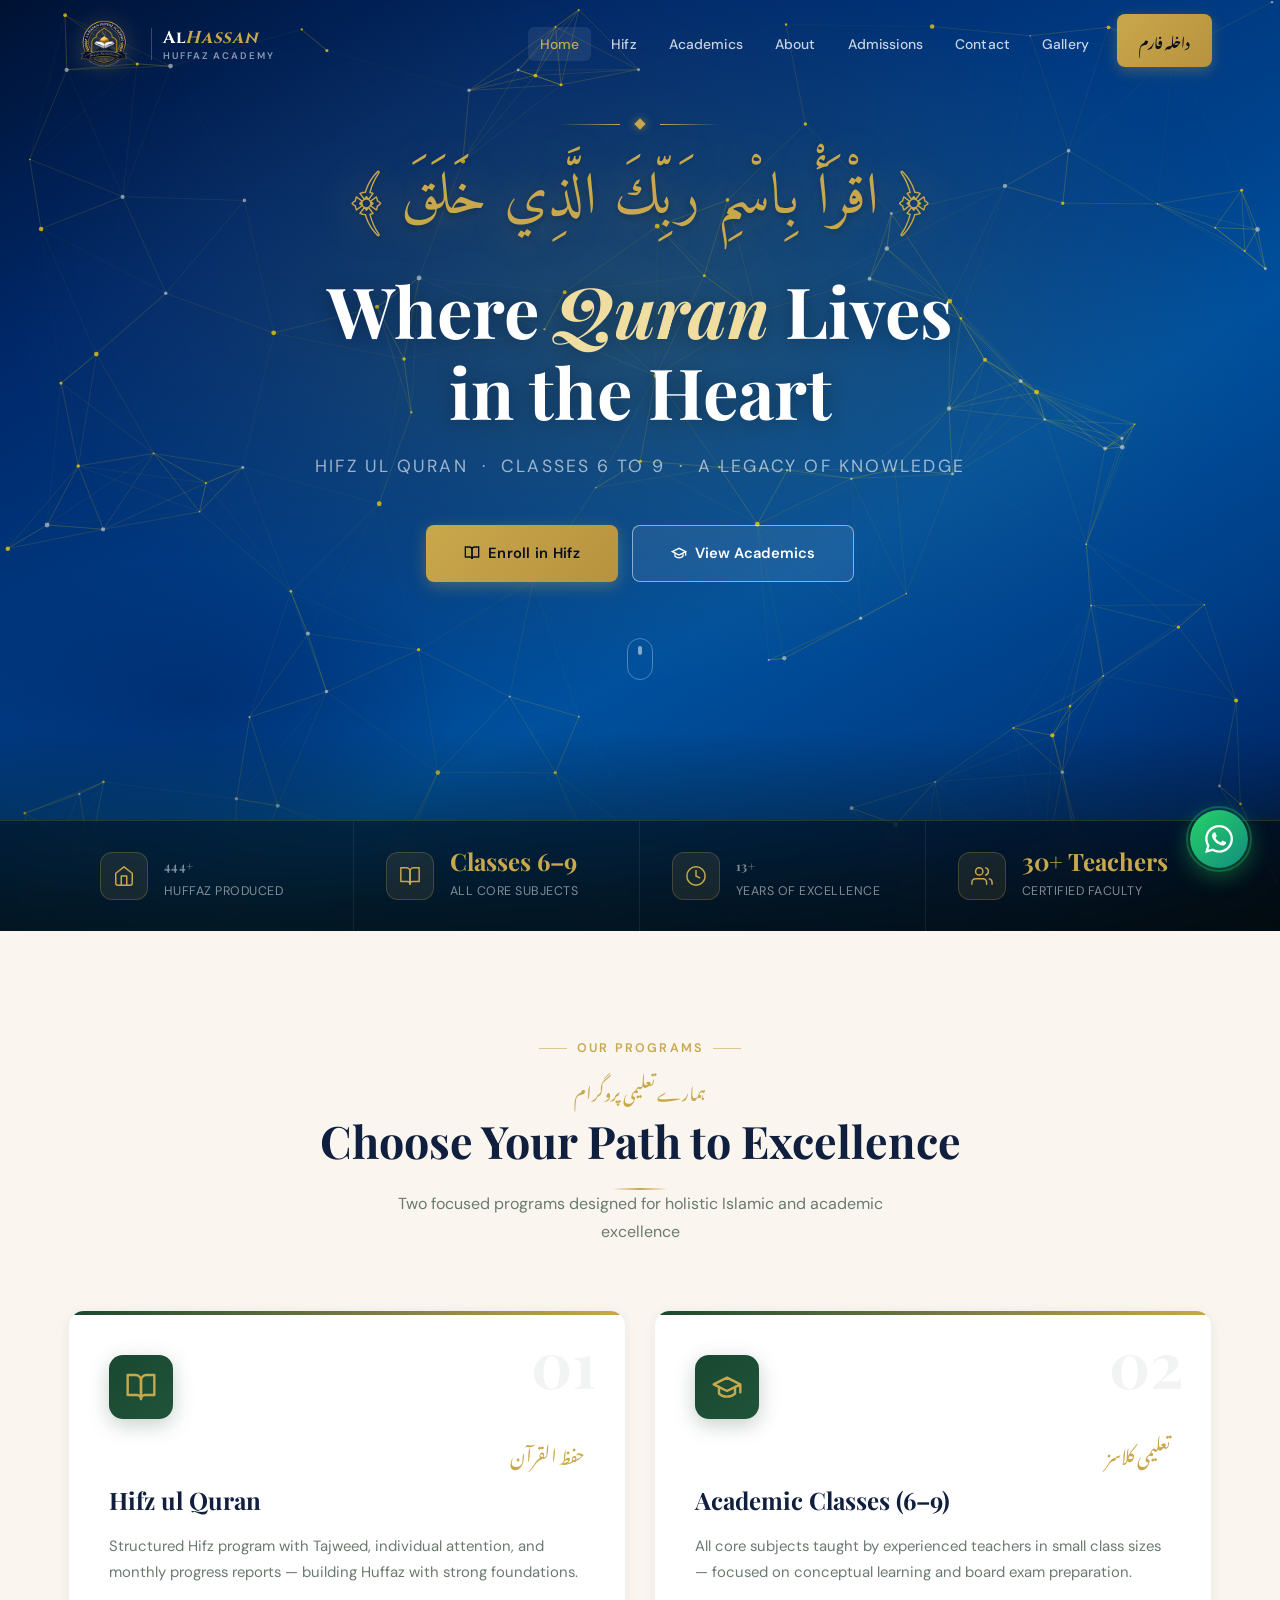
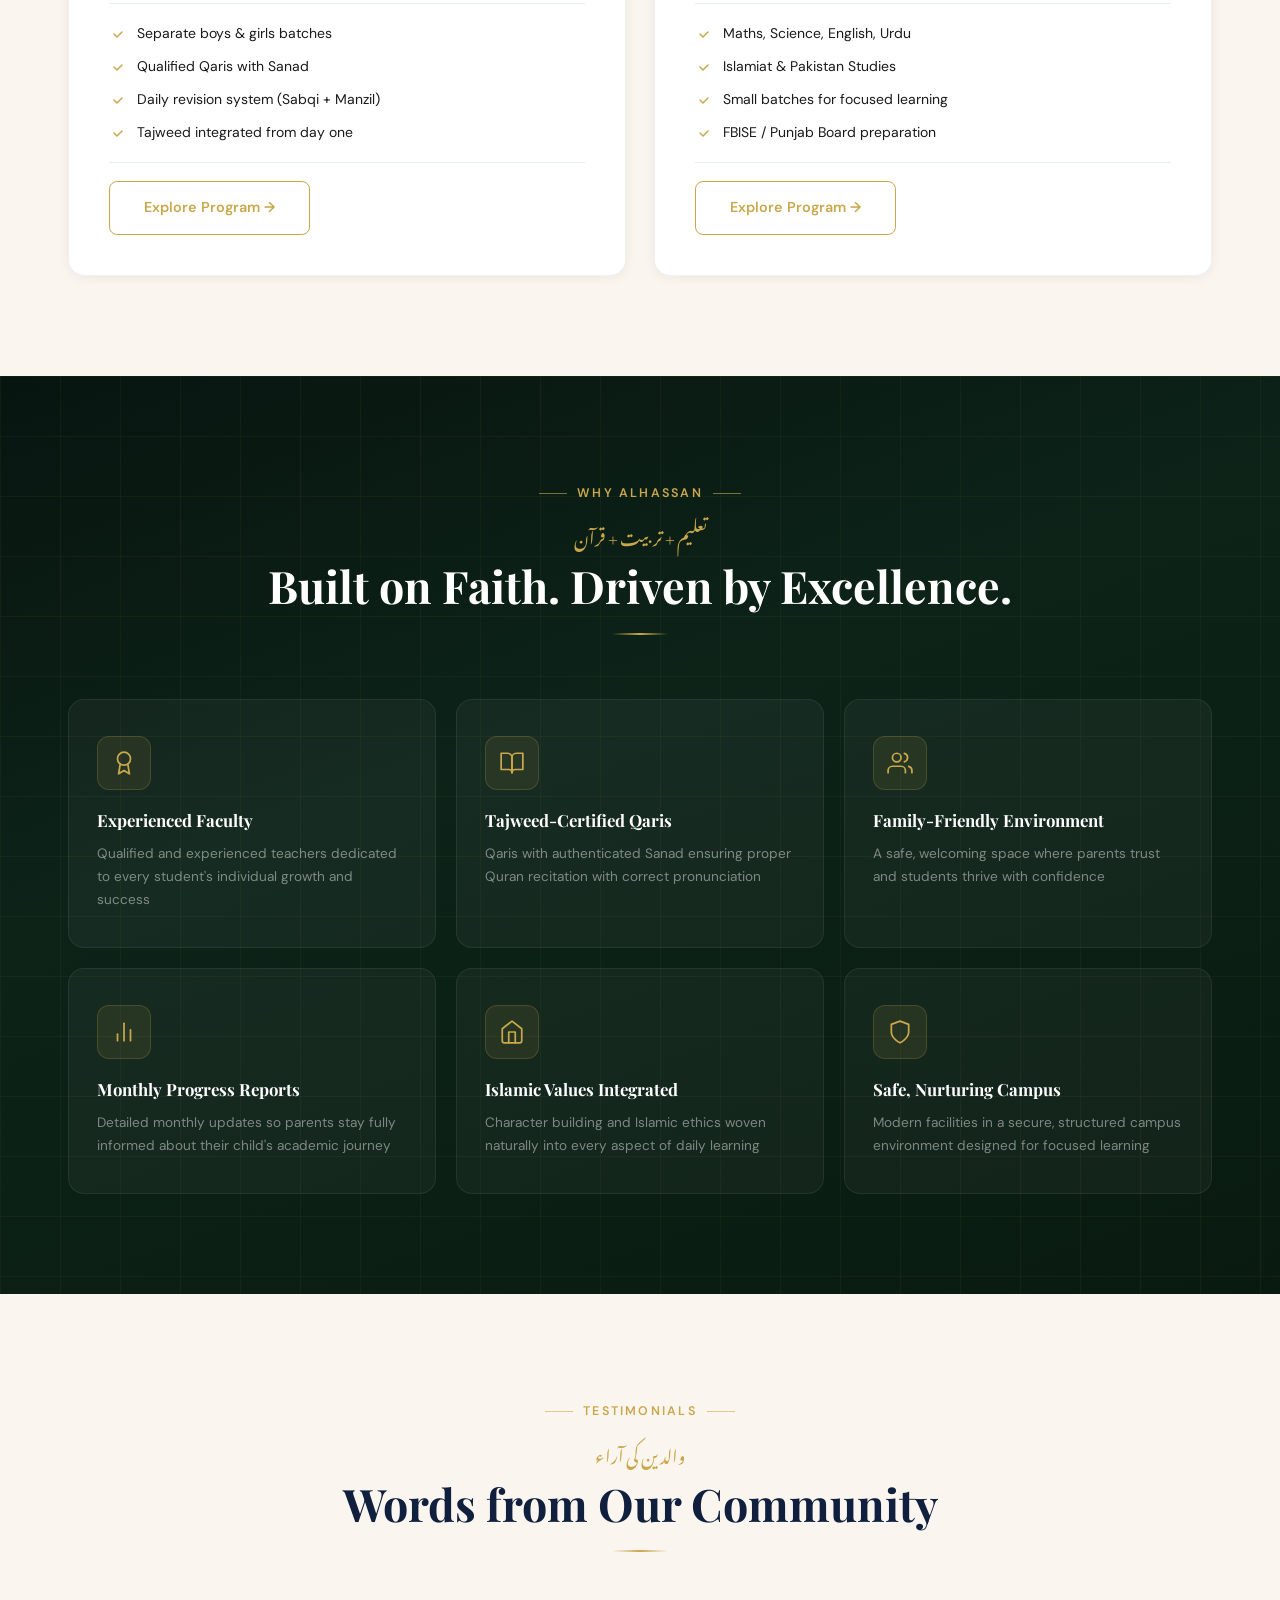
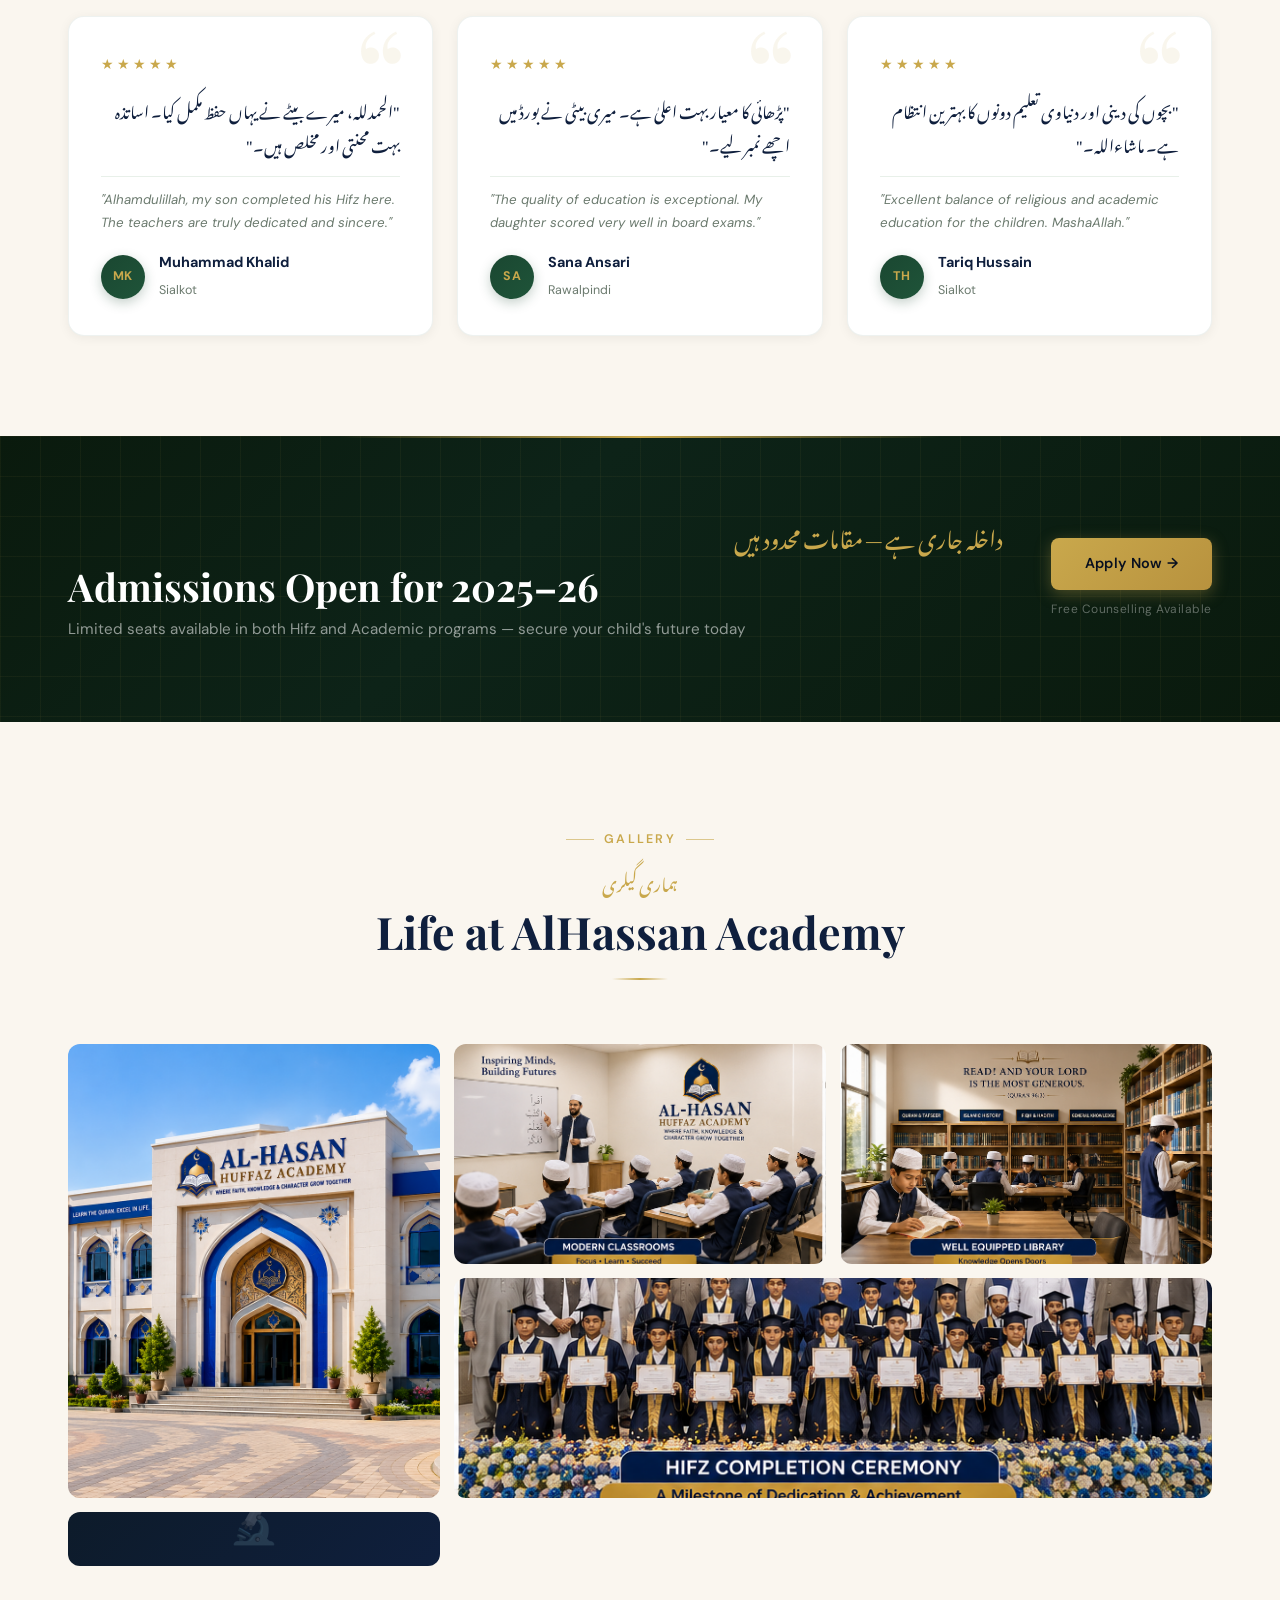
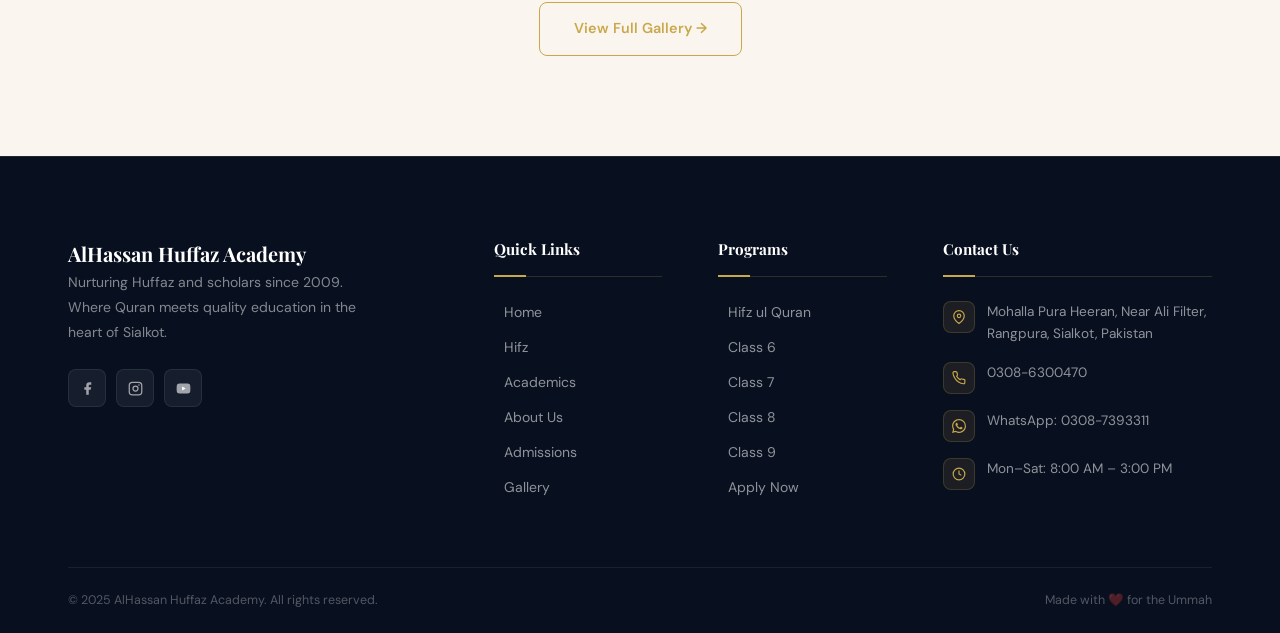
<file: index.html>
﻿<!DOCTYPE html>
<html lang="en">
<head>
  <meta charset="UTF-8" />
  <meta name="viewport" content="width=device-width, initial-scale=1.0" />
  <title>AlHassan Huffaz Academy — Sialkot</title>
  <meta name="description" content="Premium Islamic Hifz ul Quran academy and academic classes 6-9 in Sialkot, Pakistan." />
  <link rel="icon" type="image/svg+xml" href="favicon.svg" />
  <link rel="preconnect" href="https://fonts.googleapis.com" />
  <link rel="preconnect" href="https://fonts.gstatic.com" crossorigin />
    <link rel="stylesheet" href="css/style.css" />
  <link rel="stylesheet" href="css/home.css" />
   <meta name="google-site-verification" content="WZq-mH2JMfdPVjQZYW7bT-NGQrIgD4-rPena7qSEA7g" />
  <meta property="og:type"        content="website" />
  <meta property="og:locale"      content="ur_PK" />
  <meta property="og:site_name"   content="AlHassan Huffaz Academy" />
  <meta property="og:title"       content="AlHassan Huffaz Academy — Sialkot | Hifz ul Quran & Classes 6-9" />
  <meta property="og:description" content="Premium Islamic school in Sialkot offering Hifz ul Quran and academic classes 6–9. 500+ Huffaz produced over 15+ years of excellence." />
  <meta property="og:url"         content="https://alhassanacademy.pk/" />
  <meta name="twitter:card"        content="summary" />
  <meta name="twitter:title"       content="AlHassan Huffaz Academy — Sialkot | Hifz ul Quran & Classes 6-9" />
  <meta name="twitter:description" content="Premium Islamic school in Sialkot offering Hifz ul Quran and academic classes 6–9. 500+ Huffaz produced over 15+ years of excellence." 
</head>
<body>

  <!-- ======= NAVBAR ======= -->
  <nav class="navbar transparent">
    <div class="container">
      <a href="index.html" class="nav-logo">
        <img src="assets/images/logo.png" class="logo-img" alt="AlHassan Huffaz Academy Logo" />
        <div class="logo-text">
          <span class="logo-main">Al<em>Hassan</em></span>
          <span class="logo-sub">Huffaz Academy</span>
        </div>
      </a>

      <ul class="nav-links">
        <li><a href="index.html" class="active">Home</a></li>
        <li><a href="hifz.html">Hifz</a></li>
        <li><a href="academics.html">Academics</a></li>
        <li><a href="about.html">About</a></li>
        <li><a href="admissions.html">Admissions</a></li>
        <li><a href="contact.html">Contact</a></li>
        <li><a href="gallery.html">Gallery</a></li>
        <li><a href="admissions.html" class="nav-cta">داخلہ فارم</a></li>
      </ul>

      <button class="hamburger" aria-label="Open menu">
        <span></span><span></span><span></span>
      </button>
    </div>
  </nav>

  <!-- Mobile Drawer -->
  <div class="nav-overlay"></div>
  <nav class="nav-drawer">
    <a href="index.html">Home</a>
    <a href="hifz.html">Hifz Program</a>
    <a href="academics.html">Academics</a>
    <a href="about.html">About</a>
    <a href="admissions.html">Admissions</a>
    <a href="contact.html">Contact</a>
    <a href="gallery.html">Gallery</a>
    <a href="admissions.html" class="btn btn-gold">داخلہ فارم — Apply Now</a>
  </nav>

  <!-- ======= MAIN ======= -->
  <main>

    <!-- ===== HERO ===== -->
    <section class="hero">
      <canvas id="heroCanvas" class="hero-canvas"></canvas>
      <div class="container hero-inner">

        <div class="hero-ornament">
          <div class="hero-ornament-line"></div>
          <div class="hero-ornament-diamond"></div>
          <div class="hero-ornament-line right"></div>
        </div>

        <div class="hero-arabic" lang="ar">﴿ اقْرَأْ بِاسْمِ رَبِّكَ الَّذِي خَلَقَ ﴾</div>

        <h1 class="hero-title">Where <em>Quran</em> Lives<br>in the Heart</h1>

        <p class="hero-sub">Hifz ul Quran &nbsp;·&nbsp; Classes 6 to 9 &nbsp;·&nbsp; A Legacy of Knowledge</p>

        <div class="hero-btns">
          <a href="hifz.html" class="btn btn-gold">
            <svg width="16" height="16" viewBox="0 0 24 24" fill="none" stroke="currentColor" stroke-width="2"><path d="M2 3h6a4 4 0 0 1 4 4v14a3 3 0 0 0-3-3H2z"/><path d="M22 3h-6a4 4 0 0 0-4 4v14a3 3 0 0 1 3-3h7z"/></svg>
            Enroll in Hifz
          </a>
          <a href="academics.html" class="btn btn-outline-white">
            <svg width="16" height="16" viewBox="0 0 24 24" fill="none" stroke="currentColor" stroke-width="2"><path d="M22 10v6M2 10l10-5 10 5-10 5z"/><path d="M6 12v5c3 3 9 3 12 0v-5"/></svg>
            View Academics
          </a>
        </div>

        <div class="hero-scroll">
          <span></span>
        </div>
      </div>

      <!-- Stats Bar -->
      <div class="stats-bar">
        <div class="container">
          <div class="stats-grid">
            <div class="stat-item">
              <div class="stat-icon-wrap">
                <svg width="22" height="22" viewBox="0 0 24 24" fill="none" stroke="#C9A84C" stroke-width="1.6" stroke-linecap="round" stroke-linejoin="round">
                  <path d="M3 9l9-7 9 7v11a2 2 0 0 1-2 2H5a2 2 0 0 1-2-2z"/>
                  <polyline points="9 22 9 12 15 12 15 22"/>
                </svg>
              </div>
              <div>
                <strong><span class="counter" data-target="500" data-suffix="+">500+</span></strong>
                <span>Huffaz Produced</span>
              </div>
            </div>
            <div class="stat-item">
              <div class="stat-icon-wrap">
                <svg width="22" height="22" viewBox="0 0 24 24" fill="none" stroke="#C9A84C" stroke-width="1.6" stroke-linecap="round" stroke-linejoin="round">
                  <path d="M2 3h6a4 4 0 0 1 4 4v14a3 3 0 0 0-3-3H2z"/>
                  <path d="M22 3h-6a4 4 0 0 0-4 4v14a3 3 0 0 1 3-3h7z"/>
                </svg>
              </div>
              <div>
                <strong>Classes 6–9</strong>
                <span>All Core Subjects</span>
              </div>
            </div>
            <div class="stat-item">
              <div class="stat-icon-wrap">
                <svg width="22" height="22" viewBox="0 0 24 24" fill="none" stroke="#C9A84C" stroke-width="1.6" stroke-linecap="round" stroke-linejoin="round">
                  <circle cx="12" cy="12" r="10"/>
                  <polyline points="12 6 12 12 16 14"/>
                </svg>
              </div>
              <div>
                <strong><span class="counter" data-target="15" data-suffix="+">15+</span></strong>
                <span>Years of Excellence</span>
              </div>
            </div>
            <div class="stat-item">
              <div class="stat-icon-wrap">
                <svg width="22" height="22" viewBox="0 0 24 24" fill="none" stroke="#C9A84C" stroke-width="1.6" stroke-linecap="round" stroke-linejoin="round">
                  <path d="M17 21v-2a4 4 0 0 0-4-4H5a4 4 0 0 0-4 4v2"/>
                  <circle cx="9" cy="7" r="4"/>
                  <path d="M23 21v-2a4 4 0 0 0-3-3.87"/>
                  <path d="M16 3.13a4 4 0 0 1 0 7.75"/>
                </svg>
              </div>
              <div>
                <strong>30+ Teachers</strong>
                <span>Certified Faculty</span>
              </div>
            </div>
          </div>
        </div>
      </div>
    </section>

    <!-- ===== PROGRAMS ===== -->
    <section class="section" id="programs">
      <div class="container">
        <div class="section-heading reveal">
          <div class="eyebrow">Our Programs</div>
          <span class="urdu-sub" lang="ur">ہمارے تعلیمی پروگرام</span>
          <h2>Choose Your Path to Excellence</h2>
          <div class="gold-rule"></div>
          <p>Two focused programs designed for holistic Islamic and academic excellence</p>
        </div>

        <div class="programs-grid">
          <div class="program-card reveal">
            <div class="program-card-num">01</div>
            <div class="program-card-icon">
              <svg viewBox="0 0 24 24"><path d="M2 3h6a4 4 0 0 1 4 4v14a3 3 0 0 0-3-3H2z"/><path d="M22 3h-6a4 4 0 0 0-4 4v14a3 3 0 0 1 3-3h7z"/></svg>
            </div>
            <div class="program-card-badge">حفظ القرآن</div>
            <h3>Hifz ul Quran</h3>
            <p>Structured Hifz program with Tajweed, individual attention, and monthly progress reports — building Huffaz with strong foundations.</p>
            <ul class="program-features">
              <li>Separate boys & girls batches</li>
              <li>Qualified Qaris with Sanad</li>
              <li>Daily revision system (Sabqi + Manzil)</li>
              <li>Tajweed integrated from day one</li>
            </ul>
            <a href="hifz.html" class="btn btn-outline-gold">Explore Program →</a>
          </div>

          <div class="program-card reveal">
            <div class="program-card-num">02</div>
            <div class="program-card-icon">
              <svg viewBox="0 0 24 24"><path d="M22 10v6M2 10l10-5 10 5-10 5z"/><path d="M6 12v5c3 3 9 3 12 0v-5"/></svg>
            </div>
            <div class="program-card-badge">تعلیمی کلاسز</div>
            <h3>Academic Classes (6–9)</h3>
            <p>All core subjects taught by experienced teachers in small class sizes — focused on conceptual learning and board exam preparation.</p>
            <ul class="program-features">
              <li>Maths, Science, English, Urdu</li>
              <li>Islamiat & Pakistan Studies</li>
              <li>Small batches for focused learning</li>
              <li>FBISE / Punjab Board preparation</li>
            </ul>
            <a href="academics.html" class="btn btn-outline-gold">Explore Program →</a>
          </div>
        </div>
      </div>
    </section>

    <!-- ===== WHY CHOOSE US ===== -->
    <section class="section why-section" id="why-us">
      <div class="container">
        <div class="section-heading reveal">
          <div class="eyebrow">Why AlHassan</div>
          <span class="urdu-sub" lang="ur">تعلیم + تربیت + قرآن</span>
          <h2>Built on Faith. Driven by Excellence.</h2>
          <div class="gold-rule"></div>
        </div>

        <div class="features-grid">
          <div class="feature-box reveal">
            <div class="feature-icon-wrap">
              <svg width="26" height="26" viewBox="0 0 24 24" fill="none" stroke="#C9A84C" stroke-width="1.6" stroke-linecap="round" stroke-linejoin="round"><circle cx="12" cy="8" r="6"/><path d="M15.477 12.89L17 22l-5-3-5 3 1.523-9.11"/></svg>
            </div>
            <h4>Experienced Faculty</h4>
            <p>Qualified and experienced teachers dedicated to every student's individual growth and success</p>
          </div>
          <div class="feature-box reveal">
            <div class="feature-icon-wrap">
              <svg width="26" height="26" viewBox="0 0 24 24" fill="none" stroke="#C9A84C" stroke-width="1.6" stroke-linecap="round" stroke-linejoin="round"><path d="M2 3h6a4 4 0 0 1 4 4v14a3 3 0 0 0-3-3H2z"/><path d="M22 3h-6a4 4 0 0 0-4 4v14a3 3 0 0 1 3-3h7z"/></svg>
            </div>
            <h4>Tajweed-Certified Qaris</h4>
            <p>Qaris with authenticated Sanad ensuring proper Quran recitation with correct pronunciation</p>
          </div>
          <div class="feature-box reveal">
            <div class="feature-icon-wrap">
              <svg width="26" height="26" viewBox="0 0 24 24" fill="none" stroke="#C9A84C" stroke-width="1.6" stroke-linecap="round" stroke-linejoin="round"><path d="M17 21v-2a4 4 0 0 0-4-4H5a4 4 0 0 0-4 4v2"/><circle cx="9" cy="7" r="4"/><path d="M23 21v-2a4 4 0 0 0-3-3.87"/><path d="M16 3.13a4 4 0 0 1 0 7.75"/></svg>
            </div>
            <h4>Family-Friendly Environment</h4>
            <p>A safe, welcoming space where parents trust and students thrive with confidence</p>
          </div>
          <div class="feature-box reveal">
            <div class="feature-icon-wrap">
              <svg width="26" height="26" viewBox="0 0 24 24" fill="none" stroke="#C9A84C" stroke-width="1.6" stroke-linecap="round" stroke-linejoin="round"><line x1="18" y1="20" x2="18" y2="10"/><line x1="12" y1="20" x2="12" y2="4"/><line x1="6" y1="20" x2="6" y2="14"/></svg>
            </div>
            <h4>Monthly Progress Reports</h4>
            <p>Detailed monthly updates so parents stay fully informed about their child's academic journey</p>
          </div>
          <div class="feature-box reveal">
            <div class="feature-icon-wrap">
              <svg width="26" height="26" viewBox="0 0 24 24" fill="none" stroke="#C9A84C" stroke-width="1.6" stroke-linecap="round" stroke-linejoin="round"><path d="M3 9l9-7 9 7v11a2 2 0 0 1-2 2H5a2 2 0 0 1-2-2z"/><polyline points="9 22 9 12 15 12 15 22"/></svg>
            </div>
            <h4>Islamic Values Integrated</h4>
            <p>Character building and Islamic ethics woven naturally into every aspect of daily learning</p>
          </div>
          <div class="feature-box reveal">
            <div class="feature-icon-wrap">
              <svg width="26" height="26" viewBox="0 0 24 24" fill="none" stroke="#C9A84C" stroke-width="1.6" stroke-linecap="round" stroke-linejoin="round"><path d="M12 22s8-4 8-10V5l-8-3-8 3v7c0 6 8 10 8 10z"/></svg>
            </div>
            <h4>Safe, Nurturing Campus</h4>
            <p>Modern facilities in a secure, structured campus environment designed for focused learning</p>
          </div>
        </div>
      </div>
    </section>

    <!-- ===== TESTIMONIALS ===== -->
    <section class="section" id="testimonials">
      <div class="container">
        <div class="section-heading reveal">
          <div class="eyebrow">Testimonials</div>
          <span class="urdu-sub" lang="ur">والدین کی آراء</span>
          <h2>Words from Our Community</h2>
          <div class="gold-rule"></div>
        </div>

        <div class="testimonials-grid">
          <div class="testimonial-card reveal">
            <div class="stars">
              <span>★</span><span>★</span><span>★</span><span>★</span><span>★</span>
            </div>
            <blockquote class="testimonial-urdu" lang="ur">
              "الحمدللہ، میرے بیٹے نے یہاں حفظ مکمل کیا۔ اساتذہ بہت محنتی اور مخلص ہیں۔"
            </blockquote>
            <p class="testimonial-en">"Alhamdulillah, my son completed his Hifz here. The teachers are truly dedicated and sincere."</p>
            <div class="testimonial-author">
              <div class="author-avatar">MK</div>
              <div>
                <strong>Muhammad Khalid</strong>
                <span>Sialkot</span>
              </div>
            </div>
          </div>

          <div class="testimonial-card reveal">
            <div class="stars">
              <span>★</span><span>★</span><span>★</span><span>★</span><span>★</span>
            </div>
            <blockquote class="testimonial-urdu" lang="ur">
              "پڑھائی کا معیار بہت اعلیٰ ہے۔ میری بیٹی نے بورڈ میں اچھے نمبر لیے۔"
            </blockquote>
            <p class="testimonial-en">"The quality of education is exceptional. My daughter scored very well in board exams."</p>
            <div class="testimonial-author">
              <div class="author-avatar">SA</div>
              <div>
                <strong>Sana Ansari</strong>
                <span>Rawalpindi</span>
              </div>
            </div>
          </div>

          <div class="testimonial-card reveal">
            <div class="stars">
              <span>★</span><span>★</span><span>★</span><span>★</span><span>★</span>
            </div>
            <blockquote class="testimonial-urdu" lang="ur">
              "بچوں کی دینی اور دنیاوی تعلیم دونوں کا بہترین انتظام ہے۔ ماشاءاللہ۔"
            </blockquote>
            <p class="testimonial-en">"Excellent balance of religious and academic education for the children. MashaAllah."</p>
            <div class="testimonial-author">
              <div class="author-avatar">TH</div>
              <div>
                <strong>Tariq Hussain</strong>
                <span>Sialkot</span>
              </div>
            </div>
          </div>
        </div>
      </div>
    </section>

    <!-- ===== ADMISSION CTA ===== -->
    <section class="cta-banner reveal">
      <div class="container">
        <div class="cta-banner-inner">
          <div>
            <span class="cta-urdu" lang="ur">داخلہ جاری ہے — مقامات محدود ہیں</span>
            <h2>Admissions Open for 2025–26</h2>
            <p>Limited seats available in both Hifz and Academic programs — secure your child's future today</p>
          </div>
          <div class="cta-btn-wrap">
            <a href="admissions.html" class="btn btn-gold">Apply Now →</a>
            <span class="cta-note">Free Counselling Available</span>
          </div>
        </div>
      </div>
    </section>

    <!-- ===== GALLERY PREVIEW ===== -->
    <section class="section" id="gallery-preview">
      <div class="container">
        <div class="section-heading reveal">
          <div class="eyebrow">Gallery</div>
          <span class="urdu-sub" lang="ur">ہماری گیلری</span>
          <h2>Life at AlHassan Academy</h2>
          <div class="gold-rule"></div>
        </div>

        <div class="gallery-grid reveal">
          <div class="gallery-item gallery-tall">
            <img src="assets/images/building%20picture.png" alt="AlHassan Huffaz Academy Campus" style="position:absolute;inset:0;width:100%;height:100%;object-fit:cover;" />
            <span class="gallery-label">Campus</span>
          </div>
          <div class="gallery-item">
            <img src="assets/images/classroom.png" alt="Classroom" style="position:absolute;inset:0;width:100%;height:100%;object-fit:cover;" />
            <span class="gallery-label">Academics</span>
          </div>
          <div class="gallery-item">
            <img src="assets/images/library.png" alt="Library" style="position:absolute;inset:0;width:100%;height:100%;object-fit:cover;" />
            <span class="gallery-label">Library</span>
          </div>
          <div class="gallery-item gallery-wide">
            <img src="assets/images/completion%20ceremony.png" alt="Hifz Completion Ceremony" style="position:absolute;inset:0;width:100%;height:100%;object-fit:cover;" />
            <span class="gallery-label">Events</span>
          </div>
          <div class="gallery-item" style="background: linear-gradient(135deg,#0d1b2a,#0F1F3D);">
            <div class="gallery-placeholder"><div class="icon">🔬</div>Science Lab</div>
            <span class="gallery-label">Science</span>
          </div>
        </div>

        <div class="gallery-cta reveal">
          <a href="gallery.html" class="btn btn-outline-gold">View Full Gallery →</a>
        </div>
      </div>
    </section>

  </main>

  <!-- ======= FOOTER ======= -->
  <footer class="footer">
    <div class="container">
      <div class="footer-grid">

        <div class="footer-col footer-brand">
          <span class="brand-name">AlHassan Huffaz Academy</span>
          <p class="footer-tagline">Nurturing Huffaz and scholars since 2009. Where Quran meets quality education in the heart of Sialkot.</p>
          <div class="footer-social">
            <a href="https://www.facebook.com/people/Al-Hassan-Huffaz-Academy/61590658380614/" aria-label="Facebook">
              <svg width="15" height="15" viewBox="0 0 24 24" fill="currentColor"><path d="M18 2h-3a5 5 0 0 0-5 5v3H7v4h3v8h4v-8h3l1-4h-4V7a1 1 0 0 1 1-1h3z"/></svg>
            </a>
            <a href="#" aria-label="Instagram">
              <svg width="15" height="15" viewBox="0 0 24 24" fill="none" stroke="currentColor" stroke-width="2"><rect x="2" y="2" width="20" height="20" rx="5"/><circle cx="12" cy="12" r="4"/><circle cx="17.5" cy="6.5" r="1.2" fill="currentColor" stroke="none"/></svg>
            </a>
            <a href="#" aria-label="YouTube">
              <svg width="15" height="15" viewBox="0 0 24 24" fill="currentColor"><path d="M22.54 6.42a2.78 2.78 0 0 0-1.95-1.96C18.88 4 12 4 12 4s-6.88 0-8.59.46A2.78 2.78 0 0 0 1.46 6.42 29 29 0 0 0 1 12a29 29 0 0 0 .46 5.58 2.78 2.78 0 0 0 1.95 1.96C5.12 20 12 20 12 20s6.88 0 8.59-.46a2.78 2.78 0 0 0 1.96-1.96A29 29 0 0 0 23 12a29 29 0 0 0-.46-5.58z"/><polygon points="9.75 15.02 15.5 12 9.75 8.98 9.75 15.02" fill="white"/></svg>
            </a>
          </div>
        </div>

        <div class="footer-col">
          <h4>Quick Links</h4>
          <ul>
            <li><a href="index.html">Home</a></li>
            <li><a href="hifz.html">Hifz</a></li>
            <li><a href="academics.html">Academics</a></li>
            <li><a href="about.html">About Us</a></li>
            <li><a href="admissions.html">Admissions</a></li>
            <li><a href="gallery.html">Gallery</a></li>
          </ul>
        </div>

        <div class="footer-col">
          <h4>Programs</h4>
          <ul>
            <li><a href="hifz.html">Hifz ul Quran</a></li>
            <li><a href="academics.html">Class 6</a></li>
            <li><a href="academics.html">Class 7</a></li>
            <li><a href="academics.html">Class 8</a></li>
            <li><a href="academics.html">Class 9</a></li>
            <li><a href="admissions.html">Apply Now</a></li>
          </ul>
        </div>

        <div class="footer-col">
          <h4>Contact Us</h4>
          <div class="footer-contact-item">
            <div class="icon">
              <svg width="14" height="14" viewBox="0 0 24 24" fill="none" stroke="currentColor" stroke-width="2"><path d="M21 10c0 7-9 13-9 13s-9-6-9-13a9 9 0 0 1 18 0z"/><circle cx="12" cy="10" r="3"/></svg>
            </div>
            <span>Mohalla Pura Heeran, Near Ali Filter, Rangpura, Sialkot, Pakistan</span>
          </div>
          <div class="footer-contact-item">
            <div class="icon">
              <svg width="14" height="14" viewBox="0 0 24 24" fill="none" stroke="currentColor" stroke-width="2"><path d="M22 16.92v3a2 2 0 0 1-2.18 2 19.79 19.79 0 0 1-8.63-3.07A19.5 19.5 0 0 1 4.69 12 19.79 19.79 0 0 1 1.61 3.35 2 2 0 0 1 3.6 1.16h3a2 2 0 0 1 2 1.72c.127.96.361 1.903.7 2.81a2 2 0 0 1-.45 2.11L7.91 8.96a16 16 0 0 0 6 6l.92-.92a2 2 0 0 1 2.11-.45c.907.339 1.85.573 2.81.7A2 2 0 0 1 22 16.92z"/></svg>
            </div>
            <a href="tel:+923086300470">0308-6300470</a>
          </div>
          <div class="footer-contact-item">
            <div class="icon">
              <svg width="14" height="14" viewBox="0 0 24 24" fill="currentColor"><path d="M17.472 14.382c-.297-.149-1.758-.867-2.03-.967-.273-.099-.471-.148-.67.15-.197.297-.767.966-.94 1.164-.173.199-.347.223-.644.075-.297-.15-1.255-.463-2.39-1.475-.883-.788-1.48-1.761-1.653-2.059-.173-.297-.018-.458.13-.606.134-.133.298-.347.446-.52.149-.174.198-.298.298-.497.099-.198.05-.371-.025-.52-.075-.149-.669-1.612-.916-2.207-.242-.579-.487-.5-.669-.51-.173-.008-.371-.01-.57-.01-.198 0-.52.074-.792.372-.272.297-1.04 1.016-1.04 2.479 0 1.462 1.065 2.875 1.213 3.074.149.198 2.096 3.2 5.077 4.487.709.306 1.262.489 1.694.625.712.227 1.36.195 1.871.118.571-.085 1.758-.719 2.006-1.413.248-.694.248-1.289.173-1.413-.074-.124-.272-.198-.57-.347m-5.421 7.403h-.004a9.87 9.87 0 0 1-5.031-1.378l-.361-.214-3.741.982.998-3.648-.235-.374a9.86 9.86 0 0 1-1.51-5.26c.001-5.45 4.436-9.884 9.888-9.884 2.64 0 5.122 1.03 6.988 2.898a9.825 9.825 0 0 1 2.893 6.994c-.003 5.45-4.437 9.884-9.885 9.884m8.413-18.297A11.815 11.815 0 0 0 12.05 0C5.495 0 .16 5.335.157 11.892c0 2.096.547 4.142 1.588 5.945L.057 24l6.305-1.654a11.882 11.882 0 0 0 5.683 1.448h.005c6.554 0 11.89-5.335 11.893-11.893a11.821 11.821 0 0 0-3.48-8.413z"/></svg>
            </div>
            <a href="https://wa.me/923087393311" target="_blank" rel="noopener">WhatsApp: 0308-7393311</a>
          </div>
          <div class="footer-contact-item">
            <div class="icon">
              <svg width="14" height="14" viewBox="0 0 24 24" fill="none" stroke="currentColor" stroke-width="2"><circle cx="12" cy="12" r="10"/><polyline points="12 6 12 12 16 14"/></svg>
            </div>
            <span>Mon–Sat: 8:00 AM – 3:00 PM</span>
          </div>
        </div>
      </div>

      <div class="footer-bottom">
        <span>© 2025 AlHassan Huffaz Academy. All rights reserved.</span>
        <span>Made with ❤️ for the Ummah</span>
      </div>
    </div>
  </footer>

  <!-- WhatsApp FAB -->
  <a href="https://wa.me/923017393311" class="whatsapp-fab" target="_blank" rel="noopener" aria-label="Chat on WhatsApp">
    <svg viewBox="0 0 24 24" xmlns="http://www.w3.org/2000/svg">
      <path d="M17.472 14.382c-.297-.149-1.758-.867-2.03-.967-.273-.099-.471-.148-.67.15-.197.297-.767.966-.94 1.164-.173.199-.347.223-.644.075-.297-.15-1.255-.463-2.39-1.475-.883-.788-1.48-1.761-1.653-2.059-.173-.297-.018-.458.13-.606.134-.133.298-.347.446-.52.149-.174.198-.298.298-.497.099-.198.05-.371-.025-.52-.075-.149-.669-1.612-.916-2.207-.242-.579-.487-.5-.669-.51-.173-.008-.371-.01-.57-.01-.198 0-.52.074-.792.372-.272.297-1.04 1.016-1.04 2.479 0 1.462 1.065 2.875 1.213 3.074.149.198 2.096 3.2 5.077 4.487.709.306 1.262.489 1.694.625.712.227 1.36.195 1.871.118.571-.085 1.758-.719 2.006-1.413.248-.694.248-1.289.173-1.413-.074-.124-.272-.198-.57-.347m-5.421 7.403h-.004a9.87 9.87 0 01-5.031-1.378l-.361-.214-3.741.982.998-3.648-.235-.374a9.86 9.86 0 01-1.51-5.26c.001-5.45 4.436-9.884 9.888-9.884 2.64 0 5.122 1.03 6.988 2.898a9.825 9.825 0 012.893 6.994c-.003 5.45-4.437 9.884-9.885 9.884m8.413-18.297A11.815 11.815 0 0012.05 0C5.495 0 .16 5.335.157 11.892c0 2.096.547 4.142 1.588 5.945L.057 24l6.305-1.654a11.882 11.882 0 005.683 1.448h.005c6.554 0 11.89-5.335 11.893-11.893a11.821 11.821 0 00-3.48-8.413z"/>
    </svg>
  </a>

  <script src="js/main.js"></script>
</body>
</html>
</file>
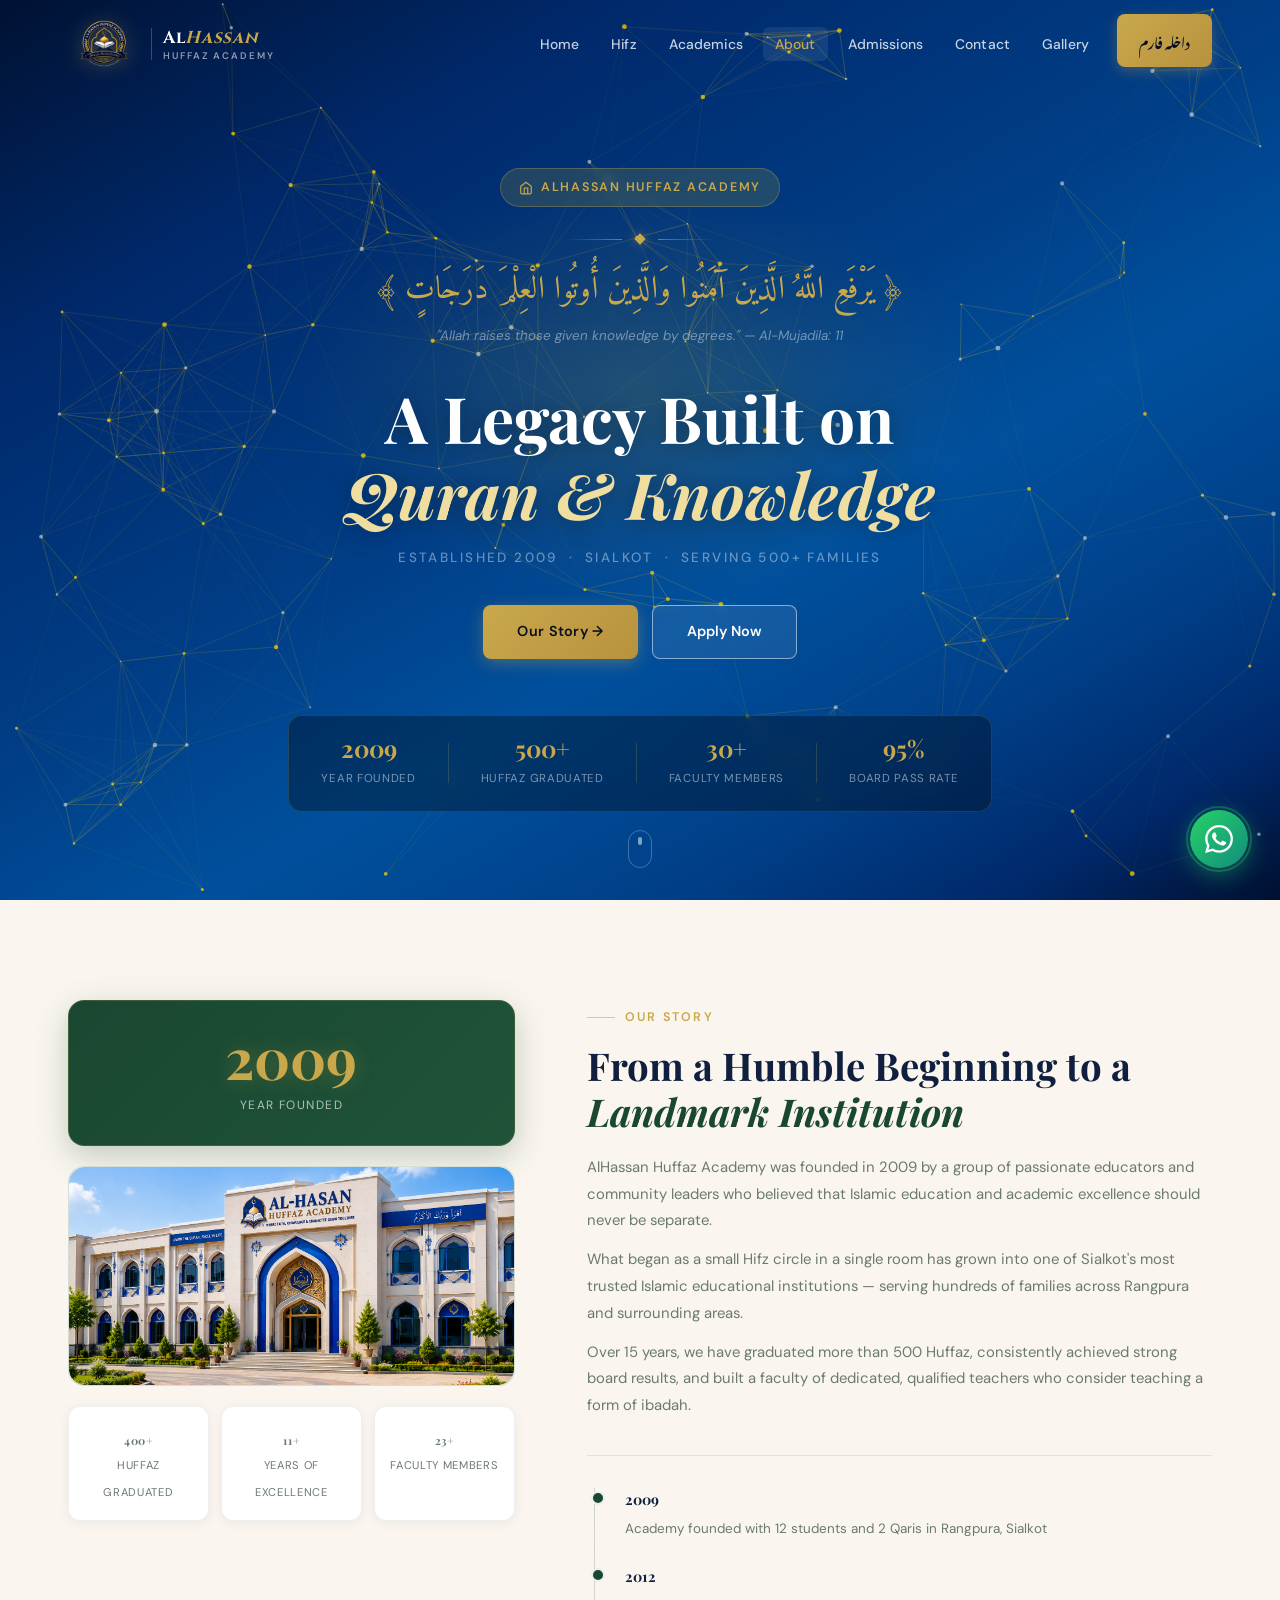
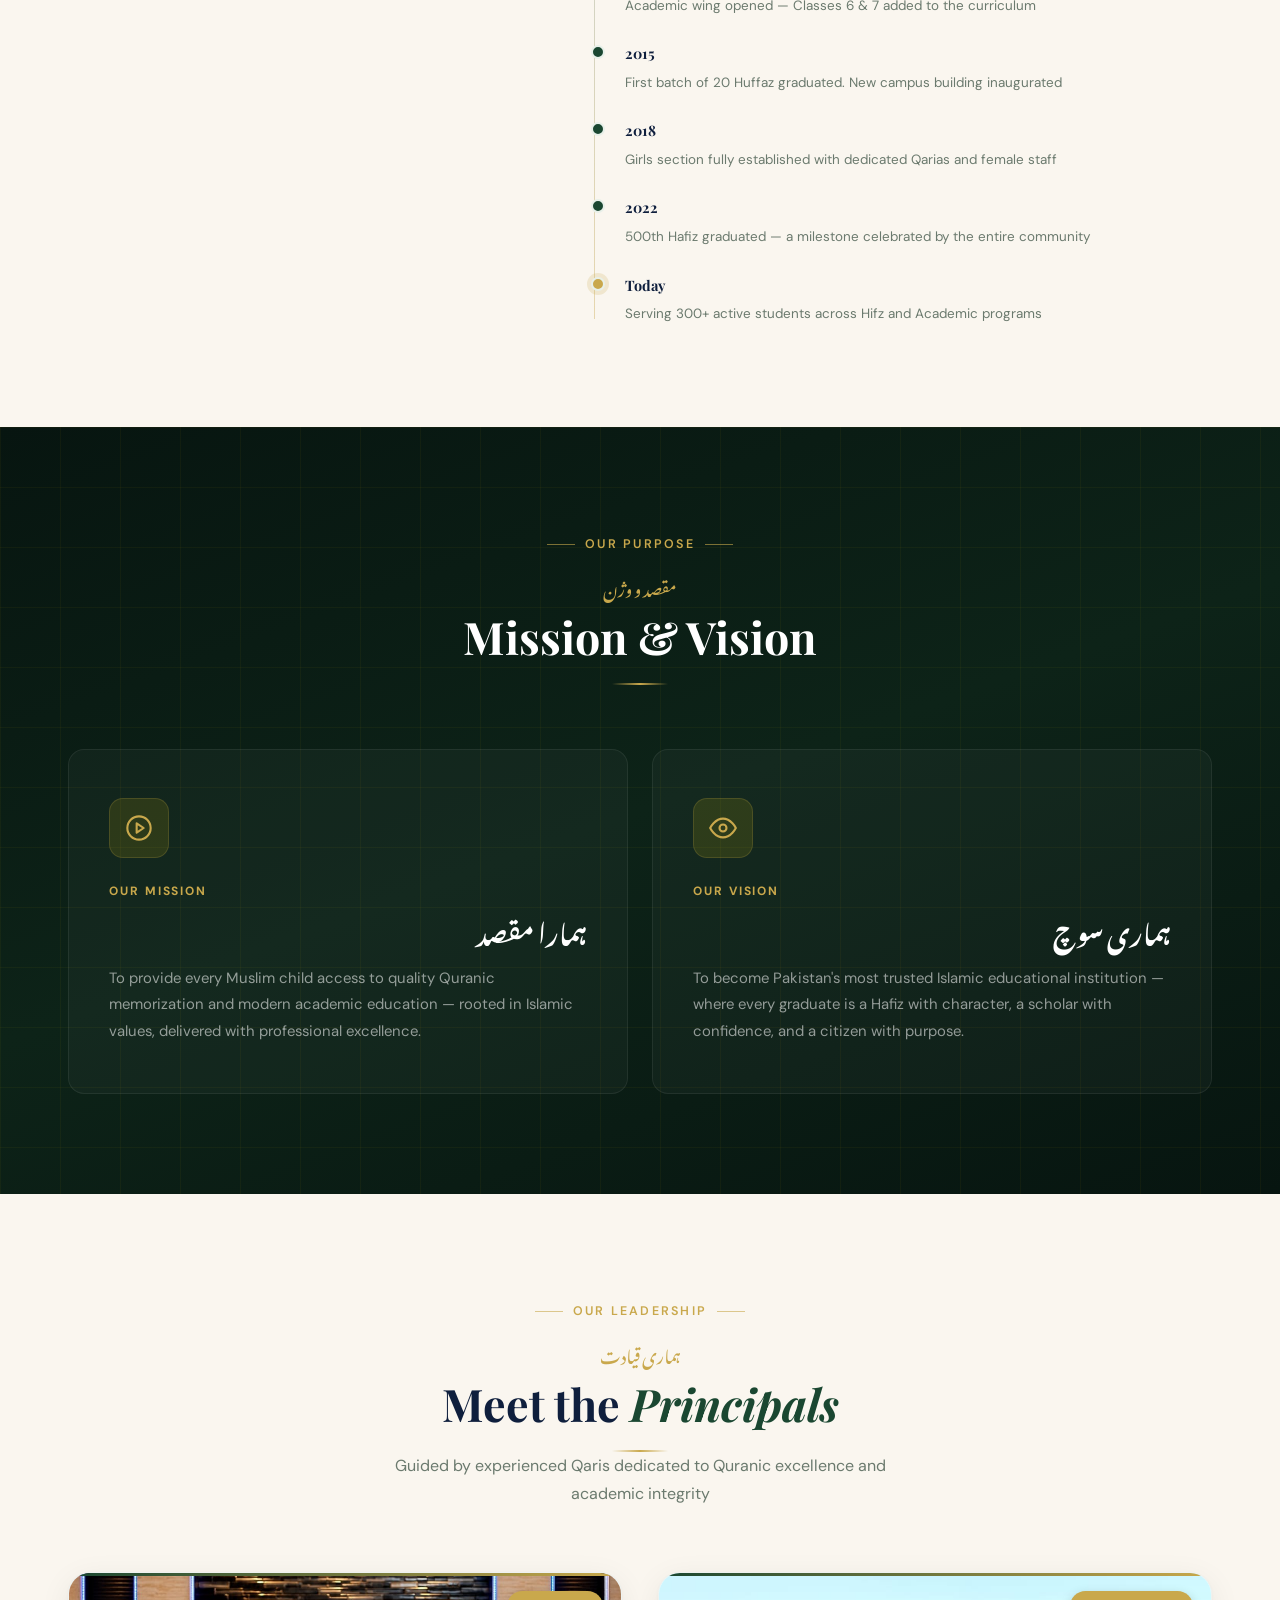
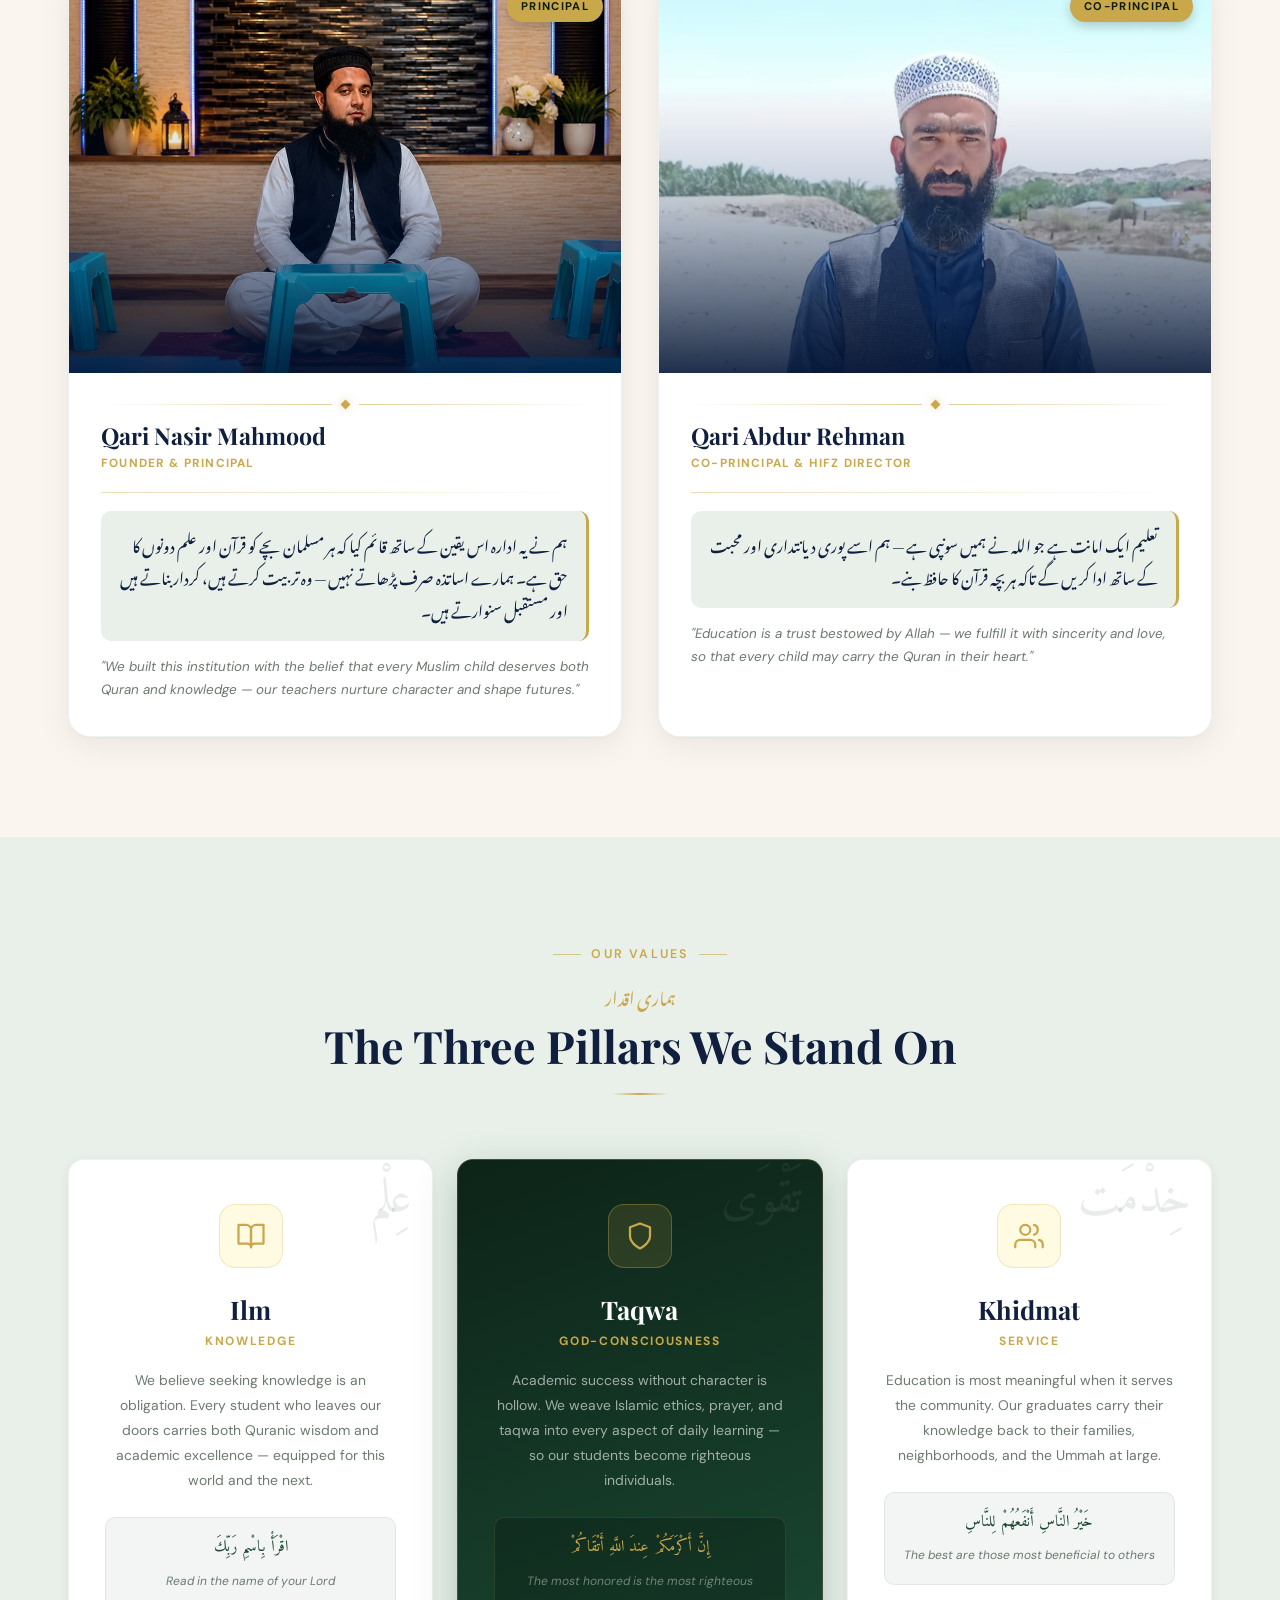
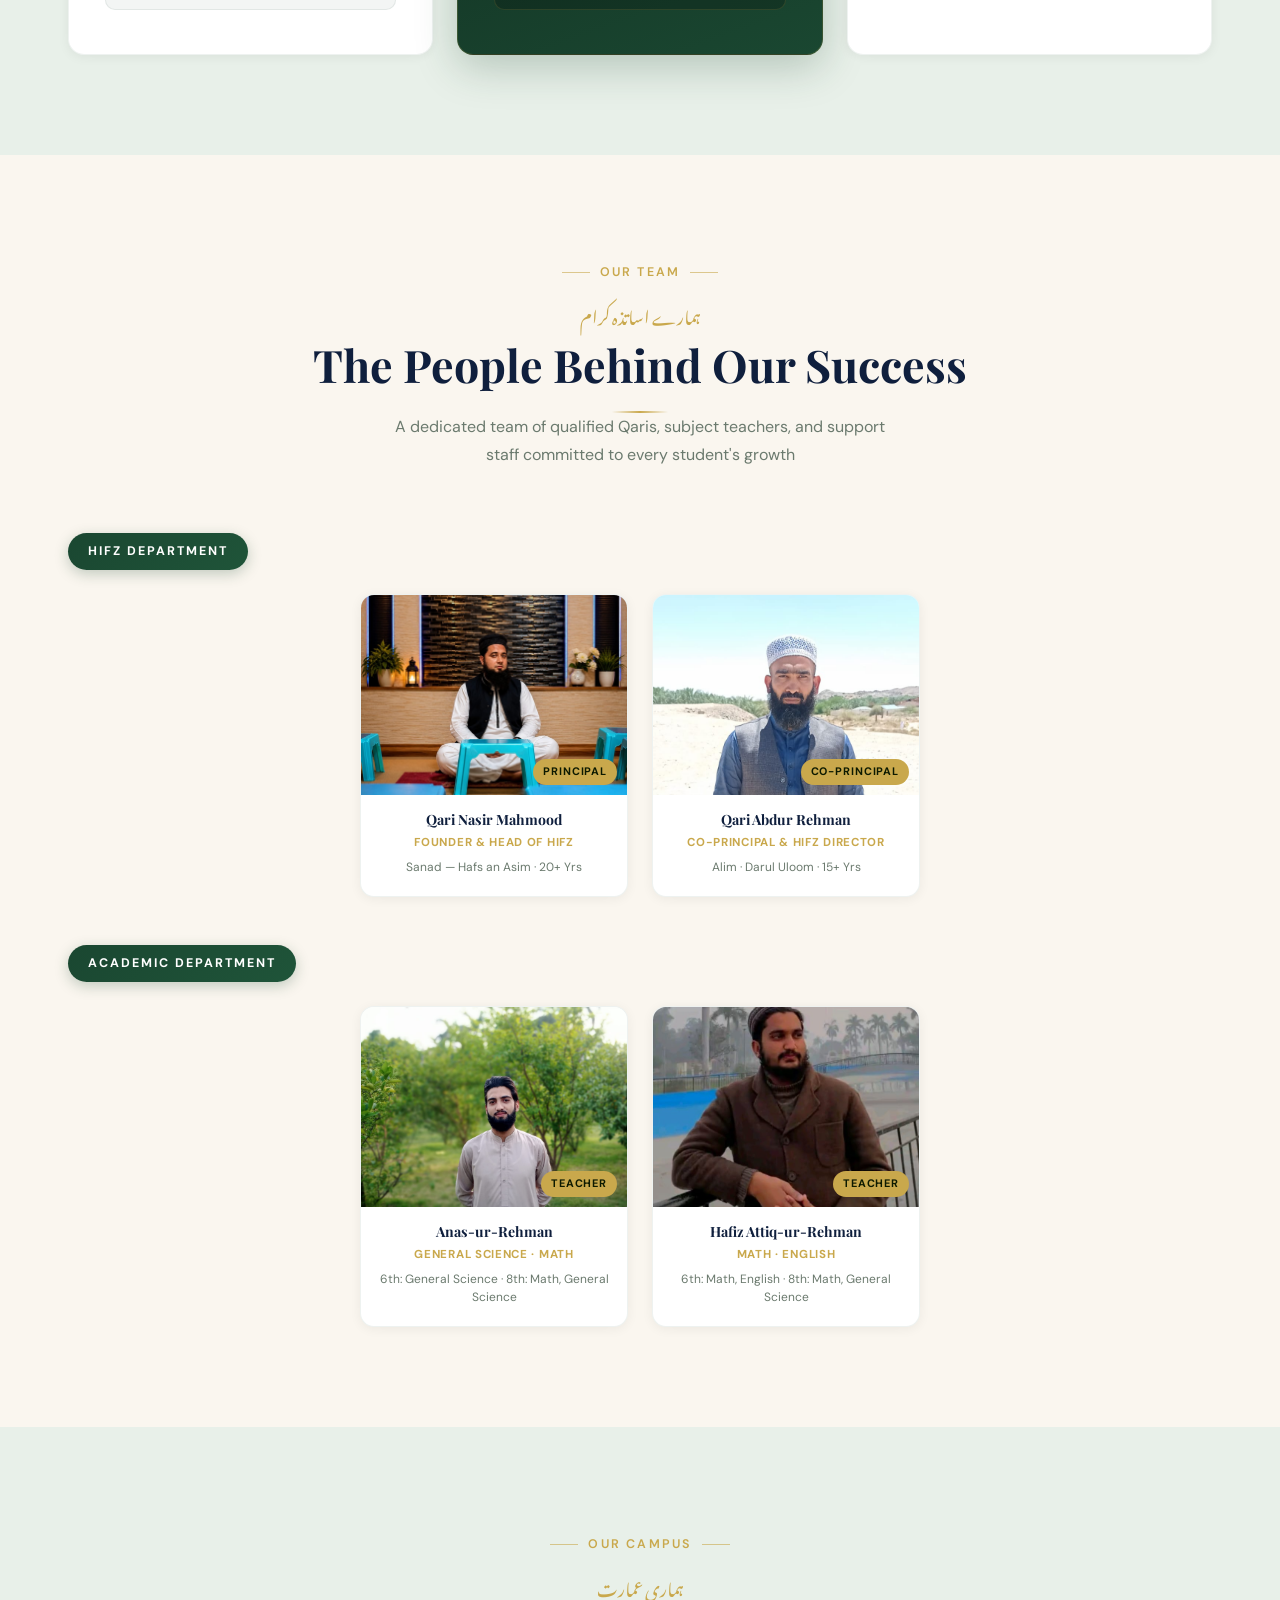
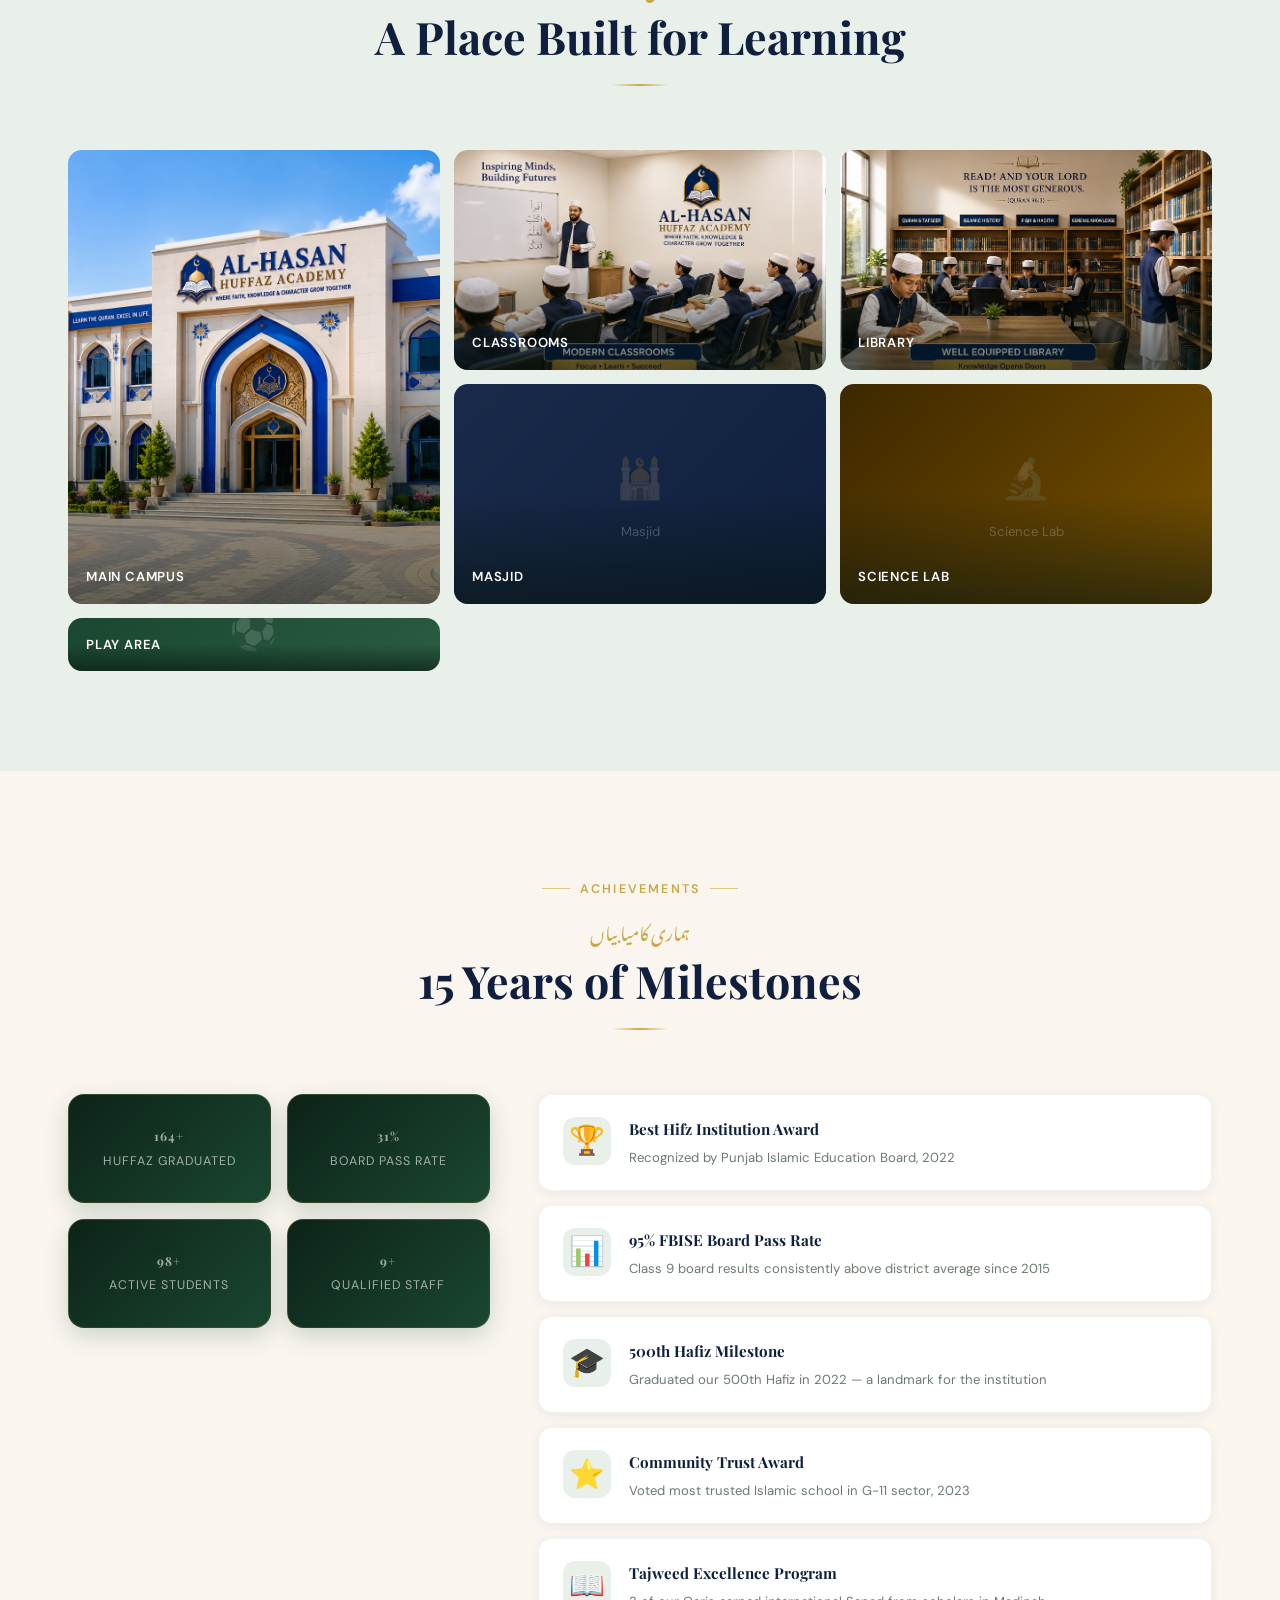
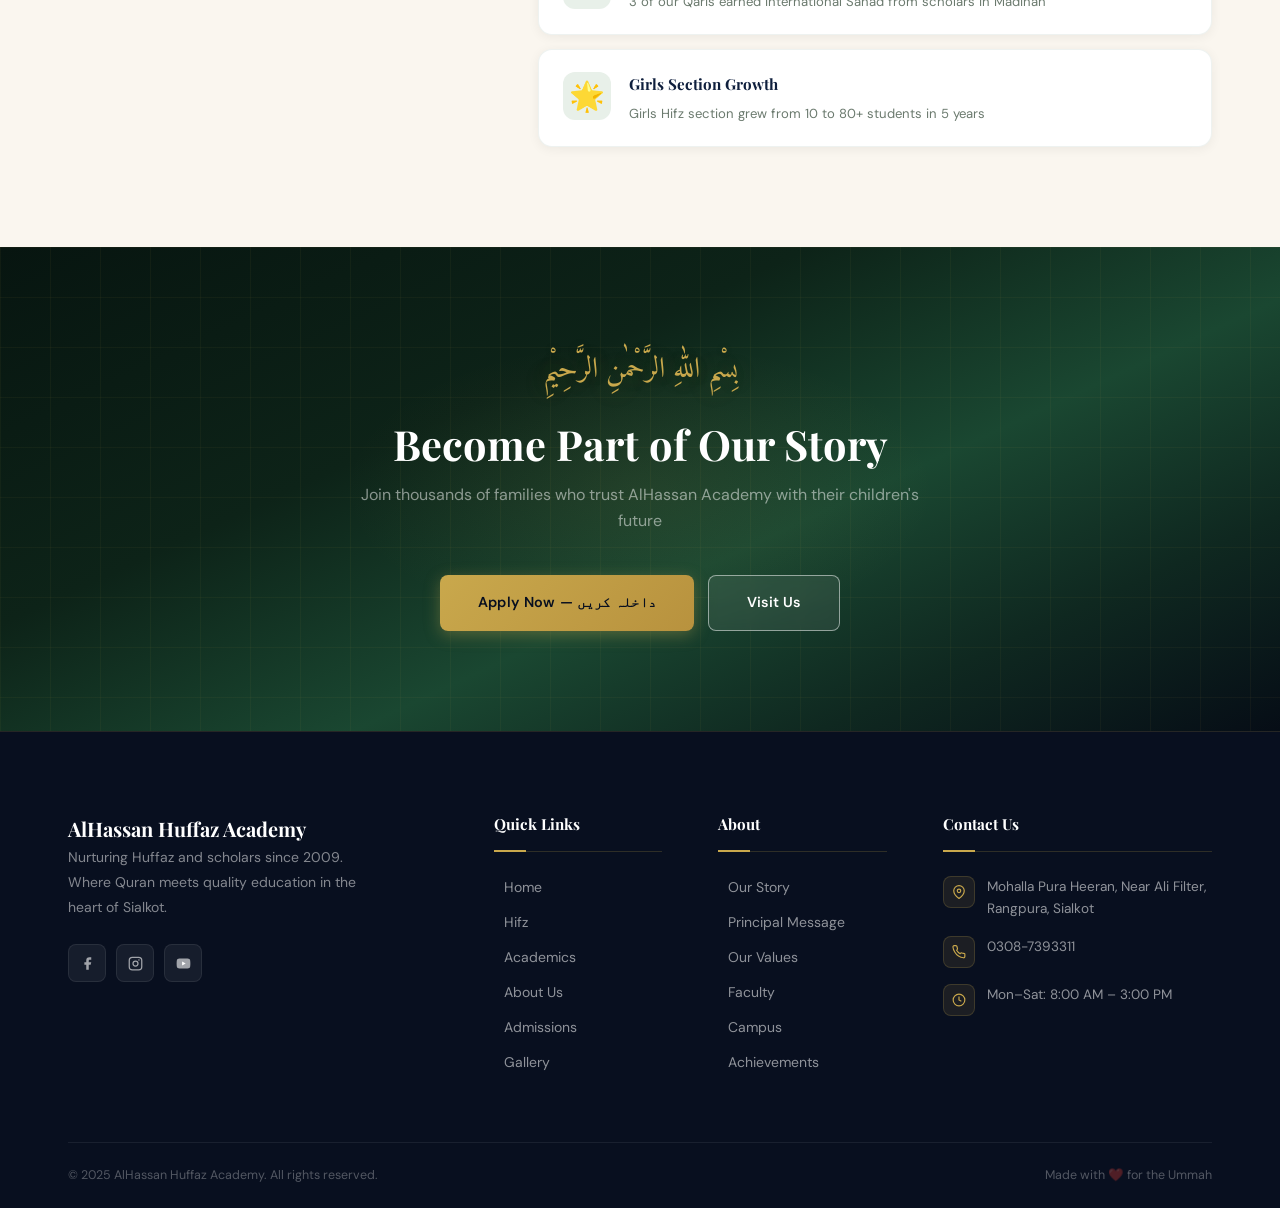
<file: about.html>
﻿<!DOCTYPE html>
<html lang="en">
<head>
  <meta charset="UTF-8" />
  <meta name="viewport" content="width=device-width, initial-scale=1.0" />
  <title>About Us | AlHassan Huffaz Academy</title>
  <meta name="description" content="Learn about AlHassan Huffaz Academy — our story, values, faculty, and mission to nurture Huffaz and scholars in Sialkot." />
  <link rel="icon" type="image/svg+xml" href="favicon.svg" />
  <link rel="preconnect" href="https://fonts.googleapis.com" />
  <link rel="preconnect" href="https://fonts.gstatic.com" crossorigin />
    <link rel="stylesheet" href="css/style.css" />
  <link rel="stylesheet" href="css/about.css" />
  <meta property="og:type"        content="website" />
  <meta property="og:locale"      content="ur_PK" />
  <meta property="og:site_name"   content="AlHassan Huffaz Academy" />
  <meta property="og:title"       content="About Us | AlHassan Huffaz Academy — Sialkot" />
  <meta property="og:description" content="Learn about AlHassan Huffaz Academy's 15+ year legacy of Quranic and academic education in Sialkot, Punjab, Pakistan." />
  <meta property="og:url"         content="https://alhassanacademy.pk/about.html" />
  <meta name="twitter:card"        content="summary" />
  <meta name="twitter:title"       content="About Us | AlHassan Huffaz Academy — Sialkot" />
  <meta name="twitter:description" content="Learn about AlHassan Huffaz Academy's 15+ year legacy of Quranic and academic education in Sialkot, Punjab, Pakistan." 
</head>
<body>

  <!-- NAVBAR -->
  <nav class="navbar scrolled">
    <div class="container">
      <a href="index.html" class="nav-logo">
        <img src="assets/images/logo.png" class="logo-img" alt="AlHassan Huffaz Academy Logo" />
        <div class="logo-text">
          <span class="logo-main">Al<em>Hassan</em></span>
          <span class="logo-sub">Huffaz Academy</span>
        </div>
      </a>
      <ul class="nav-links">
        <li><a href="index.html">Home</a></li>
        <li><a href="hifz.html">Hifz</a></li>
        <li><a href="academics.html">Academics</a></li>
        <li><a href="about.html" class="active">About</a></li>
        <li><a href="admissions.html">Admissions</a></li>
        <li><a href="contact.html">Contact</a></li>
        <li><a href="gallery.html">Gallery</a></li>
        <li><a href="admissions.html" class="nav-cta">داخلہ فارم</a></li>
      </ul>
      <button class="hamburger" aria-label="Open menu">
        <span></span><span></span><span></span>
      </button>
    </div>
  </nav>

  <div class="nav-overlay"></div>
  <nav class="nav-drawer">
    <a href="index.html">Home</a>
    <a href="hifz.html">Hifz Program</a>
    <a href="academics.html">Academics</a>
    <a href="about.html">About</a>
    <a href="admissions.html">Admissions</a>
    <a href="contact.html">Contact</a>
    <a href="gallery.html">Gallery</a>
    <a href="admissions.html" class="btn btn-gold">داخلہ فارم — Apply Now</a>
  </nav>

  <main>

    <!-- ===== HERO ===== -->
    <section class="about-hero">
      <canvas id="heroCanvas" class="hero-canvas"></canvas>
      <div class="about-hero-glow"></div>

      <div class="container about-hero-inner">

        <div class="about-hero-badge reveal">
          <svg width="14" height="14" viewBox="0 0 24 24" fill="none" stroke="currentColor" stroke-width="2"><path d="M3 9l9-7 9 7v11a2 2 0 0 1-2 2H5a2 2 0 0 1-2-2z"/><polyline points="9 22 9 12 15 12 15 22"/></svg>
          AlHassan Huffaz Academy
        </div>

        <div class="about-hero-ornament reveal">
          <span class="orn-line"></span>
          <span class="orn-diamond"></span>
          <span class="orn-line r"></span>
        </div>

        <p class="about-hero-arabic reveal" lang="ar">﴿ يَرْفَعِ اللَّهُ الَّذِينَ آمَنُوا وَالَّذِينَ أُوتُوا الْعِلْمَ دَرَجَاتٍ ﴾</p>
        <p class="about-hero-ayat-en reveal">"Allah raises those given knowledge by degrees." — Al-Mujadila: 11</p>

        <h1 class="about-hero-title reveal">A Legacy Built on<br><em>Quran &amp; Knowledge</em></h1>
        <p class="about-hero-sub reveal">Established 2009 &nbsp;·&nbsp; Sialkot &nbsp;·&nbsp; Serving 500+ Families</p>

        <div class="about-hero-btns reveal">
          <a href="#story" class="btn btn-gold">Our Story →</a>
          <a href="admissions.html" class="btn btn-outline-white">Apply Now</a>
        </div>

        <div class="about-hero-stats reveal">
          <div class="ahstat">
            <strong>2009</strong>
            <span>Year Founded</span>
          </div>
          <div class="ahstat-sep"></div>
          <div class="ahstat">
            <strong>500+</strong>
            <span>Huffaz Graduated</span>
          </div>
          <div class="ahstat-sep"></div>
          <div class="ahstat">
            <strong>30+</strong>
            <span>Faculty Members</span>
          </div>
          <div class="ahstat-sep"></div>
          <div class="ahstat">
            <strong>95%</strong>
            <span>Board Pass Rate</span>
          </div>
        </div>

      </div>

      <div class="about-hero-scroll"><span></span></div>
    </section>

    <!-- ===== OUR STORY ===== -->
    <section class="section about-story" id="story">
      <div class="container">
        <div class="story-grid">

          <div class="story-visual reveal">
            <div class="story-year-block">
              <span class="story-year">2009</span>
              <span class="story-year-label">Year Founded</span>
            </div>
            <div class="story-img-placeholder" style="padding:0;overflow:hidden;">
              <img src="assets/images/building%20picture.png" alt="AlHassan Huffaz Academy Campus" style="width:100%;height:100%;object-fit:cover;border-radius:16px;display:block;" />
            </div>
            <div class="story-stats-col">
              <div class="story-stat">
                <strong><span class="counter" data-target="500" data-suffix="+">500+</span></strong>
                <span>Huffaz Graduated</span>
              </div>
              <div class="story-stat">
                <strong><span class="counter" data-target="15" data-suffix="+">15+</span></strong>
                <span>Years of Excellence</span>
              </div>
              <div class="story-stat">
                <strong><span class="counter" data-target="30" data-suffix="+">30+</span></strong>
                <span>Faculty Members</span>
              </div>
            </div>
          </div>

          <div class="story-content reveal">
            <div class="eyebrow">Our Story</div>
            <h2>From a Humble Beginning to a <em>Landmark Institution</em></h2>
            <p class="story-lead">AlHassan Huffaz Academy was founded in 2009 by a group of passionate educators and community leaders who believed that Islamic education and academic excellence should never be separate.</p>
            <p>What began as a small Hifz circle in a single room has grown into one of Sialkot's most trusted Islamic educational institutions — serving hundreds of families across Rangpura and surrounding areas.</p>
            <p>Over 15 years, we have graduated more than 500 Huffaz, consistently achieved strong board results, and built a faculty of dedicated, qualified teachers who consider teaching a form of ibadah.</p>

            <div class="story-timeline">
              <div class="st-item reveal">
                <div class="st-dot"></div>
                <div class="st-info">
                  <strong>2009</strong>
                  <span>Academy founded with 12 students and 2 Qaris in Rangpura, Sialkot</span>
                </div>
              </div>
              <div class="st-item reveal">
                <div class="st-dot"></div>
                <div class="st-info">
                  <strong>2012</strong>
                  <span>Academic wing opened — Classes 6 &amp; 7 added to the curriculum</span>
                </div>
              </div>
              <div class="st-item reveal">
                <div class="st-dot"></div>
                <div class="st-info">
                  <strong>2015</strong>
                  <span>First batch of 20 Huffaz graduated. New campus building inaugurated</span>
                </div>
              </div>
              <div class="st-item reveal">
                <div class="st-dot"></div>
                <div class="st-info">
                  <strong>2018</strong>
                  <span>Girls section fully established with dedicated Qarias and female staff</span>
                </div>
              </div>
              <div class="st-item reveal">
                <div class="st-dot"></div>
                <div class="st-info">
                  <strong>2022</strong>
                  <span>500th Hafiz graduated — a milestone celebrated by the entire community</span>
                </div>
              </div>
              <div class="st-item reveal">
                <div class="st-dot gold"></div>
                <div class="st-info">
                  <strong>Today</strong>
                  <span>Serving 300+ active students across Hifz and Academic programs</span>
                </div>
              </div>
            </div>
          </div>

        </div>
      </div>
    </section>

    <!-- ===== MISSION & VISION ===== -->
    <section class="section about-mv">
      <div class="container">
        <div class="section-heading reveal">
          <div class="eyebrow">Our Purpose</div>
          <span class="urdu-sub" lang="ur">مقصد و وژن</span>
          <h2 style="color:var(--white)">Mission &amp; Vision</h2>
          <div class="gold-rule"></div>
        </div>
        <div class="mv-grid">
          <div class="mv-card mission reveal">
            <div class="mv-icon">
              <svg width="28" height="28" viewBox="0 0 24 24" fill="none" stroke="#C9A84C" stroke-width="1.8" stroke-linecap="round" stroke-linejoin="round"><circle cx="12" cy="12" r="10"/><polygon points="10 8 16 12 10 16 10 8"/></svg>
            </div>
            <div class="mv-label">Our Mission</div>
            <h3>ہمارا مقصد</h3>
            <p>To provide every Muslim child access to quality Quranic memorization and modern academic education — rooted in Islamic values, delivered with professional excellence.</p>
          </div>
          <div class="mv-card vision reveal">
            <div class="mv-icon">
              <svg width="28" height="28" viewBox="0 0 24 24" fill="none" stroke="#C9A84C" stroke-width="1.8" stroke-linecap="round" stroke-linejoin="round"><path d="M1 12s4-8 11-8 11 8 11 8-4 8-11 8-11-8-11-8z"/><circle cx="12" cy="12" r="3"/></svg>
            </div>
            <div class="mv-label">Our Vision</div>
            <h3>ہماری سوچ</h3>
            <p>To become Pakistan's most trusted Islamic educational institution — where every graduate is a Hafiz with character, a scholar with confidence, and a citizen with purpose.</p>
          </div>
        </div>
      </div>
    </section>

    <!-- ===== LEADERSHIP ===== -->
    <section class="section about-principal" id="principal">
      <div class="container">
        <div class="section-heading reveal">
          <div class="eyebrow">Our Leadership</div>
          <span class="urdu-sub" lang="ur">ہماری قیادت</span>
          <h2>Meet the <em style="font-style:italic;color:var(--green)">Principals</em></h2>
          <div class="gold-rule"></div>
          <p>Guided by experienced Qaris dedicated to Quranic excellence and academic integrity</p>
        </div>

        <div class="principals-grid">

          <!-- Principal 1 -->
          <div class="pc-card reveal">
            <div class="pc-photo-wrap">
              <img src="assets/images/principal1.jpg" alt="Qari Nasir Mahmood" class="pc-photo" />
              <div class="pc-photo-overlay"></div>
              <div class="pc-badge">Principal</div>
            </div>
            <div class="pc-info">
              <div class="pc-ornament">
                <span class="pc-orn-line"></span>
                <span class="pc-orn-diamond"></span>
                <span class="pc-orn-line r"></span>
              </div>
              <h3>Qari Nasir Mahmood</h3>
              <span class="pc-title">Founder &amp; Principal</span>
              <div class="pc-divider"></div>
              <blockquote class="pc-quote" lang="ur">ہم نے یہ ادارہ اس یقین کے ساتھ قائم کیا کہ ہر مسلمان بچے کو قرآن اور علم دونوں کا حق ہے۔ ہمارے اساتذہ صرف پڑھاتے نہیں — وہ تربیت کرتے ہیں، کردار بناتے ہیں اور مستقبل سنوارتے ہیں۔</blockquote>
              <p class="pc-quote-en">"We built this institution with the belief that every Muslim child deserves both Quran and knowledge — our teachers nurture character and shape futures."</p>
            </div>
          </div>

          <!-- Principal 2 -->
          <div class="pc-card reveal">
            <div class="pc-photo-wrap">
              <img src="assets/images/principal2.jpg" alt="Qari Abdur Rehman" class="pc-photo" style="object-position: center 20%;" />
              <div class="pc-photo-overlay"></div>
              <div class="pc-badge">Co-Principal</div>
            </div>
            <div class="pc-info">
              <div class="pc-ornament">
                <span class="pc-orn-line"></span>
                <span class="pc-orn-diamond"></span>
                <span class="pc-orn-line r"></span>
              </div>
              <h3>Qari Abdur Rehman</h3>
              <span class="pc-title">Co-Principal &amp; Hifz Director</span>
              <div class="pc-divider"></div>
              <blockquote class="pc-quote" lang="ur">تعلیم ایک امانت ہے جو اللہ نے ہمیں سونپی ہے — ہم اسے پوری دیانتداری اور محبت کے ساتھ ادا کریں گے تاکہ ہر بچہ قرآن کا حافظ بنے۔</blockquote>
              <p class="pc-quote-en">"Education is a trust bestowed by Allah — we fulfill it with sincerity and love, so that every child may carry the Quran in their heart."</p>
            </div>
          </div>

        </div>
      </div>
    </section>

    <!-- ===== OUR VALUES ===== -->
    <section class="section about-values" id="values">
      <div class="container">
        <div class="section-heading reveal">
          <div class="eyebrow">Our Values</div>
          <span class="urdu-sub" lang="ur">ہماری اقدار</span>
          <h2>The Three Pillars We Stand On</h2>
          <div class="gold-rule"></div>
        </div>

        <div class="values-grid">
          <div class="value-card reveal">
            <div class="value-arabic">عِلْم</div>
            <div class="value-icon">
              <svg width="30" height="30" viewBox="0 0 24 24" fill="none" stroke="#C9A84C" stroke-width="1.8" stroke-linecap="round" stroke-linejoin="round"><path d="M2 3h6a4 4 0 0 1 4 4v14a3 3 0 0 0-3-3H2z"/><path d="M22 3h-6a4 4 0 0 0-4 4v14a3 3 0 0 1 3-3h7z"/></svg>
            </div>
            <h3>Ilm</h3>
            <span class="value-en">Knowledge</span>
            <p>We believe seeking knowledge is an obligation. Every student who leaves our doors carries both Quranic wisdom and academic excellence — equipped for this world and the next.</p>
            <div class="value-ayat">
              <span>اقْرَأْ بِاسْمِ رَبِّكَ</span>
              <em>Read in the name of your Lord</em>
            </div>
          </div>

          <div class="value-card featured reveal">
            <div class="value-arabic">تَقْوَى</div>
            <div class="value-icon">
              <svg width="30" height="30" viewBox="0 0 24 24" fill="none" stroke="#C9A84C" stroke-width="1.8" stroke-linecap="round" stroke-linejoin="round"><path d="M12 22s8-4 8-10V5l-8-3-8 3v7c0 6 8 10 8 10z"/></svg>
            </div>
            <h3>Taqwa</h3>
            <span class="value-en">God-Consciousness</span>
            <p>Academic success without character is hollow. We weave Islamic ethics, prayer, and taqwa into every aspect of daily learning — so our students become righteous individuals.</p>
            <div class="value-ayat">
              <span>إِنَّ أَكْرَمَكُمْ عِندَ اللَّهِ أَتْقَاكُمْ</span>
              <em>The most honored is the most righteous</em>
            </div>
          </div>

          <div class="value-card reveal">
            <div class="value-arabic">خِدْمَت</div>
            <div class="value-icon">
              <svg width="30" height="30" viewBox="0 0 24 24" fill="none" stroke="#C9A84C" stroke-width="1.8" stroke-linecap="round" stroke-linejoin="round"><path d="M17 21v-2a4 4 0 0 0-4-4H5a4 4 0 0 0-4 4v2"/><circle cx="9" cy="7" r="4"/><path d="M23 21v-2a4 4 0 0 0-3-3.87"/><path d="M16 3.13a4 4 0 0 1 0 7.75"/></svg>
            </div>
            <h3>Khidmat</h3>
            <span class="value-en">Service</span>
            <p>Education is most meaningful when it serves the community. Our graduates carry their knowledge back to their families, neighborhoods, and the Ummah at large.</p>
            <div class="value-ayat">
              <span>خَيْرُ النَّاسِ أَنْفَعُهُمْ لِلنَّاسِ</span>
              <em>The best are those most beneficial to others</em>
            </div>
          </div>
        </div>
      </div>
    </section>

    <!-- ===== FULL FACULTY ===== -->
    <section class="section about-faculty" id="faculty">
      <div class="container">
        <div class="section-heading reveal">
          <div class="eyebrow">Our Team</div>
          <span class="urdu-sub" lang="ur">ہمارے اساتذہ کرام</span>
          <h2>The People Behind Our Success</h2>
          <div class="gold-rule"></div>
          <p>A dedicated team of qualified Qaris, subject teachers, and support staff committed to every student's growth</p>
        </div>

        <div class="faculty-dept">
          <div class="dept-label reveal">Hifz Department</div>
          <div class="abt-faculty-grid abt-faculty-grid-2">
            <div class="abt-faculty-card has-photo reveal">
              <div class="afc-photo-wrap">
                <img src="assets/images/principal1.jpg" alt="Qari Nasir Mahmood" />
                <span class="afc-photo-badge">Principal</span>
              </div>
              <div class="afc-info">
                <h4>Qari Nasir Mahmood</h4>
                <span class="afc-role">Founder &amp; Head of Hifz</span>
                <p>Sanad — Hafs an Asim · 20+ Yrs</p>
              </div>
            </div>
            <div class="abt-faculty-card has-photo reveal">
              <div class="afc-photo-wrap">
                <img src="assets/images/principal2.jpg" alt="Qari Abdur Rehman" style="object-position: center 20%;" />
                <span class="afc-photo-badge">Co-Principal</span>
              </div>
              <div class="afc-info">
                <h4>Qari Abdur Rehman</h4>
                <span class="afc-role">Co-Principal &amp; Hifz Director</span>
                <p>Alim · Darul Uloom · 15+ Yrs</p>
              </div>
            </div>
          </div>
        </div>

        <div class="faculty-dept">
          <div class="dept-label reveal">Academic Department</div>
          <div class="abt-faculty-grid abt-faculty-grid-2">
            <div class="abt-faculty-card has-photo reveal">
              <div class="afc-photo-wrap">
                <img src="assets/images/teacher1.jpg" alt="Anas-ur-Rehman" />
                <span class="afc-photo-badge">Teacher</span>
              </div>
              <div class="afc-info">
                <h4>Anas-ur-Rehman</h4>
                <span class="afc-role">General Science · Math</span>
                <p>6th: General Science · 8th: Math, General Science</p>
              </div>
            </div>
            <div class="abt-faculty-card has-photo reveal">
              <div class="afc-photo-wrap">
                <img src="assets/images/teacher2.jpg" alt="Hafiz Attiq-ur-Rehman" />
                <span class="afc-photo-badge">Teacher</span>
              </div>
              <div class="afc-info">
                <h4>Hafiz Attiq-ur-Rehman</h4>
                <span class="afc-role">Math · English</span>
                <p>6th: Math, English · 8th: Math, General Science</p>
              </div>
            </div>
          </div>
        </div>
      </div>
    </section>

    <!-- ===== CAMPUS ===== -->
    <section class="section section-sage about-campus" id="campus">
      <div class="container">
        <div class="section-heading reveal">
          <div class="eyebrow">Our Campus</div>
          <span class="urdu-sub" lang="ur">ہماری عمارت</span>
          <h2>A Place Built for Learning</h2>
          <div class="gold-rule"></div>
        </div>

        <div class="campus-grid reveal">
          <div class="campus-item large">
            <img src="assets/images/building%20picture.png" alt="Main Campus Building" style="position:absolute;inset:0;width:100%;height:100%;object-fit:cover;" />
            <div class="campus-label">Main Campus</div>
          </div>
          <div class="campus-item">
            <img src="assets/images/classroom.png" alt="Classrooms" style="position:absolute;inset:0;width:100%;height:100%;object-fit:cover;" />
            <div class="campus-label">Classrooms</div>
          </div>
          <div class="campus-item">
            <img src="assets/images/library.png" alt="Library" style="position:absolute;inset:0;width:100%;height:100%;object-fit:cover;" />
            <div class="campus-label">Library</div>
          </div>
          <div class="campus-item" style="background:linear-gradient(135deg,#1a2a4a,#0F1F3D);">
            <div class="campus-placeholder"><div class="ci">🕌</div>Masjid</div>
            <div class="campus-label">Masjid</div>
          </div>
          <div class="campus-item" style="background:linear-gradient(135deg,#3d2800,#7a5200);">
            <div class="campus-placeholder"><div class="ci">🔬</div>Science Lab</div>
            <div class="campus-label">Science Lab</div>
          </div>
          <div class="campus-item" style="background:linear-gradient(135deg,#1A4731,#2a5c42);">
            <div class="campus-placeholder"><div class="ci">⚽</div>Play Area</div>
            <div class="campus-label">Play Area</div>
          </div>
        </div>
      </div>
    </section>

    <!-- ===== ACHIEVEMENTS ===== -->
    <section class="section about-achievements" id="achievements">
      <div class="container">
        <div class="section-heading reveal">
          <div class="eyebrow">Achievements</div>
          <span class="urdu-sub" lang="ur">ہماری کامیابیاں</span>
          <h2>15 Years of Milestones</h2>
          <div class="gold-rule"></div>
        </div>

        <div class="achievements-grid">
          <div class="ach-stat-grid reveal">
            <div class="ach-stat">
              <strong><span class="counter" data-target="500" data-suffix="+">500+</span></strong>
              <span>Huffaz Graduated</span>
            </div>
            <div class="ach-stat">
              <strong><span class="counter" data-target="95" data-suffix="%">95%</span></strong>
              <span>Board Pass Rate</span>
            </div>
            <div class="ach-stat">
              <strong><span class="counter" data-target="300" data-suffix="+">300+</span></strong>
              <span>Active Students</span>
            </div>
            <div class="ach-stat">
              <strong><span class="counter" data-target="30" data-suffix="+">30+</span></strong>
              <span>Qualified Staff</span>
            </div>
          </div>

          <div class="ach-cards">
            <div class="ach-card reveal">
              <div class="ach-icon">🏆</div>
              <div>
                <h4>Best Hifz Institution Award</h4>
                <p>Recognized by Punjab Islamic Education Board, 2022</p>
              </div>
            </div>
            <div class="ach-card reveal">
              <div class="ach-icon">📊</div>
              <div>
                <h4>95% FBISE Board Pass Rate</h4>
                <p>Class 9 board results consistently above district average since 2015</p>
              </div>
            </div>
            <div class="ach-card reveal">
              <div class="ach-icon">🎓</div>
              <div>
                <h4>500th Hafiz Milestone</h4>
                <p>Graduated our 500th Hafiz in 2022 — a landmark for the institution</p>
              </div>
            </div>
            <div class="ach-card reveal">
              <div class="ach-icon">⭐</div>
              <div>
                <h4>Community Trust Award</h4>
                <p>Voted most trusted Islamic school in G-11 sector, 2023</p>
              </div>
            </div>
            <div class="ach-card reveal">
              <div class="ach-icon">📖</div>
              <div>
                <h4>Tajweed Excellence Program</h4>
                <p>3 of our Qaris earned international Sanad from scholars in Madinah</p>
              </div>
            </div>
            <div class="ach-card reveal">
              <div class="ach-icon">🌟</div>
              <div>
                <h4>Girls Section Growth</h4>
                <p>Girls Hifz section grew from 10 to 80+ students in 5 years</p>
              </div>
            </div>
          </div>
        </div>
      </div>
    </section>

    <!-- ===== JOIN CTA ===== -->
    <section class="about-cta">
      <div class="container">
        <div class="about-cta-inner reveal">
          <div class="about-cta-arabic">بِسْمِ اللّٰهِ الرَّحْمٰنِ الرَّحِيْمِ</div>
          <h2>Become Part of Our Story</h2>
          <p>Join thousands of families who trust AlHassan Academy with their children's future</p>
          <div class="about-cta-btns">
            <a href="admissions.html" class="btn btn-gold">Apply Now — داخلہ کریں</a>
            <a href="contact.html" class="btn btn-outline-white">Visit Us</a>
          </div>
        </div>
      </div>
    </section>

  </main>

  <!-- FOOTER -->
  <footer class="footer">
    <div class="container">
      <div class="footer-grid">
        <div class="footer-col footer-brand">
          <span class="brand-name">AlHassan Huffaz Academy</span>
          <p class="footer-tagline">Nurturing Huffaz and scholars since 2009. Where Quran meets quality education in the heart of Sialkot.</p>
          <div class="footer-social">
            <a href="https://www.facebook.com/people/Al-Hassan-Huffaz-Academy/61590658380614/" aria-label="Facebook"><svg width="15" height="15" viewBox="0 0 24 24" fill="currentColor"><path d="M18 2h-3a5 5 0 0 0-5 5v3H7v4h3v8h4v-8h3l1-4h-4V7a1 1 0 0 1 1-1h3z"/></svg></a>
            <a href="#" aria-label="Instagram"><svg width="15" height="15" viewBox="0 0 24 24" fill="none" stroke="currentColor" stroke-width="2"><rect x="2" y="2" width="20" height="20" rx="5"/><circle cx="12" cy="12" r="4"/><circle cx="17.5" cy="6.5" r="1.2" fill="currentColor" stroke="none"/></svg></a>
            <a href="#" aria-label="YouTube"><svg width="15" height="15" viewBox="0 0 24 24" fill="currentColor"><path d="M22.54 6.42a2.78 2.78 0 0 0-1.95-1.96C18.88 4 12 4 12 4s-6.88 0-8.59.46A2.78 2.78 0 0 0 1.46 6.42 29 29 0 0 0 1 12a29 29 0 0 0 .46 5.58 2.78 2.78 0 0 0 1.95 1.96C5.12 20 12 20 12 20s6.88 0 8.59-.46a2.78 2.78 0 0 0 1.96-1.96A29 29 0 0 0 23 12a29 29 0 0 0-.46-5.58z"/><polygon points="9.75 15.02 15.5 12 9.75 8.98 9.75 15.02" fill="white"/></svg></a>
          </div>
        </div>
        <div class="footer-col">
          <h4>Quick Links</h4>
          <ul>
            <li><a href="index.html">Home</a></li>
            <li><a href="hifz.html">Hifz</a></li>
            <li><a href="academics.html">Academics</a></li>
            <li><a href="about.html">About Us</a></li>
            <li><a href="admissions.html">Admissions</a></li>
            <li><a href="gallery.html">Gallery</a></li>
          </ul>
        </div>
        <div class="footer-col">
          <h4>About</h4>
          <ul>
            <li><a href="#story">Our Story</a></li>
            <li><a href="#principal">Principal Message</a></li>
            <li><a href="#values">Our Values</a></li>
            <li><a href="#faculty">Faculty</a></li>
            <li><a href="#campus">Campus</a></li>
            <li><a href="#achievements">Achievements</a></li>
          </ul>
        </div>
        <div class="footer-col">
          <h4>Contact Us</h4>
          <div class="footer-contact-item">
            <div class="icon"><svg width="14" height="14" viewBox="0 0 24 24" fill="none" stroke="currentColor" stroke-width="2"><path d="M21 10c0 7-9 13-9 13s-9-6-9-13a9 9 0 0 1 18 0z"/><circle cx="12" cy="10" r="3"/></svg></div>
            <span>Mohalla Pura Heeran, Near Ali Filter, Rangpura, Sialkot</span>
          </div>
          <div class="footer-contact-item">
            <div class="icon"><svg width="14" height="14" viewBox="0 0 24 24" fill="none" stroke="currentColor" stroke-width="2"><path d="M22 16.92v3a2 2 0 0 1-2.18 2 19.79 19.79 0 0 1-8.63-3.07A19.5 19.5 0 0 1 4.69 12 19.79 19.79 0 0 1 1.61 3.35 2 2 0 0 1 3.6 1.16h3a2 2 0 0 1 2 1.72c.127.96.361 1.903.7 2.81a2 2 0 0 1-.45 2.11L7.91 8.96a16 16 0 0 0 6 6l.92-.92a2 2 0 0 1 2.11-.45c.907.339 1.85.573 2.81.7A2 2 0 0 1 22 16.92z"/></svg></div>
            <a href="tel:+923087393311">0308-7393311</a>
          </div>
          <div class="footer-contact-item">
            <div class="icon"><svg width="14" height="14" viewBox="0 0 24 24" fill="none" stroke="currentColor" stroke-width="2"><circle cx="12" cy="12" r="10"/><polyline points="12 6 12 12 16 14"/></svg></div>
            <span>Mon–Sat: 8:00 AM – 3:00 PM</span>
          </div>
        </div>
      </div>
      <div class="footer-bottom">
        <span>© 2025 AlHassan Huffaz Academy. All rights reserved.</span>
        <span>Made with ❤️ for the Ummah</span>
      </div>
    </div>
  </footer>

  <a href="https://wa.me/923017393311" class="whatsapp-fab" target="_blank" rel="noopener" aria-label="WhatsApp">
    <svg viewBox="0 0 24 24"><path d="M17.472 14.382c-.297-.149-1.758-.867-2.03-.967-.273-.099-.471-.148-.67.15-.197.297-.767.966-.94 1.164-.173.199-.347.223-.644.075-.297-.15-1.255-.463-2.39-1.475-.883-.788-1.48-1.761-1.653-2.059-.173-.297-.018-.458.13-.606.134-.133.298-.347.446-.52.149-.174.198-.298.298-.497.099-.198.05-.371-.025-.52-.075-.149-.669-1.612-.916-2.207-.242-.579-.487-.5-.669-.51-.173-.008-.371-.01-.57-.01-.198 0-.52.074-.792.372-.272.297-1.04 1.016-1.04 2.479 0 1.462 1.065 2.875 1.213 3.074.149.198 2.096 3.2 5.077 4.487.709.306 1.262.489 1.694.625.712.227 1.36.195 1.871.118.571-.085 1.758-.719 2.006-1.413.248-.694.248-1.289.173-1.413-.074-.124-.272-.198-.57-.347m-5.421 7.403h-.004a9.87 9.87 0 01-5.031-1.378l-.361-.214-3.741.982.998-3.648-.235-.374a9.86 9.86 0 01-1.51-5.26c.001-5.45 4.436-9.884 9.888-9.884 2.64 0 5.122 1.03 6.988 2.898a9.825 9.825 0 012.893 6.994c-.003 5.45-4.437 9.884-9.885 9.884m8.413-18.297A11.815 11.815 0 0012.05 0C5.495 0 .16 5.335.157 11.892c0 2.096.547 4.142 1.588 5.945L.057 24l6.305-1.654a11.882 11.882 0 005.683 1.448h.005c6.554 0 11.89-5.335 11.893-11.893a11.821 11.821 0 00-3.48-8.413z"/></svg>
  </a>

  <script src="js/main.js"></script>
</body>
</html>
</file>
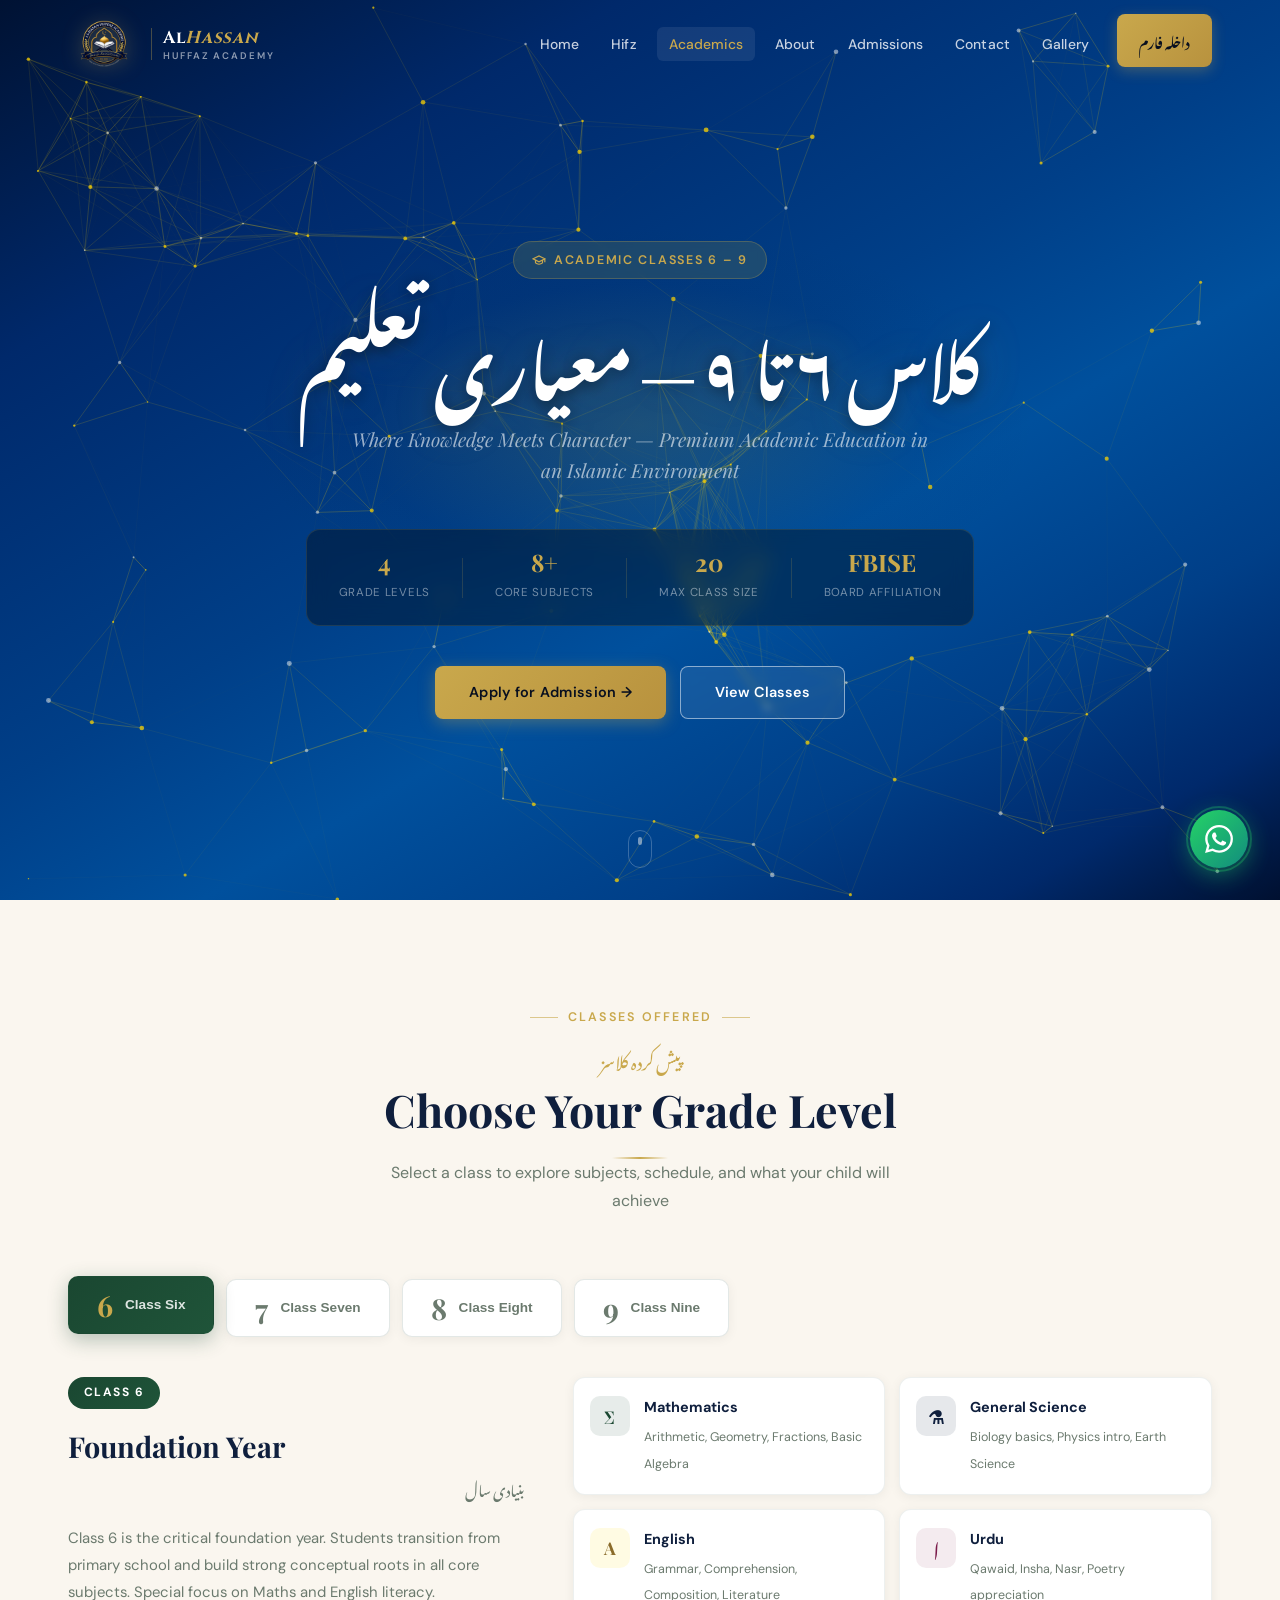
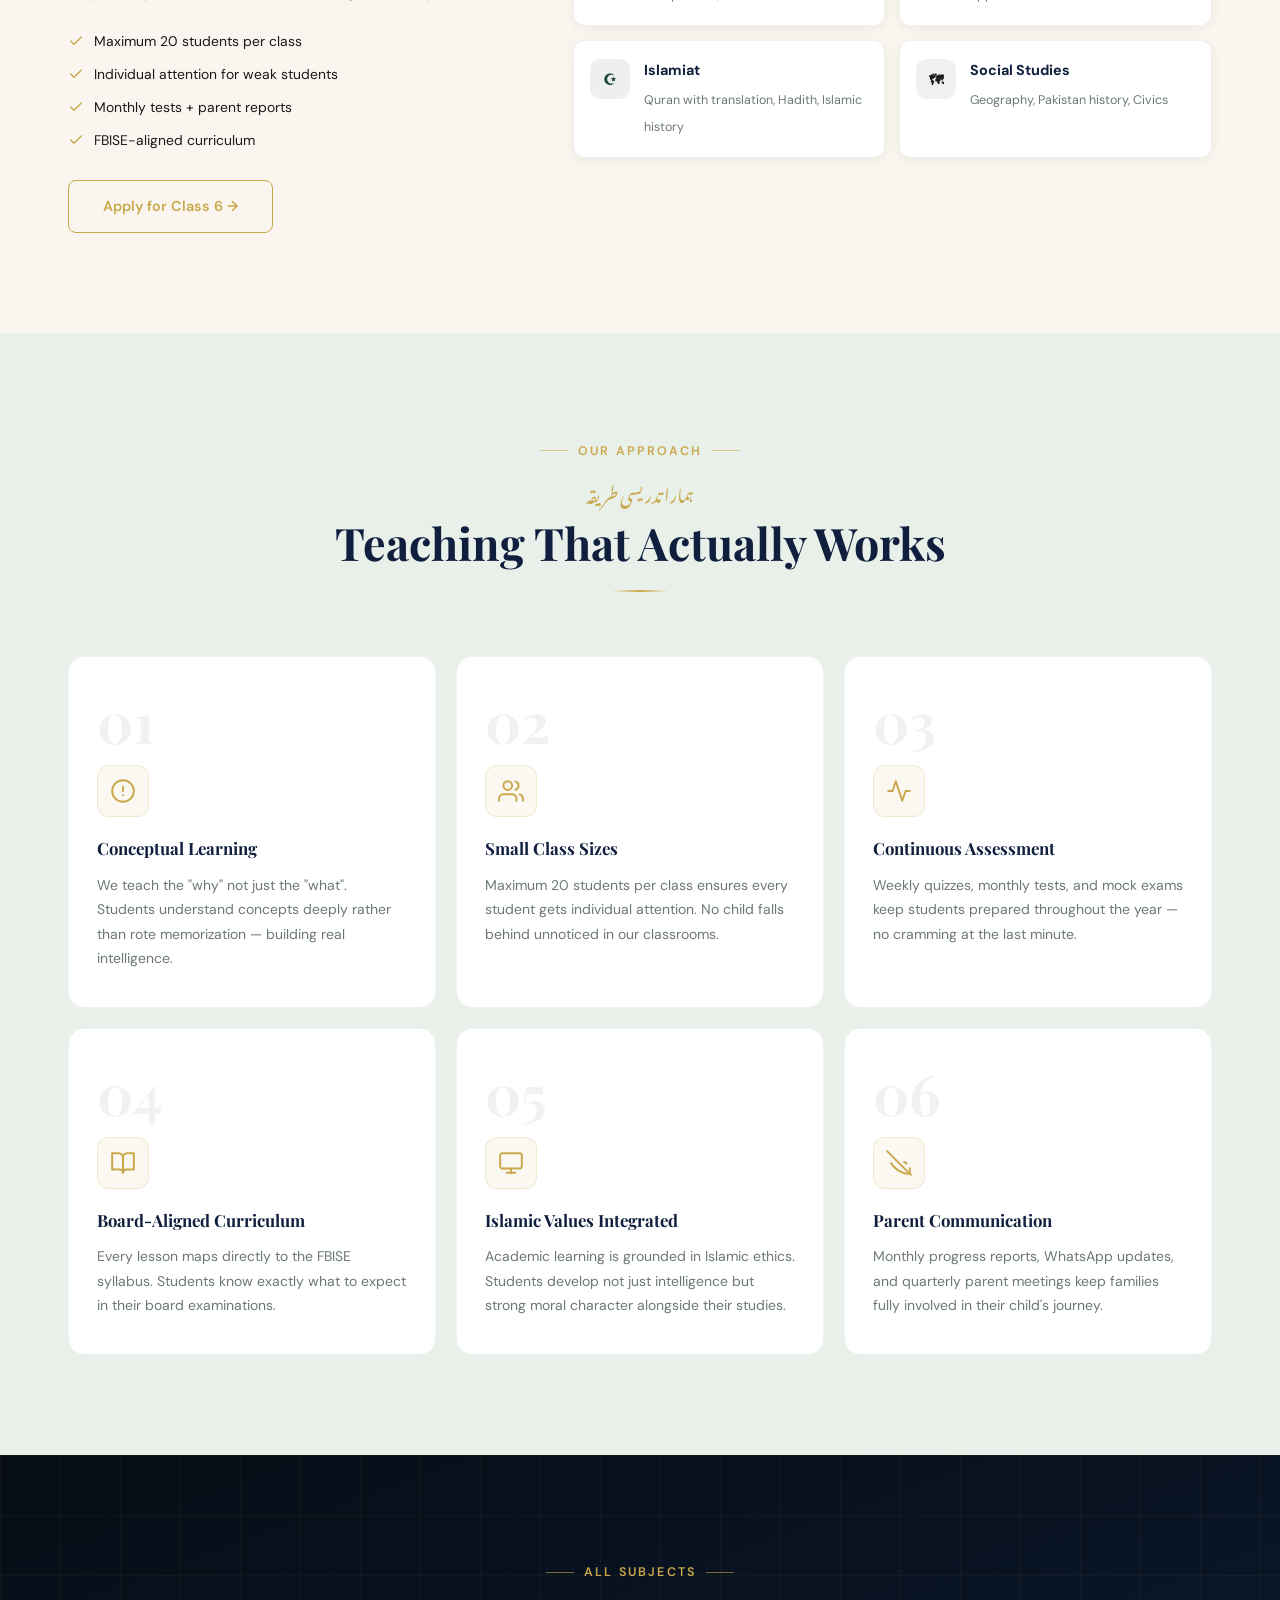
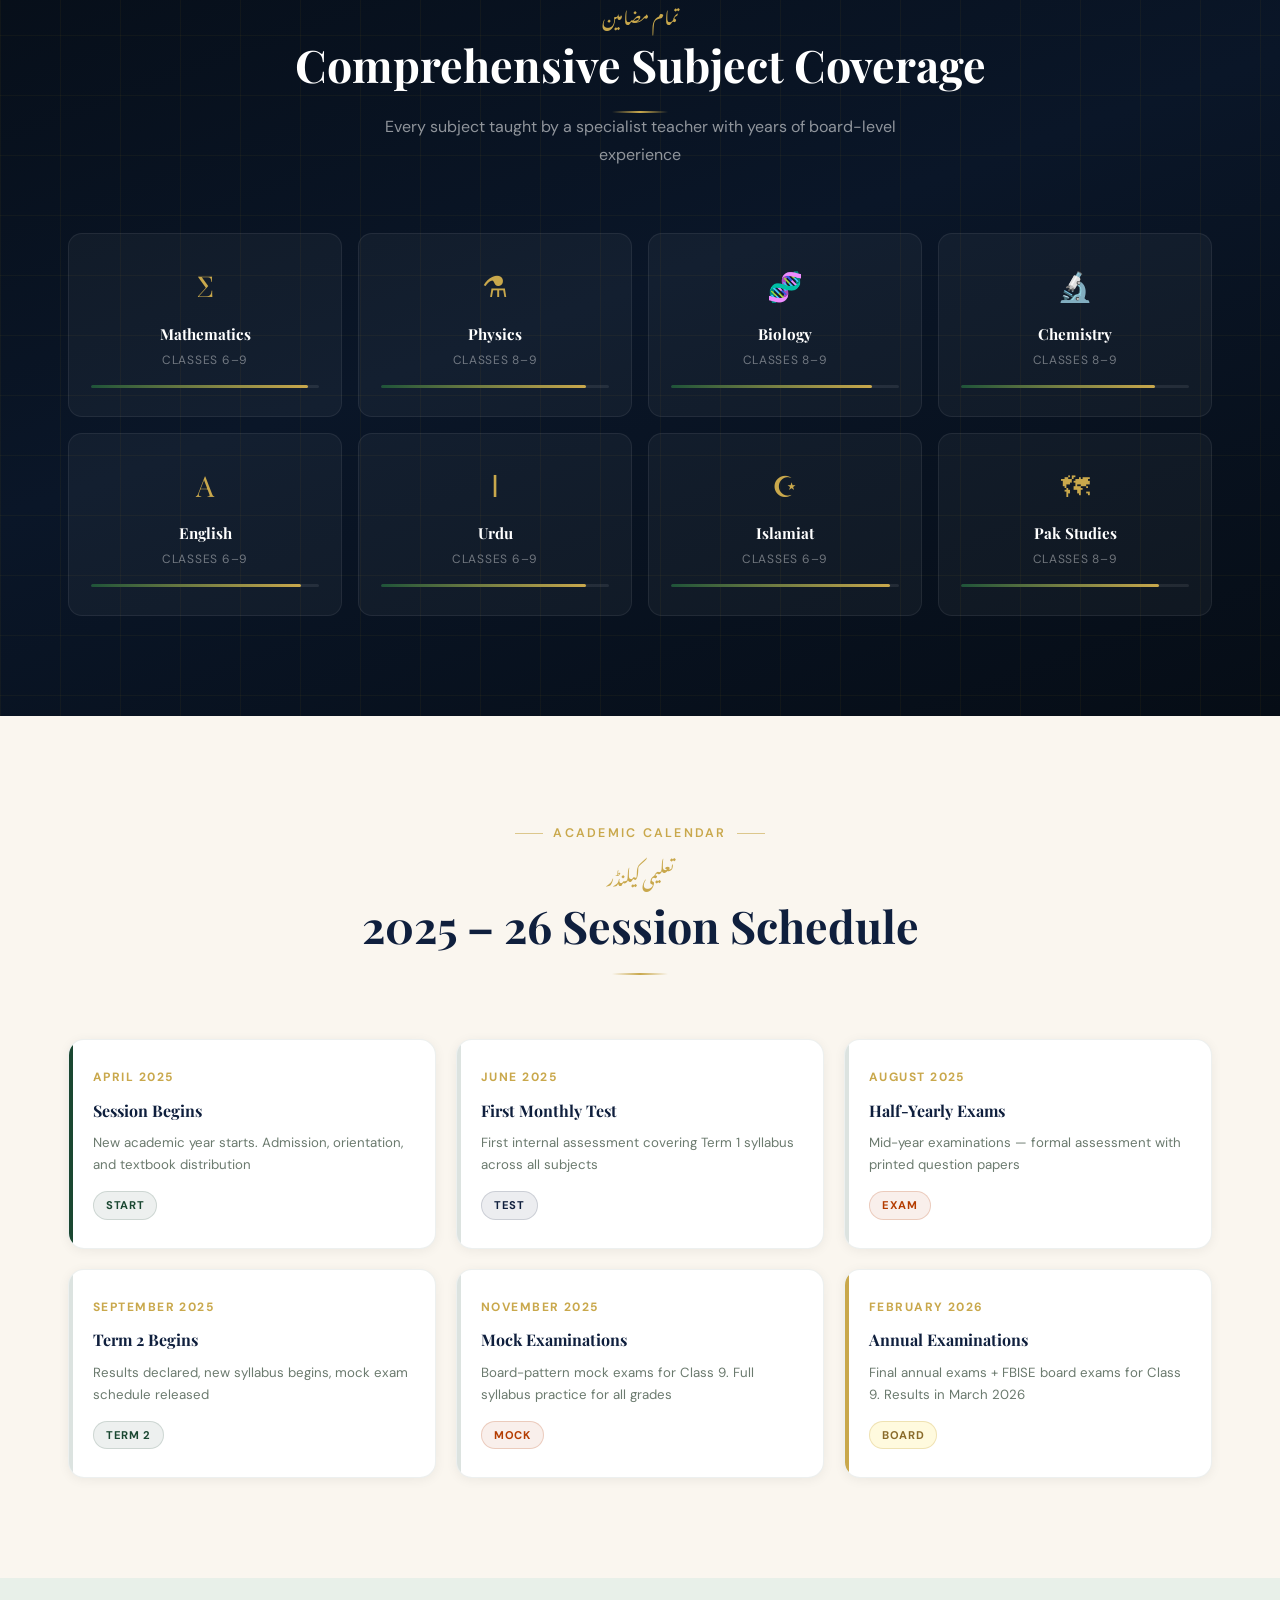
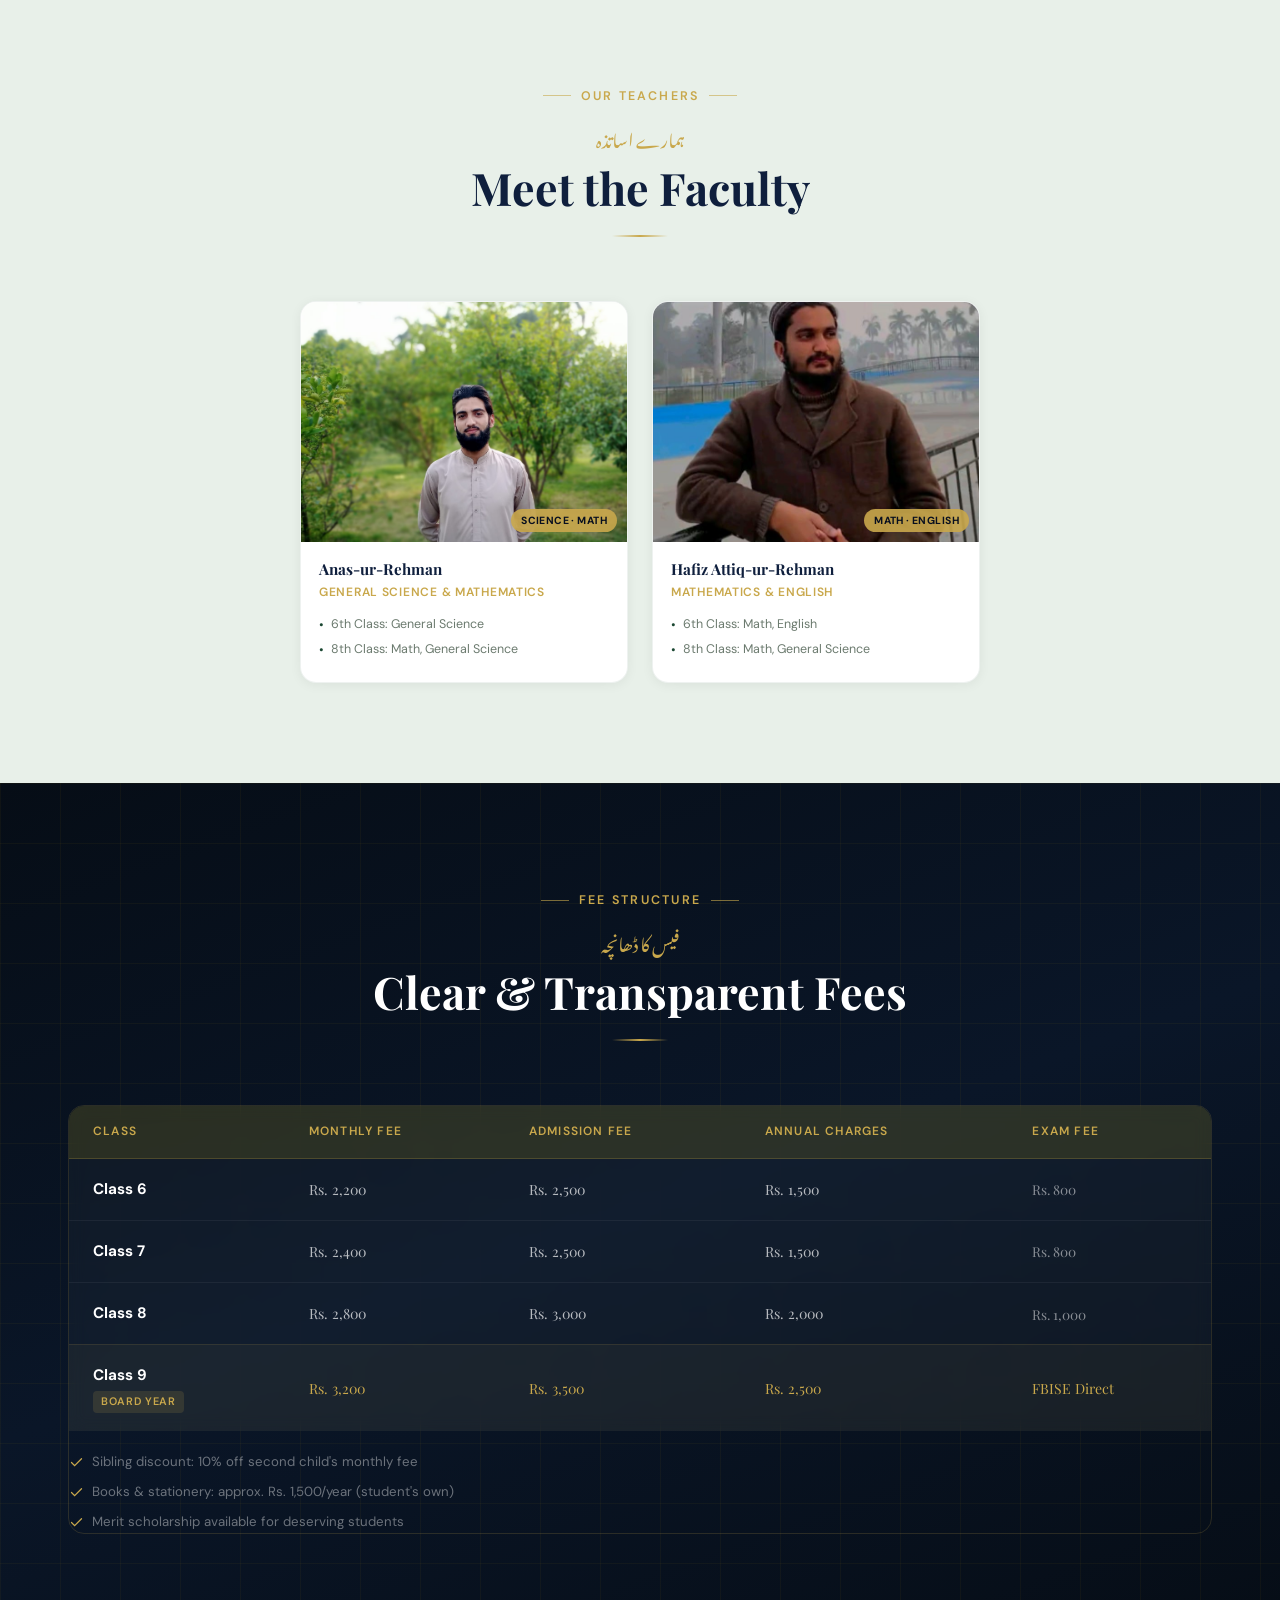
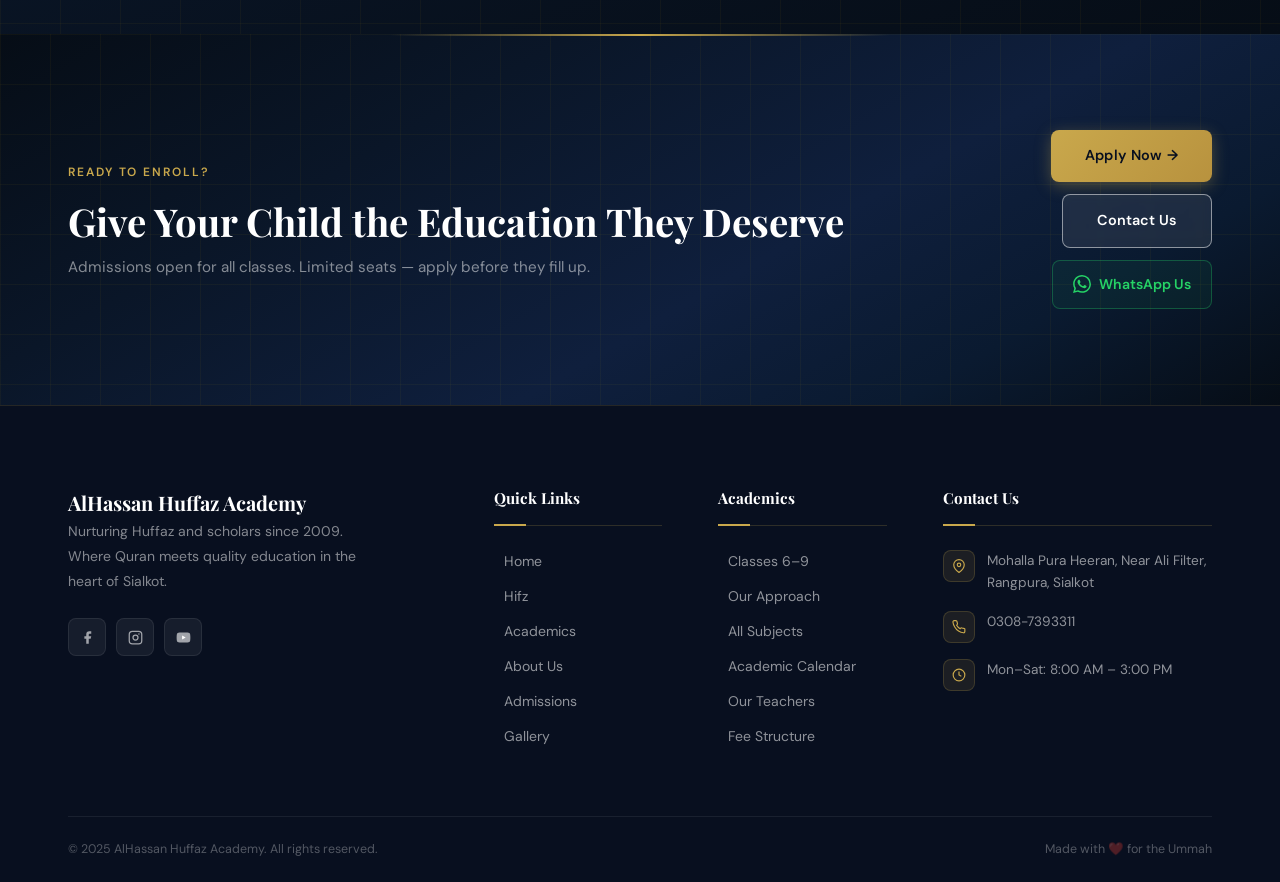
<file: academics.html>
﻿<!DOCTYPE html>
<html lang="en">
<head>
  <meta charset="UTF-8" />
  <meta name="viewport" content="width=device-width, initial-scale=1.0" />
  <title>Academic Classes 6–9 | AlHassan Huffaz Academy</title>
  <meta name="description" content="Quality academic education for Classes 6 to 9 at AlHassan Huffaz Academy, Sialkot." />
  <link rel="icon" type="image/svg+xml" href="favicon.svg" />
  <link rel="preconnect" href="https://fonts.googleapis.com" />
  <link rel="preconnect" href="https://fonts.gstatic.com" crossorigin />
    <link rel="stylesheet" href="css/style.css" />
  <link rel="stylesheet" href="css/academics.css" />
  <meta property="og:type"        content="website" />
  <meta property="og:locale"      content="ur_PK" />
  <meta property="og:site_name"   content="AlHassan Huffaz Academy" />
  <meta property="og:title"       content="Academic Classes 6–9 | AlHassan Huffaz Academy" />
  <meta property="og:description" content="Quality academic education for Classes 6 to 9 with all core subjects including Science, Math, Islamiyat, and Urdu in Sialkot." />
  <meta property="og:url"         content="https://alhassanacademy.pk/academics.html" />
  <meta name="twitter:card"        content="summary" />
  <meta name="twitter:title"       content="Academic Classes 6–9 | AlHassan Huffaz Academy" />
  <meta name="twitter:description" content="Quality academic education for Classes 6 to 9 with all core subjects including Science, Math, Islamiyat, and Urdu in Sialkot." 
</head>
<body>

  <!-- NAVBAR -->
  <nav class="navbar scrolled">
    <div class="container">
      <a href="index.html" class="nav-logo">
        <img src="assets/images/logo.png" class="logo-img" alt="AlHassan Huffaz Academy Logo" />
        <div class="logo-text">
          <span class="logo-main">Al<em>Hassan</em></span>
          <span class="logo-sub">Huffaz Academy</span>
        </div>
      </a>
      <ul class="nav-links">
        <li><a href="index.html">Home</a></li>
        <li><a href="hifz.html">Hifz</a></li>
        <li><a href="academics.html" class="active">Academics</a></li>
        <li><a href="about.html">About</a></li>
        <li><a href="admissions.html">Admissions</a></li>
        <li><a href="contact.html">Contact</a></li>
        <li><a href="gallery.html">Gallery</a></li>
        <li><a href="admissions.html" class="nav-cta">داخلہ فارم</a></li>
      </ul>
      <button class="hamburger" aria-label="Open menu"><span></span><span></span><span></span></button>
    </div>
  </nav>

  <div class="nav-overlay"></div>
  <nav class="nav-drawer">
    <a href="index.html">Home</a>
    <a href="hifz.html">Hifz Program</a>
    <a href="academics.html">Academics</a>
    <a href="about.html">About</a>
    <a href="admissions.html">Admissions</a>
    <a href="contact.html">Contact</a>
    <a href="gallery.html">Gallery</a>
    <a href="admissions.html" class="btn btn-gold">داخلہ فارم — Apply Now</a>
  </nav>

  <main>

    <!-- ===== HERO ===== -->
    <section class="ac-hero">
      <canvas id="heroCanvas" class="hero-canvas"></canvas>
      <div class="ac-hero-glow"></div>
      <div class="container ac-hero-inner">
        <div class="ac-hero-badge reveal">
          <svg width="14" height="14" viewBox="0 0 24 24" fill="none" stroke="currentColor" stroke-width="2"><path d="M22 10v6M2 10l10-5 10 5-10 5z"/><path d="M6 12v5c3 3 9 3 12 0v-5"/></svg>
          Academic Classes 6 – 9
        </div>
        <h1 class="ac-hero-urdu reveal">کلاس ۶ تا ۹ — معیاری تعلیم</h1>
        <p class="ac-hero-en reveal">Where Knowledge Meets Character — Premium Academic Education in an Islamic Environment</p>
        <div class="ac-hero-stats reveal">
          <div class="ahstat">
            <strong>4</strong>
            <span>Grade Levels</span>
          </div>
          <div class="ahstat-sep"></div>
          <div class="ahstat">
            <strong>8+</strong>
            <span>Core Subjects</span>
          </div>
          <div class="ahstat-sep"></div>
          <div class="ahstat">
            <strong>20</strong>
            <span>Max Class Size</span>
          </div>
          <div class="ahstat-sep"></div>
          <div class="ahstat">
            <strong>FBISE</strong>
            <span>Board Affiliation</span>
          </div>
        </div>
        <div class="ac-hero-btns reveal">
          <a href="admissions.html" class="btn btn-gold">Apply for Admission →</a>
          <a href="#classes" class="btn btn-outline-white">View Classes</a>
        </div>
      </div>
      <div class="ac-hero-scroll"><span></span></div>
    </section>

    <!-- ===== CLASSES OFFERED (TAB) ===== -->
    <section class="section ac-classes" id="classes">
      <div class="container">
        <div class="section-heading reveal">
          <div class="eyebrow">Classes Offered</div>
          <span class="urdu-sub" lang="ur">پیش کردہ کلاسز</span>
          <h2>Choose Your Grade Level</h2>
          <div class="gold-rule"></div>
          <p>Select a class to explore subjects, schedule, and what your child will achieve</p>
        </div>

        <!-- Grade Tabs -->
        <div class="grade-tabs reveal">
          <button class="grade-tab active" data-grade="6">
            <span class="tab-num">6</span>
            <span class="tab-label">Class Six</span>
          </button>
          <button class="grade-tab" data-grade="7">
            <span class="tab-num">7</span>
            <span class="tab-label">Class Seven</span>
          </button>
          <button class="grade-tab" data-grade="8">
            <span class="tab-num">8</span>
            <span class="tab-label">Class Eight</span>
          </button>
          <button class="grade-tab" data-grade="9">
            <span class="tab-num">9</span>
            <span class="tab-label">Class Nine</span>
          </button>
        </div>

        <!-- Grade Panels -->
        <div class="grade-panel active" id="grade-6">
          <div class="grade-panel-grid">
            <div class="grade-overview">
              <div class="grade-badge">Class 6</div>
              <h3>Foundation Year</h3>
              <p class="grade-urdu">بنیادی سال</p>
              <p>Class 6 is the critical foundation year. Students transition from primary school and build strong conceptual roots in all core subjects. Special focus on Maths and English literacy.</p>
              <div class="grade-highlights">
                <div class="gh-item">
                  <svg width="16" height="16" viewBox="0 0 24 24" fill="none" stroke="#C9A84C" stroke-width="2" stroke-linecap="round"><polyline points="20 6 9 17 4 12"/></svg>
                  Maximum 20 students per class
                </div>
                <div class="gh-item">
                  <svg width="16" height="16" viewBox="0 0 24 24" fill="none" stroke="#C9A84C" stroke-width="2" stroke-linecap="round"><polyline points="20 6 9 17 4 12"/></svg>
                  Individual attention for weak students
                </div>
                <div class="gh-item">
                  <svg width="16" height="16" viewBox="0 0 24 24" fill="none" stroke="#C9A84C" stroke-width="2" stroke-linecap="round"><polyline points="20 6 9 17 4 12"/></svg>
                  Monthly tests + parent reports
                </div>
                <div class="gh-item">
                  <svg width="16" height="16" viewBox="0 0 24 24" fill="none" stroke="#C9A84C" stroke-width="2" stroke-linecap="round"><polyline points="20 6 9 17 4 12"/></svg>
                  FBISE-aligned curriculum
                </div>
              </div>
              <a href="admissions.html" class="btn btn-outline-gold">Apply for Class 6 →</a>
            </div>
            <div class="grade-subjects">
              <div class="subject-card"><div class="subj-icon math">∑</div><div><strong>Mathematics</strong><span>Arithmetic, Geometry, Fractions, Basic Algebra</span></div></div>
              <div class="subject-card"><div class="subj-icon science">⚗</div><div><strong>General Science</strong><span>Biology basics, Physics intro, Earth Science</span></div></div>
              <div class="subject-card"><div class="subj-icon english">A</div><div><strong>English</strong><span>Grammar, Comprehension, Composition, Literature</span></div></div>
              <div class="subject-card"><div class="subj-icon urdu">ا</div><div><strong>Urdu</strong><span>Qawaid, Insha, Nasr, Poetry appreciation</span></div></div>
              <div class="subject-card"><div class="subj-icon islamiat">☪</div><div><strong>Islamiat</strong><span>Quran with translation, Hadith, Islamic history</span></div></div>
              <div class="subject-card"><div class="subj-icon pakistan">🗺</div><div><strong>Social Studies</strong><span>Geography, Pakistan history, Civics</span></div></div>
            </div>
          </div>
        </div>

        <div class="grade-panel" id="grade-7">
          <div class="grade-panel-grid">
            <div class="grade-overview">
              <div class="grade-badge">Class 7</div>
              <h3>Building Depth</h3>
              <p class="grade-urdu">گہرائی کا سال</p>
              <p>Class 7 deepens conceptual understanding across all subjects. Introduction to algebraic thinking, more complex science concepts, and expanded Urdu & English composition skills.</p>
              <div class="grade-highlights">
                <div class="gh-item"><svg width="16" height="16" viewBox="0 0 24 24" fill="none" stroke="#C9A84C" stroke-width="2" stroke-linecap="round"><polyline points="20 6 9 17 4 12"/></svg>Advanced from Class 6 curriculum</div>
                <div class="gh-item"><svg width="16" height="16" viewBox="0 0 24 24" fill="none" stroke="#C9A84C" stroke-width="2" stroke-linecap="round"><polyline points="20 6 9 17 4 12"/></svg>Introduction to lab practicals</div>
                <div class="gh-item"><svg width="16" height="16" viewBox="0 0 24 24" fill="none" stroke="#C9A84C" stroke-width="2" stroke-linecap="round"><polyline points="20 6 9 17 4 12"/></svg>Essay & creative writing focus</div>
                <div class="gh-item"><svg width="16" height="16" viewBox="0 0 24 24" fill="none" stroke="#C9A84C" stroke-width="2" stroke-linecap="round"><polyline points="20 6 9 17 4 12"/></svg>Half-yearly & annual exams</div>
              </div>
              <a href="admissions.html" class="btn btn-outline-gold">Apply for Class 7 →</a>
            </div>
            <div class="grade-subjects">
              <div class="subject-card"><div class="subj-icon math">∑</div><div><strong>Mathematics</strong><span>Algebra, Sets, Ratio & Proportion, Geometry</span></div></div>
              <div class="subject-card"><div class="subj-icon science">⚗</div><div><strong>General Science</strong><span>Cell biology, Chemical reactions, Forces & Motion</span></div></div>
              <div class="subject-card"><div class="subj-icon english">A</div><div><strong>English</strong><span>Advanced grammar, Essay writing, Novel study</span></div></div>
              <div class="subject-card"><div class="subj-icon urdu">ا</div><div><strong>Urdu</strong><span>Advanced Insha, Ghazal, Urdu literature</span></div></div>
              <div class="subject-card"><div class="subj-icon islamiat">☪</div><div><strong>Islamiat</strong><span>Fiqh basics, Seerah, Quranic Tafseer</span></div></div>
              <div class="subject-card"><div class="subj-icon pakistan">🗺</div><div><strong>Pakistan Studies</strong><span>Pakistan history, Geography in depth</span></div></div>
            </div>
          </div>
        </div>

        <div class="grade-panel" id="grade-8">
          <div class="grade-panel-grid">
            <div class="grade-overview">
              <div class="grade-badge">Class 8</div>
              <h3>Pre-Board Preparation</h3>
              <p class="grade-urdu">بورڈ کی تیاری</p>
              <p>Class 8 is a critical bridge to the board exam year. Students are introduced to the exam format, question patterns, and time management. All subjects reach board-level depth.</p>
              <div class="grade-highlights">
                <div class="gh-item"><svg width="16" height="16" viewBox="0 0 24 24" fill="none" stroke="#C9A84C" stroke-width="2" stroke-linecap="round"><polyline points="20 6 9 17 4 12"/></svg>Board exam format introduced</div>
                <div class="gh-item"><svg width="16" height="16" viewBox="0 0 24 24" fill="none" stroke="#C9A84C" stroke-width="2" stroke-linecap="round"><polyline points="20 6 9 17 4 12"/></svg>Weekly mock tests begin</div>
                <div class="gh-item"><svg width="16" height="16" viewBox="0 0 24 24" fill="none" stroke="#C9A84C" stroke-width="2" stroke-linecap="round"><polyline points="20 6 9 17 4 12"/></svg>Past papers practice</div>
                <div class="gh-item"><svg width="16" height="16" viewBox="0 0 24 24" fill="none" stroke="#C9A84C" stroke-width="2" stroke-linecap="round"><polyline points="20 6 9 17 4 12"/></svg>Separate Science subjects begin</div>
              </div>
              <a href="admissions.html" class="btn btn-outline-gold">Apply for Class 8 →</a>
            </div>
            <div class="grade-subjects">
              <div class="subject-card"><div class="subj-icon math">∑</div><div><strong>Mathematics</strong><span>Linear equations, Pythagoras, Trigonometry intro</span></div></div>
              <div class="subject-card"><div class="subj-icon science">⚗</div><div><strong>Physics</strong><span>Mechanics, Light, Sound, Electricity basics</span></div></div>
              <div class="subject-card"><div class="subj-icon science2">🧬</div><div><strong>Biology / Chemistry</strong><span>Cell structure, Periodic table, Organic basics</span></div></div>
              <div class="subject-card"><div class="subj-icon english">A</div><div><strong>English</strong><span>Board-level comprehension, letters, essays</span></div></div>
              <div class="subject-card"><div class="subj-icon urdu">ا</div><div><strong>Urdu</strong><span>Board Urdu syllabus — Nazm, Ghazal, Khutoot</span></div></div>
              <div class="subject-card"><div class="subj-icon islamiat">☪</div><div><strong>Islamiat</strong><span>Board Islamiat — Quran, Hadith, Fiqh</span></div></div>
            </div>
          </div>
        </div>

        <div class="grade-panel" id="grade-9">
          <div class="grade-panel-grid">
            <div class="grade-overview">
              <div class="grade-badge gold">Class 9</div>
              <h3>Board Year — Matric Part I</h3>
              <p class="grade-urdu">میٹرک پارٹ اول</p>
              <p>Class 9 is the first year of the official FBISE Matriculation examination. Full board syllabus coverage with intensive exam preparation, mock exams, and result-focused teaching.</p>
              <div class="grade-highlights">
                <div class="gh-item"><svg width="16" height="16" viewBox="0 0 24 24" fill="none" stroke="#C9A84C" stroke-width="2" stroke-linecap="round"><polyline points="20 6 9 17 4 12"/></svg>Full FBISE board syllabus</div>
                <div class="gh-item"><svg width="16" height="16" viewBox="0 0 24 24" fill="none" stroke="#C9A84C" stroke-width="2" stroke-linecap="round"><polyline points="20 6 9 17 4 12"/></svg>Bi-weekly full mock exams</div>
                <div class="gh-item"><svg width="16" height="16" viewBox="0 0 24 24" fill="none" stroke="#C9A84C" stroke-width="2" stroke-linecap="round"><polyline points="20 6 9 17 4 12"/></svg>Dedicated subject teachers</div>
                <div class="gh-item"><svg width="16" height="16" viewBox="0 0 24 24" fill="none" stroke="#C9A84C" stroke-width="2" stroke-linecap="round"><polyline points="20 6 9 17 4 12"/></svg>Lab practicals included</div>
              </div>
              <a href="admissions.html" class="btn btn-gold">Apply for Class 9 →</a>
            </div>
            <div class="grade-subjects">
              <div class="subject-card gold-card"><div class="subj-icon math">∑</div><div><strong>Mathematics</strong><span>Full Matric Maths — Algebra, Geometry, Matrices</span></div></div>
              <div class="subject-card gold-card"><div class="subj-icon science">⚗</div><div><strong>Physics</strong><span>FBISE Physics — Kinematics, Dynamics, Optics</span></div></div>
              <div class="subject-card gold-card"><div class="subj-icon science2">🧬</div><div><strong>Biology</strong><span>Cell biology, Genetics, Human physiology</span></div></div>
              <div class="subject-card gold-card"><div class="subj-icon chem">🔬</div><div><strong>Chemistry</strong><span>Atomic structure, Bonding, Chemical reactions</span></div></div>
              <div class="subject-card gold-card"><div class="subj-icon english">A</div><div><strong>English</strong><span>FBISE English — Comprehension, Essays, Grammar</span></div></div>
              <div class="subject-card gold-card"><div class="subj-icon islamiat">☪</div><div><strong>Islamiat + Pak Studies</strong><span>Board-level compulsory subjects</span></div></div>
            </div>
          </div>
        </div>
      </div>
    </section>

    <!-- ===== TEACHING APPROACH ===== -->
    <section class="section ac-approach" id="approach">
      <div class="container">
        <div class="section-heading reveal">
          <div class="eyebrow">Our Approach</div>
          <span class="urdu-sub" lang="ur">ہمارا تدریسی طریقہ</span>
          <h2>Teaching That Actually Works</h2>
          <div class="gold-rule"></div>
        </div>

        <div class="approach-grid">
          <div class="approach-card reveal">
            <div class="approach-num">01</div>
            <div class="approach-icon">
              <svg width="26" height="26" viewBox="0 0 24 24" fill="none" stroke="#C9A84C" stroke-width="1.8" stroke-linecap="round" stroke-linejoin="round"><circle cx="12" cy="12" r="10"/><line x1="12" y1="8" x2="12" y2="12"/><line x1="12" y1="16" x2="12.01" y2="16"/></svg>
            </div>
            <h4>Conceptual Learning</h4>
            <p>We teach the "why" not just the "what". Students understand concepts deeply rather than rote memorization — building real intelligence.</p>
          </div>
          <div class="approach-card reveal">
            <div class="approach-num">02</div>
            <div class="approach-icon">
              <svg width="26" height="26" viewBox="0 0 24 24" fill="none" stroke="#C9A84C" stroke-width="1.8" stroke-linecap="round" stroke-linejoin="round"><path d="M17 21v-2a4 4 0 0 0-4-4H5a4 4 0 0 0-4 4v2"/><circle cx="9" cy="7" r="4"/><path d="M23 21v-2a4 4 0 0 0-3-3.87"/><path d="M16 3.13a4 4 0 0 1 0 7.75"/></svg>
            </div>
            <h4>Small Class Sizes</h4>
            <p>Maximum 20 students per class ensures every student gets individual attention. No child falls behind unnoticed in our classrooms.</p>
          </div>
          <div class="approach-card reveal">
            <div class="approach-num">03</div>
            <div class="approach-icon">
              <svg width="26" height="26" viewBox="0 0 24 24" fill="none" stroke="#C9A84C" stroke-width="1.8" stroke-linecap="round" stroke-linejoin="round"><polyline points="22 12 18 12 15 21 9 3 6 12 2 12"/></svg>
            </div>
            <h4>Continuous Assessment</h4>
            <p>Weekly quizzes, monthly tests, and mock exams keep students prepared throughout the year — no cramming at the last minute.</p>
          </div>
          <div class="approach-card reveal">
            <div class="approach-num">04</div>
            <div class="approach-icon">
              <svg width="26" height="26" viewBox="0 0 24 24" fill="none" stroke="#C9A84C" stroke-width="1.8" stroke-linecap="round" stroke-linejoin="round"><path d="M2 3h6a4 4 0 0 1 4 4v14a3 3 0 0 0-3-3H2z"/><path d="M22 3h-6a4 4 0 0 0-4 4v14a3 3 0 0 1 3-3h7z"/></svg>
            </div>
            <h4>Board-Aligned Curriculum</h4>
            <p>Every lesson maps directly to the FBISE syllabus. Students know exactly what to expect in their board examinations.</p>
          </div>
          <div class="approach-card reveal">
            <div class="approach-num">05</div>
            <div class="approach-icon">
              <svg width="26" height="26" viewBox="0 0 24 24" fill="none" stroke="#C9A84C" stroke-width="1.8" stroke-linecap="round" stroke-linejoin="round"><rect x="2" y="3" width="20" height="14" rx="2"/><line x1="8" y1="21" x2="16" y2="21"/><line x1="12" y1="17" x2="12" y2="21"/></svg>
            </div>
            <h4>Islamic Values Integrated</h4>
            <p>Academic learning is grounded in Islamic ethics. Students develop not just intelligence but strong moral character alongside their studies.</p>
          </div>
          <div class="approach-card reveal">
            <div class="approach-num">06</div>
            <div class="approach-icon">
              <svg width="26" height="26" viewBox="0 0 24 24" fill="none" stroke="#C9A84C" stroke-width="1.8" stroke-linecap="round" stroke-linejoin="round"><path d="M22 16.92v3a2 2 0 0 1-2.18 2 19.79 19.79 0 0 1-8.63-3.07A19.5 19.5 0 0 1 4.69 12"/><path d="M1 1l22 22"/><path d="M16.72 11.06A10.94 10.94 0 0 1 19 12.55"/></svg>
            </div>
            <h4>Parent Communication</h4>
            <p>Monthly progress reports, WhatsApp updates, and quarterly parent meetings keep families fully involved in their child's journey.</p>
          </div>
        </div>
      </div>
    </section>

    <!-- ===== SUBJECTS OVERVIEW ===== -->
    <section class="section section-dark ac-subjects" id="subjects">
      <div class="container">
        <div class="section-heading reveal">
          <div class="eyebrow">All Subjects</div>
          <span class="urdu-sub" lang="ur">تمام مضامین</span>
          <h2>Comprehensive Subject Coverage</h2>
          <div class="gold-rule"></div>
          <p>Every subject taught by a specialist teacher with years of board-level experience</p>
        </div>

        <div class="subjects-grid reveal">
          <div class="subject-tile">
            <div class="st-icon">∑</div>
            <h4>Mathematics</h4>
            <p>Classes 6–9</p>
            <div class="st-bar" style="--w:95%"></div>
          </div>
          <div class="subject-tile">
            <div class="st-icon">⚗</div>
            <h4>Physics</h4>
            <p>Classes 8–9</p>
            <div class="st-bar" style="--w:90%"></div>
          </div>
          <div class="subject-tile">
            <div class="st-icon">🧬</div>
            <h4>Biology</h4>
            <p>Classes 8–9</p>
            <div class="st-bar" style="--w:88%"></div>
          </div>
          <div class="subject-tile">
            <div class="st-icon">🔬</div>
            <h4>Chemistry</h4>
            <p>Classes 8–9</p>
            <div class="st-bar" style="--w:85%"></div>
          </div>
          <div class="subject-tile">
            <div class="st-icon">A</div>
            <h4>English</h4>
            <p>Classes 6–9</p>
            <div class="st-bar" style="--w:92%"></div>
          </div>
          <div class="subject-tile">
            <div class="st-icon">ا</div>
            <h4>Urdu</h4>
            <p>Classes 6–9</p>
            <div class="st-bar" style="--w:90%"></div>
          </div>
          <div class="subject-tile">
            <div class="st-icon">☪</div>
            <h4>Islamiat</h4>
            <p>Classes 6–9</p>
            <div class="st-bar" style="--w:96%"></div>
          </div>
          <div class="subject-tile">
            <div class="st-icon">🗺</div>
            <h4>Pak Studies</h4>
            <p>Classes 8–9</p>
            <div class="st-bar" style="--w:87%"></div>
          </div>
        </div>
      </div>
    </section>

    <!-- ===== ACADEMIC CALENDAR ===== -->
    <section class="section ac-calendar" id="calendar">
      <div class="container">
        <div class="section-heading reveal">
          <div class="eyebrow">Academic Calendar</div>
          <span class="urdu-sub" lang="ur">تعلیمی کیلنڈر</span>
          <h2>2025 – 26 Session Schedule</h2>
          <div class="gold-rule"></div>
        </div>

        <div class="calendar-grid reveal">
          <div class="cal-card green">
            <div class="cal-month">April 2025</div>
            <h4>Session Begins</h4>
            <p>New academic year starts. Admission, orientation, and textbook distribution</p>
            <span class="cal-tag">Start</span>
          </div>
          <div class="cal-card">
            <div class="cal-month">June 2025</div>
            <h4>First Monthly Test</h4>
            <p>First internal assessment covering Term 1 syllabus across all subjects</p>
            <span class="cal-tag test">Test</span>
          </div>
          <div class="cal-card">
            <div class="cal-month">August 2025</div>
            <h4>Half-Yearly Exams</h4>
            <p>Mid-year examinations — formal assessment with printed question papers</p>
            <span class="cal-tag exam">Exam</span>
          </div>
          <div class="cal-card">
            <div class="cal-month">September 2025</div>
            <h4>Term 2 Begins</h4>
            <p>Results declared, new syllabus begins, mock exam schedule released</p>
            <span class="cal-tag">Term 2</span>
          </div>
          <div class="cal-card">
            <div class="cal-month">November 2025</div>
            <h4>Mock Examinations</h4>
            <p>Board-pattern mock exams for Class 9. Full syllabus practice for all grades</p>
            <span class="cal-tag exam">Mock</span>
          </div>
          <div class="cal-card gold">
            <div class="cal-month">February 2026</div>
            <h4>Annual Examinations</h4>
            <p>Final annual exams + FBISE board exams for Class 9. Results in March 2026</p>
            <span class="cal-tag board">Board</span>
          </div>
        </div>
      </div>
    </section>

    <!-- ===== FACULTY ===== -->
    <section class="section section-sage ac-faculty" id="faculty">
      <div class="container">
        <div class="section-heading reveal">
          <div class="eyebrow">Our Teachers</div>
          <span class="urdu-sub" lang="ur">ہمارے اساتذہ</span>
          <h2>Meet the Faculty</h2>
          <div class="gold-rule"></div>
        </div>

        <div class="ac-faculty-grid">
          <div class="ac-faculty-card reveal">
            <div class="acf-photo has-photo">
              <img src="assets/images/teacher1.jpg" alt="Anas-ur-Rehman" />
              <div class="acf-subject-badge">Science · Math</div>
            </div>
            <div class="acf-info">
              <h3>Anas-ur-Rehman</h3>
              <span class="acf-role">General Science &amp; Mathematics</span>
              <div class="acf-meta">
                <span>6th Class: General Science</span>
                <span>8th Class: Math, General Science</span>
              </div>
            </div>
          </div>

          <div class="ac-faculty-card reveal">
            <div class="acf-photo has-photo">
              <img src="assets/images/teacher2.jpg" alt="Hafiz Attiq-ur-Rehman" />
              <div class="acf-subject-badge">Math · English</div>
            </div>
            <div class="acf-info">
              <h3>Hafiz Attiq-ur-Rehman</h3>
              <span class="acf-role">Mathematics &amp; English</span>
              <div class="acf-meta">
                <span>6th Class: Math, English</span>
                <span>8th Class: Math, General Science</span>
              </div>
            </div>
          </div>
        </div>
      </div>
    </section>

    <!-- ===== FEE TABLE ===== -->
    <section class="section section-dark ac-fees" id="fees">
      <div class="container">
        <div class="section-heading reveal">
          <div class="eyebrow">Fee Structure</div>
          <span class="urdu-sub" lang="ur">فیس کا ڈھانچہ</span>
          <h2>Clear & Transparent Fees</h2>
          <div class="gold-rule"></div>
        </div>

        <div class="ac-fee-wrap reveal">
          <table class="ac-fee-table">
            <thead>
              <tr>
                <th>Class</th>
                <th>Monthly Fee</th>
                <th>Admission Fee</th>
                <th>Annual Charges</th>
                <th>Exam Fee</th>
              </tr>
            </thead>
            <tbody>
              <tr>
                <td><strong>Class 6</strong></td>
                <td class="fee-amt">Rs. 2,200</td>
                <td class="fee-amt">Rs. 2,500</td>
                <td class="fee-amt">Rs. 1,500</td>
                <td class="fee-amt muted">Rs. 800</td>
              </tr>
              <tr>
                <td><strong>Class 7</strong></td>
                <td class="fee-amt">Rs. 2,400</td>
                <td class="fee-amt">Rs. 2,500</td>
                <td class="fee-amt">Rs. 1,500</td>
                <td class="fee-amt muted">Rs. 800</td>
              </tr>
              <tr>
                <td><strong>Class 8</strong></td>
                <td class="fee-amt">Rs. 2,800</td>
                <td class="fee-amt">Rs. 3,000</td>
                <td class="fee-amt">Rs. 2,000</td>
                <td class="fee-amt muted">Rs. 1,000</td>
              </tr>
              <tr class="highlight-row">
                <td>
                  <strong>Class 9</strong>
                  <span class="board-label">Board Year</span>
                </td>
                <td class="fee-amt gold-text">Rs. 3,200</td>
                <td class="fee-amt gold-text">Rs. 3,500</td>
                <td class="fee-amt gold-text">Rs. 2,500</td>
                <td class="fee-amt gold-text">FBISE Direct</td>
              </tr>
            </tbody>
          </table>
          <div class="ac-fee-notes">
            <div class="fee-note-item">
              <svg width="15" height="15" viewBox="0 0 24 24" fill="none" stroke="#C9A84C" stroke-width="2" stroke-linecap="round"><polyline points="20 6 9 17 4 12"/></svg>
              Sibling discount: 10% off second child's monthly fee
            </div>
            <div class="fee-note-item">
              <svg width="15" height="15" viewBox="0 0 24 24" fill="none" stroke="#C9A84C" stroke-width="2" stroke-linecap="round"><polyline points="20 6 9 17 4 12"/></svg>
              Books & stationery: approx. Rs. 1,500/year (student's own)
            </div>
            <div class="fee-note-item">
              <svg width="15" height="15" viewBox="0 0 24 24" fill="none" stroke="#C9A84C" stroke-width="2" stroke-linecap="round"><polyline points="20 6 9 17 4 12"/></svg>
              Merit scholarship available for deserving students
            </div>
          </div>
        </div>
      </div>
    </section>

    <!-- ===== APPLY CTA ===== -->
    <section class="ac-cta">
      <div class="container">
        <div class="ac-cta-inner reveal">
          <div class="ac-cta-text">
            <div class="eyebrow">Ready to Enroll?</div>
            <h2>Give Your Child the Education They Deserve</h2>
            <p>Admissions open for all classes. Limited seats — apply before they fill up.</p>
          </div>
          <div class="ac-cta-actions">
            <a href="admissions.html" class="btn btn-gold">Apply Now →</a>
            <a href="contact.html" class="btn btn-outline-white">Contact Us</a>
            <a href="https://wa.me/923017393311" class="ac-whatsapp" target="_blank">
              <svg width="18" height="18" viewBox="0 0 24 24" fill="currentColor"><path d="M17.472 14.382c-.297-.149-1.758-.867-2.03-.967-.273-.099-.471-.148-.67.15-.197.297-.767.966-.94 1.164-.173.199-.347.223-.644.075-.297-.15-1.255-.463-2.39-1.475-.883-.788-1.48-1.761-1.653-2.059-.173-.297-.018-.458.13-.606.134-.133.298-.347.446-.52.149-.174.198-.298.298-.497.099-.198.05-.371-.025-.52-.075-.149-.669-1.612-.916-2.207-.242-.579-.487-.5-.669-.51-.173-.008-.371-.01-.57-.01-.198 0-.52.074-.792.372-.272.297-1.04 1.016-1.04 2.479 0 1.462 1.065 2.875 1.213 3.074.149.198 2.096 3.2 5.077 4.487.709.306 1.262.489 1.694.625.712.227 1.36.195 1.871.118.571-.085 1.758-.719 2.006-1.413.248-.694.248-1.289.173-1.413-.074-.124-.272-.198-.57-.347m-5.421 7.403h-.004a9.87 9.87 0 01-5.031-1.378l-.361-.214-3.741.982.998-3.648-.235-.374a9.86 9.86 0 01-1.51-5.26c.001-5.45 4.436-9.884 9.888-9.884 2.64 0 5.122 1.03 6.988 2.898a9.825 9.825 0 012.893 6.994c-.003 5.45-4.437 9.884-9.885 9.884m8.413-18.297A11.815 11.815 0 0012.05 0C5.495 0 .16 5.335.157 11.892c0 2.096.547 4.142 1.588 5.945L.057 24l6.305-1.654a11.882 11.882 0 005.683 1.448h.005c6.554 0 11.89-5.335 11.893-11.893a11.821 11.821 0 00-3.48-8.413z"/></svg>
              WhatsApp Us
            </a>
          </div>
        </div>
      </div>
    </section>

  </main>

  <!-- FOOTER -->
  <footer class="footer">
    <div class="container">
      <div class="footer-grid">
        <div class="footer-col footer-brand">
          <span class="brand-name">AlHassan Huffaz Academy</span>
          <p class="footer-tagline">Nurturing Huffaz and scholars since 2009. Where Quran meets quality education in the heart of Sialkot.</p>
          <div class="footer-social">
            <a href="https://www.facebook.com/people/Al-Hassan-Huffaz-Academy/61590658380614/" aria-label="Facebook"><svg width="15" height="15" viewBox="0 0 24 24" fill="currentColor"><path d="M18 2h-3a5 5 0 0 0-5 5v3H7v4h3v8h4v-8h3l1-4h-4V7a1 1 0 0 1 1-1h3z"/></svg></a>
            <a href="#" aria-label="Instagram"><svg width="15" height="15" viewBox="0 0 24 24" fill="none" stroke="currentColor" stroke-width="2"><rect x="2" y="2" width="20" height="20" rx="5"/><circle cx="12" cy="12" r="4"/><circle cx="17.5" cy="6.5" r="1.2" fill="currentColor" stroke="none"/></svg></a>
            <a href="#" aria-label="YouTube"><svg width="15" height="15" viewBox="0 0 24 24" fill="currentColor"><path d="M22.54 6.42a2.78 2.78 0 0 0-1.95-1.96C18.88 4 12 4 12 4s-6.88 0-8.59.46A2.78 2.78 0 0 0 1.46 6.42 29 29 0 0 0 1 12a29 29 0 0 0 .46 5.58 2.78 2.78 0 0 0 1.95 1.96C5.12 20 12 20 12 20s6.88 0 8.59-.46a2.78 2.78 0 0 0 1.96-1.96A29 29 0 0 0 23 12a29 29 0 0 0-.46-5.58z"/><polygon points="9.75 15.02 15.5 12 9.75 8.98 9.75 15.02" fill="white"/></svg></a>
          </div>
        </div>
        <div class="footer-col">
          <h4>Quick Links</h4>
          <ul>
            <li><a href="index.html">Home</a></li>
            <li><a href="hifz.html">Hifz</a></li>
            <li><a href="academics.html">Academics</a></li>
            <li><a href="about.html">About Us</a></li>
            <li><a href="admissions.html">Admissions</a></li>
            <li><a href="gallery.html">Gallery</a></li>
          </ul>
        </div>
        <div class="footer-col">
          <h4>Academics</h4>
          <ul>
            <li><a href="#classes">Classes 6–9</a></li>
            <li><a href="#approach">Our Approach</a></li>
            <li><a href="#subjects">All Subjects</a></li>
            <li><a href="#calendar">Academic Calendar</a></li>
            <li><a href="#faculty">Our Teachers</a></li>
            <li><a href="#fees">Fee Structure</a></li>
          </ul>
        </div>
        <div class="footer-col">
          <h4>Contact Us</h4>
          <div class="footer-contact-item">
            <div class="icon"><svg width="14" height="14" viewBox="0 0 24 24" fill="none" stroke="currentColor" stroke-width="2"><path d="M21 10c0 7-9 13-9 13s-9-6-9-13a9 9 0 0 1 18 0z"/><circle cx="12" cy="10" r="3"/></svg></div>
            <span>Mohalla Pura Heeran, Near Ali Filter, Rangpura, Sialkot</span>
          </div>
          <div class="footer-contact-item">
            <div class="icon"><svg width="14" height="14" viewBox="0 0 24 24" fill="none" stroke="currentColor" stroke-width="2"><path d="M22 16.92v3a2 2 0 0 1-2.18 2 19.79 19.79 0 0 1-8.63-3.07A19.5 19.5 0 0 1 4.69 12 19.79 19.79 0 0 1 1.61 3.35 2 2 0 0 1 3.6 1.16h3a2 2 0 0 1 2 1.72c.127.96.361 1.903.7 2.81a2 2 0 0 1-.45 2.11L7.91 8.96a16 16 0 0 0 6 6l.92-.92a2 2 0 0 1 2.11-.45c.907.339 1.85.573 2.81.7A2 2 0 0 1 22 16.92z"/></svg></div>
            <a href="tel:+923087393311">0308-7393311</a>
          </div>
          <div class="footer-contact-item">
            <div class="icon"><svg width="14" height="14" viewBox="0 0 24 24" fill="none" stroke="currentColor" stroke-width="2"><circle cx="12" cy="12" r="10"/><polyline points="12 6 12 12 16 14"/></svg></div>
            <span>Mon–Sat: 8:00 AM – 3:00 PM</span>
          </div>
        </div>
      </div>
      <div class="footer-bottom">
        <span>© 2025 AlHassan Huffaz Academy. All rights reserved.</span>
        <span>Made with ❤️ for the Ummah</span>
      </div>
    </div>
  </footer>

  <a href="https://wa.me/923017393311" class="whatsapp-fab" target="_blank" rel="noopener" aria-label="WhatsApp">
    <svg viewBox="0 0 24 24"><path d="M17.472 14.382c-.297-.149-1.758-.867-2.03-.967-.273-.099-.471-.148-.67.15-.197.297-.767.966-.94 1.164-.173.199-.347.223-.644.075-.297-.15-1.255-.463-2.39-1.475-.883-.788-1.48-1.761-1.653-2.059-.173-.297-.018-.458.13-.606.134-.133.298-.347.446-.52.149-.174.198-.298.298-.497.099-.198.05-.371-.025-.52-.075-.149-.669-1.612-.916-2.207-.242-.579-.487-.5-.669-.51-.173-.008-.371-.01-.57-.01-.198 0-.52.074-.792.372-.272.297-1.04 1.016-1.04 2.479 0 1.462 1.065 2.875 1.213 3.074.149.198 2.096 3.2 5.077 4.487.709.306 1.262.489 1.694.625.712.227 1.36.195 1.871.118.571-.085 1.758-.719 2.006-1.413.248-.694.248-1.289.173-1.413-.074-.124-.272-.198-.57-.347m-5.421 7.403h-.004a9.87 9.87 0 01-5.031-1.378l-.361-.214-3.741.982.998-3.648-.235-.374a9.86 9.86 0 01-1.51-5.26c.001-5.45 4.436-9.884 9.888-9.884 2.64 0 5.122 1.03 6.988 2.898a9.825 9.825 0 012.893 6.994c-.003 5.45-4.437 9.884-9.885 9.884m8.413-18.297A11.815 11.815 0 0012.05 0C5.495 0 .16 5.335.157 11.892c0 2.096.547 4.142 1.588 5.945L.057 24l6.305-1.654a11.882 11.882 0 005.683 1.448h.005c6.554 0 11.89-5.335 11.893-11.893a11.821 11.821 0 00-3.48-8.413z"/></svg>
  </a>

  <script src="js/main.js"></script>
</body>
</html>
</file>
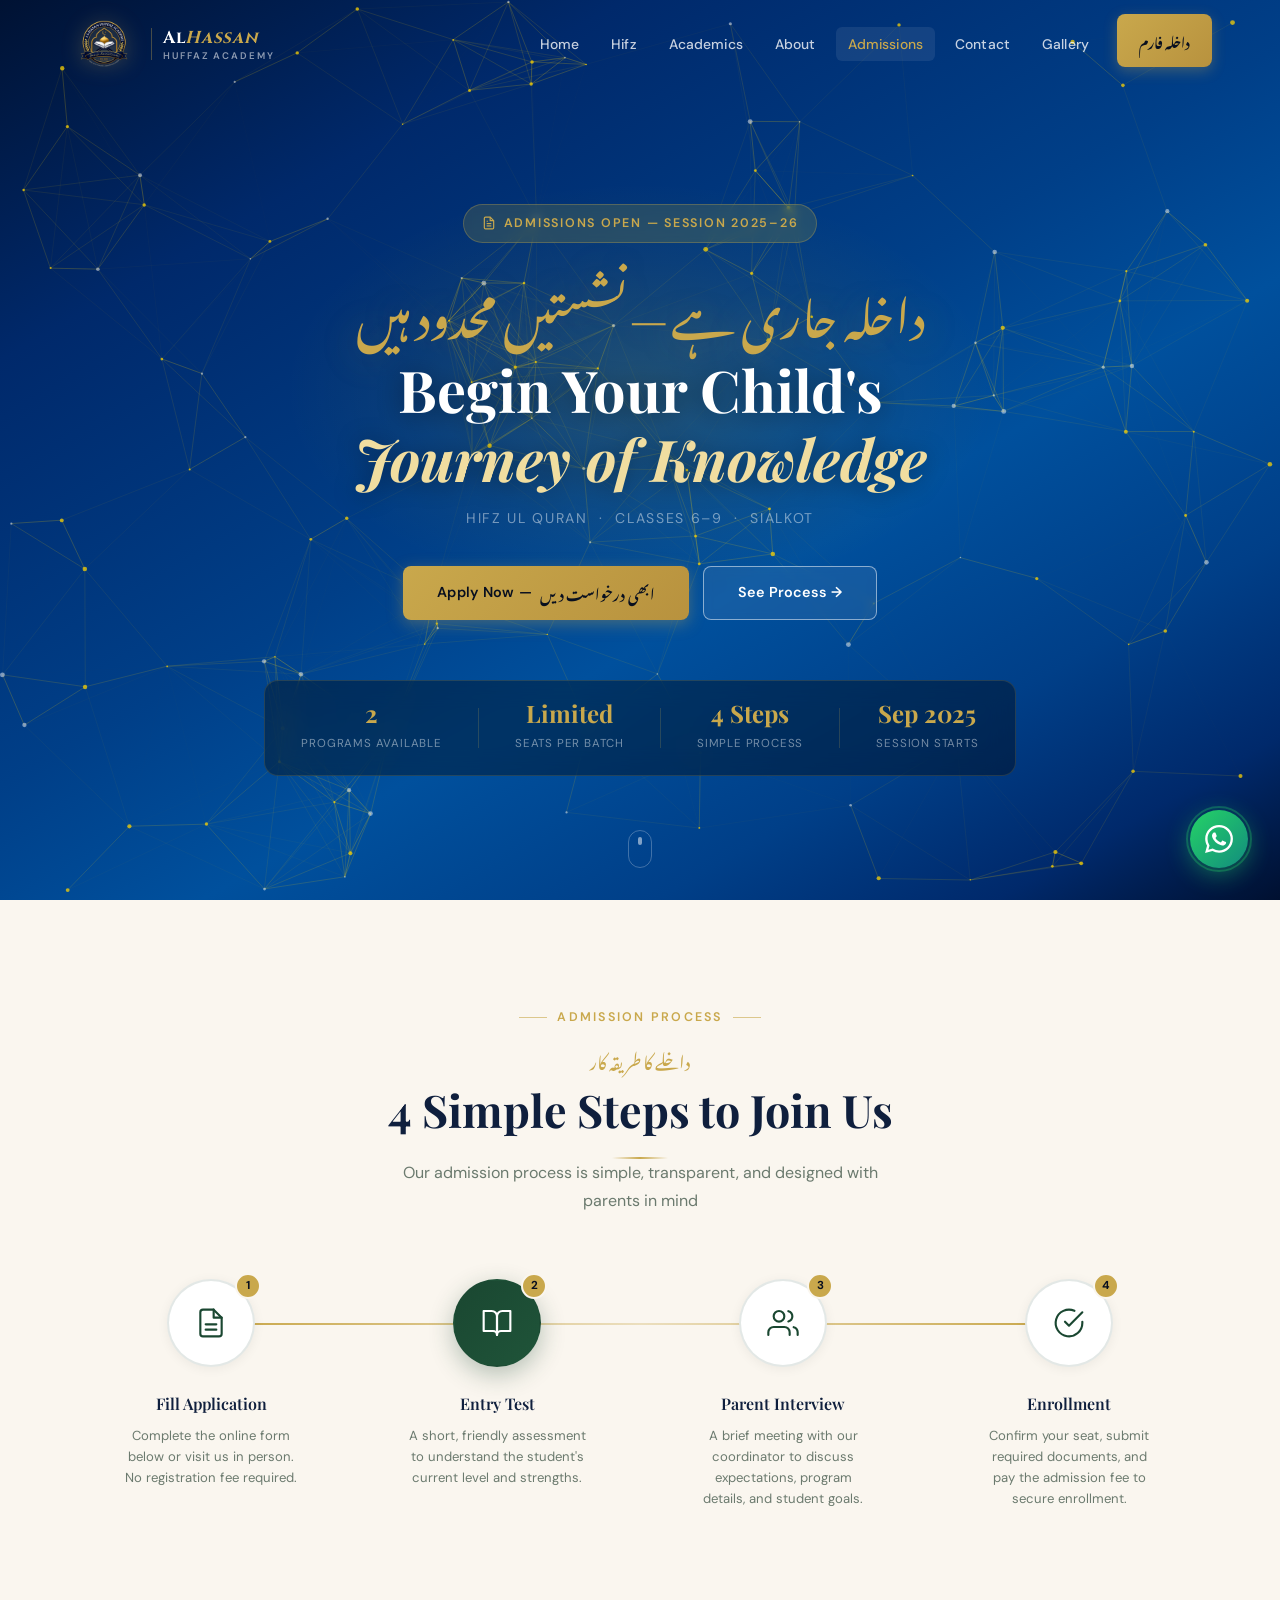
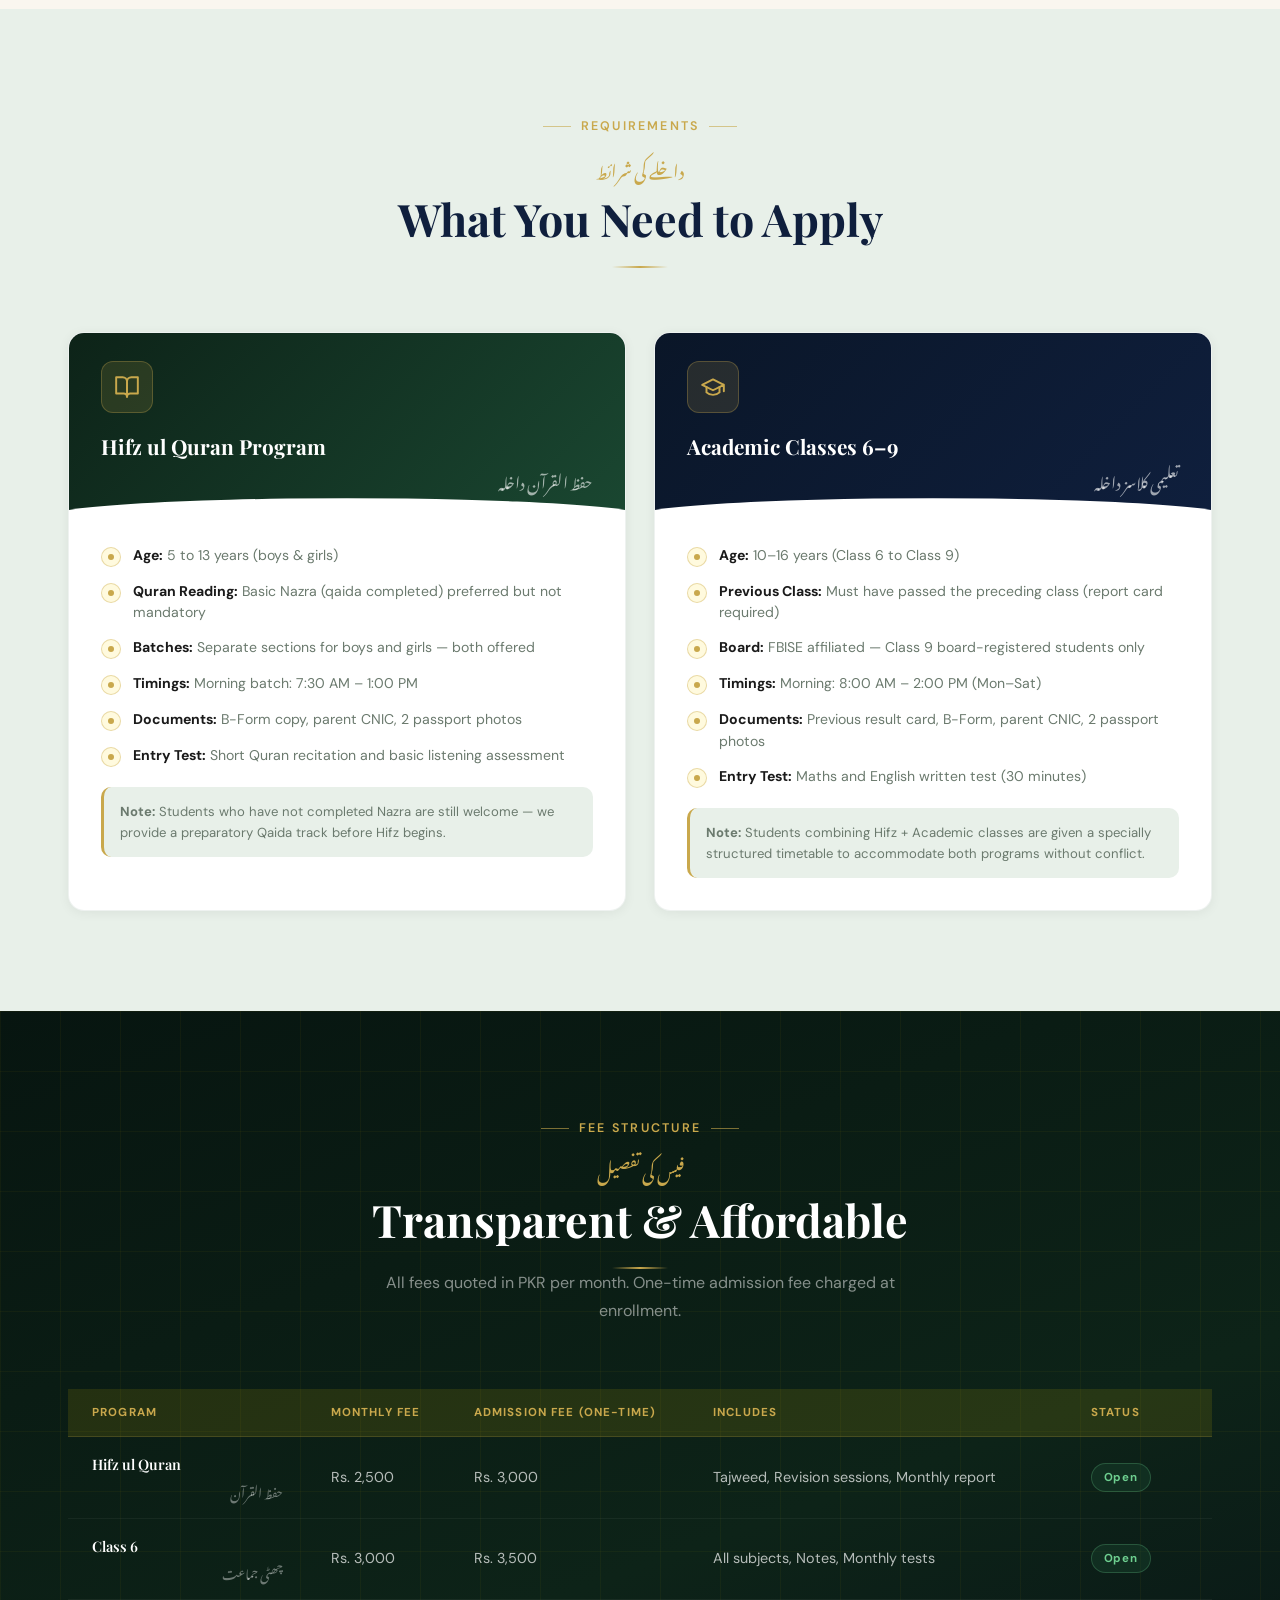
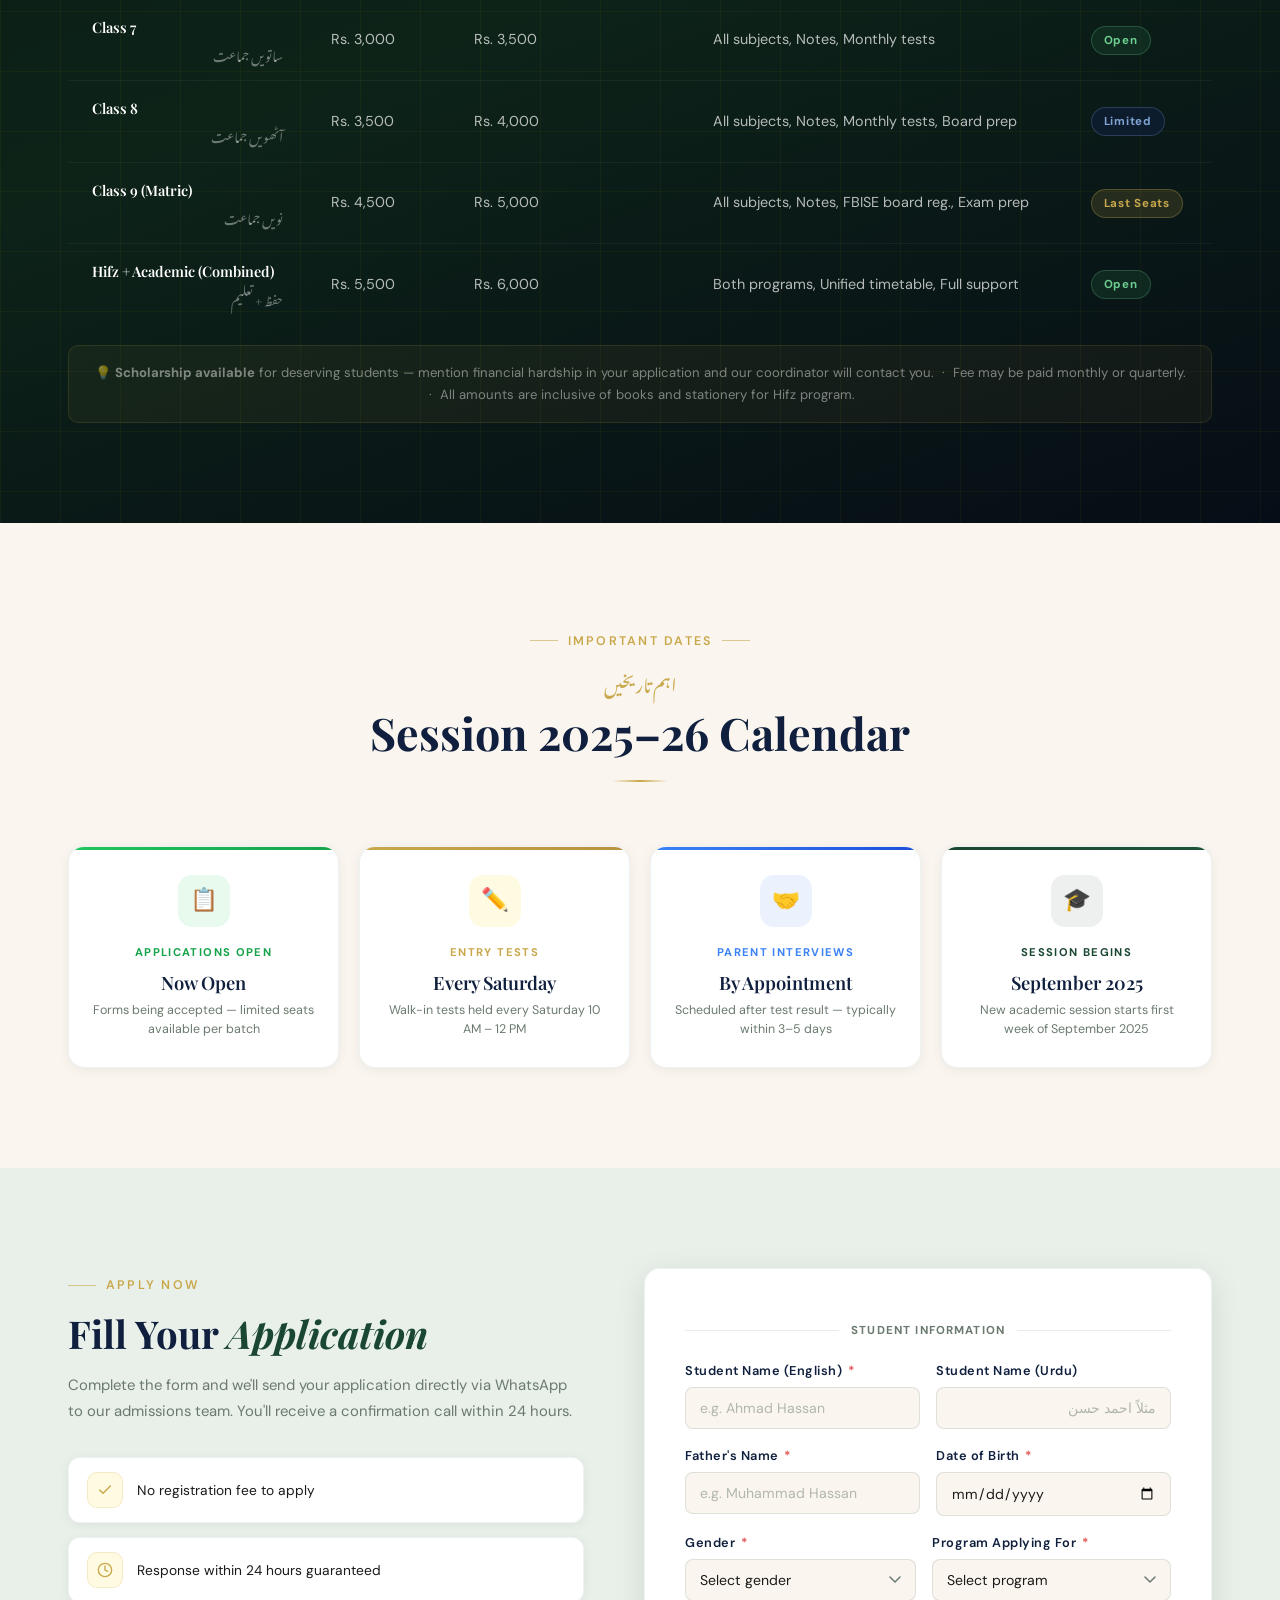
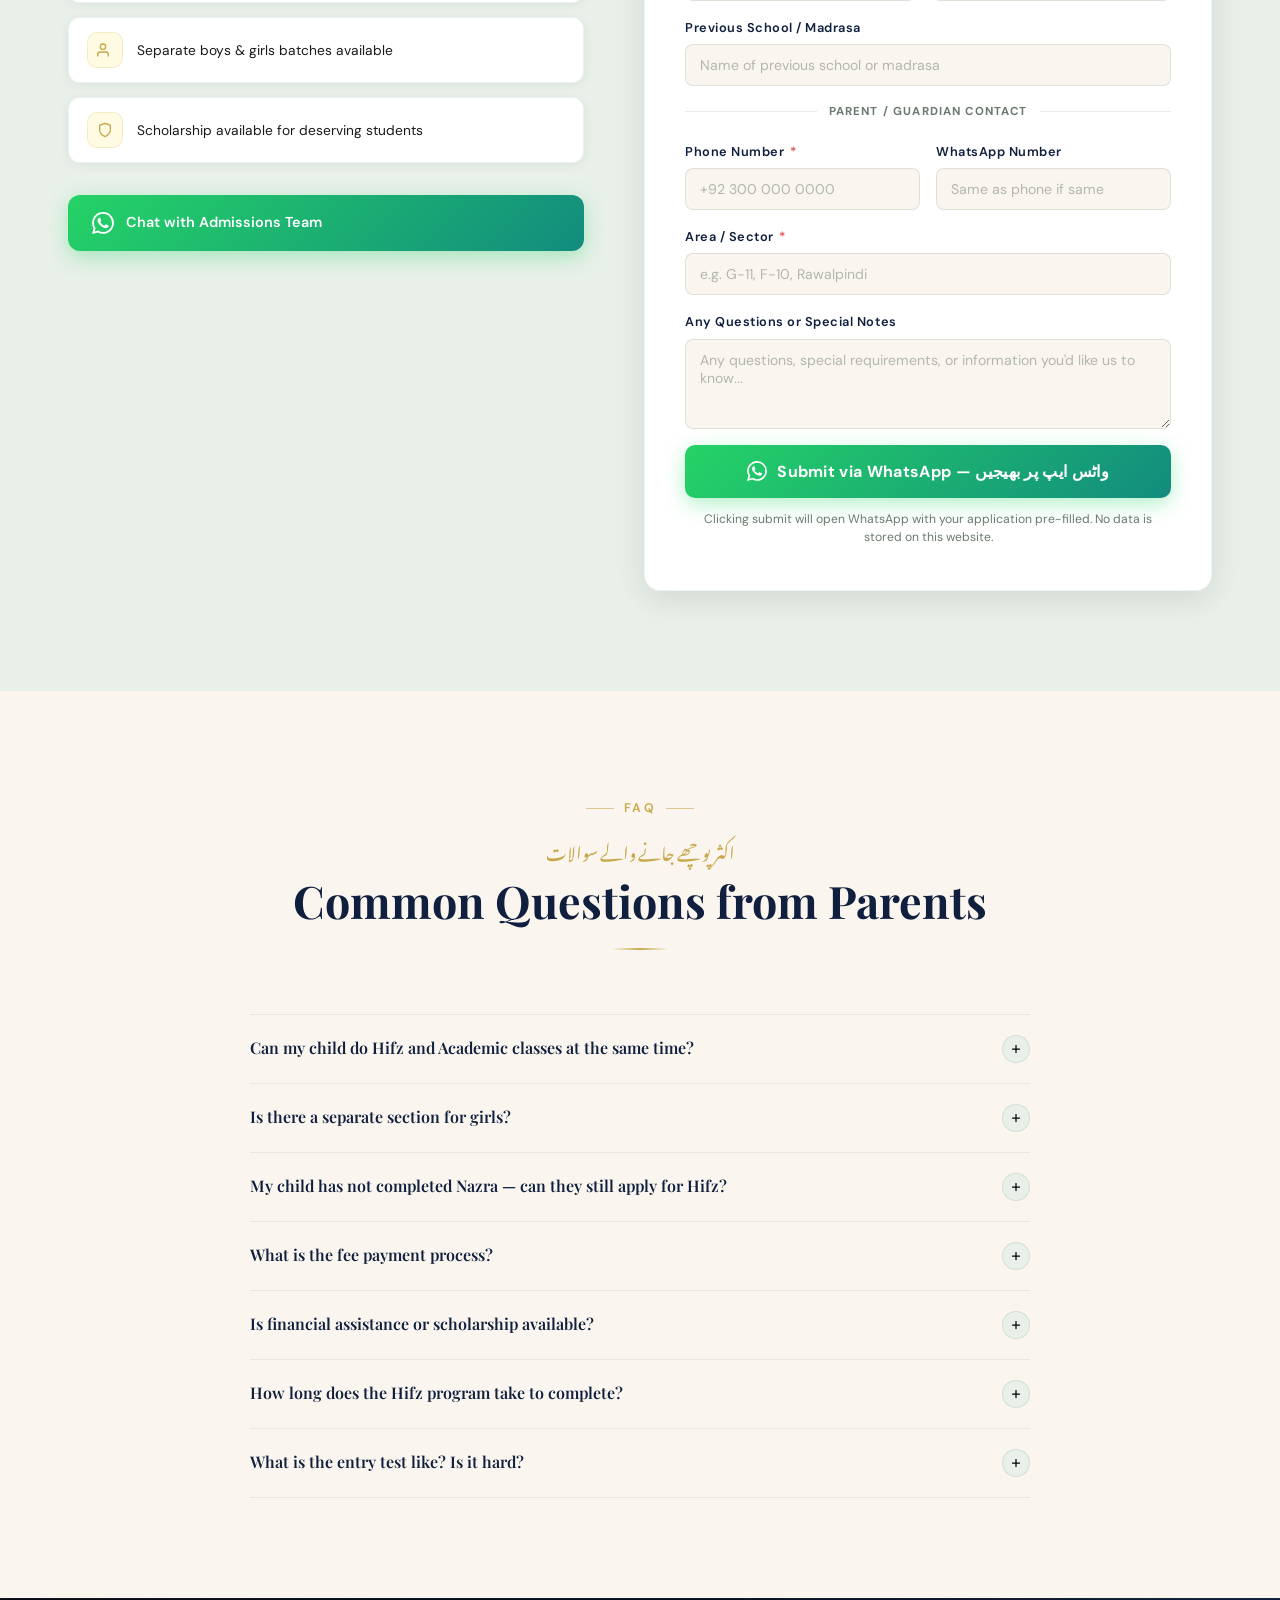
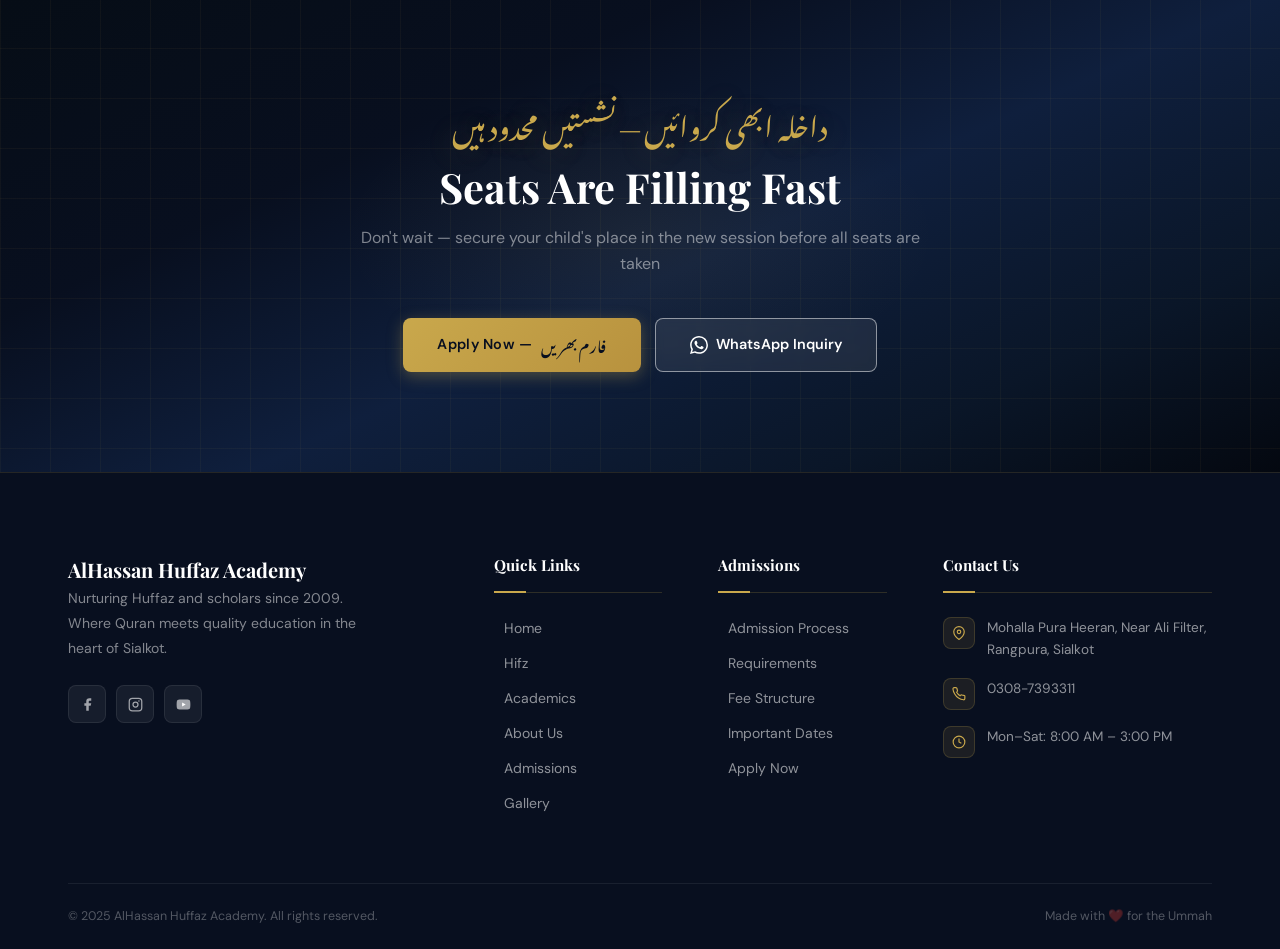
<file: admissions.html>
﻿<!DOCTYPE html>
<html lang="en">
<head>
  <meta charset="UTF-8" />
  <meta name="viewport" content="width=device-width, initial-scale=1.0" />
  <title>Admissions 2025–26 | AlHassan Huffaz Academy</title>
  <meta name="description" content="Apply to AlHassan Huffaz Academy — Hifz ul Quran and Academic Classes 6–9. Simple 4-step admission process in Sialkot." />
  <link rel="icon" type="image/svg+xml" href="favicon.svg" />
  <link rel="preconnect" href="https://fonts.googleapis.com" />
  <link rel="preconnect" href="https://fonts.gstatic.com" crossorigin />
    <link rel="stylesheet" href="css/style.css" />
  <link rel="stylesheet" href="css/admissions.css" />
  <meta property="og:type"        content="website" />
  <meta property="og:locale"      content="ur_PK" />
  <meta property="og:site_name"   content="AlHassan Huffaz Academy" />
  <meta property="og:title"       content="Apply Now — Admissions | AlHassan Huffaz Academy" />
  <meta property="og:description" content="Apply for Hifz ul Quran or Academic Classes 6–9 at AlHassan Huffaz Academy, Sialkot. Limited seats — apply via WhatsApp today." />
  <meta property="og:url"         content="https://alhassanacademy.pk/admissions.html" />
  <meta name="twitter:card"        content="summary" />
  <meta name="twitter:title"       content="Apply Now — Admissions | AlHassan Huffaz Academy" />
  <meta name="twitter:description" content="Apply for Hifz ul Quran or Academic Classes 6–9 at AlHassan Huffaz Academy, Sialkot. Limited seats — apply via WhatsApp today." 
</head>
<body>

  <!-- NAVBAR -->
  <nav class="navbar scrolled">
    <div class="container">
      <a href="index.html" class="nav-logo">
        <img src="assets/images/logo.png" class="logo-img" alt="AlHassan Huffaz Academy Logo" />
        <div class="logo-text">
          <span class="logo-main">Al<em>Hassan</em></span>
          <span class="logo-sub">Huffaz Academy</span>
        </div>
      </a>
      <ul class="nav-links">
        <li><a href="index.html">Home</a></li>
        <li><a href="hifz.html">Hifz</a></li>
        <li><a href="academics.html">Academics</a></li>
        <li><a href="about.html">About</a></li>
        <li><a href="admissions.html" class="active">Admissions</a></li>
        <li><a href="contact.html">Contact</a></li>
        <li><a href="gallery.html">Gallery</a></li>
        <li><a href="#apply-form" class="nav-cta">داخلہ فارم</a></li>
      </ul>
      <button class="hamburger" aria-label="Open menu">
        <span></span><span></span><span></span>
      </button>
    </div>
  </nav>

  <div class="nav-overlay"></div>
  <nav class="nav-drawer">
    <a href="index.html">Home</a>
    <a href="hifz.html">Hifz Program</a>
    <a href="academics.html">Academics</a>
    <a href="about.html">About</a>
    <a href="admissions.html">Admissions</a>
    <a href="contact.html">Contact</a>
    <a href="gallery.html">Gallery</a>
    <a href="#apply-form" class="btn btn-gold"><span lang="ur">داخلہ فارم</span> — Apply Now</a>
  </nav>

  <main>

    <!-- ===== HERO ===== -->
    <section class="adm-hero">
      <canvas id="heroCanvas" class="hero-canvas"></canvas>
      <div class="adm-hero-glow"></div>

      <div class="container adm-hero-inner">

        <div class="adm-hero-badge reveal">
          <svg width="14" height="14" viewBox="0 0 24 24" fill="none" stroke="currentColor" stroke-width="2"><path d="M14 2H6a2 2 0 0 0-2 2v16a2 2 0 0 0 2 2h12a2 2 0 0 0 2-2V8z"/><polyline points="14 2 14 8 20 8"/><line x1="16" y1="13" x2="8" y2="13"/><line x1="16" y1="17" x2="8" y2="17"/><polyline points="10 9 9 9 8 9"/></svg>
          Admissions Open — Session 2025–26
        </div>

        <p class="adm-hero-urdu reveal" lang="ur">داخلہ جاری ہے — نشستیں محدود ہیں</p>

        <h1 class="adm-hero-title reveal">Begin Your Child's<br><em>Journey of Knowledge</em></h1>

        <p class="adm-hero-sub reveal">Hifz ul Quran &nbsp;·&nbsp; Classes 6–9 &nbsp;·&nbsp; Sialkot</p>

        <div class="adm-hero-btns reveal">
          <a href="#apply-form" class="btn btn-gold">Apply Now — <span lang="ur">ابھی درخواست دیں</span></a>
          <a href="#process" class="btn btn-outline-white">See Process →</a>
        </div>

        <div class="adm-hero-stats reveal">
          <div class="adm-hstat">
            <strong>2</strong>
            <span>Programs Available</span>
          </div>
          <div class="adm-hstat-sep"></div>
          <div class="adm-hstat">
            <strong>Limited</strong>
            <span>Seats Per Batch</span>
          </div>
          <div class="adm-hstat-sep"></div>
          <div class="adm-hstat">
            <strong>4 Steps</strong>
            <span>Simple Process</span>
          </div>
          <div class="adm-hstat-sep"></div>
          <div class="adm-hstat">
            <strong>Sep 2025</strong>
            <span>Session Starts</span>
          </div>
        </div>

      </div>

      <div class="adm-hero-scroll"><span></span></div>
    </section>

    <!-- ===== PROCESS TIMELINE ===== -->
    <section class="section adm-process" id="process">
      <div class="container">
        <div class="section-heading reveal">
          <div class="eyebrow">Admission Process</div>
          <span class="urdu-sub" lang="ur">داخلے کا طریقہ کار</span>
          <h2>4 Simple Steps to Join Us</h2>
          <div class="gold-rule"></div>
          <p>Our admission process is simple, transparent, and designed with parents in mind</p>
        </div>

        <div class="process-steps">

          <div class="process-step reveal">
            <div class="step-num">
              <svg viewBox="0 0 24 24" fill="none" stroke="#1A4731" stroke-width="1.6" stroke-linecap="round" stroke-linejoin="round"><path d="M14 2H6a2 2 0 0 0-2 2v16a2 2 0 0 0 2 2h12a2 2 0 0 0 2-2V8z"/><polyline points="14 2 14 8 20 8"/><line x1="16" y1="13" x2="8" y2="13"/><line x1="16" y1="17" x2="8" y2="17"/></svg>
              <div class="step-counter">1</div>
            </div>
            <div class="step-label">Fill Application</div>
            <p class="step-desc">Complete the online form below or visit us in person. No registration fee required.</p>
          </div>

          <div class="process-step active reveal">
            <div class="step-num">
              <svg viewBox="0 0 24 24" fill="none" stroke="#fff" stroke-width="1.6" stroke-linecap="round" stroke-linejoin="round"><path d="M2 3h6a4 4 0 0 1 4 4v14a3 3 0 0 0-3-3H2z"/><path d="M22 3h-6a4 4 0 0 0-4 4v14a3 3 0 0 1 3-3h7z"/></svg>
              <div class="step-counter">2</div>
            </div>
            <div class="step-label">Entry Test</div>
            <p class="step-desc">A short, friendly assessment to understand the student's current level and strengths.</p>
          </div>

          <div class="process-step reveal">
            <div class="step-num">
              <svg viewBox="0 0 24 24" fill="none" stroke="#1A4731" stroke-width="1.6" stroke-linecap="round" stroke-linejoin="round"><path d="M17 21v-2a4 4 0 0 0-4-4H5a4 4 0 0 0-4 4v2"/><circle cx="9" cy="7" r="4"/><path d="M23 21v-2a4 4 0 0 0-3-3.87"/><path d="M16 3.13a4 4 0 0 1 0 7.75"/></svg>
              <div class="step-counter">3</div>
            </div>
            <div class="step-label">Parent Interview</div>
            <p class="step-desc">A brief meeting with our coordinator to discuss expectations, program details, and student goals.</p>
          </div>

          <div class="process-step reveal">
            <div class="step-num">
              <svg viewBox="0 0 24 24" fill="none" stroke="#1A4731" stroke-width="1.6" stroke-linecap="round" stroke-linejoin="round"><path d="M22 11.08V12a10 10 0 1 1-5.93-9.14"/><polyline points="22 4 12 14.01 9 11.01"/></svg>
              <div class="step-counter">4</div>
            </div>
            <div class="step-label">Enrollment</div>
            <p class="step-desc">Confirm your seat, submit required documents, and pay the admission fee to secure enrollment.</p>
          </div>

        </div>
      </div>
    </section>

    <!-- ===== REQUIREMENTS ===== -->
    <section class="section adm-requirements" id="requirements">
      <div class="container">
        <div class="section-heading reveal">
          <div class="eyebrow">Requirements</div>
          <span class="urdu-sub" lang="ur">داخلے کی شرائط</span>
          <h2>What You Need to Apply</h2>
          <div class="gold-rule"></div>
        </div>

        <div class="req-grid">

          <!-- Hifz -->
          <div class="req-card hifz reveal">
            <div class="req-card-header">
              <div class="req-header-icon">
                <svg width="26" height="26" viewBox="0 0 24 24" fill="none" stroke="#C9A84C" stroke-width="1.8" stroke-linecap="round" stroke-linejoin="round"><path d="M2 3h6a4 4 0 0 1 4 4v14a3 3 0 0 0-3-3H2z"/><path d="M22 3h-6a4 4 0 0 0-4 4v14a3 3 0 0 1 3-3h7z"/></svg>
              </div>
              <h3>Hifz ul Quran Program</h3>
              <span class="req-urdu">حفظ القرآن داخلہ</span>
            </div>
            <div class="req-card-body">
              <div class="req-list">
                <div class="req-item">
                  <div class="req-dot"></div>
                  <div><strong>Age:</strong> <span>5 to 13 years (boys &amp; girls)</span></div>
                </div>
                <div class="req-item">
                  <div class="req-dot"></div>
                  <div><strong>Quran Reading:</strong> <span>Basic Nazra (qaida completed) preferred but not mandatory</span></div>
                </div>
                <div class="req-item">
                  <div class="req-dot"></div>
                  <div><strong>Batches:</strong> <span>Separate sections for boys and girls — both offered</span></div>
                </div>
                <div class="req-item">
                  <div class="req-dot"></div>
                  <div><strong>Timings:</strong> <span>Morning batch: 7:30 AM – 1:00 PM</span></div>
                </div>
                <div class="req-item">
                  <div class="req-dot"></div>
                  <div><strong>Documents:</strong> <span>B-Form copy, parent CNIC, 2 passport photos</span></div>
                </div>
                <div class="req-item">
                  <div class="req-dot"></div>
                  <div><strong>Entry Test:</strong> <span>Short Quran recitation and basic listening assessment</span></div>
                </div>
              </div>
              <div class="req-note">
                <strong>Note:</strong> Students who have not completed Nazra are still welcome — we provide a preparatory Qaida track before Hifz begins.
              </div>
            </div>
          </div>

          <!-- Academic -->
          <div class="req-card academic reveal">
            <div class="req-card-header">
              <div class="req-header-icon">
                <svg width="26" height="26" viewBox="0 0 24 24" fill="none" stroke="#C9A84C" stroke-width="1.8" stroke-linecap="round" stroke-linejoin="round"><path d="M22 10v6M2 10l10-5 10 5-10 5z"/><path d="M6 12v5c3 3 9 3 12 0v-5"/></svg>
              </div>
              <h3>Academic Classes 6–9</h3>
              <span class="req-urdu">تعلیمی کلاسز داخلہ</span>
            </div>
            <div class="req-card-body">
              <div class="req-list">
                <div class="req-item">
                  <div class="req-dot"></div>
                  <div><strong>Age:</strong> <span>10–16 years (Class 6 to Class 9)</span></div>
                </div>
                <div class="req-item">
                  <div class="req-dot"></div>
                  <div><strong>Previous Class:</strong> <span>Must have passed the preceding class (report card required)</span></div>
                </div>
                <div class="req-item">
                  <div class="req-dot"></div>
                  <div><strong>Board:</strong> <span>FBISE affiliated — Class 9 board-registered students only</span></div>
                </div>
                <div class="req-item">
                  <div class="req-dot"></div>
                  <div><strong>Timings:</strong> <span>Morning: 8:00 AM – 2:00 PM (Mon–Sat)</span></div>
                </div>
                <div class="req-item">
                  <div class="req-dot"></div>
                  <div><strong>Documents:</strong> <span>Previous result card, B-Form, parent CNIC, 2 passport photos</span></div>
                </div>
                <div class="req-item">
                  <div class="req-dot"></div>
                  <div><strong>Entry Test:</strong> <span>Maths and English written test (30 minutes)</span></div>
                </div>
              </div>
              <div class="req-note">
                <strong>Note:</strong> Students combining Hifz + Academic classes are given a specially structured timetable to accommodate both programs without conflict.
              </div>
            </div>
          </div>

        </div>
      </div>
    </section>

    <!-- ===== FEE STRUCTURE ===== -->
    <section class="section adm-fees" id="fees">
      <div class="container">
        <div class="section-heading reveal">
          <div class="eyebrow">Fee Structure</div>
          <span class="urdu-sub" lang="ur">فیس کی تفصیل</span>
          <h2 style="color:var(--white)">Transparent &amp; Affordable</h2>
          <div class="gold-rule"></div>
          <p style="color:rgba(255,255,255,0.5)">All fees quoted in PKR per month. One-time admission fee charged at enrollment.</p>
        </div>

        <div class="fees-table-wrap reveal">
          <table class="fees-table">
            <thead>
              <tr>
                <th>Program</th>
                <th>Monthly Fee</th>
                <th>Admission Fee (One-time)</th>
                <th>Includes</th>
                <th>Status</th>
              </tr>
            </thead>
            <tbody>
              <tr>
                <td>
                  <span class="prog-name">Hifz ul Quran</span>
                  <span class="prog-urdu">حفظ القرآن</span>
                </td>
                <td>Rs. 2,500</td>
                <td>Rs. 3,000</td>
                <td>Tajweed, Revision sessions, Monthly report</td>
                <td><span class="fee-badge green">Open</span></td>
              </tr>
              <tr>
                <td>
                  <span class="prog-name">Class 6</span>
                  <span class="prog-urdu">چھٹی جماعت</span>
                </td>
                <td>Rs. 3,000</td>
                <td>Rs. 3,500</td>
                <td>All subjects, Notes, Monthly tests</td>
                <td><span class="fee-badge green">Open</span></td>
              </tr>
              <tr>
                <td>
                  <span class="prog-name">Class 7</span>
                  <span class="prog-urdu">ساتویں جماعت</span>
                </td>
                <td>Rs. 3,000</td>
                <td>Rs. 3,500</td>
                <td>All subjects, Notes, Monthly tests</td>
                <td><span class="fee-badge green">Open</span></td>
              </tr>
              <tr>
                <td>
                  <span class="prog-name">Class 8</span>
                  <span class="prog-urdu">آٹھویں جماعت</span>
                </td>
                <td>Rs. 3,500</td>
                <td>Rs. 4,000</td>
                <td>All subjects, Notes, Monthly tests, Board prep</td>
                <td><span class="fee-badge navy">Limited</span></td>
              </tr>
              <tr>
                <td>
                  <span class="prog-name">Class 9 (Matric)</span>
                  <span class="prog-urdu">نویں جماعت</span>
                </td>
                <td>Rs. 4,500</td>
                <td>Rs. 5,000</td>
                <td>All subjects, Notes, FBISE board reg., Exam prep</td>
                <td><span class="fee-badge gold">Last Seats</span></td>
              </tr>
              <tr>
                <td>
                  <span class="prog-name">Hifz + Academic (Combined)</span>
                  <span class="prog-urdu">حفظ + تعلیم</span>
                </td>
                <td>Rs. 5,500</td>
                <td>Rs. 6,000</td>
                <td>Both programs, Unified timetable, Full support</td>
                <td><span class="fee-badge green">Open</span></td>
              </tr>
            </tbody>
          </table>
        </div>

        <p class="fees-note reveal">
          💡 <strong>Scholarship available</strong> for deserving students — mention financial hardship in your application and our coordinator will contact you.
          &nbsp;·&nbsp; Fee may be paid monthly or quarterly.
          &nbsp;·&nbsp; All amounts are inclusive of books and stationery for Hifz program.
        </p>
      </div>
    </section>

    <!-- ===== IMPORTANT DATES ===== -->
    <section class="section adm-dates" id="dates">
      <div class="container">
        <div class="section-heading reveal">
          <div class="eyebrow">Important Dates</div>
          <span class="urdu-sub" lang="ur">اہم تاریخیں</span>
          <h2>Session 2025–26 Calendar</h2>
          <div class="gold-rule"></div>
        </div>

        <div class="dates-grid">

          <div class="date-card open reveal">
            <div class="date-icon">📋</div>
            <div class="date-label">Applications Open</div>
            <div class="date-value">Now Open</div>
            <div class="date-note">Forms being accepted — limited seats available per batch</div>
          </div>

          <div class="date-card test reveal">
            <div class="date-icon">✏️</div>
            <div class="date-label">Entry Tests</div>
            <div class="date-value">Every Saturday</div>
            <div class="date-note">Walk-in tests held every Saturday 10 AM – 12 PM</div>
          </div>

          <div class="date-card inter reveal">
            <div class="date-icon">🤝</div>
            <div class="date-label">Parent Interviews</div>
            <div class="date-value">By Appointment</div>
            <div class="date-note">Scheduled after test result — typically within 3–5 days</div>
          </div>

          <div class="date-card enroll reveal">
            <div class="date-icon">🎓</div>
            <div class="date-label">Session Begins</div>
            <div class="date-value">September 2025</div>
            <div class="date-note">New academic session starts first week of September 2025</div>
          </div>

        </div>
      </div>
    </section>

    <!-- ===== APPLICATION FORM ===== -->
    <section class="section adm-form-section" id="apply-form">
      <div class="container">

        <div class="form-grid">

          <!-- Left Info -->
          <div class="form-info reveal">
            <div class="eyebrow">Apply Now</div>
            <h2>Fill Your <em>Application</em></h2>
            <p>Complete the form and we'll send your application directly via WhatsApp to our admissions team. You'll receive a confirmation call within 24 hours.</p>

            <div class="form-highlights">
              <div class="form-hl">
                <div class="form-hl-icon">
                  <svg width="16" height="16" viewBox="0 0 24 24" fill="none" stroke="#C9A84C" stroke-width="2" stroke-linecap="round"><polyline points="20 6 9 17 4 12"/></svg>
                </div>
                No registration fee to apply
              </div>
              <div class="form-hl">
                <div class="form-hl-icon">
                  <svg width="16" height="16" viewBox="0 0 24 24" fill="none" stroke="#C9A84C" stroke-width="2" stroke-linecap="round"><circle cx="12" cy="12" r="10"/><polyline points="12 6 12 12 16 14"/></svg>
                </div>
                Response within 24 hours guaranteed
              </div>
              <div class="form-hl">
                <div class="form-hl-icon">
                  <svg width="16" height="16" viewBox="0 0 24 24" fill="none" stroke="#C9A84C" stroke-width="2" stroke-linecap="round"><path d="M17 21v-2a4 4 0 0 0-4-4H5a4 4 0 0 0-4 4v2"/><circle cx="9" cy="7" r="4"/></svg>
                </div>
                Separate boys &amp; girls batches available
              </div>
              <div class="form-hl">
                <div class="form-hl-icon">
                  <svg width="16" height="16" viewBox="0 0 24 24" fill="none" stroke="#C9A84C" stroke-width="2" stroke-linecap="round"><path d="M12 22s8-4 8-10V5l-8-3-8 3v7c0 6 8 10 8 10z"/></svg>
                </div>
                Scholarship available for deserving students
              </div>
            </div>

            <a href="https://wa.me/923017393311" target="_blank" rel="noopener" class="form-wa-btn">
              <svg width="22" height="22" viewBox="0 0 24 24" fill="white"><path d="M17.472 14.382c-.297-.149-1.758-.867-2.03-.967-.273-.099-.471-.148-.67.15-.197.297-.767.966-.94 1.164-.173.199-.347.223-.644.075-.297-.15-1.255-.463-2.39-1.475-.883-.788-1.48-1.761-1.653-2.059-.173-.297-.018-.458.13-.606.134-.133.298-.347.446-.52.149-.174.198-.298.298-.497.099-.198.05-.371-.025-.52-.075-.149-.669-1.612-.916-2.207-.242-.579-.487-.5-.669-.51-.173-.008-.371-.01-.57-.01-.198 0-.52.074-.792.372-.272.297-1.04 1.016-1.04 2.479 0 1.462 1.065 2.875 1.213 3.074.149.198 2.096 3.2 5.077 4.487.709.306 1.262.489 1.694.625.712.227 1.36.195 1.871.118.571-.085 1.758-.719 2.006-1.413.248-.694.248-1.289.173-1.413-.074-.124-.272-.198-.57-.347m-5.421 7.403h-.004a9.87 9.87 0 01-5.031-1.378l-.361-.214-3.741.982.998-3.648-.235-.374a9.86 9.86 0 01-1.51-5.26c.001-5.45 4.436-9.884 9.888-9.884 2.64 0 5.122 1.03 6.988 2.898a9.825 9.825 0 012.893 6.994c-.003 5.45-4.437 9.884-9.885 9.884m8.413-18.297A11.815 11.815 0 0012.05 0C5.495 0 .16 5.335.157 11.892c0 2.096.547 4.142 1.588 5.945L.057 24l6.305-1.654a11.882 11.882 0 005.683 1.448h.005c6.554 0 11.89-5.335 11.893-11.893a11.821 11.821 0 00-3.48-8.413z"/></svg>
              Chat with Admissions Team
            </a>
          </div>

          <!-- Right: Form -->
          <div class="adm-form-card reveal">

            <form id="admissionForm" onsubmit="submitToWhatsApp(event)">

              <div class="form-divider"><span>Student Information</span></div>

              <div class="form-row">
                <div class="form-field">
                  <label>Student Name (English) <span class="req-star">*</span></label>
                  <input type="text" name="student_name_en" placeholder="e.g. Ahmad Hassan" required />
                </div>
                <div class="form-field">
                  <label>Student Name (Urdu)</label>
                  <input type="text" name="student_name_ur" placeholder="مثلاً احمد حسن" dir="rtl" />
                </div>
              </div>

              <div class="form-row">
                <div class="form-field">
                  <label>Father's Name <span class="req-star">*</span></label>
                  <input type="text" name="father_name" placeholder="e.g. Muhammad Hassan" required />
                </div>
                <div class="form-field">
                  <label>Date of Birth <span class="req-star">*</span></label>
                  <input type="date" name="dob" required />
                </div>
              </div>

              <div class="form-row">
                <div class="form-field">
                  <label>Gender <span class="req-star">*</span></label>
                  <select name="gender" required>
                    <option value="" disabled selected>Select gender</option>
                    <option value="Male">Male — لڑکا</option>
                    <option value="Female">Female — لڑکی</option>
                  </select>
                </div>
                <div class="form-field">
                  <label>Program Applying For <span class="req-star">*</span></label>
                  <select name="program" required>
                    <option value="" disabled selected>Select program</option>
                    <option value="Hifz ul Quran">Hifz ul Quran — حفظ القرآن</option>
                    <option value="Class 6">Class 6 — چھٹی جماعت</option>
                    <option value="Class 7">Class 7 — ساتویں جماعت</option>
                    <option value="Class 8">Class 8 — آٹھویں جماعت</option>
                    <option value="Class 9">Class 9 — نویں جماعت (Matric)</option>
                    <option value="Hifz + Academic (Combined)">Hifz + Academic (Combined)</option>
                  </select>
                </div>
              </div>

              <div class="form-field">
                <label>Previous School / Madrasa</label>
                <input type="text" name="prev_school" placeholder="Name of previous school or madrasa" />
              </div>

              <div class="form-divider"><span>Parent / Guardian Contact</span></div>

              <div class="form-row">
                <div class="form-field">
                  <label>Phone Number <span class="req-star">*</span></label>
                  <input type="tel" name="phone" placeholder="+92 300 000 0000" required />
                </div>
                <div class="form-field">
                  <label>WhatsApp Number</label>
                  <input type="tel" name="whatsapp" placeholder="Same as phone if same" />
                </div>
              </div>

              <div class="form-field">
                <label>Area / Sector <span class="req-star">*</span></label>
                <input type="text" name="area" placeholder="e.g. G-11, F-10, Rawalpindi" required />
              </div>

              <div class="form-field">
                <label>Any Questions or Special Notes</label>
                <textarea name="notes" placeholder="Any questions, special requirements, or information you'd like us to know..."></textarea>
              </div>

              <button type="submit" class="form-submit-btn">
                <svg width="20" height="20" viewBox="0 0 24 24" fill="white"><path d="M17.472 14.382c-.297-.149-1.758-.867-2.03-.967-.273-.099-.471-.148-.67.15-.197.297-.767.966-.94 1.164-.173.199-.347.223-.644.075-.297-.15-1.255-.463-2.39-1.475-.883-.788-1.48-1.761-1.653-2.059-.173-.297-.018-.458.13-.606.134-.133.298-.347.446-.52.149-.174.198-.298.298-.497.099-.198.05-.371-.025-.52-.075-.149-.669-1.612-.916-2.207-.242-.579-.487-.5-.669-.51-.173-.008-.371-.01-.57-.01-.198 0-.52.074-.792.372-.272.297-1.04 1.016-1.04 2.479 0 1.462 1.065 2.875 1.213 3.074.149.198 2.096 3.2 5.077 4.487.709.306 1.262.489 1.694.625.712.227 1.36.195 1.871.118.571-.085 1.758-.719 2.006-1.413.248-.694.248-1.289.173-1.413-.074-.124-.272-.198-.57-.347m-5.421 7.403h-.004a9.87 9.87 0 01-5.031-1.378l-.361-.214-3.741.982.998-3.648-.235-.374a9.86 9.86 0 01-1.51-5.26c.001-5.45 4.436-9.884 9.888-9.884 2.64 0 5.122 1.03 6.988 2.898a9.825 9.825 0 012.893 6.994c-.003 5.45-4.437 9.884-9.885 9.884m8.413-18.297A11.815 11.815 0 0012.05 0C5.495 0 .16 5.335.157 11.892c0 2.096.547 4.142 1.588 5.945L.057 24l6.305-1.654a11.882 11.882 0 005.683 1.448h.005c6.554 0 11.89-5.335 11.893-11.893a11.821 11.821 0 00-3.48-8.413z"/></svg>
                Submit via WhatsApp — واٹس ایپ پر بھیجیں
              </button>

              <p class="form-submit-note">
                Clicking submit will open WhatsApp with your application pre-filled. No data is stored on this website.
              </p>

            </form>

          </div>
        </div>
      </div>
    </section>

    <!-- ===== FAQ ===== -->
    <section class="section adm-faq">
      <div class="container">
        <div class="section-heading reveal">
          <div class="eyebrow">FAQ</div>
          <span class="urdu-sub" lang="ur">اکثر پوچھے جانے والے سوالات</span>
          <h2>Common Questions from Parents</h2>
          <div class="gold-rule"></div>
        </div>

        <div class="faq-list">

          <div class="faq-item">
            <button class="faq-q">
              <span class="faq-q-text">Can my child do Hifz and Academic classes at the same time?</span>
              <span class="faq-icon"><svg width="12" height="12" viewBox="0 0 24 24" fill="none" stroke="currentColor" stroke-width="2.5" stroke-linecap="round"><line x1="12" y1="5" x2="12" y2="19"/><line x1="5" y1="12" x2="19" y2="12"/></svg></span>
            </button>
            <div class="faq-a">
              <div class="faq-a-inner">Yes — we offer a Combined Program where students attend Hifz in the morning and Academic classes in the afternoon. A structured timetable is provided. Many of our successful students completed Class 9 and their Hifz simultaneously.</div>
            </div>
          </div>

          <div class="faq-item">
            <button class="faq-q">
              <span class="faq-q-text">Is there a separate section for girls?</span>
              <span class="faq-icon"><svg width="12" height="12" viewBox="0 0 24 24" fill="none" stroke="currentColor" stroke-width="2.5" stroke-linecap="round"><line x1="12" y1="5" x2="12" y2="19"/><line x1="5" y1="12" x2="19" y2="12"/></svg></span>
            </button>
            <div class="faq-a">
              <div class="faq-a-inner">Yes. AlHassan Academy has fully separate facilities for girls — with dedicated female Qarias and teachers. The girls section maintains strict purdah and female-only environment at all times.</div>
            </div>
          </div>

          <div class="faq-item">
            <button class="faq-q">
              <span class="faq-q-text">My child has not completed Nazra — can they still apply for Hifz?</span>
              <span class="faq-icon"><svg width="12" height="12" viewBox="0 0 24 24" fill="none" stroke="currentColor" stroke-width="2.5" stroke-linecap="round"><line x1="12" y1="5" x2="12" y2="19"/><line x1="5" y1="12" x2="19" y2="12"/></svg></span>
            </button>
            <div class="faq-a">
              <div class="faq-a-inner">Yes — we accept students without prior Nazra completion. They are placed in our Qaida/Nazra preparatory track first. Once Nazra is complete (usually 3–6 months), they move directly into the Hifz program without re-enrollment.</div>
            </div>
          </div>

          <div class="faq-item">
            <button class="faq-q">
              <span class="faq-q-text">What is the fee payment process?</span>
              <span class="faq-icon"><svg width="12" height="12" viewBox="0 0 24 24" fill="none" stroke="currentColor" stroke-width="2.5" stroke-linecap="round"><line x1="12" y1="5" x2="12" y2="19"/><line x1="5" y1="12" x2="19" y2="12"/></svg></span>
            </button>
            <div class="faq-a">
              <div class="faq-a-inner">Fees are paid monthly or quarterly — your choice. Payment is accepted in cash at the academy office between 8 AM – 2 PM on any school day. A receipt is provided for every payment. Fee for the upcoming month is due by the 5th of each month.</div>
            </div>
          </div>

          <div class="faq-item">
            <button class="faq-q">
              <span class="faq-q-text">Is financial assistance or scholarship available?</span>
              <span class="faq-icon"><svg width="12" height="12" viewBox="0 0 24 24" fill="none" stroke="currentColor" stroke-width="2.5" stroke-linecap="round"><line x1="12" y1="5" x2="12" y2="19"/><line x1="5" y1="12" x2="19" y2="12"/></svg></span>
            </button>
            <div class="faq-a">
              <div class="faq-a-inner">Yes. We believe no deserving child should be denied Islamic education due to financial hardship. Partial scholarships and fee waivers are available for eligible families. Simply mention this when filling the application form or speak directly with our principal.</div>
            </div>
          </div>

          <div class="faq-item">
            <button class="faq-q">
              <span class="faq-q-text">How long does the Hifz program take to complete?</span>
              <span class="faq-icon"><svg width="12" height="12" viewBox="0 0 24 24" fill="none" stroke="currentColor" stroke-width="2.5" stroke-linecap="round"><line x1="12" y1="5" x2="12" y2="19"/><line x1="5" y1="12" x2="19" y2="12"/></svg></span>
            </button>
            <div class="faq-a">
              <div class="faq-a-inner">The average student completes Hifz in 3–4 years, depending on the child's pace, consistency, and the amount of time dedicated daily. Some exceptional students complete in 2.5 years. We do not rush students — quality of memorization and Tajweed is our priority over speed.</div>
            </div>
          </div>

          <div class="faq-item">
            <button class="faq-q">
              <span class="faq-q-text">What is the entry test like? Is it hard?</span>
              <span class="faq-icon"><svg width="12" height="12" viewBox="0 0 24 24" fill="none" stroke="currentColor" stroke-width="2.5" stroke-linecap="round"><line x1="12" y1="5" x2="12" y2="19"/><line x1="5" y1="12" x2="19" y2="12"/></svg></span>
            </button>
            <div class="faq-a">
              <div class="faq-a-inner">The entry test is not a pass/fail exam — it is an assessment to understand your child's current level so we can place them in the right batch. For Hifz, it is a simple Quran recitation (a few lines). For Academic classes, it is a short Maths and English written test (30 minutes). There is nothing to fear — we test to help, not to reject.</div>
            </div>
          </div>

        </div>
      </div>
    </section>

    <!-- ===== CTA ===== -->
    <section class="adm-cta">
      <div class="container">
        <div class="adm-cta-inner reveal">
          <div class="adm-cta-urdu" lang="ur">داخلہ ابھی کروائیں — نشستیں محدود ہیں</div>
          <h2>Seats Are Filling Fast</h2>
          <p>Don't wait — secure your child's place in the new session before all seats are taken</p>
          <div class="adm-cta-btns">
            <a href="#apply-form" class="btn btn-gold">Apply Now — <span lang="ur">فارم بھریں</span></a>
            <a href="https://wa.me/923017393311?text=Assalamu%20Alaikum%2C%20I%20would%20like%20to%20inquire%20about%20admissions%20at%20AlHassan%20Huffaz%20Academy." target="_blank" rel="noopener" class="btn btn-outline-white">
              <svg width="18" height="18" viewBox="0 0 24 24" fill="currentColor"><path d="M17.472 14.382c-.297-.149-1.758-.867-2.03-.967-.273-.099-.471-.148-.67.15-.197.297-.767.966-.94 1.164-.173.199-.347.223-.644.075-.297-.15-1.255-.463-2.39-1.475-.883-.788-1.48-1.761-1.653-2.059-.173-.297-.018-.458.13-.606.134-.133.298-.347.446-.52.149-.174.198-.298.298-.497.099-.198.05-.371-.025-.52-.075-.149-.669-1.612-.916-2.207-.242-.579-.487-.5-.669-.51-.173-.008-.371-.01-.57-.01-.198 0-.52.074-.792.372-.272.297-1.04 1.016-1.04 2.479 0 1.462 1.065 2.875 1.213 3.074.149.198 2.096 3.2 5.077 4.487.709.306 1.262.489 1.694.625.712.227 1.36.195 1.871.118.571-.085 1.758-.719 2.006-1.413.248-.694.248-1.289.173-1.413-.074-.124-.272-.198-.57-.347m-5.421 7.403h-.004a9.87 9.87 0 01-5.031-1.378l-.361-.214-3.741.982.998-3.648-.235-.374a9.86 9.86 0 01-1.51-5.26c.001-5.45 4.436-9.884 9.888-9.884 2.64 0 5.122 1.03 6.988 2.898a9.825 9.825 0 012.893 6.994c-.003 5.45-4.437 9.884-9.885 9.884m8.413-18.297A11.815 11.815 0 0012.05 0C5.495 0 .16 5.335.157 11.892c0 2.096.547 4.142 1.588 5.945L.057 24l6.305-1.654a11.882 11.882 0 005.683 1.448h.005c6.554 0 11.89-5.335 11.893-11.893a11.821 11.821 0 00-3.48-8.413z"/></svg>
              WhatsApp Inquiry
            </a>
          </div>
        </div>
      </div>
    </section>

  </main>

  <!-- FOOTER -->
  <footer class="footer">
    <div class="container">
      <div class="footer-grid">
        <div class="footer-col footer-brand">
          <span class="brand-name">AlHassan Huffaz Academy</span>
          <p class="footer-tagline">Nurturing Huffaz and scholars since 2009. Where Quran meets quality education in the heart of Sialkot.</p>
          <div class="footer-social">
            <a href="https://www.facebook.com/people/Al-Hassan-Huffaz-Academy/61590658380614/" aria-label="Facebook"><svg width="15" height="15" viewBox="0 0 24 24" fill="currentColor"><path d="M18 2h-3a5 5 0 0 0-5 5v3H7v4h3v8h4v-8h3l1-4h-4V7a1 1 0 0 1 1-1h3z"/></svg></a>
            <a href="#" aria-label="Instagram"><svg width="15" height="15" viewBox="0 0 24 24" fill="none" stroke="currentColor" stroke-width="2"><rect x="2" y="2" width="20" height="20" rx="5"/><circle cx="12" cy="12" r="4"/><circle cx="17.5" cy="6.5" r="1.2" fill="currentColor" stroke="none"/></svg></a>
            <a href="#" aria-label="YouTube"><svg width="15" height="15" viewBox="0 0 24 24" fill="currentColor"><path d="M22.54 6.42a2.78 2.78 0 0 0-1.95-1.96C18.88 4 12 4 12 4s-6.88 0-8.59.46A2.78 2.78 0 0 0 1.46 6.42 29 29 0 0 0 1 12a29 29 0 0 0 .46 5.58 2.78 2.78 0 0 0 1.95 1.96C5.12 20 12 20 12 20s6.88 0 8.59-.46a2.78 2.78 0 0 0 1.96-1.96A29 29 0 0 0 23 12a29 29 0 0 0-.46-5.58z"/><polygon points="9.75 15.02 15.5 12 9.75 8.98 9.75 15.02" fill="white"/></svg></a>
          </div>
        </div>
        <div class="footer-col">
          <h4>Quick Links</h4>
          <ul>
            <li><a href="index.html">Home</a></li>
            <li><a href="hifz.html">Hifz</a></li>
            <li><a href="academics.html">Academics</a></li>
            <li><a href="about.html">About Us</a></li>
            <li><a href="admissions.html">Admissions</a></li>
            <li><a href="gallery.html">Gallery</a></li>
          </ul>
        </div>
        <div class="footer-col">
          <h4>Admissions</h4>
          <ul>
            <li><a href="#process">Admission Process</a></li>
            <li><a href="#requirements">Requirements</a></li>
            <li><a href="#fees">Fee Structure</a></li>
            <li><a href="#dates">Important Dates</a></li>
            <li><a href="#apply-form">Apply Now</a></li>
          </ul>
        </div>
        <div class="footer-col">
          <h4>Contact Us</h4>
          <div class="footer-contact-item">
            <div class="icon"><svg width="14" height="14" viewBox="0 0 24 24" fill="none" stroke="currentColor" stroke-width="2"><path d="M21 10c0 7-9 13-9 13s-9-6-9-13a9 9 0 0 1 18 0z"/><circle cx="12" cy="10" r="3"/></svg></div>
            <span>Mohalla Pura Heeran, Near Ali Filter, Rangpura, Sialkot</span>
          </div>
          <div class="footer-contact-item">
            <div class="icon"><svg width="14" height="14" viewBox="0 0 24 24" fill="none" stroke="currentColor" stroke-width="2"><path d="M22 16.92v3a2 2 0 0 1-2.18 2 19.79 19.79 0 0 1-8.63-3.07A19.5 19.5 0 0 1 4.69 12 19.79 19.79 0 0 1 1.61 3.35 2 2 0 0 1 3.6 1.16h3a2 2 0 0 1 2 1.72c.127.96.361 1.903.7 2.81a2 2 0 0 1-.45 2.11L7.91 8.96a16 16 0 0 0 6 6l.92-.92a2 2 0 0 1 2.11-.45c.907.339 1.85.573 2.81.7A2 2 0 0 1 22 16.92z"/></svg></div>
            <a href="tel:+923087393311">0308-7393311</a>
          </div>
          <div class="footer-contact-item">
            <div class="icon"><svg width="14" height="14" viewBox="0 0 24 24" fill="none" stroke="currentColor" stroke-width="2"><circle cx="12" cy="12" r="10"/><polyline points="12 6 12 12 16 14"/></svg></div>
            <span>Mon–Sat: 8:00 AM – 3:00 PM</span>
          </div>
        </div>
      </div>
      <div class="footer-bottom">
        <span>© 2025 AlHassan Huffaz Academy. All rights reserved.</span>
        <span>Made with ❤️ for the Ummah</span>
      </div>
    </div>
  </footer>

  <a href="https://wa.me/923017393311" class="whatsapp-fab" target="_blank" rel="noopener" aria-label="WhatsApp">
    <svg viewBox="0 0 24 24"><path d="M17.472 14.382c-.297-.149-1.758-.867-2.03-.967-.273-.099-.471-.148-.67.15-.197.297-.767.966-.94 1.164-.173.199-.347.223-.644.075-.297-.15-1.255-.463-2.39-1.475-.883-.788-1.48-1.761-1.653-2.059-.173-.297-.018-.458.13-.606.134-.133.298-.347.446-.52.149-.174.198-.298.298-.497.099-.198.05-.371-.025-.52-.075-.149-.669-1.612-.916-2.207-.242-.579-.487-.5-.669-.51-.173-.008-.371-.01-.57-.01-.198 0-.52.074-.792.372-.272.297-1.04 1.016-1.04 2.479 0 1.462 1.065 2.875 1.213 3.074.149.198 2.096 3.2 5.077 4.487.709.306 1.262.489 1.694.625.712.227 1.36.195 1.871.118.571-.085 1.758-.719 2.006-1.413.248-.694.248-1.289.173-1.413-.074-.124-.272-.198-.57-.347m-5.421 7.403h-.004a9.87 9.87 0 01-5.031-1.378l-.361-.214-3.741.982.998-3.648-.235-.374a9.86 9.86 0 01-1.51-5.26c.001-5.45 4.436-9.884 9.888-9.884 2.64 0 5.122 1.03 6.988 2.898a9.825 9.825 0 012.893 6.994c-.003 5.45-4.437 9.884-9.885 9.884m8.413-18.297A11.815 11.815 0 0012.05 0C5.495 0 .16 5.335.157 11.892c0 2.096.547 4.142 1.588 5.945L.057 24l6.305-1.654a11.882 11.882 0 005.683 1.448h.005c6.554 0 11.89-5.335 11.893-11.893a11.821 11.821 0 00-3.48-8.413z"/></svg>
  </a>

  <script src="js/main.js"></script>
  <script>
    function submitToWhatsApp(e) {
      e.preventDefault();
      const f = e.target;
      const get = n => f[n]?.value || '';

      // Clear previous error states
      f.querySelectorAll('.form-field.error').forEach(el => {
        el.classList.remove('error');
        el.querySelector('.field-error-msg')?.remove();
      });

      // Validate required fields
      const required = [
        { name: 'student_name_en', msg: 'Student name is required' },
        { name: 'father_name',     msg: "Father's name is required" },
        { name: 'gender',          msg: 'Please select a gender' },
        { name: 'program',         msg: 'Please select a program' },
        { name: 'phone',           msg: 'Phone number is required' },
        { name: 'area',            msg: 'Area / sector is required' },
      ];

      let firstError = null;
      required.forEach(({ name, msg }) => {
        const input = f[name];
        if (!input || !input.value.trim()) {
          const field = input?.closest('.form-field');
          if (field) {
            field.classList.add('error');
            const errEl = document.createElement('span');
            errEl.className = 'field-error-msg';
            errEl.textContent = msg;
            field.appendChild(errEl);
            if (!firstError) firstError = field;
            ['input', 'change'].forEach(ev => input?.addEventListener(ev, () => {
              field.classList.remove('error');
              field.querySelector('.field-error-msg')?.remove();
            }, { once: true }));
          }
        }
      });

      if (firstError) {
        firstError.scrollIntoView({ behavior: 'smooth', block: 'center' });
        return;
      }

      const msg = [
        '🌙 *New Admission Application*',
        '*AlHassan Huffaz Academy*',
        '─────────────────',
        `👤 *Student:* ${get('student_name_en')}${get('student_name_ur') ? ' / ' + get('student_name_ur') : ''}`,
        `👨 *Father:* ${get('father_name')}`,
        `🎂 *DOB:* ${get('dob')}`,
        `⚧ *Gender:* ${get('gender')}`,
        `📚 *Program:* ${get('program')}`,
        `🏫 *Previous School:* ${get('prev_school') || 'Not mentioned'}`,
        '─────────────────',
        `📞 *Phone:* ${get('phone')}`,
        `💬 *WhatsApp:* ${get('whatsapp') || get('phone')}`,
        `📍 *Area:* ${get('area')}`,
        get('notes') ? `📝 *Notes:* ${get('notes')}` : '',
        '─────────────────',
        '_Sent via AlHassan Academy website_'
      ].filter(Boolean).join('\n');

      const url = 'https://wa.me/923017393311?text=' + encodeURIComponent(msg);
      window.open(url, '_blank');
    }
  </script>
</body>
</html>
</file>
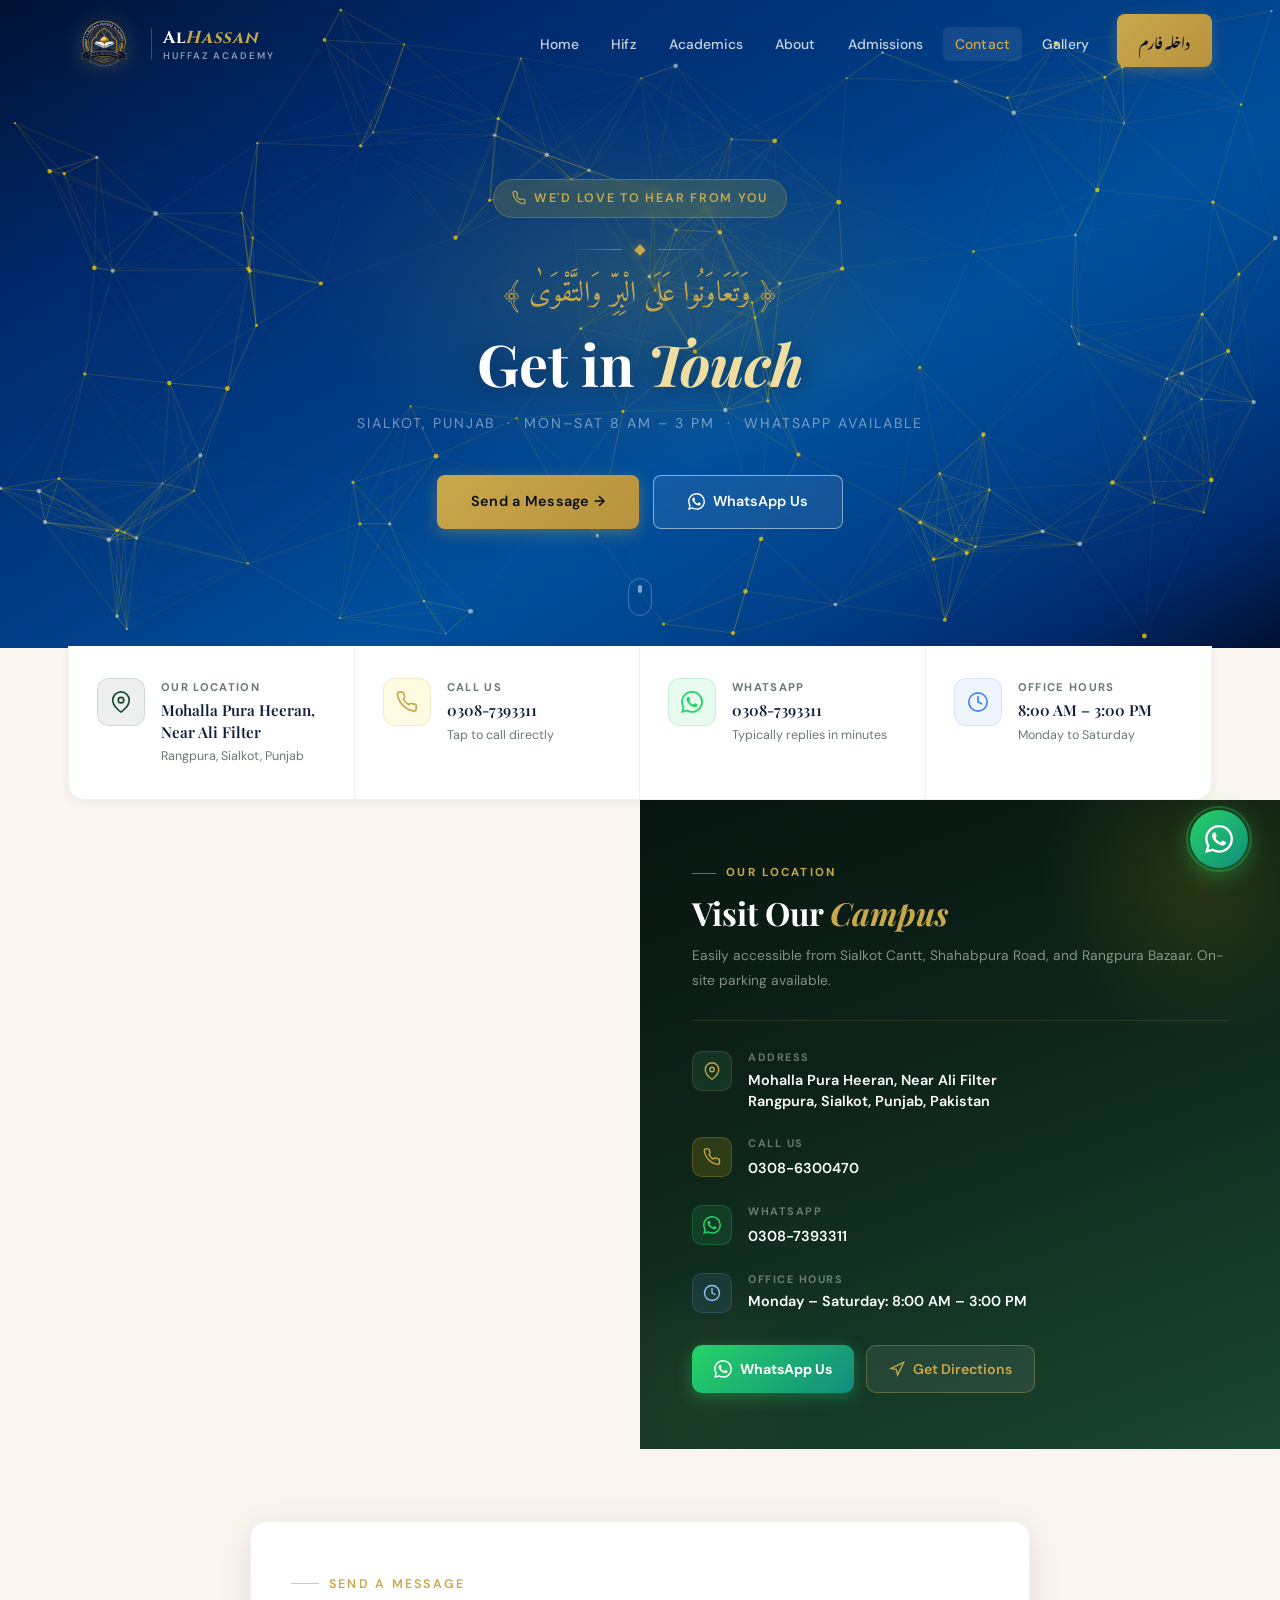
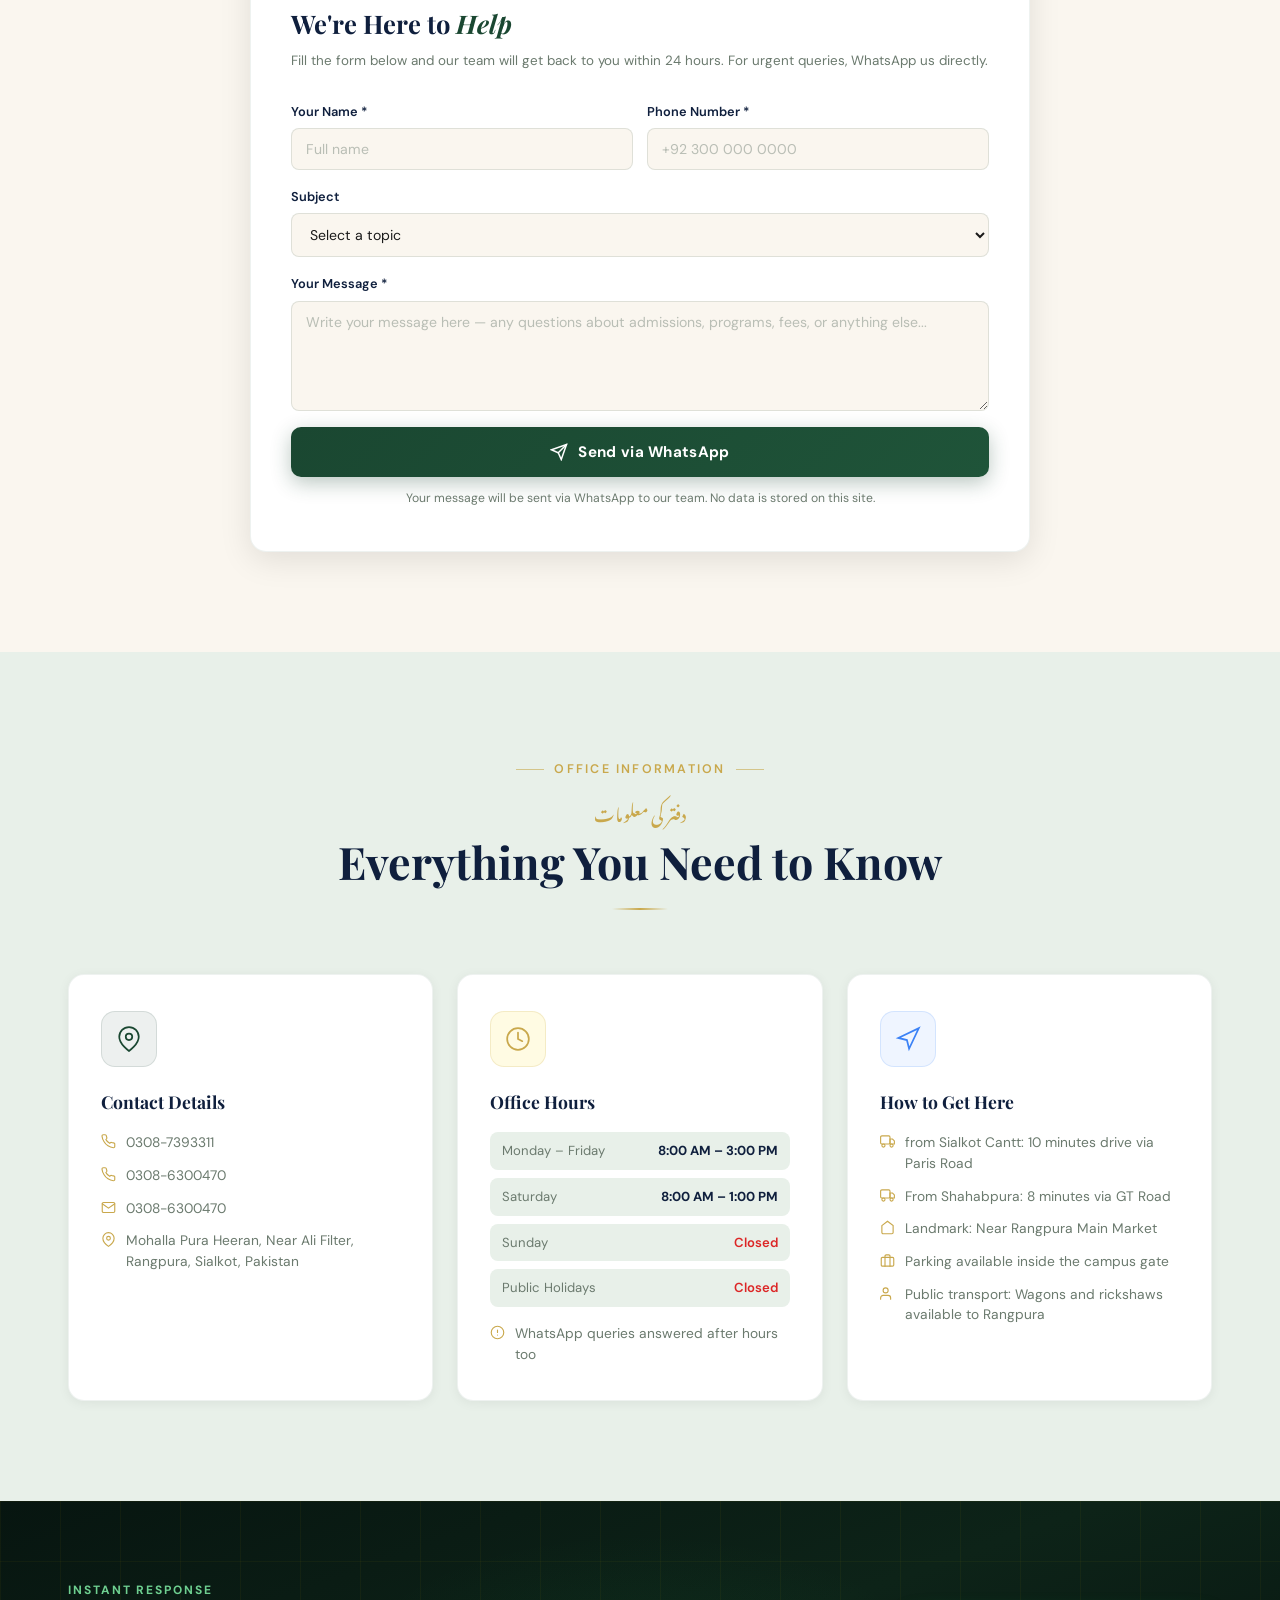
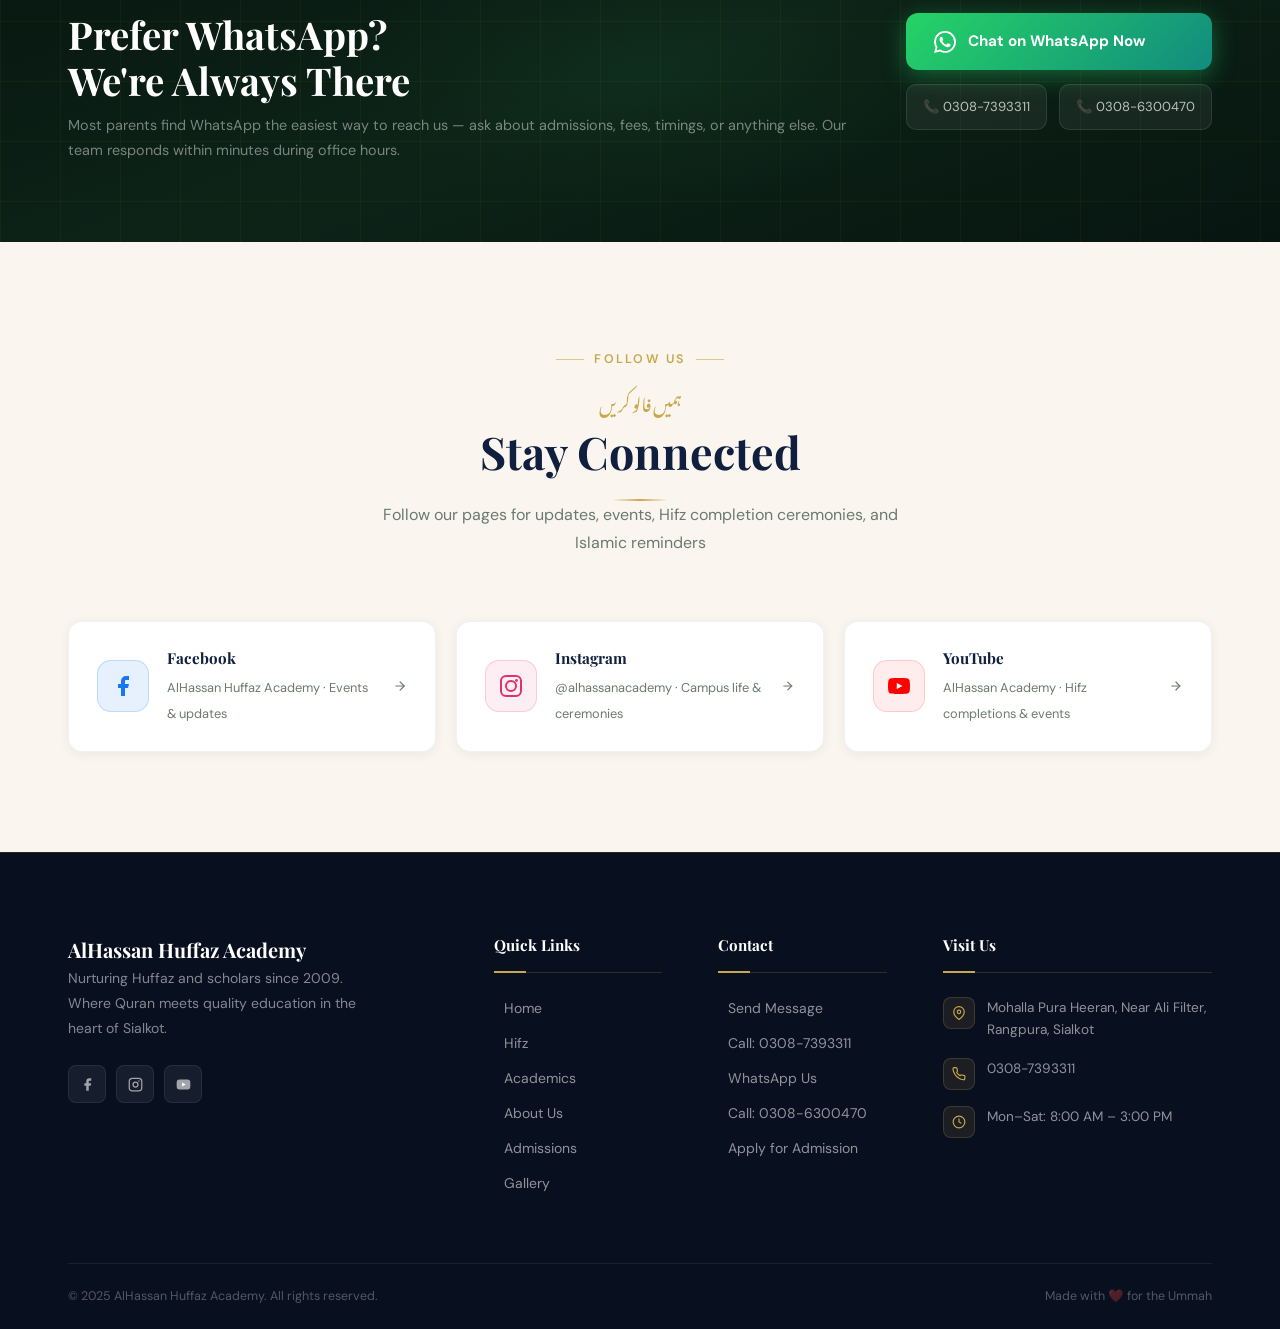
<file: contact.html>
﻿<!DOCTYPE html>
<html lang="en">
<head>
  <meta charset="UTF-8" />
  <meta name="viewport" content="width=device-width, initial-scale=1.0" />
  <title>Contact Us | AlHassan Huffaz Academy — Sialkot</title>
  <meta name="description" content="Contact AlHassan Huffaz Academy in Sialkot, Punjab. Visit us, call, or WhatsApp for admissions and enquiries. Mon–Sat 8 AM – 3 PM." />
  <link rel="icon" type="image/svg+xml" href="favicon.svg" />
  <link rel="preconnect" href="https://fonts.googleapis.com" />
  <link rel="preconnect" href="https://fonts.gstatic.com" crossorigin />
    <link rel="stylesheet" href="css/style.css" />
  <link rel="stylesheet" href="css/contact.css" />
  <meta property="og:type"        content="website" />
  <meta property="og:locale"      content="ur_PK" />
  <meta property="og:site_name"   content="AlHassan Huffaz Academy" />
  <meta property="og:title"       content="Contact Us | AlHassan Huffaz Academy — Sialkot" />
  <meta property="og:description" content="Visit AlHassan Huffaz Academy at Mohalla Pura Heeran, Rangpura, Sialkot. Call or WhatsApp 0308-7393311. Mon–Sat 8 AM – 3 PM." />
  <meta property="og:url"         content="https://alhassanacademy.pk/contact.html" />
  <meta name="twitter:card"        content="summary" />
  <meta name="twitter:title"       content="Contact Us | AlHassan Huffaz Academy — Sialkot" />
  <meta name="twitter:description" content="Visit AlHassan Huffaz Academy at Mohalla Pura Heeran, Rangpura, Sialkot. Call or WhatsApp 0308-7393311. Mon–Sat 8 AM – 3 PM." 
</head>
<body>

  <!-- NAVBAR -->
  <nav class="navbar scrolled">
    <div class="container">
      <a href="index.html" class="nav-logo">
        <img src="assets/images/logo.png" class="logo-img" alt="AlHassan Huffaz Academy Logo" />
        <div class="logo-text">
          <span class="logo-main">Al<em>Hassan</em></span>
          <span class="logo-sub">Huffaz Academy</span>
        </div>
      </a>
      <ul class="nav-links">
        <li><a href="index.html">Home</a></li>
        <li><a href="hifz.html">Hifz</a></li>
        <li><a href="academics.html">Academics</a></li>
        <li><a href="about.html">About</a></li>
        <li><a href="admissions.html">Admissions</a></li>
        <li><a href="contact.html" class="active">Contact</a></li>
        <li><a href="gallery.html">Gallery</a></li>
        <li><a href="admissions.html" class="nav-cta">داخلہ فارم</a></li>
      </ul>
      <button class="hamburger" aria-label="Open menu">
        <span></span><span></span><span></span>
      </button>
    </div>
  </nav>

  <div class="nav-overlay"></div>
  <nav class="nav-drawer">
    <a href="index.html">Home</a>
    <a href="hifz.html">Hifz Program</a>
    <a href="academics.html">Academics</a>
    <a href="about.html">About</a>
    <a href="admissions.html">Admissions</a>
    <a href="contact.html">Contact</a>
    <a href="gallery.html">Gallery</a>
    <a href="admissions.html" class="btn btn-gold">داخلہ فارم — Apply Now</a>
  </nav>

  <main>

    <!-- ===== HERO ===== -->
    <section class="contact-hero">
      <canvas id="heroCanvas" class="hero-canvas"></canvas>
      <div class="contact-hero-glow"></div>

      <div class="container contact-hero-inner">

        <div class="contact-hero-badge reveal">
          <svg width="14" height="14" viewBox="0 0 24 24" fill="none" stroke="currentColor" stroke-width="2" stroke-linecap="round"><path d="M22 16.92v3a2 2 0 0 1-2.18 2 19.79 19.79 0 0 1-8.63-3.07A19.5 19.5 0 0 1 4.69 12 19.79 19.79 0 0 1 1.61 3.35 2 2 0 0 1 3.6 1.16h3a2 2 0 0 1 2 1.72c.127.96.361 1.903.7 2.81a2 2 0 0 1-.45 2.11L7.91 8.96a16 16 0 0 0 6 6l.92-.92a2 2 0 0 1 2.11-.45c.907.339 1.85.573 2.81.7A2 2 0 0 1 22 16.92z"/></svg>
          We'd Love to Hear from You
        </div>

        <div class="contact-hero-ornament reveal">
          <span class="orn-line"></span>
          <span class="orn-diamond"></span>
          <span class="orn-line r"></span>
        </div>

        <p class="contact-hero-arabic reveal" lang="ar">﴿ وَتَعَاوَنُوا عَلَى الْبِرِّ وَالتَّقْوَىٰ ﴾</p>

        <h1 class="contact-hero-title reveal">Get in <em>Touch</em></h1>

        <p class="contact-hero-sub reveal">Sialkot, Punjab &nbsp;·&nbsp; Mon–Sat 8 AM – 3 PM &nbsp;·&nbsp; WhatsApp Available</p>

        <div class="contact-hero-btns reveal">
          <a href="#contact-form" class="btn btn-gold">Send a Message →</a>
          <a href="https://wa.me/923017393311?text=Assalamu%20Alaikum%2C%20I%20would%20like%20to%20inquire%20about%20AlHassan%20Huffaz%20Academy." target="_blank" rel="noopener" class="btn btn-outline-white">
            <svg width="17" height="17" viewBox="0 0 24 24" fill="currentColor"><path d="M17.472 14.382c-.297-.149-1.758-.867-2.03-.967-.273-.099-.471-.148-.67.15-.197.297-.767.966-.94 1.164-.173.199-.347.223-.644.075-.297-.15-1.255-.463-2.39-1.475-.883-.788-1.48-1.761-1.653-2.059-.173-.297-.018-.458.13-.606.134-.133.298-.347.446-.52.149-.174.198-.298.298-.497.099-.198.05-.371-.025-.52-.075-.149-.669-1.612-.916-2.207-.242-.579-.487-.5-.669-.51-.173-.008-.371-.01-.57-.01-.198 0-.52.074-.792.372-.272.297-1.04 1.016-1.04 2.479 0 1.462 1.065 2.875 1.213 3.074.149.198 2.096 3.2 5.077 4.487.709.306 1.262.489 1.694.625.712.227 1.36.195 1.871.118.571-.085 1.758-.719 2.006-1.413.248-.694.248-1.289.173-1.413-.074-.124-.272-.198-.57-.347m-5.421 7.403h-.004a9.87 9.87 0 01-5.031-1.378l-.361-.214-3.741.982.998-3.648-.235-.374a9.86 9.86 0 01-1.51-5.26c.001-5.45 4.436-9.884 9.888-9.884 2.64 0 5.122 1.03 6.988 2.898a9.825 9.825 0 012.893 6.994c-.003 5.45-4.437 9.884-9.885 9.884m8.413-18.297A11.815 11.815 0 0012.05 0C5.495 0 .16 5.335.157 11.892c0 2.096.547 4.142 1.588 5.945L.057 24l6.305-1.654a11.882 11.882 0 005.683 1.448h.005c6.554 0 11.89-5.335 11.893-11.893a11.821 11.821 0 00-3.48-8.413z"/></svg>
            WhatsApp Us
          </a>
        </div>

      </div>

      <div class="contact-hero-scroll"><span></span></div>
    </section>

    <!-- ===== QUICK CONTACT CARDS ===== -->
    <section class="contact-cards-section">
      <div class="container">
        <div class="contact-cards-inner reveal">

          <div class="contact-card location">
            <div class="contact-card-icon">
              <svg width="22" height="22" viewBox="0 0 24 24" fill="none" stroke="#1A4731" stroke-width="1.8" stroke-linecap="round"><path d="M21 10c0 7-9 13-9 13s-9-6-9-13a9 9 0 0 1 18 0z"/><circle cx="12" cy="10" r="3"/></svg>
            </div>
            <div>
              <span class="contact-card-label">Our Location</span>
              <span class="contact-card-val">Mohalla Pura Heeran, Near Ali Filter</span>
              <span class="contact-card-sub">Rangpura, Sialkot, Punjab</span>
            </div>
          </div>

          <a href="tel:+923017393311" class="contact-card phone clickable">
            <div class="contact-card-icon">
              <svg width="22" height="22" viewBox="0 0 24 24" fill="none" stroke="#C9A84C" stroke-width="1.8" stroke-linecap="round"><path d="M22 16.92v3a2 2 0 0 1-2.18 2 19.79 19.79 0 0 1-8.63-3.07A19.5 19.5 0 0 1 4.69 12 19.79 19.79 0 0 1 1.61 3.35 2 2 0 0 1 3.6 1.16h3a2 2 0 0 1 2 1.72c.127.96.361 1.903.7 2.81a2 2 0 0 1-.45 2.11L7.91 8.96a16 16 0 0 0 6 6l.92-.92a2 2 0 0 1 2.11-.45c.907.339 1.85.573 2.81.7A2 2 0 0 1 22 16.92z"/></svg>
            </div>
            <div>
              <span class="contact-card-label">Call Us</span>
              <span class="contact-card-val">0308-7393311</span>
              <span class="contact-card-sub">Tap to call directly</span>
            </div>
          </a>

          <a href="https://wa.me/923017393311" target="_blank" rel="noopener" class="contact-card whatsapp clickable">
            <div class="contact-card-icon">
              <svg width="22" height="22" viewBox="0 0 24 24" fill="#25D366"><path d="M17.472 14.382c-.297-.149-1.758-.867-2.03-.967-.273-.099-.471-.148-.67.15-.197.297-.767.966-.94 1.164-.173.199-.347.223-.644.075-.297-.15-1.255-.463-2.39-1.475-.883-.788-1.48-1.761-1.653-2.059-.173-.297-.018-.458.13-.606.134-.133.298-.347.446-.52.149-.174.198-.298.298-.497.099-.198.05-.371-.025-.52-.075-.149-.669-1.612-.916-2.207-.242-.579-.487-.5-.669-.51-.173-.008-.371-.01-.57-.01-.198 0-.52.074-.792.372-.272.297-1.04 1.016-1.04 2.479 0 1.462 1.065 2.875 1.213 3.074.149.198 2.096 3.2 5.077 4.487.709.306 1.262.489 1.694.625.712.227 1.36.195 1.871.118.571-.085 1.758-.719 2.006-1.413.248-.694.248-1.289.173-1.413-.074-.124-.272-.198-.57-.347m-5.421 7.403h-.004a9.87 9.87 0 01-5.031-1.378l-.361-.214-3.741.982.998-3.648-.235-.374a9.86 9.86 0 01-1.51-5.26c.001-5.45 4.436-9.884 9.888-9.884 2.64 0 5.122 1.03 6.988 2.898a9.825 9.825 0 012.893 6.994c-.003 5.45-4.437 9.884-9.885 9.884m8.413-18.297A11.815 11.815 0 0012.05 0C5.495 0 .16 5.335.157 11.892c0 2.096.547 4.142 1.588 5.945L.057 24l6.305-1.654a11.882 11.882 0 005.683 1.448h.005c6.554 0 11.89-5.335 11.893-11.893a11.821 11.821 0 00-3.48-8.413z"/></svg>
            </div>
            <div>
              <span class="contact-card-label">WhatsApp</span>
              <span class="contact-card-val">0308-7393311</span>
              <span class="contact-card-sub">Typically replies in minutes</span>
            </div>
          </a>

          <div class="contact-card timings">
            <div class="contact-card-icon">
              <svg width="22" height="22" viewBox="0 0 24 24" fill="none" stroke="#3b82f6" stroke-width="1.8" stroke-linecap="round"><circle cx="12" cy="12" r="10"/><polyline points="12 6 12 12 16 14"/></svg>
            </div>
            <div>
              <span class="contact-card-label">Office Hours</span>
              <span class="contact-card-val">8:00 AM – 3:00 PM</span>
              <span class="contact-card-sub">Monday to Saturday</span>
            </div>
          </div>

        </div>
      </div>
    </section>

    <!-- ===== PREMIUM MAP SPLIT ===== -->
    <section class="map-split-section">
      <div class="msp-grid">

        <!-- Left: Map iframe -->
        <div class="msp-iframe-col">
          <iframe
            src="https://maps.google.com/maps?q=Rangpura,+Sialkot,+Punjab,+Pakistan&t=&z=15&ie=UTF8&iwloc=&output=embed"
            allowfullscreen=""
            loading="lazy"
            referrerpolicy="no-referrer-when-downgrade"
            title="AlHassan Huffaz Academy — Rangpura, Sialkot">
          </iframe>
        </div>

        <!-- Right: Info panel -->
        <div class="msp-info-col">
          <div class="msp-info-inner reveal">

            <div class="msp-eyebrow">Our Location</div>
            <h2 class="msp-heading">Visit Our <em>Campus</em></h2>
            <p class="msp-subtext">Easily accessible from Sialkot Cantt, Shahabpura Road, and Rangpura Bazaar. On-site parking available.</p>

            <div class="msp-divider"></div>

            <div class="msp-row">
              <div class="msp-row-icon loc">
                <svg width="18" height="18" viewBox="0 0 24 24" fill="none" stroke="currentColor" stroke-width="1.8" stroke-linecap="round"><path d="M21 10c0 7-9 13-9 13s-9-6-9-13a9 9 0 0 1 18 0z"/><circle cx="12" cy="10" r="3"/></svg>
              </div>
              <div class="msp-row-text">
                <span class="msp-row-label">Address</span>
                <strong>Mohalla Pura Heeran, Near Ali Filter<br>Rangpura, Sialkot, Punjab, Pakistan</strong>
              </div>
            </div>

            <div class="msp-row">
              <div class="msp-row-icon phone">
                <svg width="18" height="18" viewBox="0 0 24 24" fill="none" stroke="currentColor" stroke-width="1.8" stroke-linecap="round"><path d="M22 16.92v3a2 2 0 0 1-2.18 2 19.79 19.79 0 0 1-8.63-3.07A19.5 19.5 0 0 1 4.69 12 19.79 19.79 0 0 1 1.65 3.38 2 2 0 0 1 3.62 1.22h3a2 2 0 0 1 2 1.72c.127.96.361 1.903.7 2.81a2 2 0 0 1-.45 2.11L7.91 8.82a16 16 0 0 0 6 6l.9-.9a2 2 0 0 1 2.11-.45c.907.339 1.85.573 2.81.7A2 2 0 0 1 21.73 16.92z"/></svg>
              </div>
              <div class="msp-row-text">
                <span class="msp-row-label">Call Us</span>
                <a href="tel:+923086300470"><strong>0308-6300470</strong></a>
              </div>
            </div>

            <div class="msp-row">
              <div class="msp-row-icon wa">
                <svg width="18" height="18" viewBox="0 0 24 24" fill="currentColor"><path d="M17.472 14.382c-.297-.149-1.758-.867-2.03-.967-.273-.099-.471-.148-.67.15-.197.297-.767.966-.94 1.164-.173.199-.347.223-.644.075-.297-.15-1.255-.463-2.39-1.475-.883-.788-1.48-1.761-1.653-2.059-.173-.297-.018-.458.13-.606.134-.133.298-.347.446-.52.149-.174.198-.298.298-.497.099-.198.05-.371-.025-.52-.075-.149-.669-1.612-.916-2.207-.242-.579-.487-.5-.669-.51-.173-.008-.371-.01-.57-.01-.198 0-.52.074-.792.372-.272.297-1.04 1.016-1.04 2.479 0 1.462 1.065 2.875 1.213 3.074.149.198 2.096 3.2 5.077 4.487.709.306 1.262.489 1.694.625.712.227 1.36.195 1.871.118.571-.085 1.758-.719 2.006-1.413.248-.694.248-1.289.173-1.413-.074-.124-.272-.198-.57-.347m-5.421 7.403h-.004a9.87 9.87 0 0 1-5.031-1.378l-.361-.214-3.741.982.998-3.648-.235-.374a9.86 9.86 0 0 1-1.51-5.26c.001-5.45 4.436-9.884 9.888-9.884 2.64 0 5.122 1.03 6.988 2.898a9.825 9.825 0 0 1 2.893 6.994c-.003 5.45-4.437 9.884-9.885 9.884m8.413-18.297A11.815 11.815 0 0 0 12.05 0C5.495 0 .16 5.335.157 11.892c0 2.096.547 4.142 1.588 5.945L.057 24l6.305-1.654a11.882 11.882 0 0 0 5.683 1.448h.005c6.554 0 11.89-5.335 11.893-11.893a11.821 11.821 0 0 0-3.48-8.413z"/></svg>
              </div>
              <div class="msp-row-text">
                <span class="msp-row-label">WhatsApp</span>
                <a href="https://wa.me/923087393311" target="_blank" rel="noopener"><strong>0308-7393311</strong></a>
              </div>
            </div>

            <div class="msp-row">
              <div class="msp-row-icon clock">
                <svg width="18" height="18" viewBox="0 0 24 24" fill="none" stroke="currentColor" stroke-width="1.8" stroke-linecap="round"><circle cx="12" cy="12" r="10"/><polyline points="12 6 12 12 16 14"/></svg>
              </div>
              <div class="msp-row-text">
                <span class="msp-row-label">Office Hours</span>
                <strong>Monday – Saturday: 8:00 AM – 3:00 PM</strong>
              </div>
            </div>

            <div class="msp-actions">
              <a href="https://wa.me/923017393311?text=Assalamu+Alaikum%2C+I+would+like+to+visit+AlHassan+Huffaz+Academy." class="msp-btn-wa" target="_blank" rel="noopener">
                <svg width="18" height="18" viewBox="0 0 24 24" fill="currentColor"><path d="M17.472 14.382c-.297-.149-1.758-.867-2.03-.967-.273-.099-.471-.148-.67.15-.197.297-.767.966-.94 1.164-.173.199-.347.223-.644.075-.297-.15-1.255-.463-2.39-1.475-.883-.788-1.48-1.761-1.653-2.059-.173-.297-.018-.458.13-.606.134-.133.298-.347.446-.52.149-.174.198-.298.298-.497.099-.198.05-.371-.025-.52-.075-.149-.669-1.612-.916-2.207-.242-.579-.487-.5-.669-.51-.173-.008-.371-.01-.57-.01-.198 0-.52.074-.792.372-.272.297-1.04 1.016-1.04 2.479 0 1.462 1.065 2.875 1.213 3.074.149.198 2.096 3.2 5.077 4.487.709.306 1.262.489 1.694.625.712.227 1.36.195 1.871.118.571-.085 1.758-.719 2.006-1.413.248-.694.248-1.289.173-1.413-.074-.124-.272-.198-.57-.347m-5.421 7.403h-.004a9.87 9.87 0 0 1-5.031-1.378l-.361-.214-3.741.982.998-3.648-.235-.374a9.86 9.86 0 0 1-1.51-5.26c.001-5.45 4.436-9.884 9.888-9.884 2.64 0 5.122 1.03 6.988 2.898a9.825 9.825 0 0 1 2.893 6.994c-.003 5.45-4.437 9.884-9.885 9.884m8.413-18.297A11.815 11.815 0 0 0 12.05 0C5.495 0 .16 5.335.157 11.892c0 2.096.547 4.142 1.588 5.945L.057 24l6.305-1.654a11.882 11.882 0 0 0 5.683 1.448h.005c6.554 0 11.89-5.335 11.893-11.893a11.821 11.821 0 0 0-3.48-8.413z"/></svg>
                WhatsApp Us
              </a>
              <a href="https://maps.google.com/maps?q=Rangpura,+Sialkot,+Punjab,+Pakistan" target="_blank" rel="noopener" class="msp-btn-dir">
                <svg width="16" height="16" viewBox="0 0 24 24" fill="none" stroke="currentColor" stroke-width="2" stroke-linecap="round"><polygon points="3 11 22 2 13 21 11 13 3 11"/></svg>
                Get Directions
              </a>
            </div>

          </div>
        </div>

      </div>
    </section>

    <!-- ===== CONTACT FORM ===== -->
    <section class="contact-main section" id="contact-form">
      <div class="container">
        <div class="contact-form-centered">
          <div class="contact-form-col reveal">
            <div class="contact-form-card">
              <div class="form-eyebrow">Send a Message</div>
              <h3>We're Here to <em>Help</em></h3>
              <p class="form-sub">Fill the form below and our team will get back to you within 24 hours. For urgent queries, WhatsApp us directly.</p>

              <form id="contactForm" onsubmit="sendContactMessage(event)">

                <div class="cf-row">
                  <div class="cf-field">
                    <label>Your Name *</label>
                    <input type="text" name="name" placeholder="Full name" required />
                  </div>
                  <div class="cf-field">
                    <label>Phone Number *</label>
                    <input type="tel" name="phone" placeholder="+92 300 000 0000" required />
                  </div>
                </div>

                <div class="cf-field">
                  <label>Subject</label>
                  <select name="subject">
                    <option value="" disabled selected>Select a topic</option>
                    <option value="Admission Enquiry">Admission Enquiry</option>
                    <option value="Hifz Program Information">Hifz Program Information</option>
                    <option value="Academic Classes Information">Academic Classes Information</option>
                    <option value="Fee Related Query">Fee Related Query</option>
                    <option value="Visit / Appointment">Visit / Appointment Request</option>
                    <option value="Scholarship Enquiry">Scholarship Enquiry</option>
                    <option value="General Query">General Query</option>
                  </select>
                </div>

                <div class="cf-field">
                  <label>Your Message *</label>
                  <textarea name="message" placeholder="Write your message here — any questions about admissions, programs, fees, or anything else..." required></textarea>
                </div>

                <button type="submit" class="cf-submit">
                  <svg width="18" height="18" viewBox="0 0 24 24" fill="none" stroke="currentColor" stroke-width="2" stroke-linecap="round"><line x1="22" y1="2" x2="11" y2="13"/><polygon points="22 2 15 22 11 13 2 9 22 2"/></svg>
                  Send via WhatsApp
                </button>

                <p class="cf-note">Your message will be sent via WhatsApp to our team. No data is stored on this site.</p>

              </form>
            </div>
          </div>

        </div>
      </div>
    </section>

    <!-- ===== OFFICE INFO ===== -->
    <section class="section contact-info-section">
      <div class="container">
        <div class="section-heading reveal">
          <div class="eyebrow">Office Information</div>
          <span class="urdu-sub" lang="ur">دفتر کی معلومات</span>
          <h2>Everything You Need to Know</h2>
          <div class="gold-rule"></div>
        </div>

        <div class="info-grid">

          <!-- Contact Details -->
          <div class="info-card green-ic reveal">
            <div class="info-card-icon">
              <svg width="26" height="26" viewBox="0 0 24 24" fill="none" stroke="#1A4731" stroke-width="1.6" stroke-linecap="round"><path d="M21 10c0 7-9 13-9 13s-9-6-9-13a9 9 0 0 1 18 0z"/><circle cx="12" cy="10" r="3"/></svg>
            </div>
            <h4>Contact Details</h4>
            <div class="info-row">
              <svg width="15" height="15" viewBox="0 0 24 24" fill="none" stroke="#C9A84C" stroke-width="1.8" stroke-linecap="round"><path d="M22 16.92v3a2 2 0 0 1-2.18 2 19.79 19.79 0 0 1-8.63-3.07A19.5 19.5 0 0 1 4.69 12 19.79 19.79 0 0 1 1.61 3.35 2 2 0 0 1 3.6 1.16h3a2 2 0 0 1 2 1.72c.127.96.361 1.903.7 2.81a2 2 0 0 1-.45 2.11L7.91 8.96a16 16 0 0 0 6 6l.92-.92a2 2 0 0 1 2.11-.45c.907.339 1.85.573 2.81.7A2 2 0 0 1 22 16.92z"/></svg>
              <a href="tel:+923087393311">0308-7393311</a>
            </div>
            <div class="info-row">
              <svg width="15" height="15" viewBox="0 0 24 24" fill="none" stroke="#C9A84C" stroke-width="1.8" stroke-linecap="round"><path d="M22 16.92v3a2 2 0 0 1-2.18 2 19.79 19.79 0 0 1-8.63-3.07A19.5 19.5 0 0 1 4.69 12 19.79 19.79 0 0 1 1.61 3.35 2 2 0 0 1 3.6 1.16h3a2 2 0 0 1 2 1.72c.127.96.361 1.903.7 2.81a2 2 0 0 1-.45 2.11L7.91 8.96a16 16 0 0 0 6 6l.92-.92a2 2 0 0 1 2.11-.45c.907.339 1.85.573 2.81.7A2 2 0 0 1 22 16.92z"/></svg>
              <a href="tel:+923086300470">0308-6300470</a>
            </div>
            <div class="info-row">
              <svg width="15" height="15" viewBox="0 0 24 24" fill="none" stroke="#C9A84C" stroke-width="1.8" stroke-linecap="round"><path d="M4 4h16c1.1 0 2 .9 2 2v12c0 1.1-.9 2-2 2H4c-1.1 0-2-.9-2-2V6c0-1.1.9-2 2-2z"/><polyline points="22,6 12,13 2,6"/></svg>
              <a href="tel:+923086300470">0308-6300470</a>
            </div>
            <div class="info-row">
              <svg width="15" height="15" viewBox="0 0 24 24" fill="none" stroke="#C9A84C" stroke-width="1.8" stroke-linecap="round"><path d="M21 10c0 7-9 13-9 13s-9-6-9-13a9 9 0 0 1 18 0z"/><circle cx="12" cy="10" r="3"/></svg>
              Mohalla Pura Heeran, Near Ali Filter, Rangpura, Sialkot, Pakistan
            </div>
          </div>

          <!-- Office Hours -->
          <div class="info-card gold-ic reveal">
            <div class="info-card-icon">
              <svg width="26" height="26" viewBox="0 0 24 24" fill="none" stroke="#C9A84C" stroke-width="1.6" stroke-linecap="round"><circle cx="12" cy="12" r="10"/><polyline points="12 6 12 12 16 14"/></svg>
            </div>
            <h4>Office Hours</h4>
            <div class="info-schedule">
              <div class="info-sched-row">
                <span>Monday – Friday</span>
                <strong>8:00 AM – 3:00 PM</strong>
              </div>
              <div class="info-sched-row">
                <span>Saturday</span>
                <strong>8:00 AM – 1:00 PM</strong>
              </div>
              <div class="info-sched-row">
                <span>Sunday</span>
                <strong class="info-closed">Closed</strong>
              </div>
              <div class="info-sched-row">
                <span>Public Holidays</span>
                <strong class="info-closed">Closed</strong>
              </div>
            </div>
            <div class="info-row" style="margin-top:16px;">
              <svg width="15" height="15" viewBox="0 0 24 24" fill="none" stroke="#C9A84C" stroke-width="1.8" stroke-linecap="round"><circle cx="12" cy="12" r="10"/><line x1="12" y1="8" x2="12" y2="12"/><line x1="12" y1="16" x2="12.01" y2="16"/></svg>
              WhatsApp queries answered after hours too
            </div>
          </div>

          <!-- Directions -->
          <div class="info-card blue-ic reveal">
            <div class="info-card-icon">
              <svg width="26" height="26" viewBox="0 0 24 24" fill="none" stroke="#3b82f6" stroke-width="1.6" stroke-linecap="round"><polygon points="3 11 22 2 13 21 11 13 3 11"/></svg>
            </div>
            <h4>How to Get Here</h4>
            <div class="info-row">
              <svg width="15" height="15" viewBox="0 0 24 24" fill="none" stroke="#C9A84C" stroke-width="1.8" stroke-linecap="round"><rect x="1" y="3" width="15" height="13" rx="2"/><path d="M16 8h4l3 3v5h-7V8z"/><circle cx="5.5" cy="18.5" r="2.5"/><circle cx="18.5" cy="18.5" r="2.5"/></svg>
              from Sialkot Cantt: 10 minutes drive via Paris Road
            </div>
            <div class="info-row">
              <svg width="15" height="15" viewBox="0 0 24 24" fill="none" stroke="#C9A84C" stroke-width="1.8" stroke-linecap="round"><rect x="1" y="3" width="15" height="13" rx="2"/><path d="M16 8h4l3 3v5h-7V8z"/><circle cx="5.5" cy="18.5" r="2.5"/><circle cx="18.5" cy="18.5" r="2.5"/></svg>
              From Shahabpura: 8 minutes via GT Road
            </div>
            <div class="info-row">
              <svg width="15" height="15" viewBox="0 0 24 24" fill="none" stroke="#C9A84C" stroke-width="1.8" stroke-linecap="round"><path d="M3 9l9-7 9 7v11a2 2 0 0 1-2 2H5a2 2 0 0 1-2-2z"/></svg>
              Landmark: Near Rangpura Main Market
            </div>
            <div class="info-row">
              <svg width="15" height="15" viewBox="0 0 24 24" fill="none" stroke="#C9A84C" stroke-width="1.8" stroke-linecap="round"><rect x="2" y="7" width="20" height="14" rx="2"/><path d="M16 21V5a2 2 0 0 0-2-2h-4a2 2 0 0 0-2 2v16"/></svg>
              Parking available inside the campus gate
            </div>
            <div class="info-row">
              <svg width="15" height="15" viewBox="0 0 24 24" fill="none" stroke="#C9A84C" stroke-width="1.8" stroke-linecap="round"><path d="M17 21v-2a4 4 0 0 0-4-4H5a4 4 0 0 0-4 4v2"/><circle cx="9" cy="7" r="4"/></svg>
              Public transport: Wagons and rickshaws available to Rangpura
            </div>
          </div>

        </div>
      </div>
    </section>

    <!-- ===== WHATSAPP CTA ===== -->
    <section class="contact-wa-section">
      <div class="container">
        <div class="wa-inner reveal">
          <div class="wa-text-block">
            <span class="wa-eyebrow">Instant Response</span>
            <h2 class="wa-heading">Prefer WhatsApp?<br>We're Always There</h2>
            <p class="wa-sub">Most parents find WhatsApp the easiest way to reach us — ask about admissions, fees, timings, or anything else. Our team responds within minutes during office hours.</p>
          </div>
          <div class="wa-actions">
            <a href="https://wa.me/923017393311?text=Assalamu%20Alaikum%2C%20I%20would%20like%20to%20inquire%20about%20AlHassan%20Huffaz%20Academy." target="_blank" rel="noopener" class="wa-btn-main">
              <svg width="22" height="22" viewBox="0 0 24 24" fill="white"><path d="M17.472 14.382c-.297-.149-1.758-.867-2.03-.967-.273-.099-.471-.148-.67.15-.197.297-.767.966-.94 1.164-.173.199-.347.223-.644.075-.297-.15-1.255-.463-2.39-1.475-.883-.788-1.48-1.761-1.653-2.059-.173-.297-.018-.458.13-.606.134-.133.298-.347.446-.52.149-.174.198-.298.298-.497.099-.198.05-.371-.025-.52-.075-.149-.669-1.612-.916-2.207-.242-.579-.487-.5-.669-.51-.173-.008-.371-.01-.57-.01-.198 0-.52.074-.792.372-.272.297-1.04 1.016-1.04 2.479 0 1.462 1.065 2.875 1.213 3.074.149.198 2.096 3.2 5.077 4.487.709.306 1.262.489 1.694.625.712.227 1.36.195 1.871.118.571-.085 1.758-.719 2.006-1.413.248-.694.248-1.289.173-1.413-.074-.124-.272-.198-.57-.347m-5.421 7.403h-.004a9.87 9.87 0 01-5.031-1.378l-.361-.214-3.741.982.998-3.648-.235-.374a9.86 9.86 0 01-1.51-5.26c.001-5.45 4.436-9.884 9.888-9.884 2.64 0 5.122 1.03 6.988 2.898a9.825 9.825 0 012.893 6.994c-.003 5.45-4.437 9.884-9.885 9.884m8.413-18.297A11.815 11.815 0 0012.05 0C5.495 0 .16 5.335.157 11.892c0 2.096.547 4.142 1.588 5.945L.057 24l6.305-1.654a11.882 11.882 0 005.683 1.448h.005c6.554 0 11.89-5.335 11.893-11.893a11.821 11.821 0 00-3.48-8.413z"/></svg>
              Chat on WhatsApp Now
            </a>
            <div class="wa-numbers">
              <a href="https://wa.me/923087393311" target="_blank" rel="noopener" class="wa-num">
                📞 0308-7393311
              </a>
              <a href="https://wa.me/923086300470" target="_blank" rel="noopener" class="wa-num">
                📞 0308-6300470
              </a>
            </div>
          </div>
        </div>
      </div>
    </section>

    <!-- ===== SOCIAL MEDIA ===== -->
    <section class="section contact-social">
      <div class="container">
        <div class="section-heading reveal">
          <div class="eyebrow">Follow Us</div>
          <span class="urdu-sub" lang="ur">ہمیں فالو کریں</span>
          <h2>Stay Connected</h2>
          <div class="gold-rule"></div>
          <p>Follow our pages for updates, events, Hifz completion ceremonies, and Islamic reminders</p>
        </div>

        <div class="social-grid">

          <a href="#" target="_blank" rel="noopener" class="social-card fb reveal">
            <div class="social-icon">
              <svg width="24" height="24" viewBox="0 0 24 24" fill="#1877F2"><path d="M18 2h-3a5 5 0 0 0-5 5v3H7v4h3v8h4v-8h3l1-4h-4V7a1 1 0 0 1 1-1h3z"/></svg>
            </div>
            <div class="social-info">
              <strong>Facebook</strong>
              <span>AlHassan Huffaz Academy · Events &amp; updates</span>
            </div>
            <svg class="social-arrow" width="18" height="18" viewBox="0 0 24 24" fill="none" stroke="currentColor" stroke-width="2" stroke-linecap="round"><line x1="5" y1="12" x2="19" y2="12"/><polyline points="12 5 19 12 12 19"/></svg>
          </a>

          <a href="#" target="_blank" rel="noopener" class="social-card ig reveal">
            <div class="social-icon">
              <svg width="24" height="24" viewBox="0 0 24 24" fill="none" stroke="#E1306C" stroke-width="2"><rect x="2" y="2" width="20" height="20" rx="5"/><circle cx="12" cy="12" r="5"/><circle cx="17.5" cy="6.5" r="1.4" fill="#E1306C" stroke="none"/></svg>
            </div>
            <div class="social-info">
              <strong>Instagram</strong>
              <span>@alhassanacademy · Campus life &amp; ceremonies</span>
            </div>
            <svg class="social-arrow" width="18" height="18" viewBox="0 0 24 24" fill="none" stroke="currentColor" stroke-width="2" stroke-linecap="round"><line x1="5" y1="12" x2="19" y2="12"/><polyline points="12 5 19 12 12 19"/></svg>
          </a>

          <a href="#" target="_blank" rel="noopener" class="social-card yt reveal">
            <div class="social-icon">
              <svg width="24" height="24" viewBox="0 0 24 24" fill="#FF0000"><path d="M22.54 6.42a2.78 2.78 0 0 0-1.95-1.96C18.88 4 12 4 12 4s-6.88 0-8.59.46A2.78 2.78 0 0 0 1.46 6.42 29 29 0 0 0 1 12a29 29 0 0 0 .46 5.58 2.78 2.78 0 0 0 1.95 1.96C5.12 20 12 20 12 20s6.88 0 8.59-.46a2.78 2.78 0 0 0 1.96-1.96A29 29 0 0 0 23 12a29 29 0 0 0-.46-5.58z"/><polygon points="9.75 15.02 15.5 12 9.75 8.98 9.75 15.02" fill="white"/></svg>
            </div>
            <div class="social-info">
              <strong>YouTube</strong>
              <span>AlHassan Academy · Hifz completions &amp; events</span>
            </div>
            <svg class="social-arrow" width="18" height="18" viewBox="0 0 24 24" fill="none" stroke="currentColor" stroke-width="2" stroke-linecap="round"><line x1="5" y1="12" x2="19" y2="12"/><polyline points="12 5 19 12 12 19"/></svg>
          </a>

        </div>
      </div>
    </section>

  </main>

  <!-- FOOTER -->
  <footer class="footer">
    <div class="container">
      <div class="footer-grid">
        <div class="footer-col footer-brand">
          <span class="brand-name">AlHassan Huffaz Academy</span>
          <p class="footer-tagline">Nurturing Huffaz and scholars since 2009. Where Quran meets quality education in the heart of Sialkot.</p>
          <div class="footer-social">
            <a href="https://www.facebook.com/people/Al-Hassan-Huffaz-Academy/61590658380614/" aria-label="Facebook"><svg width="15" height="15" viewBox="0 0 24 24" fill="currentColor"><path d="M18 2h-3a5 5 0 0 0-5 5v3H7v4h3v8h4v-8h3l1-4h-4V7a1 1 0 0 1 1-1h3z"/></svg></a>
            <a href="#" aria-label="Instagram"><svg width="15" height="15" viewBox="0 0 24 24" fill="none" stroke="currentColor" stroke-width="2"><rect x="2" y="2" width="20" height="20" rx="5"/><circle cx="12" cy="12" r="4"/><circle cx="17.5" cy="6.5" r="1.2" fill="currentColor" stroke="none"/></svg></a>
            <a href="#" aria-label="YouTube"><svg width="15" height="15" viewBox="0 0 24 24" fill="currentColor"><path d="M22.54 6.42a2.78 2.78 0 0 0-1.95-1.96C18.88 4 12 4 12 4s-6.88 0-8.59.46A2.78 2.78 0 0 0 1.46 6.42 29 29 0 0 0 1 12a29 29 0 0 0 .46 5.58 2.78 2.78 0 0 0 1.95 1.96C5.12 20 12 20 12 20s6.88 0 8.59-.46a2.78 2.78 0 0 0 1.96-1.96A29 29 0 0 0 23 12a29 29 0 0 0-.46-5.58z"/><polygon points="9.75 15.02 15.5 12 9.75 8.98 9.75 15.02" fill="white"/></svg></a>
          </div>
        </div>
        <div class="footer-col">
          <h4>Quick Links</h4>
          <ul>
            <li><a href="index.html">Home</a></li>
            <li><a href="hifz.html">Hifz</a></li>
            <li><a href="academics.html">Academics</a></li>
            <li><a href="about.html">About Us</a></li>
            <li><a href="admissions.html">Admissions</a></li>
            <li><a href="gallery.html">Gallery</a></li>
          </ul>
        </div>
        <div class="footer-col">
          <h4>Contact</h4>
          <ul>
            <li><a href="#contact-form">Send Message</a></li>
            <li><a href="tel:+923087393311">Call: 0308-7393311</a></li>
            <li><a href="https://wa.me/923017393311" target="_blank" rel="noopener">WhatsApp Us</a></li>
            <li><a href="tel:+923086300470">Call: 0308-6300470</a></li>
            <li><a href="admissions.html">Apply for Admission</a></li>
          </ul>
        </div>
        <div class="footer-col">
          <h4>Visit Us</h4>
          <div class="footer-contact-item">
            <div class="icon"><svg width="14" height="14" viewBox="0 0 24 24" fill="none" stroke="currentColor" stroke-width="2"><path d="M21 10c0 7-9 13-9 13s-9-6-9-13a9 9 0 0 1 18 0z"/><circle cx="12" cy="10" r="3"/></svg></div>
            <span>Mohalla Pura Heeran, Near Ali Filter, Rangpura, Sialkot</span>
          </div>
          <div class="footer-contact-item">
            <div class="icon"><svg width="14" height="14" viewBox="0 0 24 24" fill="none" stroke="currentColor" stroke-width="2"><path d="M22 16.92v3a2 2 0 0 1-2.18 2 19.79 19.79 0 0 1-8.63-3.07A19.5 19.5 0 0 1 4.69 12 19.79 19.79 0 0 1 1.61 3.35 2 2 0 0 1 3.6 1.16h3a2 2 0 0 1 2 1.72c.127.96.361 1.903.7 2.81a2 2 0 0 1-.45 2.11L7.91 8.96a16 16 0 0 0 6 6l.92-.92a2 2 0 0 1 2.11-.45c.907.339 1.85.573 2.81.7A2 2 0 0 1 22 16.92z"/></svg></div>
            <a href="tel:+923087393311">0308-7393311</a>
          </div>
          <div class="footer-contact-item">
            <div class="icon"><svg width="14" height="14" viewBox="0 0 24 24" fill="none" stroke="currentColor" stroke-width="2"><circle cx="12" cy="12" r="10"/><polyline points="12 6 12 12 16 14"/></svg></div>
            <span>Mon–Sat: 8:00 AM – 3:00 PM</span>
          </div>
        </div>
      </div>
      <div class="footer-bottom">
        <span>© 2025 AlHassan Huffaz Academy. All rights reserved.</span>
        <span>Made with ❤️ for the Ummah</span>
      </div>
    </div>
  </footer>

  <a href="https://wa.me/923017393311" class="whatsapp-fab" target="_blank" rel="noopener" aria-label="WhatsApp">
    <svg viewBox="0 0 24 24"><path d="M17.472 14.382c-.297-.149-1.758-.867-2.03-.967-.273-.099-.471-.148-.67.15-.197.297-.767.966-.94 1.164-.173.199-.347.223-.644.075-.297-.15-1.255-.463-2.39-1.475-.883-.788-1.48-1.761-1.653-2.059-.173-.297-.018-.458.13-.606.134-.133.298-.347.446-.52.149-.174.198-.298.298-.497.099-.198.05-.371-.025-.52-.075-.149-.669-1.612-.916-2.207-.242-.579-.487-.5-.669-.51-.173-.008-.371-.01-.57-.01-.198 0-.52.074-.792.372-.272.297-1.04 1.016-1.04 2.479 0 1.462 1.065 2.875 1.213 3.074.149.198 2.096 3.2 5.077 4.487.709.306 1.262.489 1.694.625.712.227 1.36.195 1.871.118.571-.085 1.758-.719 2.006-1.413.248-.694.248-1.289.173-1.413-.074-.124-.272-.198-.57-.347m-5.421 7.403h-.004a9.87 9.87 0 01-5.031-1.378l-.361-.214-3.741.982.998-3.648-.235-.374a9.86 9.86 0 01-1.51-5.26c.001-5.45 4.436-9.884 9.888-9.884 2.64 0 5.122 1.03 6.988 2.898a9.825 9.825 0 012.893 6.994c-.003 5.45-4.437 9.884-9.885 9.884m8.413-18.297A11.815 11.815 0 0012.05 0C5.495 0 .16 5.335.157 11.892c0 2.096.547 4.142 1.588 5.945L.057 24l6.305-1.654a11.882 11.882 0 005.683 1.448h.005c6.554 0 11.89-5.335 11.893-11.893a11.821 11.821 0 00-3.48-8.413z"/></svg>
  </a>

  <script src="js/main.js"></script>
  <script>
    function sendContactMessage(e) {
      e.preventDefault();
      const f = e.target;
      const get = n => f[n]?.value || '';

      const msg = [
        '💬 *Contact Form Message*',
        '*AlHassan Huffaz Academy Website*',
        '─────────────────',
        `👤 *Name:* ${get('name')}`,
        `📞 *Phone:* ${get('phone')}`,
        get('subject') ? `📌 *Subject:* ${get('subject')}` : '',
        `💬 *Message:* ${get('message')}`,
        '─────────────────',
        '_Sent via Contact Page_'
      ].filter(Boolean).join('\n');

      window.open('https://wa.me/923017393311?text=' + encodeURIComponent(msg), '_blank');
    }
  </script>
</body>
</html>
</file>
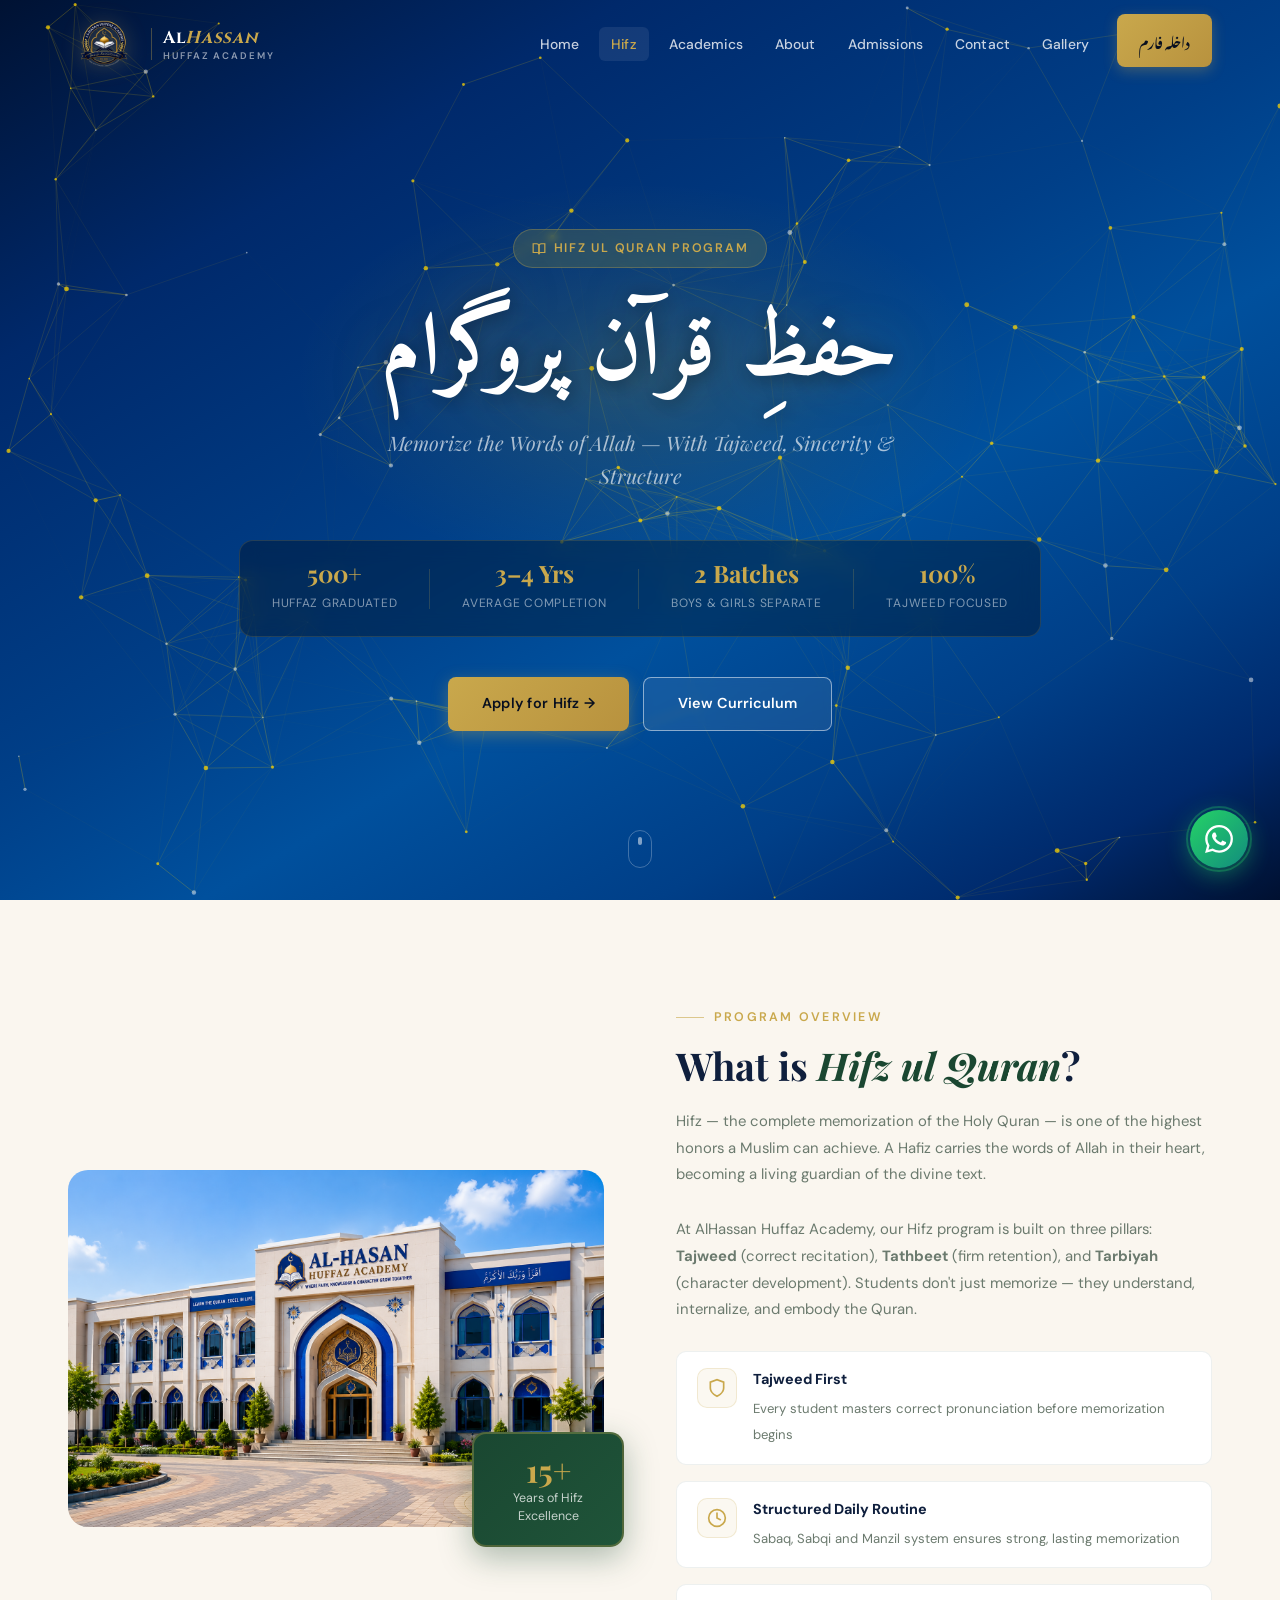
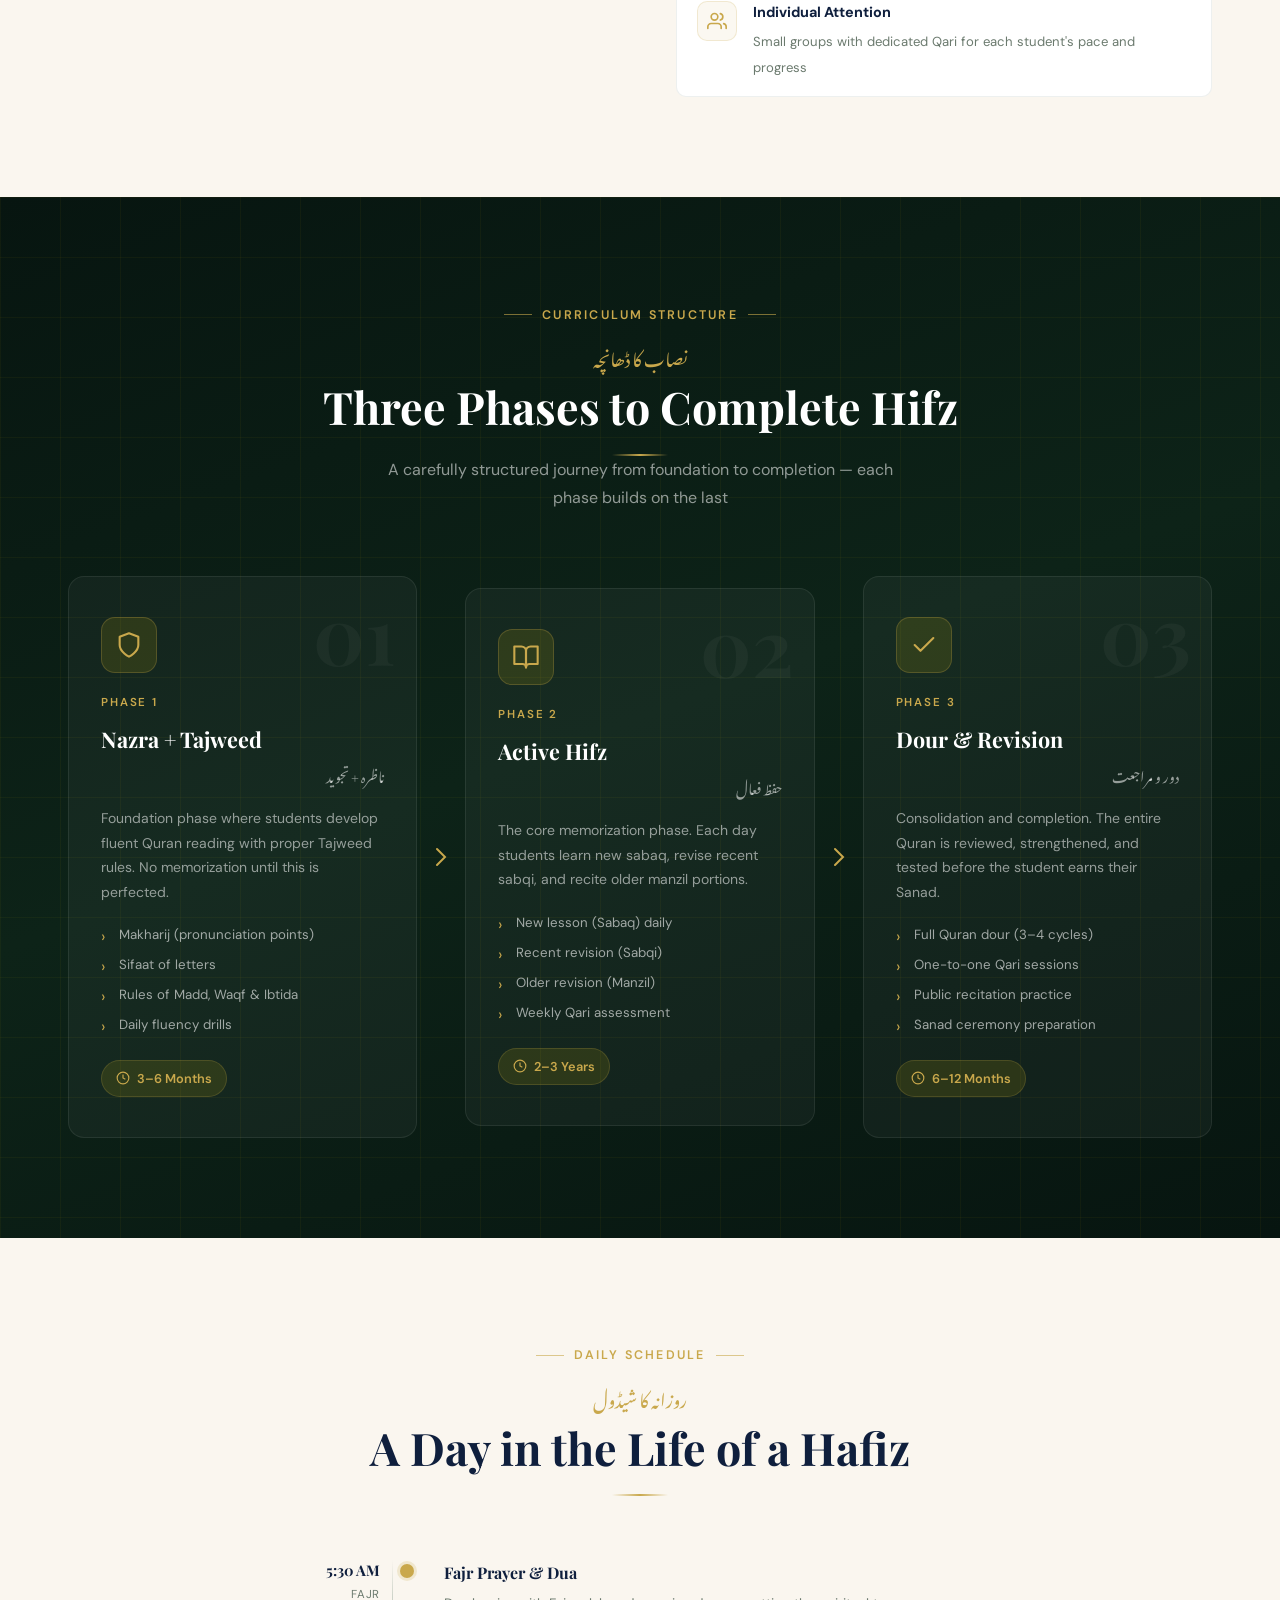
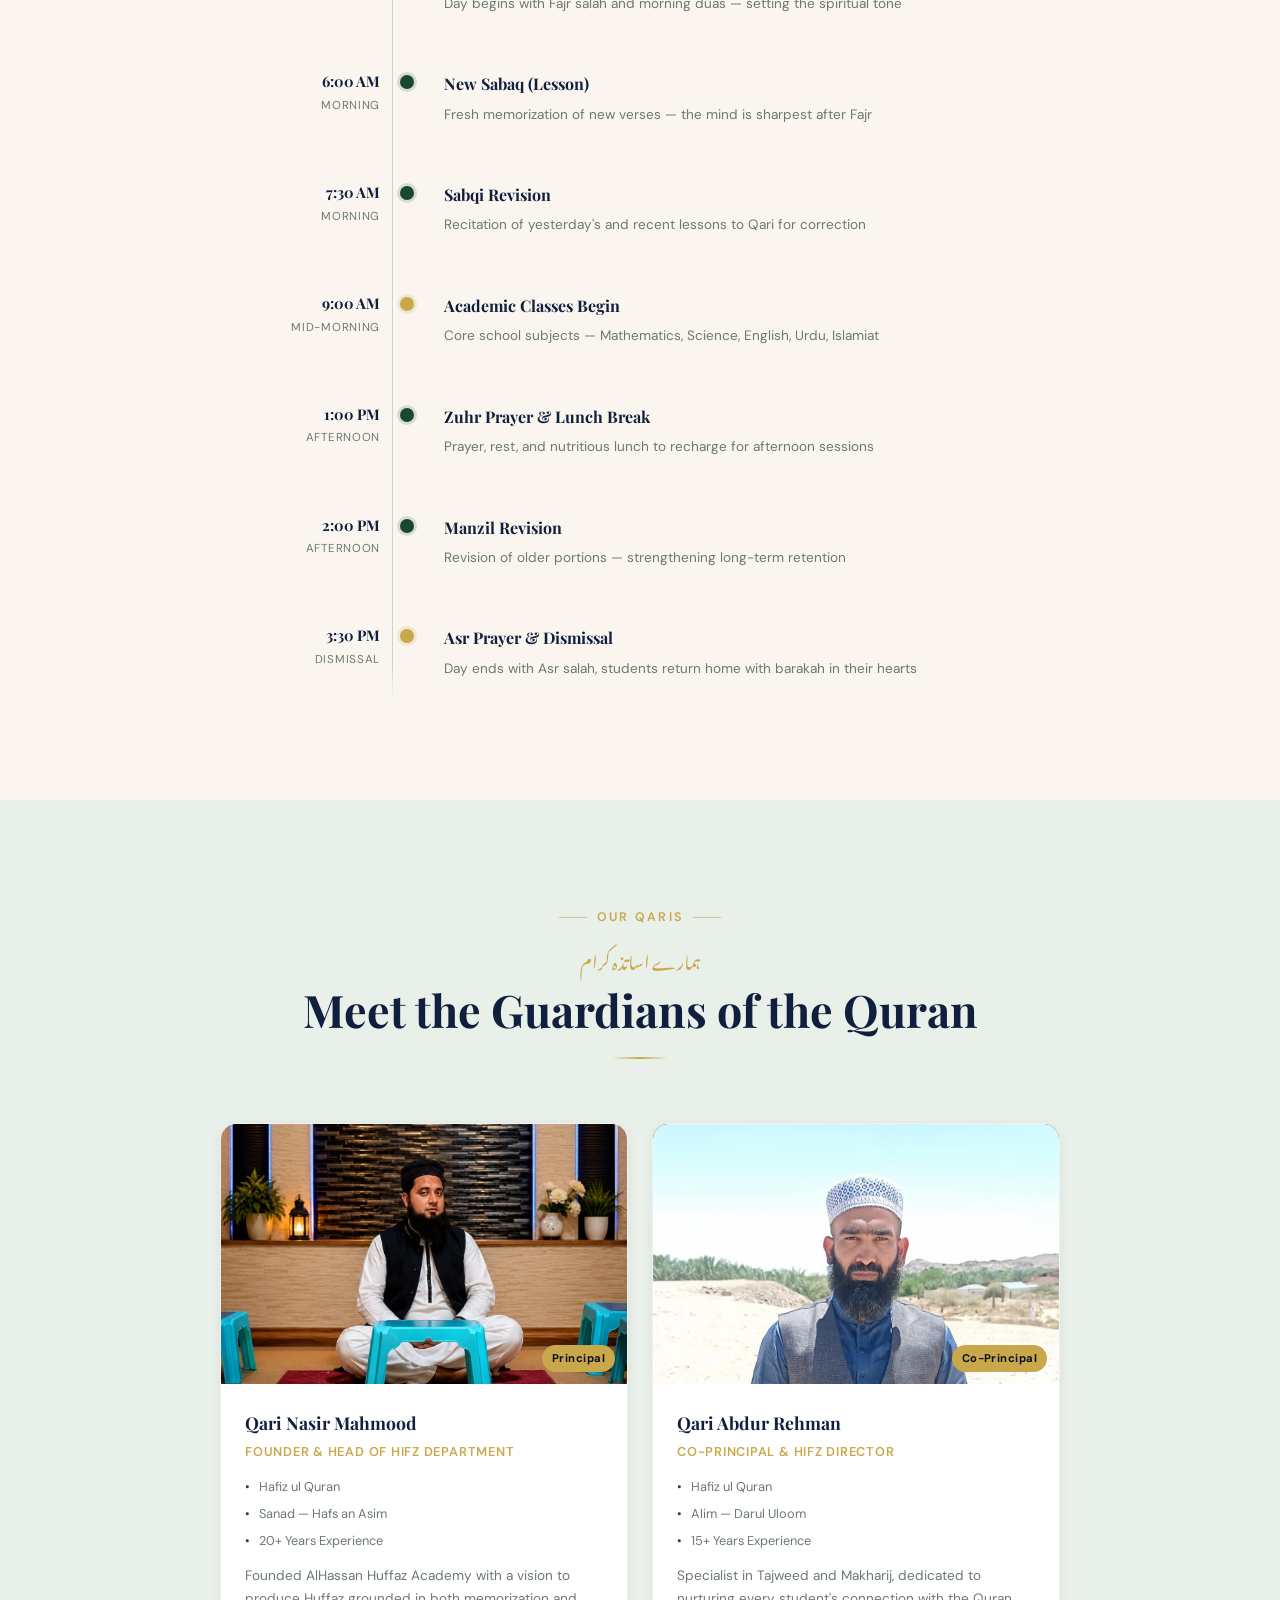
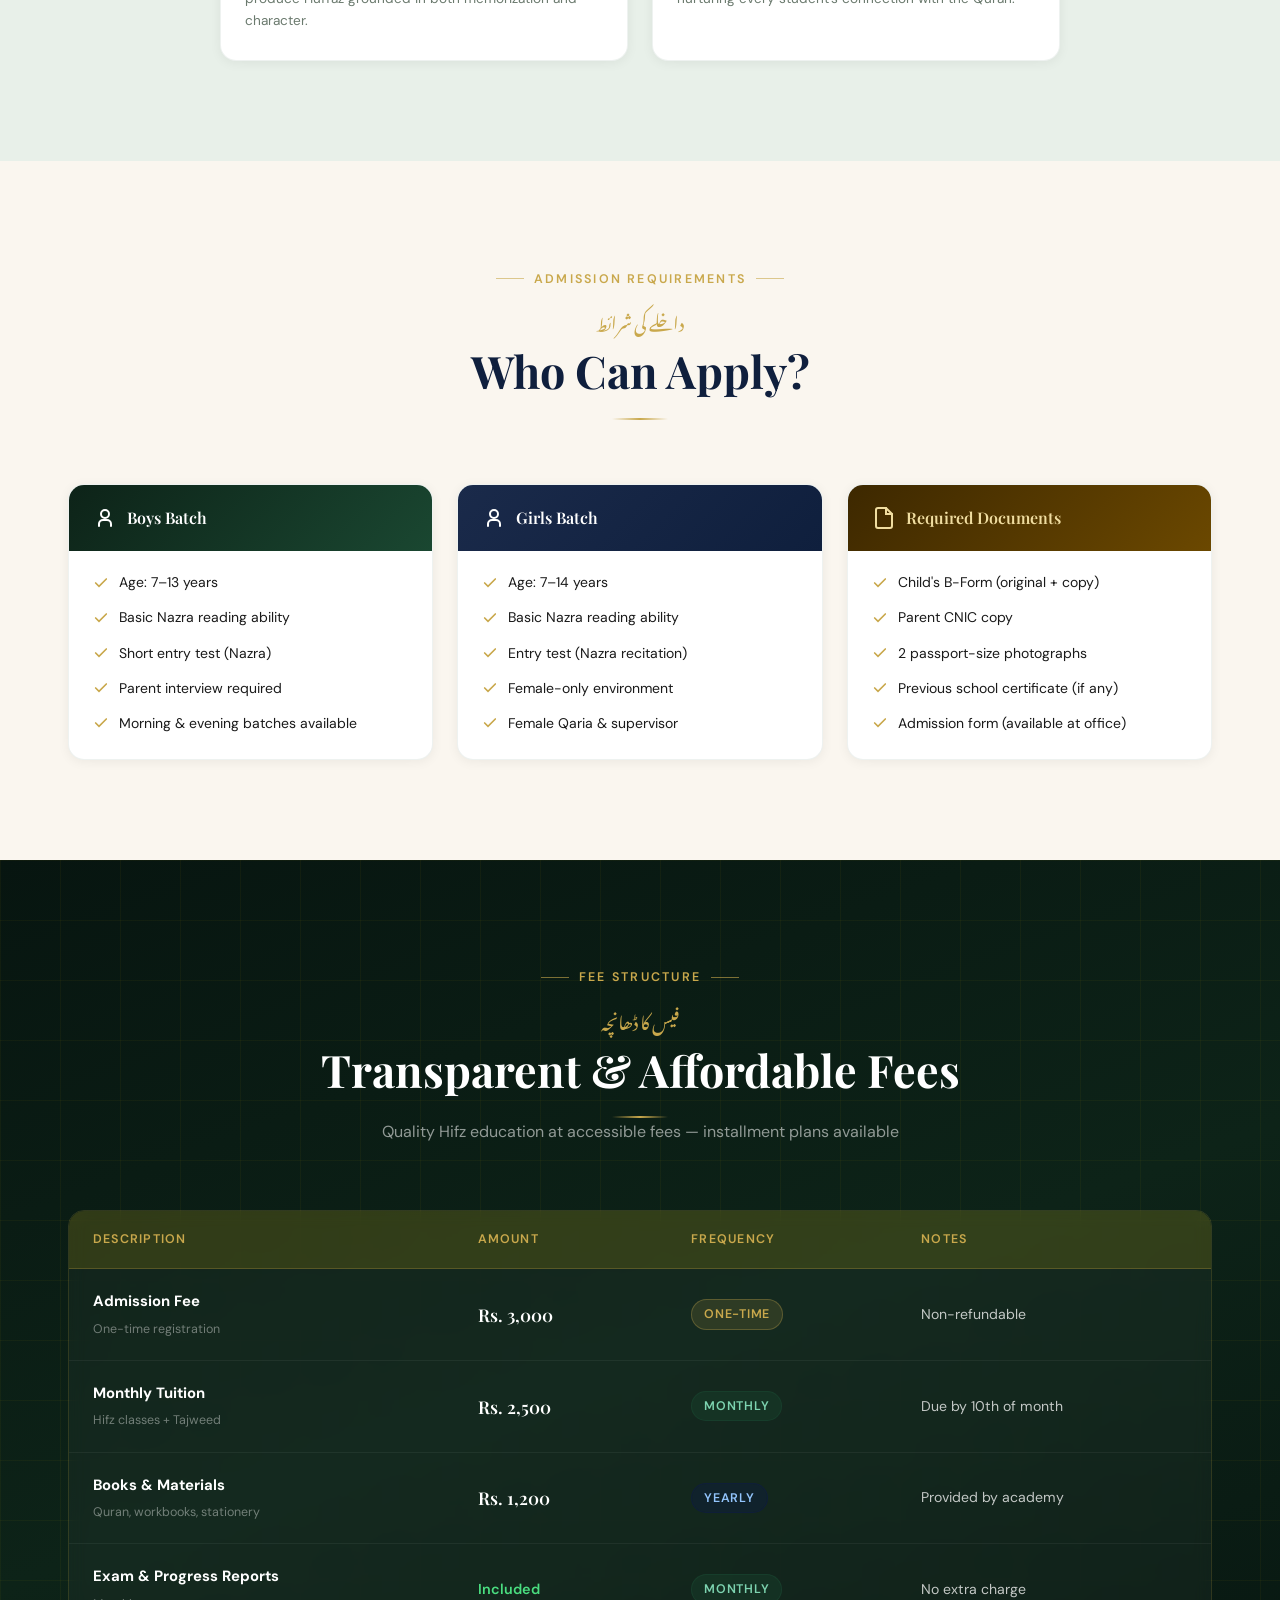
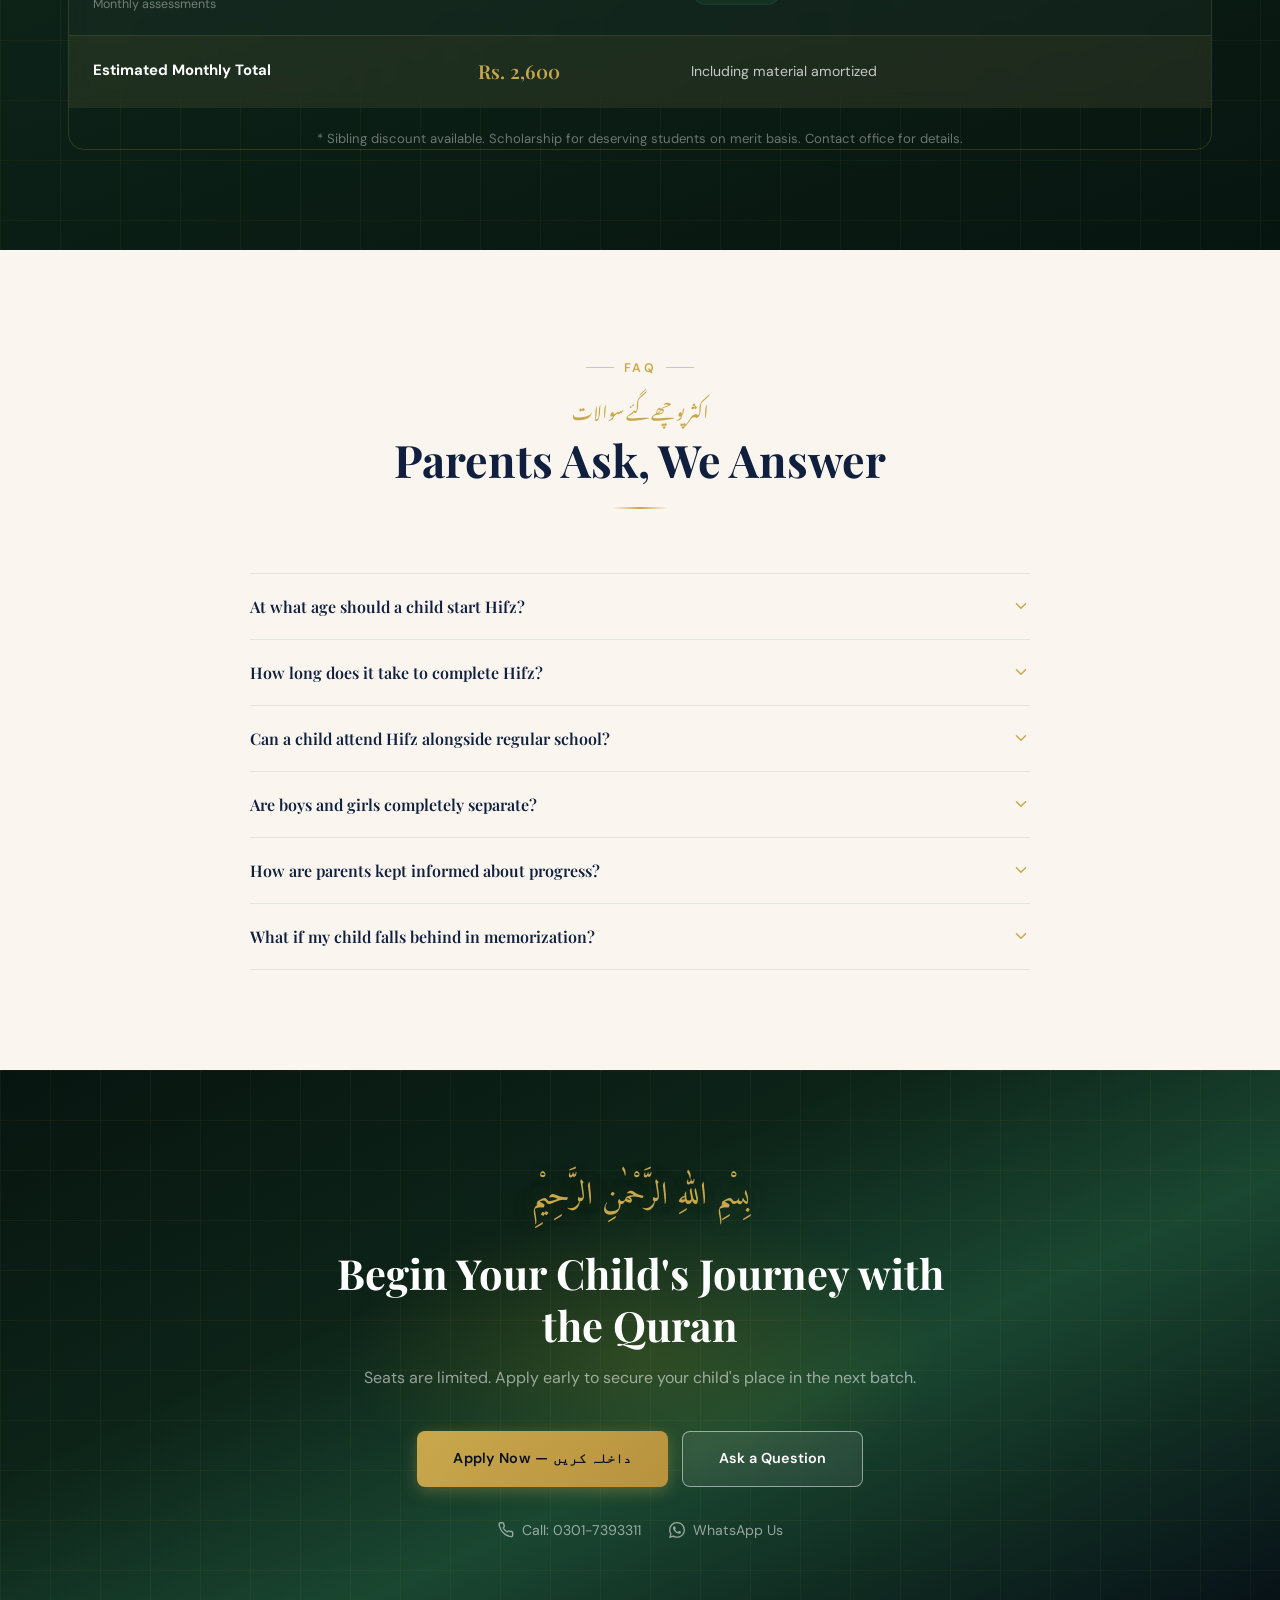
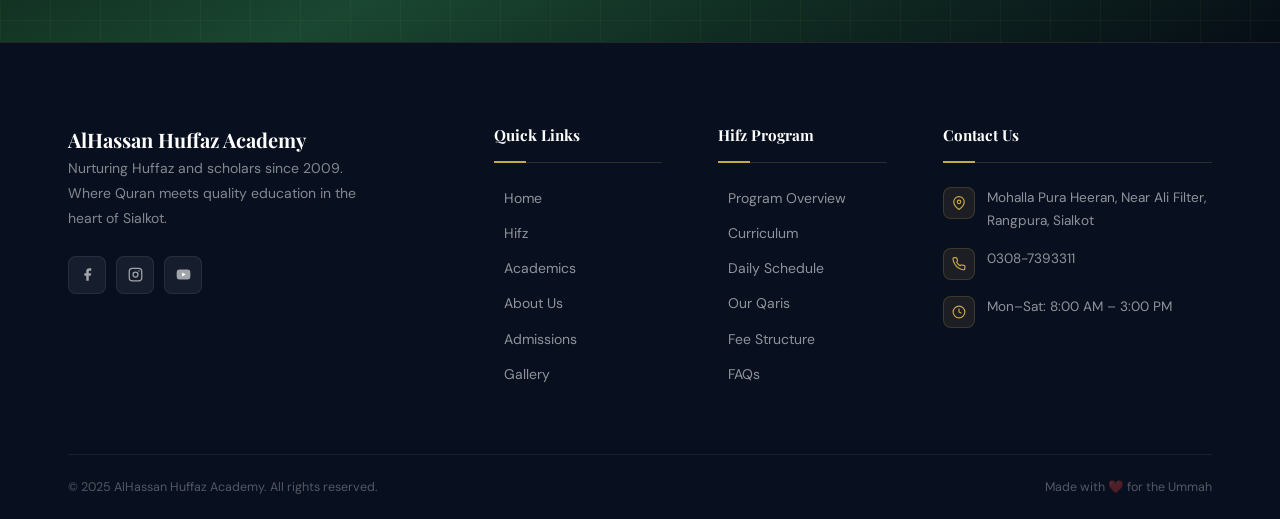
<file: hifz.html>
﻿<!DOCTYPE html>
<html lang="en">
<head>
  <meta charset="UTF-8" />
  <meta name="viewport" content="width=device-width, initial-scale=1.0" />
  <title>Hifz ul Quran Program | AlHassan Huffaz Academy</title>
  <meta name="description" content="Structured Hifz ul Quran program with Tajweed at AlHassan Huffaz Academy, Sialkot." />
  <link rel="icon" type="image/svg+xml" href="favicon.svg" />
  <link rel="preconnect" href="https://fonts.googleapis.com" />
  <link rel="preconnect" href="https://fonts.gstatic.com" crossorigin />
    <link rel="stylesheet" href="css/style.css" />
  <link rel="stylesheet" href="css/hifz.css" />
  <meta property="og:type"        content="website" />
  <meta property="og:locale"      content="ur_PK" />
  <meta property="og:site_name"   content="AlHassan Huffaz Academy" />
  <meta property="og:title"       content="Hifz ul Quran Program | AlHassan Huffaz Academy" />
  <meta property="og:description" content="Structured Hifz ul Quran program with certified Qaris, Tajweed focus, individual attention, and monthly progress tracking in Sialkot." />
  <meta property="og:url"         content="https://alhassanacademy.pk/hifz.html" />
  <meta name="twitter:card"        content="summary" />
  <meta name="twitter:title"       content="Hifz ul Quran Program | AlHassan Huffaz Academy" />
  <meta name="twitter:description" content="Structured Hifz ul Quran program with certified Qaris, Tajweed focus, individual attention, and monthly progress tracking in Sialkot." 
</head>
<body>

  <!-- NAVBAR -->
  <nav class="navbar scrolled">
    <div class="container">
      <a href="index.html" class="nav-logo">
        <img src="assets/images/logo.png" class="logo-img" alt="AlHassan Huffaz Academy Logo" />
        <div class="logo-text">
          <span class="logo-main">Al<em>Hassan</em></span>
          <span class="logo-sub">Huffaz Academy</span>
        </div>
      </a>
      <ul class="nav-links">
        <li><a href="index.html">Home</a></li>
        <li><a href="hifz.html" class="active">Hifz</a></li>
        <li><a href="academics.html">Academics</a></li>
        <li><a href="about.html">About</a></li>
        <li><a href="admissions.html">Admissions</a></li>
        <li><a href="contact.html">Contact</a></li>
        <li><a href="gallery.html">Gallery</a></li>
        <li><a href="admissions.html" class="nav-cta">داخلہ فارم</a></li>
      </ul>
      <button class="hamburger" aria-label="Open menu">
        <span></span><span></span><span></span>
      </button>
    </div>
  </nav>

  <div class="nav-overlay"></div>
  <nav class="nav-drawer">
    <a href="index.html">Home</a>
    <a href="hifz.html">Hifz Program</a>
    <a href="academics.html">Academics</a>
    <a href="about.html">About</a>
    <a href="admissions.html">Admissions</a>
    <a href="contact.html">Contact</a>
    <a href="gallery.html">Gallery</a>
    <a href="admissions.html" class="btn btn-gold">داخلہ فارم — Apply Now</a>
  </nav>

  <main>

    <!-- ===== HERO ===== -->
    <section class="hifz-hero">
      <canvas id="heroCanvas" class="hero-canvas"></canvas>
      <div class="hifz-hero-glow"></div>
      <div class="container hifz-hero-inner">
        <div class="hifz-hero-badge reveal">
          <svg width="14" height="14" viewBox="0 0 24 24" fill="none" stroke="currentColor" stroke-width="2"><path d="M2 3h6a4 4 0 0 1 4 4v14a3 3 0 0 0-3-3H2z"/><path d="M22 3h-6a4 4 0 0 0-4 4v14a3 3 0 0 1 3-3h7z"/></svg>
          Hifz ul Quran Program
        </div>
        <h1 class="hifz-hero-title reveal" lang="ur">حفظِ قرآن پروگرام</h1>
        <p class="hifz-hero-en reveal">Memorize the Words of Allah — With Tajweed, Sincerity & Structure</p>
        <div class="hifz-hero-stats reveal">
          <div class="hstat">
            <strong>500+</strong>
            <span>Huffaz Graduated</span>
          </div>
          <div class="hstat-sep"></div>
          <div class="hstat">
            <strong>3–4 Yrs</strong>
            <span>Average Completion</span>
          </div>
          <div class="hstat-sep"></div>
          <div class="hstat">
            <strong>2 Batches</strong>
            <span>Boys & Girls Separate</span>
          </div>
          <div class="hstat-sep"></div>
          <div class="hstat">
            <strong>100%</strong>
            <span>Tajweed Focused</span>
          </div>
        </div>
        <div class="hifz-hero-btns reveal">
          <a href="admissions.html" class="btn btn-gold">Apply for Hifz →</a>
          <a href="#curriculum" class="btn btn-outline-white">View Curriculum</a>
        </div>
      </div>
      <div class="hifz-hero-scroll">
        <span></span>
      </div>
    </section>

    <!-- ===== OVERVIEW ===== -->
    <section class="section hifz-overview" id="overview">
      <div class="container">
        <div class="overview-grid">
          <div class="overview-visual reveal">
            <div class="overview-img-wrap">
              <img src="assets/images/building%20picture.png" alt="AlHassan Huffaz Academy Campus" style="width:100%;height:100%;object-fit:cover;border-radius:20px;display:block;" />
              <div class="overview-badge-float">
                <strong>15+</strong>
                <span>Years of Hifz Excellence</span>
              </div>
            </div>
          </div>

          <div class="overview-content reveal">
            <div class="eyebrow">Program Overview</div>
            <h2>What is <em>Hifz ul Quran</em>?</h2>
            <p class="overview-lead">Hifz — the complete memorization of the Holy Quran — is one of the highest honors a Muslim can achieve. A Hafiz carries the words of Allah in their heart, becoming a living guardian of the divine text.</p>
            <p>At AlHassan Huffaz Academy, our Hifz program is built on three pillars: <strong>Tajweed</strong> (correct recitation), <strong>Tathbeet</strong> (firm retention), and <strong>Tarbiyah</strong> (character development). Students don't just memorize — they understand, internalize, and embody the Quran.</p>

            <div class="overview-pillars">
              <div class="pillar">
                <div class="pillar-icon">
                  <svg width="20" height="20" viewBox="0 0 24 24" fill="none" stroke="#C9A84C" stroke-width="2" stroke-linecap="round"><path d="M12 22s8-4 8-10V5l-8-3-8 3v7c0 6 8 10 8 10z"/></svg>
                </div>
                <div>
                  <strong>Tajweed First</strong>
                  <span>Every student masters correct pronunciation before memorization begins</span>
                </div>
              </div>
              <div class="pillar">
                <div class="pillar-icon">
                  <svg width="20" height="20" viewBox="0 0 24 24" fill="none" stroke="#C9A84C" stroke-width="2" stroke-linecap="round"><circle cx="12" cy="12" r="10"/><polyline points="12 6 12 12 16 14"/></svg>
                </div>
                <div>
                  <strong>Structured Daily Routine</strong>
                  <span>Sabaq, Sabqi and Manzil system ensures strong, lasting memorization</span>
                </div>
              </div>
              <div class="pillar">
                <div class="pillar-icon">
                  <svg width="20" height="20" viewBox="0 0 24 24" fill="none" stroke="#C9A84C" stroke-width="2" stroke-linecap="round"><path d="M17 21v-2a4 4 0 0 0-4-4H5a4 4 0 0 0-4 4v2"/><circle cx="9" cy="7" r="4"/><path d="M23 21v-2a4 4 0 0 0-3-3.87"/><path d="M16 3.13a4 4 0 0 1 0 7.75"/></svg>
                </div>
                <div>
                  <strong>Individual Attention</strong>
                  <span>Small groups with dedicated Qari for each student's pace and progress</span>
                </div>
              </div>
            </div>
          </div>
        </div>
      </div>
    </section>

    <!-- ===== CURRICULUM ===== -->
    <section class="section section-dark hifz-curriculum" id="curriculum">
      <div class="container">
        <div class="section-heading reveal">
          <div class="eyebrow">Curriculum Structure</div>
          <span class="urdu-sub" lang="ur">نصاب کا ڈھانچہ</span>
          <h2>Three Phases to Complete Hifz</h2>
          <div class="gold-rule"></div>
          <p>A carefully structured journey from foundation to completion — each phase builds on the last</p>
        </div>

        <div class="curriculum-phases">
          <div class="phase-card reveal">
            <div class="phase-number">01</div>
            <div class="phase-icon">
              <svg width="28" height="28" viewBox="0 0 24 24" fill="none" stroke="#C9A84C" stroke-width="1.8" stroke-linecap="round" stroke-linejoin="round"><path d="M12 22s8-4 8-10V5l-8-3-8 3v7c0 6 8 10 8 10z"/></svg>
            </div>
            <div class="phase-tag">Phase 1</div>
            <h3>Nazra + Tajweed</h3>
            <p class="phase-urdu">ناظرہ + تجوید</p>
            <p>Foundation phase where students develop fluent Quran reading with proper Tajweed rules. No memorization until this is perfected.</p>
            <ul class="phase-list">
              <li>Makharij (pronunciation points)</li>
              <li>Sifaat of letters</li>
              <li>Rules of Madd, Waqf & Ibtida</li>
              <li>Daily fluency drills</li>
            </ul>
            <div class="phase-duration">
              <svg width="14" height="14" viewBox="0 0 24 24" fill="none" stroke="currentColor" stroke-width="2"><circle cx="12" cy="12" r="10"/><polyline points="12 6 12 12 16 14"/></svg>
              3–6 Months
            </div>
          </div>

          <div class="phase-arrow reveal">
            <svg width="32" height="32" viewBox="0 0 24 24" fill="none" stroke="#C9A84C" stroke-width="1.5" stroke-linecap="round"><polyline points="9 18 15 12 9 6"/></svg>
          </div>

          <div class="phase-card reveal">
            <div class="phase-number">02</div>
            <div class="phase-icon">
              <svg width="28" height="28" viewBox="0 0 24 24" fill="none" stroke="#C9A84C" stroke-width="1.8" stroke-linecap="round" stroke-linejoin="round"><path d="M2 3h6a4 4 0 0 1 4 4v14a3 3 0 0 0-3-3H2z"/><path d="M22 3h-6a4 4 0 0 0-4 4v14a3 3 0 0 1 3-3h7z"/></svg>
            </div>
            <div class="phase-tag">Phase 2</div>
            <h3>Active Hifz</h3>
            <p class="phase-urdu">حفظ فعال</p>
            <p>The core memorization phase. Each day students learn new sabaq, revise recent sabqi, and recite older manzil portions.</p>
            <ul class="phase-list">
              <li>New lesson (Sabaq) daily</li>
              <li>Recent revision (Sabqi)</li>
              <li>Older revision (Manzil)</li>
              <li>Weekly Qari assessment</li>
            </ul>
            <div class="phase-duration">
              <svg width="14" height="14" viewBox="0 0 24 24" fill="none" stroke="currentColor" stroke-width="2"><circle cx="12" cy="12" r="10"/><polyline points="12 6 12 12 16 14"/></svg>
              2–3 Years
            </div>
          </div>

          <div class="phase-arrow reveal">
            <svg width="32" height="32" viewBox="0 0 24 24" fill="none" stroke="#C9A84C" stroke-width="1.5" stroke-linecap="round"><polyline points="9 18 15 12 9 6"/></svg>
          </div>

          <div class="phase-card reveal">
            <div class="phase-number">03</div>
            <div class="phase-icon">
              <svg width="28" height="28" viewBox="0 0 24 24" fill="none" stroke="#C9A84C" stroke-width="1.8" stroke-linecap="round" stroke-linejoin="round"><polyline points="20 6 9 17 4 12"/></svg>
            </div>
            <div class="phase-tag">Phase 3</div>
            <h3>Dour & Revision</h3>
            <p class="phase-urdu">دور و مراجعت</p>
            <p>Consolidation and completion. The entire Quran is reviewed, strengthened, and tested before the student earns their Sanad.</p>
            <ul class="phase-list">
              <li>Full Quran dour (3–4 cycles)</li>
              <li>One-to-one Qari sessions</li>
              <li>Public recitation practice</li>
              <li>Sanad ceremony preparation</li>
            </ul>
            <div class="phase-duration">
              <svg width="14" height="14" viewBox="0 0 24 24" fill="none" stroke="currentColor" stroke-width="2"><circle cx="12" cy="12" r="10"/><polyline points="12 6 12 12 16 14"/></svg>
              6–12 Months
            </div>
          </div>
        </div>
      </div>
    </section>

    <!-- ===== DAILY SCHEDULE ===== -->
    <section class="section hifz-schedule" id="schedule">
      <div class="container">
        <div class="section-heading reveal">
          <div class="eyebrow">Daily Schedule</div>
          <span class="urdu-sub" lang="ur">روزانہ کا شیڈول</span>
          <h2>A Day in the Life of a Hafiz</h2>
          <div class="gold-rule"></div>
        </div>

        <div class="schedule-timeline">
          <div class="sched-item sched-reveal">
            <div class="sched-time">
              <strong>5:30 AM</strong>
              <span>Fajr</span>
            </div>
            <div class="sched-dot gold"></div>
            <div class="sched-content">
              <h4>Fajr Prayer & Dua</h4>
              <p>Day begins with Fajr salah and morning duas — setting the spiritual tone</p>
            </div>
          </div>

          <div class="sched-item sched-reveal">
            <div class="sched-time">
              <strong>6:00 AM</strong>
              <span>Morning</span>
            </div>
            <div class="sched-dot green"></div>
            <div class="sched-content">
              <h4>New Sabaq (Lesson)</h4>
              <p>Fresh memorization of new verses — the mind is sharpest after Fajr</p>
            </div>
          </div>

          <div class="sched-item sched-reveal">
            <div class="sched-time">
              <strong>7:30 AM</strong>
              <span>Morning</span>
            </div>
            <div class="sched-dot green"></div>
            <div class="sched-content">
              <h4>Sabqi Revision</h4>
              <p>Recitation of yesterday's and recent lessons to Qari for correction</p>
            </div>
          </div>

          <div class="sched-item sched-reveal">
            <div class="sched-time">
              <strong>9:00 AM</strong>
              <span>Mid-Morning</span>
            </div>
            <div class="sched-dot gold"></div>
            <div class="sched-content">
              <h4>Academic Classes Begin</h4>
              <p>Core school subjects — Mathematics, Science, English, Urdu, Islamiat</p>
            </div>
          </div>

          <div class="sched-item sched-reveal">
            <div class="sched-time">
              <strong>1:00 PM</strong>
              <span>Afternoon</span>
            </div>
            <div class="sched-dot green"></div>
            <div class="sched-content">
              <h4>Zuhr Prayer & Lunch Break</h4>
              <p>Prayer, rest, and nutritious lunch to recharge for afternoon sessions</p>
            </div>
          </div>

          <div class="sched-item sched-reveal">
            <div class="sched-time">
              <strong>2:00 PM</strong>
              <span>Afternoon</span>
            </div>
            <div class="sched-dot green"></div>
            <div class="sched-content">
              <h4>Manzil Revision</h4>
              <p>Revision of older portions — strengthening long-term retention</p>
            </div>
          </div>

          <div class="sched-item sched-reveal last">
            <div class="sched-time">
              <strong>3:30 PM</strong>
              <span>Dismissal</span>
            </div>
            <div class="sched-dot gold"></div>
            <div class="sched-content">
              <h4>Asr Prayer & Dismissal</h4>
              <p>Day ends with Asr salah, students return home with barakah in their hearts</p>
            </div>
          </div>
        </div>
      </div>
    </section>

    <!-- ===== FACULTY ===== -->
    <section class="section section-sage hifz-faculty" id="faculty">
      <div class="container">
        <div class="section-heading reveal">
          <div class="eyebrow">Our Qaris</div>
          <span class="urdu-sub" lang="ur">ہمارے اساتذہ کرام</span>
          <h2>Meet the Guardians of the Quran</h2>
          <div class="gold-rule"></div>
        </div>

        <div class="faculty-grid faculty-grid-2">
          <div class="faculty-card reveal">
            <div class="faculty-photo faculty-photo-img">
              <img src="assets/images/principal1.jpg" alt="Qari Nasir Mahmood" />
              <div class="faculty-badge">Principal</div>
            </div>
            <div class="faculty-info">
              <h3>Qari Nasir Mahmood</h3>
              <span class="faculty-title">Founder &amp; Head of Hifz Department</span>
              <div class="faculty-quals">
                <span>Hafiz ul Quran</span>
                <span>Sanad — Hafs an Asim</span>
                <span>20+ Years Experience</span>
              </div>
              <p>Founded AlHassan Huffaz Academy with a vision to produce Huffaz grounded in both memorization and character.</p>
            </div>
          </div>

          <div class="faculty-card reveal">
            <div class="faculty-photo faculty-photo-img">
              <img src="assets/images/principal2.jpg" alt="Qari Abdur Rehman" style="object-position: center 20%;" />
              <div class="faculty-badge">Co-Principal</div>
            </div>
            <div class="faculty-info">
              <h3>Qari Abdur Rehman</h3>
              <span class="faculty-title">Co-Principal &amp; Hifz Director</span>
              <div class="faculty-quals">
                <span>Hafiz ul Quran</span>
                <span>Alim — Darul Uloom</span>
                <span>15+ Years Experience</span>
              </div>
              <p>Specialist in Tajweed and Makharij, dedicated to nurturing every student's connection with the Quran.</p>
            </div>
          </div>
        </div>
      </div>
    </section>

    <!-- ===== REQUIREMENTS ===== -->
    <section class="section hifz-requirements" id="requirements">
      <div class="container">
        <div class="section-heading reveal">
          <div class="eyebrow">Admission Requirements</div>
          <span class="urdu-sub" lang="ur">داخلے کی شرائط</span>
          <h2>Who Can Apply?</h2>
          <div class="gold-rule"></div>
        </div>

        <div class="req-grid">
          <div class="req-card reveal">
            <div class="req-card-header boys">
              <svg width="24" height="24" viewBox="0 0 24 24" fill="none" stroke="currentColor" stroke-width="2" stroke-linecap="round"><circle cx="12" cy="8" r="4"/><path d="M6 20v-2a4 4 0 0 1 4-4h4a4 4 0 0 1 4 4v2"/></svg>
              Boys Batch
            </div>
            <ul class="req-list">
              <li>
                <svg width="16" height="16" viewBox="0 0 24 24" fill="none" stroke="#C9A84C" stroke-width="2.5" stroke-linecap="round"><polyline points="20 6 9 17 4 12"/></svg>
                Age: 7–13 years
              </li>
              <li>
                <svg width="16" height="16" viewBox="0 0 24 24" fill="none" stroke="#C9A84C" stroke-width="2.5" stroke-linecap="round"><polyline points="20 6 9 17 4 12"/></svg>
                Basic Nazra reading ability
              </li>
              <li>
                <svg width="16" height="16" viewBox="0 0 24 24" fill="none" stroke="#C9A84C" stroke-width="2.5" stroke-linecap="round"><polyline points="20 6 9 17 4 12"/></svg>
                Short entry test (Nazra)
              </li>
              <li>
                <svg width="16" height="16" viewBox="0 0 24 24" fill="none" stroke="#C9A84C" stroke-width="2.5" stroke-linecap="round"><polyline points="20 6 9 17 4 12"/></svg>
                Parent interview required
              </li>
              <li>
                <svg width="16" height="16" viewBox="0 0 24 24" fill="none" stroke="#C9A84C" stroke-width="2.5" stroke-linecap="round"><polyline points="20 6 9 17 4 12"/></svg>
                Morning & evening batches available
              </li>
            </ul>
          </div>

          <div class="req-card reveal">
            <div class="req-card-header girls">
              <svg width="24" height="24" viewBox="0 0 24 24" fill="none" stroke="currentColor" stroke-width="2" stroke-linecap="round"><circle cx="12" cy="8" r="4"/><path d="M6 20v-2a4 4 0 0 1 4-4h4a4 4 0 0 1 4 4v2"/></svg>
              Girls Batch
            </div>
            <ul class="req-list">
              <li>
                <svg width="16" height="16" viewBox="0 0 24 24" fill="none" stroke="#C9A84C" stroke-width="2.5" stroke-linecap="round"><polyline points="20 6 9 17 4 12"/></svg>
                Age: 7–14 years
              </li>
              <li>
                <svg width="16" height="16" viewBox="0 0 24 24" fill="none" stroke="#C9A84C" stroke-width="2.5" stroke-linecap="round"><polyline points="20 6 9 17 4 12"/></svg>
                Basic Nazra reading ability
              </li>
              <li>
                <svg width="16" height="16" viewBox="0 0 24 24" fill="none" stroke="#C9A84C" stroke-width="2.5" stroke-linecap="round"><polyline points="20 6 9 17 4 12"/></svg>
                Entry test (Nazra recitation)
              </li>
              <li>
                <svg width="16" height="16" viewBox="0 0 24 24" fill="none" stroke="#C9A84C" stroke-width="2.5" stroke-linecap="round"><polyline points="20 6 9 17 4 12"/></svg>
                Female-only environment
              </li>
              <li>
                <svg width="16" height="16" viewBox="0 0 24 24" fill="none" stroke="#C9A84C" stroke-width="2.5" stroke-linecap="round"><polyline points="20 6 9 17 4 12"/></svg>
                Female Qaria & supervisor
              </li>
            </ul>
          </div>

          <div class="req-card req-docs reveal">
            <div class="req-card-header docs">
              <svg width="24" height="24" viewBox="0 0 24 24" fill="none" stroke="currentColor" stroke-width="2" stroke-linecap="round"><path d="M14 2H6a2 2 0 0 0-2 2v16a2 2 0 0 0 2 2h12a2 2 0 0 0 2-2V8z"/><polyline points="14 2 14 8 20 8"/></svg>
              Required Documents
            </div>
            <ul class="req-list">
              <li>
                <svg width="16" height="16" viewBox="0 0 24 24" fill="none" stroke="#C9A84C" stroke-width="2.5" stroke-linecap="round"><polyline points="20 6 9 17 4 12"/></svg>
                Child's B-Form (original + copy)
              </li>
              <li>
                <svg width="16" height="16" viewBox="0 0 24 24" fill="none" stroke="#C9A84C" stroke-width="2.5" stroke-linecap="round"><polyline points="20 6 9 17 4 12"/></svg>
                Parent CNIC copy
              </li>
              <li>
                <svg width="16" height="16" viewBox="0 0 24 24" fill="none" stroke="#C9A84C" stroke-width="2.5" stroke-linecap="round"><polyline points="20 6 9 17 4 12"/></svg>
                2 passport-size photographs
              </li>
              <li>
                <svg width="16" height="16" viewBox="0 0 24 24" fill="none" stroke="#C9A84C" stroke-width="2.5" stroke-linecap="round"><polyline points="20 6 9 17 4 12"/></svg>
                Previous school certificate (if any)
              </li>
              <li>
                <svg width="16" height="16" viewBox="0 0 24 24" fill="none" stroke="#C9A84C" stroke-width="2.5" stroke-linecap="round"><polyline points="20 6 9 17 4 12"/></svg>
                Admission form (available at office)
              </li>
            </ul>
          </div>
        </div>
      </div>
    </section>

    <!-- ===== FEE STRUCTURE ===== -->
    <section class="section section-dark hifz-fees" id="fees">
      <div class="container">
        <div class="section-heading reveal">
          <div class="eyebrow">Fee Structure</div>
          <span class="urdu-sub" lang="ur">فیس کا ڈھانچہ</span>
          <h2>Transparent & Affordable Fees</h2>
          <div class="gold-rule"></div>
          <p>Quality Hifz education at accessible fees — installment plans available</p>
        </div>

        <div class="fee-table-wrap reveal">
          <table class="fee-table">
            <thead>
              <tr>
                <th>Description</th>
                <th>Amount</th>
                <th>Frequency</th>
                <th>Notes</th>
              </tr>
            </thead>
            <tbody>
              <tr>
                <td>
                  <strong>Admission Fee</strong>
                  <span>One-time registration</span>
                </td>
                <td class="amount">Rs. 3,000</td>
                <td><span class="fee-badge once">One-time</span></td>
                <td>Non-refundable</td>
              </tr>
              <tr>
                <td>
                  <strong>Monthly Tuition</strong>
                  <span>Hifz classes + Tajweed</span>
                </td>
                <td class="amount">Rs. 2,500</td>
                <td><span class="fee-badge monthly">Monthly</span></td>
                <td>Due by 10th of month</td>
              </tr>
              <tr>
                <td>
                  <strong>Books & Materials</strong>
                  <span>Quran, workbooks, stationery</span>
                </td>
                <td class="amount">Rs. 1,200</td>
                <td><span class="fee-badge yearly">Yearly</span></td>
                <td>Provided by academy</td>
              </tr>
              <tr>
                <td>
                  <strong>Exam & Progress Reports</strong>
                  <span>Monthly assessments</span>
                </td>
                <td class="amount free">Included</td>
                <td><span class="fee-badge monthly">Monthly</span></td>
                <td>No extra charge</td>
              </tr>
              <tr class="total-row">
                <td><strong>Estimated Monthly Total</strong></td>
                <td class="amount gold">Rs. 2,600</td>
                <td colspan="2">Including material amortized</td>
              </tr>
            </tbody>
          </table>
          <p class="fee-note">* Sibling discount available. Scholarship for deserving students on merit basis. Contact office for details.</p>
        </div>
      </div>
    </section>

    <!-- ===== FAQ ===== -->
    <section class="section hifz-faq" id="faq">
      <div class="container">
        <div class="section-heading reveal">
          <div class="eyebrow">FAQ</div>
          <span class="urdu-sub" lang="ur">اکثر پوچھے گئے سوالات</span>
          <h2>Parents Ask, We Answer</h2>
          <div class="gold-rule"></div>
        </div>

        <div class="faq-list reveal">
          <div class="faq-item">
            <button class="faq-q">
              At what age should a child start Hifz?
              <svg width="18" height="18" viewBox="0 0 24 24" fill="none" stroke="currentColor" stroke-width="2" stroke-linecap="round"><polyline points="6 9 12 15 18 9"/></svg>
            </button>
            <div class="faq-a">
              <p>The ideal age is between 7–10 years, when the memory is at its strongest. However, we accept students up to 13–14 years based on ability. A child should be able to read the Quran with basic fluency before starting Hifz.</p>
            </div>
          </div>

          <div class="faq-item">
            <button class="faq-q">
              How long does it take to complete Hifz?
              <svg width="18" height="18" viewBox="0 0 24 24" fill="none" stroke="currentColor" stroke-width="2" stroke-linecap="round"><polyline points="6 9 12 15 18 9"/></svg>
            </button>
            <div class="faq-a">
              <p>On average, 3–4 years for a dedicated student attending daily. Some exceptional students complete in 2.5 years, while others may take up to 5 years. We work at each student's individual pace — quality over speed.</p>
            </div>
          </div>

          <div class="faq-item">
            <button class="faq-q">
              Can a child attend Hifz alongside regular school?
              <svg width="18" height="18" viewBox="0 0 24 24" fill="none" stroke="currentColor" stroke-width="2" stroke-linecap="round"><polyline points="6 9 12 15 18 9"/></svg>
            </button>
            <div class="faq-a">
              <p>Yes — our program is designed for this. Students attend Hifz in early morning sessions (6–9 AM) and academic classes afterward. Many of our Huffaz also achieved strong board results in their academic subjects.</p>
            </div>
          </div>

          <div class="faq-item">
            <button class="faq-q">
              Are boys and girls completely separate?
              <svg width="18" height="18" viewBox="0 0 24 24" fill="none" stroke="currentColor" stroke-width="2" stroke-linecap="round"><polyline points="6 9 12 15 18 9"/></svg>
            </button>
            <div class="faq-a">
              <p>Absolutely. Boys and girls have completely separate sections, timings, entrances, and faculty. The girls' section is supervised exclusively by female staff and Qarias. This is a strict and non-negotiable policy at AlHassan Academy.</p>
            </div>
          </div>

          <div class="faq-item">
            <button class="faq-q">
              How are parents kept informed about progress?
              <svg width="18" height="18" viewBox="0 0 24 24" fill="none" stroke="currentColor" stroke-width="2" stroke-linecap="round"><polyline points="6 9 12 15 18 9"/></svg>
            </button>
            <div class="faq-a">
              <p>Parents receive a detailed monthly progress report covering Sabaq progress, Sabqi quality, Manzil status, and behavior. We also have WhatsApp updates for daily attendance and a quarterly parent-teacher meeting.</p>
            </div>
          </div>

          <div class="faq-item">
            <button class="faq-q">
              What if my child falls behind in memorization?
              <svg width="18" height="18" viewBox="0 0 24 24" fill="none" stroke="currentColor" stroke-width="2" stroke-linecap="round"><polyline points="6 9 12 15 18 9"/></svg>
            </button>
            <div class="faq-a">
              <p>We identify struggles early. Each Qari monitors daily progress, and if a student is falling behind, we arrange extra attention sessions and adjust the daily load. No student is left behind — we find the right pace for every child.</p>
            </div>
          </div>
        </div>
      </div>
    </section>

    <!-- ===== APPLY CTA ===== -->
    <section class="hifz-cta">
      <div class="container">
        <div class="hifz-cta-inner reveal">
          <div class="hifz-cta-arabic">بِسْمِ اللّٰهِ الرَّحْمٰنِ الرَّحِيْمِ</div>
          <h2>Begin Your Child's Journey with the Quran</h2>
          <p>Seats are limited. Apply early to secure your child's place in the next batch.</p>
          <div class="hifz-cta-btns">
            <a href="admissions.html" class="btn btn-gold">Apply Now — داخلہ کریں</a>
            <a href="contact.html" class="btn btn-outline-white">Ask a Question</a>
          </div>
          <div class="hifz-cta-contact">
            <a href="tel:+923017393311">
              <svg width="16" height="16" viewBox="0 0 24 24" fill="none" stroke="currentColor" stroke-width="2" stroke-linecap="round"><path d="M22 16.92v3a2 2 0 0 1-2.18 2 19.79 19.79 0 0 1-8.63-3.07A19.5 19.5 0 0 1 4.69 12 19.79 19.79 0 0 1 1.61 3.35 2 2 0 0 1 3.6 1.16h3a2 2 0 0 1 2 1.72c.127.96.361 1.903.7 2.81a2 2 0 0 1-.45 2.11L7.91 8.96a16 16 0 0 0 6 6l.92-.92a2 2 0 0 1 2.11-.45c.907.339 1.85.573 2.81.7A2 2 0 0 1 22 16.92z"/></svg>
              Call: 0301-7393311
            </a>
            <a href="https://wa.me/923017393311" target="_blank">
              <svg width="16" height="16" viewBox="0 0 24 24" fill="currentColor"><path d="M17.472 14.382c-.297-.149-1.758-.867-2.03-.967-.273-.099-.471-.148-.67.15-.197.297-.767.966-.94 1.164-.173.199-.347.223-.644.075-.297-.15-1.255-.463-2.39-1.475-.883-.788-1.48-1.761-1.653-2.059-.173-.297-.018-.458.13-.606.134-.133.298-.347.446-.52.149-.174.198-.298.298-.497.099-.198.05-.371-.025-.52-.075-.149-.669-1.612-.916-2.207-.242-.579-.487-.5-.669-.51-.173-.008-.371-.01-.57-.01-.198 0-.52.074-.792.372-.272.297-1.04 1.016-1.04 2.479 0 1.462 1.065 2.875 1.213 3.074.149.198 2.096 3.2 5.077 4.487.709.306 1.262.489 1.694.625.712.227 1.36.195 1.871.118.571-.085 1.758-.719 2.006-1.413.248-.694.248-1.289.173-1.413-.074-.124-.272-.198-.57-.347m-5.421 7.403h-.004a9.87 9.87 0 01-5.031-1.378l-.361-.214-3.741.982.998-3.648-.235-.374a9.86 9.86 0 01-1.51-5.26c.001-5.45 4.436-9.884 9.888-9.884 2.64 0 5.122 1.03 6.988 2.898a9.825 9.825 0 012.893 6.994c-.003 5.45-4.437 9.884-9.885 9.884m8.413-18.297A11.815 11.815 0 0012.05 0C5.495 0 .16 5.335.157 11.892c0 2.096.547 4.142 1.588 5.945L.057 24l6.305-1.654a11.882 11.882 0 005.683 1.448h.005c6.554 0 11.89-5.335 11.893-11.893a11.821 11.821 0 00-3.48-8.413z"/></svg>
              WhatsApp Us
            </a>
          </div>
        </div>
      </div>
    </section>

  </main>

  <!-- FOOTER -->
  <footer class="footer">
    <div class="container">
      <div class="footer-grid">
        <div class="footer-col footer-brand">
          <span class="brand-name">AlHassan Huffaz Academy</span>
          <p class="footer-tagline">Nurturing Huffaz and scholars since 2009. Where Quran meets quality education in the heart of Sialkot.</p>
          <div class="footer-social">
            <a href="https://www.facebook.com/people/Al-Hassan-Huffaz-Academy/61590658380614/" aria-label="Facebook"><svg width="15" height="15" viewBox="0 0 24 24" fill="currentColor"><path d="M18 2h-3a5 5 0 0 0-5 5v3H7v4h3v8h4v-8h3l1-4h-4V7a1 1 0 0 1 1-1h3z"/></svg></a>
            <a href="#" aria-label="Instagram"><svg width="15" height="15" viewBox="0 0 24 24" fill="none" stroke="currentColor" stroke-width="2"><rect x="2" y="2" width="20" height="20" rx="5"/><circle cx="12" cy="12" r="4"/><circle cx="17.5" cy="6.5" r="1.2" fill="currentColor" stroke="none"/></svg></a>
            <a href="#" aria-label="YouTube"><svg width="15" height="15" viewBox="0 0 24 24" fill="currentColor"><path d="M22.54 6.42a2.78 2.78 0 0 0-1.95-1.96C18.88 4 12 4 12 4s-6.88 0-8.59.46A2.78 2.78 0 0 0 1.46 6.42 29 29 0 0 0 1 12a29 29 0 0 0 .46 5.58 2.78 2.78 0 0 0 1.95 1.96C5.12 20 12 20 12 20s6.88 0 8.59-.46a2.78 2.78 0 0 0 1.96-1.96A29 29 0 0 0 23 12a29 29 0 0 0-.46-5.58z"/><polygon points="9.75 15.02 15.5 12 9.75 8.98 9.75 15.02" fill="white"/></svg></a>
          </div>
        </div>
        <div class="footer-col">
          <h4>Quick Links</h4>
          <ul>
            <li><a href="index.html">Home</a></li>
            <li><a href="hifz.html">Hifz</a></li>
            <li><a href="academics.html">Academics</a></li>
            <li><a href="about.html">About Us</a></li>
            <li><a href="admissions.html">Admissions</a></li>
            <li><a href="gallery.html">Gallery</a></li>
          </ul>
        </div>
        <div class="footer-col">
          <h4>Hifz Program</h4>
          <ul>
            <li><a href="#overview">Program Overview</a></li>
            <li><a href="#curriculum">Curriculum</a></li>
            <li><a href="#schedule">Daily Schedule</a></li>
            <li><a href="#faculty">Our Qaris</a></li>
            <li><a href="#fees">Fee Structure</a></li>
            <li><a href="#faq">FAQs</a></li>
          </ul>
        </div>
        <div class="footer-col">
          <h4>Contact Us</h4>
          <div class="footer-contact-item">
            <div class="icon"><svg width="14" height="14" viewBox="0 0 24 24" fill="none" stroke="currentColor" stroke-width="2"><path d="M21 10c0 7-9 13-9 13s-9-6-9-13a9 9 0 0 1 18 0z"/><circle cx="12" cy="10" r="3"/></svg></div>
            <span>Mohalla Pura Heeran, Near Ali Filter, Rangpura, Sialkot</span>
          </div>
          <div class="footer-contact-item">
            <div class="icon"><svg width="14" height="14" viewBox="0 0 24 24" fill="none" stroke="currentColor" stroke-width="2"><path d="M22 16.92v3a2 2 0 0 1-2.18 2 19.79 19.79 0 0 1-8.63-3.07A19.5 19.5 0 0 1 4.69 12 19.79 19.79 0 0 1 1.61 3.35 2 2 0 0 1 3.6 1.16h3a2 2 0 0 1 2 1.72c.127.96.361 1.903.7 2.81a2 2 0 0 1-.45 2.11L7.91 8.96a16 16 0 0 0 6 6l.92-.92a2 2 0 0 1 2.11-.45c.907.339 1.85.573 2.81.7A2 2 0 0 1 22 16.92z"/></svg></div>
            <a href="tel:+923087393311">0308-7393311</a>
          </div>
          <div class="footer-contact-item">
            <div class="icon"><svg width="14" height="14" viewBox="0 0 24 24" fill="none" stroke="currentColor" stroke-width="2"><circle cx="12" cy="12" r="10"/><polyline points="12 6 12 12 16 14"/></svg></div>
            <span>Mon–Sat: 8:00 AM – 3:00 PM</span>
          </div>
        </div>
      </div>
      <div class="footer-bottom">
        <span>© 2025 AlHassan Huffaz Academy. All rights reserved.</span>
        <span>Made with ❤️ for the Ummah</span>
      </div>
    </div>
  </footer>

  <a href="https://wa.me/923017393311" class="whatsapp-fab" target="_blank" rel="noopener" aria-label="Chat on WhatsApp">
    <svg viewBox="0 0 24 24"><path d="M17.472 14.382c-.297-.149-1.758-.867-2.03-.967-.273-.099-.471-.148-.67.15-.197.297-.767.966-.94 1.164-.173.199-.347.223-.644.075-.297-.15-1.255-.463-2.39-1.475-.883-.788-1.48-1.761-1.653-2.059-.173-.297-.018-.458.13-.606.134-.133.298-.347.446-.52.149-.174.198-.298.298-.497.099-.198.05-.371-.025-.52-.075-.149-.669-1.612-.916-2.207-.242-.579-.487-.5-.669-.51-.173-.008-.371-.01-.57-.01-.198 0-.52.074-.792.372-.272.297-1.04 1.016-1.04 2.479 0 1.462 1.065 2.875 1.213 3.074.149.198 2.096 3.2 5.077 4.487.709.306 1.262.489 1.694.625.712.227 1.36.195 1.871.118.571-.085 1.758-.719 2.006-1.413.248-.694.248-1.289.173-1.413-.074-.124-.272-.198-.57-.347m-5.421 7.403h-.004a9.87 9.87 0 01-5.031-1.378l-.361-.214-3.741.982.998-3.648-.235-.374a9.86 9.86 0 01-1.51-5.26c.001-5.45 4.436-9.884 9.888-9.884 2.64 0 5.122 1.03 6.988 2.898a9.825 9.825 0 012.893 6.994c-.003 5.45-4.437 9.884-9.885 9.884m8.413-18.297A11.815 11.815 0 0012.05 0C5.495 0 .16 5.335.157 11.892c0 2.096.547 4.142 1.588 5.945L.057 24l6.305-1.654a11.882 11.882 0 005.683 1.448h.005c6.554 0 11.89-5.335 11.893-11.893a11.821 11.821 0 00-3.48-8.413z"/></svg>
  </a>

  <script src="js/main.js"></script>
</body>
</html>
</file>
<file: css/style.css>
/* =============================================
   DESIGN SYSTEM
   ============================================= */

@import url('https://fonts.googleapis.com/css2?family=Playfair+Display:ital,wght@0,400;0,600;0,700;1,400&family=DM+Sans:wght@300;400;500;600&family=Noto+Nastaliq+Urdu:wght@400;600;700&family=Amiri:ital,wght@0,400;0,700;1,400&family=Cinzel:wght@600;700&display=swap');

:root {
  --green:        #1A4731;
  --green-deep:   #0d2318;
  --green-mid:    #122f21;
  --green-light:  #1f5439;
  --gold:         #C9A84C;
  --gold-light:   #e2c06a;
  --gold-pale:    #f0dda0;
  --cream:        #FAF6EF;
  --navy:         #0F1F3D;
  --navy-deep:    #080f1f;
  --sage:         #E8F0E9;
  --white:        #ffffff;
  --text-main:    #1a1a1a;
  --text-muted:   #6b7a6e;

  --font-display: 'Playfair Display', serif;
  --font-body:    'DM Sans', sans-serif;
  --font-urdu:    'Noto Nastaliq Urdu', serif;
  --font-arabic:  'Amiri', serif;

  --container:    1200px;
  --section-pad:  100px 0;

  --shadow-sm:    0 2px 12px rgba(0,0,0,0.06);
  --shadow-md:    0 8px 32px rgba(0,0,0,0.10);
  --shadow-lg:    0 16px 56px rgba(0,0,0,0.14);
  --shadow-gold:  0 8px 32px rgba(201,168,76,0.25);

  --transition:   all 0.35s cubic-bezier(0.4,0,0.2,1);
  --radius:       16px;
}

/* =============================================
   RESET & BASE
   ============================================= */

*, *::before, *::after { box-sizing: border-box; margin: 0; padding: 0; }
html { scroll-behavior: smooth; }
body {
  font-family: var(--font-body);
  color: var(--text-main);
  background: var(--cream);
  line-height: 1.65;
  -webkit-font-smoothing: antialiased;
}
img { max-width: 100%; display: block; }
a { text-decoration: none; color: inherit; }
ul { list-style: none; }

/* =============================================
   UTILITIES
   ============================================= */

.container {
  max-width: var(--container);
  margin: 0 auto;
  padding: 0 28px;
}

.section { padding: var(--section-pad); }
.section-sage  { background: var(--sage); }
.section-dark  { background: var(--green-deep); }
.section-navy  { background: var(--navy-deep); }

/* Section Heading */
.section-heading { text-align: center; margin-bottom: 64px; }

.section-heading .eyebrow {
  display: inline-flex;
  align-items: center;
  gap: 10px;
  font-size: 0.78rem;
  font-weight: 600;
  letter-spacing: 0.18em;
  text-transform: uppercase;
  color: var(--gold);
  margin-bottom: 16px;
}

.section-heading .eyebrow::before,
.section-heading .eyebrow::after {
  content: '';
  display: block;
  width: 28px;
  height: 1px;
  background: var(--gold);
  opacity: 0.6;
}

/* Global language-based font rules */
[lang="ur"] { font-family: var(--font-urdu); direction: rtl; }
[lang="ar"] { font-family: var(--font-arabic); direction: rtl; }

.section-heading .urdu-sub {
  font-family: var(--font-urdu);
  font-size: 1.1rem;
  color: var(--gold);
  direction: rtl;
  display: block;
  margin-bottom: 10px;
}

.section-heading h2 {
  font-family: var(--font-display);
  font-size: clamp(2rem, 3.5vw, 2.8rem);
  color: var(--navy);
  line-height: 1.2;
  margin-bottom: 16px;
}

.section-dark .section-heading h2,
.section-navy .section-heading h2 { color: var(--white); }

.section-heading p {
  font-size: 1rem;
  color: var(--text-muted);
  max-width: 520px;
  margin: 0 auto;
  line-height: 1.75;
}

.section-dark .section-heading p,
.section-navy .section-heading p { color: rgba(255,255,255,0.55); }

.gold-rule {
  width: 56px;
  height: 2px;
  background: linear-gradient(90deg, transparent, var(--gold), transparent);
  margin: 20px auto 0;
}

/* Buttons */
.btn {
  display: inline-flex;
  align-items: center;
  gap: 8px;
  padding: 14px 34px;
  border-radius: 8px;
  font-family: var(--font-body);
  font-size: 0.9rem;
  font-weight: 600;
  cursor: pointer;
  transition: var(--transition);
  border: none;
  min-height: 50px;
  white-space: nowrap;
  position: relative;
  overflow: hidden;
}

/* Shimmer effect on hover */
.btn::after {
  content: '';
  position: absolute;
  top: -50%;
  left: -80%;
  width: 40%;
  height: 200%;
  background: rgba(255,255,255,0.18);
  transform: skewX(-20deg);
  transition: left 0.5s ease;
  pointer-events: none;
}
.btn:hover::after { left: 140%; }

.btn-gold {
  background: linear-gradient(135deg, var(--gold) 0%, #b8923e 100%);
  color: var(--navy-deep);
  box-shadow: 0 4px 16px rgba(201,168,76,0.35);
  letter-spacing: 0.02em;
}
.btn-gold:hover {
  background: linear-gradient(135deg, var(--gold-light) 0%, var(--gold) 100%);
  box-shadow: var(--shadow-gold);
  transform: translateY(-2px);
}

.btn-outline-white {
  background: rgba(255,255,255,0.08);
  color: var(--white);
  border: 1.5px solid rgba(255,255,255,0.5);
  backdrop-filter: blur(4px);
}
.btn-outline-white:hover {
  background: rgba(255,255,255,0.18);
  border-color: var(--white);
  transform: translateY(-2px);
}

.btn-outline-gold {
  background: transparent;
  color: var(--gold);
  border: 1.5px solid var(--gold);
}
.btn-outline-gold:hover {
  background: var(--gold);
  color: var(--navy-deep);
  box-shadow: var(--shadow-gold);
  transform: translateY(-2px);
}

.btn-white {
  background: var(--white);
  color: var(--navy);
  box-shadow: var(--shadow-md);
}
.btn-white:hover {
  background: var(--cream);
  transform: translateY(-2px);
  box-shadow: var(--shadow-lg);
}

.btn-outline-green {
  background: transparent;
  color: var(--green);
  border: 1.5px solid var(--green);
}
.btn-outline-green:hover {
  background: var(--green);
  color: var(--white);
  box-shadow: 0 6px 20px rgba(26,71,49,0.3);
  transform: translateY(-2px);
}

.btn-lg {
  padding: 17px 44px;
  font-size: 0.95rem;
  min-height: 56px;
}

/* Reveal Animation */
.reveal {
  opacity: 0;
  transform: translateY(28px);
  transition: opacity 0.7s cubic-bezier(0.4,0,0.2,1),
              transform 0.7s cubic-bezier(0.4,0,0.2,1);
}
.reveal.visible { opacity: 1; transform: translateY(0); }
.reveal-delay-1 { transition-delay: 0.1s; }
.reveal-delay-2 { transition-delay: 0.2s; }
.reveal-delay-3 { transition-delay: 0.3s; }
.reveal-delay-4 { transition-delay: 0.4s; }

/* =============================================
   NAVBAR
   ============================================= */

.navbar {
  position: fixed;
  top: 0; left: 0;
  width: 100%;
  z-index: 1000;
  padding: 20px 0;
  transition: var(--transition);
}

.navbar.transparent { background: transparent; }

.navbar.scrolled {
  background: rgba(13, 35, 24, 0.96);
  backdrop-filter: blur(16px);
  -webkit-backdrop-filter: blur(16px);
  box-shadow: 0 1px 0 rgba(201,168,76,0.2), 0 4px 24px rgba(0,0,0,0.3);
  padding: 14px 0;
}

.navbar .container {
  display: flex;
  align-items: center;
  justify-content: space-between;
}

/* Logo */
.nav-logo {
  display: flex;
  align-items: center;
  gap: 11px;
  text-decoration: none;
}

.nav-logo .logo-img {
  height: 48px;
  width: auto;
  object-fit: contain;
  filter: drop-shadow(0 2px 10px rgba(201,168,76,0.35));
  flex-shrink: 0;
}

.logo-text {
  display: flex;
  flex-direction: column;
  gap: 2px;
  border-left: 1.5px solid rgba(201,168,76,0.35);
  padding-left: 11px;
}

.logo-text .logo-main {
  font-family: 'Cinzel', var(--font-display), serif;
  font-size: 1.08rem;
  font-weight: 700;
  color: var(--white);
  line-height: 1.2;
  letter-spacing: 0.04em;
  display: block;
}

.logo-text .logo-main em {
  font-style: italic;
  color: var(--gold);
  font-weight: 700;
}

.logo-text .logo-sub {
  font-family: var(--font-body);
  font-size: 0.6rem;
  font-weight: 600;
  color: rgba(255,255,255,0.55);
  letter-spacing: 0.2em;
  text-transform: uppercase;
  display: block;
  line-height: 1;
}

/* Nav Links */
.nav-links {
  display: flex;
  align-items: center;
  gap: 8px;
}

.nav-links a {
  font-size: 0.87rem;
  font-weight: 500;
  color: rgba(255,255,255,0.78);
  padding: 8px 12px;
  border-radius: 6px;
  transition: var(--transition);
  letter-spacing: 0.01em;
}

.nav-links a:hover,
.nav-links a.active {
  color: var(--white);
  background: rgba(255,255,255,0.08);
}

.nav-links a.active { color: var(--gold); }

.nav-cta {
  font-family: var(--font-urdu) !important;
  font-size: 0.82rem !important;
  padding: 10px 22px !important;
  background: linear-gradient(135deg, var(--gold), #b8923e) !important;
  color: var(--navy-deep) !important;
  border-radius: 8px !important;
  font-weight: 700 !important;
  letter-spacing: 0 !important;
  margin-left: 8px;
  box-shadow: 0 4px 14px rgba(201,168,76,0.3);
}

.nav-cta:hover {
  background: linear-gradient(135deg, var(--gold-light), var(--gold)) !important;
  transform: translateY(-1px);
  box-shadow: 0 6px 20px rgba(201,168,76,0.45) !important;
}

/* Hamburger */
.hamburger {
  display: none;
  flex-direction: column;
  gap: 5px;
  cursor: pointer;
  padding: 6px;
  background: rgba(255,255,255,0.08);
  border: none;
  border-radius: 8px;
}

.hamburger span {
  display: block;
  width: 22px; height: 2px;
  background: var(--white);
  border-radius: 2px;
  transition: var(--transition);
}

.hamburger.open span:nth-child(1) { transform: translateY(7px) rotate(45deg); }
.hamburger.open span:nth-child(2) { opacity: 0; transform: scaleX(0); }
.hamburger.open span:nth-child(3) { transform: translateY(-7px) rotate(-45deg); }

/* Mobile Drawer */
.nav-drawer {
  display: none;
  position: fixed;
  top: 0; right: -100%;
  width: 300px; height: 100vh;
  background: linear-gradient(180deg, var(--green-deep) 0%, #0a1d13 100%);
  z-index: 999;
  padding: 88px 32px 32px;
  flex-direction: column;
  gap: 0;
  transition: right 0.4s cubic-bezier(0.4,0,0.2,1);
  box-shadow: -8px 0 40px rgba(0,0,0,0.4);
  border-left: 1px solid rgba(201,168,76,0.15);
}

.nav-drawer.open { right: 0; }

.nav-drawer a {
  color: rgba(255,255,255,0.8);
  font-size: 1rem;
  font-weight: 500;
  padding: 15px 0;
  border-bottom: 1px solid rgba(255,255,255,0.06);
  transition: var(--transition);
  display: flex;
  align-items: center;
  gap: 10px;
}

.nav-drawer a:hover { color: var(--gold); padding-left: 10px; }
.nav-drawer .btn { margin-top: 28px; text-align: center; justify-content: center; }

.nav-overlay {
  display: none;
  position: fixed;
  inset: 0;
  background: rgba(0,0,0,0.6);
  z-index: 998;
  backdrop-filter: blur(2px);
}
.nav-overlay.open { display: block; }

/* =============================================
   FOOTER
   ============================================= */

.footer {
  background: var(--navy-deep);
  color: rgba(255,255,255,0.7);
  padding: 80px 0 0;
  border-top: 1px solid rgba(201,168,76,0.15);
}

.footer-grid {
  display: grid;
  grid-template-columns: 2.2fr 1fr 1fr 1.6fr;
  gap: 56px;
  padding-bottom: 56px;
  border-bottom: 1px solid rgba(255,255,255,0.07);
}

.footer-brand .brand-name {
  font-family: var(--font-display);
  font-size: 1.25rem;
  color: var(--white);
  font-weight: 700;
  display: block;
}

.footer-brand .brand-urdu {
  font-family: var(--font-urdu);
  font-size: 0.9rem;
  color: var(--gold);
  direction: rtl;
  display: block;
  margin-top: 4px;
  margin-bottom: 16px;
}

.footer-tagline {
  font-size: 0.875rem;
  line-height: 1.8;
  color: rgba(255,255,255,0.5);
  max-width: 290px;
  margin-bottom: 24px;
}

.footer-social {
  display: flex;
  gap: 10px;
}

.footer-social a {
  width: 38px; height: 38px;
  border-radius: 8px;
  background: rgba(255,255,255,0.06);
  border: 1px solid rgba(255,255,255,0.08);
  display: flex;
  align-items: center;
  justify-content: center;
  color: rgba(255,255,255,0.6);
  transition: var(--transition);
}

.footer-social a:hover {
  background: var(--gold);
  border-color: var(--gold);
  color: var(--navy-deep);
  transform: translateY(-2px);
}

.footer-col h4 {
  font-family: var(--font-display);
  font-size: 0.95rem;
  color: var(--white);
  margin-bottom: 24px;
  padding-bottom: 14px;
  border-bottom: 1px solid rgba(201,168,76,0.2);
  position: relative;
}

.footer-col h4::after {
  content: '';
  position: absolute;
  bottom: -1px; left: 0;
  width: 32px; height: 2px;
  background: var(--gold);
}

.footer-col ul li { margin-bottom: 12px; }

.footer-col ul li a {
  color: rgba(255,255,255,0.55);
  font-size: 0.875rem;
  transition: var(--transition);
  display: flex;
  align-items: center;
  gap: 6px;
}

.footer-col ul li a::before {
  content: '›';
  color: var(--gold);
  font-size: 1rem;
  line-height: 1;
  opacity: 0;
  transform: translateX(-6px);
  transition: var(--transition);
}

.footer-col ul li a:hover {
  color: var(--gold);
  padding-left: 4px;
}

.footer-col ul li a:hover::before { opacity: 1; transform: translateX(0); }

.footer-contact-item {
  display: flex;
  align-items: flex-start;
  gap: 12px;
  margin-bottom: 16px;
  font-size: 0.85rem;
  color: rgba(255,255,255,0.55);
}

.footer-contact-item .icon {
  width: 32px; height: 32px;
  border-radius: 8px;
  background: rgba(201,168,76,0.1);
  border: 1px solid rgba(201,168,76,0.2);
  display: flex;
  align-items: center;
  justify-content: center;
  flex-shrink: 0;
  color: var(--gold);
}

.footer-contact-item a { color: rgba(255,255,255,0.55); transition: var(--transition); }
.footer-contact-item a:hover { color: var(--gold); }

.footer-bottom {
  padding: 22px 0;
  display: flex;
  align-items: center;
  justify-content: space-between;
  font-size: 0.78rem;
  color: rgba(255,255,255,0.3);
}

/* =============================================
   WHATSAPP FAB
   ============================================= */

.whatsapp-fab {
  position: fixed;
  bottom: 32px; right: 32px;
  z-index: 900;
  width: 58px; height: 58px;
  background: linear-gradient(135deg, #25D366, #128C7E);
  border-radius: 50%;
  display: flex;
  align-items: center;
  justify-content: center;
  box-shadow: 0 6px 24px rgba(37,211,102,0.45);
  transition: var(--transition);
  animation: wa-pulse 4s ease infinite;
}

.whatsapp-fab:hover {
  transform: scale(1.12) translateY(-2px);
  box-shadow: 0 10px 32px rgba(37,211,102,0.6);
}

.whatsapp-fab svg { width: 28px; height: 28px; fill: white; }

.whatsapp-fab::before {
  content: '';
  position: absolute;
  inset: -4px;
  border-radius: 50%;
  border: 2px solid rgba(37,211,102,0.3);
  animation: wa-ring 4s ease infinite;
}

@keyframes wa-pulse {
  0%, 100% { box-shadow: 0 6px 24px rgba(37,211,102,0.45); }
  50%       { box-shadow: 0 6px 36px rgba(37,211,102,0.7), 0 0 0 10px rgba(37,211,102,0.08); }
}

@keyframes wa-ring {
  0%, 100% { transform: scale(1); opacity: 0.6; }
  50%       { transform: scale(1.15); opacity: 0; }
}

/* =============================================
   RESPONSIVE
   ============================================= */

@media (max-width: 1024px) {
  .footer-grid { grid-template-columns: 1fr 1fr; gap: 40px; }
}

@media (max-width: 768px) {
  :root { --section-pad: 64px 0; }
  .nav-links { display: none; }
  .hamburger { display: flex; }
  .nav-drawer { display: flex; }
  .footer-grid { grid-template-columns: 1fr; gap: 32px; }
  .footer-bottom { flex-direction: column; gap: 8px; text-align: center; }
}

/* ======= SCROLL TO TOP ======= */
.scroll-top-btn {
  position: fixed;
  bottom: 96px;
  right: 24px;
  width: 44px;
  height: 44px;
  border-radius: 50%;
  background: var(--green);
  border: 1.5px solid rgba(201,168,76,0.3);
  color: var(--gold);
  cursor: pointer;
  display: flex;
  align-items: center;
  justify-content: center;
  opacity: 0;
  visibility: hidden;
  transform: translateY(12px);
  transition: opacity 0.3s, visibility 0.3s, transform 0.3s, box-shadow 0.2s;
  z-index: 900;
  box-shadow: 0 4px 16px rgba(0,0,0,0.25);
}
.scroll-top-btn.visible {
  opacity: 1;
  visibility: visible;
  transform: translateY(0);
}
.scroll-top-btn:hover {
  background: var(--green-dark, #122e20);
  box-shadow: 0 6px 24px rgba(0,0,0,0.35);
}

/* ======= PRINT ======= */
@media print {
  *,
  *::before,
  *::after { box-shadow: none !important; text-shadow: none !important; }

  body { background: #fff !important; color: #000 !important; font-size: 11pt; }

  .navbar,
  .nav-drawer,
  .nav-overlay,
  .whatsapp-fab,
  .scroll-top-btn,
  .hero-canvas,
  canvas,
  .hero-scroll,
  .contact-hero-scroll,
  .hamburger,
  footer { display: none !important; }

  main { padding-top: 0 !important; }

  section,
  .section { background: #fff !important; padding: 16pt 0 !important; }

  h1, h2, h3 { color: #000 !important; page-break-after: avoid; }
  p, li { color: #333 !important; }

  a { color: #000 !important; text-decoration: underline; }
  a[href^="http"]::after { content: " (" attr(href) ")"; font-size: 9pt; color: #555; }

  .btn, button { display: none !important; }

  img { max-width: 100% !important; }

  .programs-grid,
  .features-grid,
  .form-row { display: block !important; }
}
</file>
<file: css/home.css>
/* =============================================
   HOMEPAGE — PREMIUM DESIGN
   ============================================= */

/* ============================================
   HERO
   ============================================= */

.hero {
  position: relative;
  min-height: 100vh;
  display: flex;
  flex-direction: column;
  overflow: hidden;
  background: linear-gradient(150deg,
    #001233 0%,
    #00296b 22%,
    #003f88 48%,
    #00509d 62%,
    #003f88 78%,
    #00296b 90%,
    #001030 100%
  );
}

/* Radial gold glow from center */
.hero::before {
  content: '';
  position: absolute;
  inset: 0;
  background:
    radial-gradient(ellipse 70% 55% at 50% 35%,
      rgba(255,213,0,0.12) 0%,
      rgba(253,197,0,0.04) 45%,
      transparent 70%
    ),
    radial-gradient(ellipse 35% 25% at 15% 75%,
      rgba(0,41,107,0.7) 0%,
      transparent 60%
    ),
    radial-gradient(ellipse 35% 25% at 85% 15%,
      rgba(0,63,136,0.5) 0%,
      transparent 60%
    );
  pointer-events: none;
}

/* Canvas mesh */
.hero-canvas {
  position: absolute;
  inset: 0;
  width: 100%;
  height: 100%;
  pointer-events: none;
}

/* Bottom gradient fade into stats */
.hero::after {
  content: '';
  position: absolute;
  bottom: 0; left: 0; right: 0;
  height: 200px;
  background: linear-gradient(to bottom, transparent, rgba(7,21,16,0.7));
  pointer-events: none;
}

.hero-inner {
  flex: 1;
  display: flex;
  flex-direction: column;
  align-items: center;
  justify-content: center;
  text-align: center;
  padding: 120px 28px 140px;
  position: relative;
  z-index: 2;
  gap: 0;
}

/* Decorative gold ornament line */
.hero-ornament {
  display: flex;
  align-items: center;
  gap: 16px;
  margin-bottom: 28px;
  opacity: 0;
  animation: fadeUp 0.8s ease 0.2s forwards;
}

.hero-ornament-line {
  width: 60px;
  height: 1px;
  background: linear-gradient(90deg, transparent, var(--gold));
}

.hero-ornament-line.right {
  background: linear-gradient(90deg, var(--gold), transparent);
}

.hero-ornament-diamond {
  width: 8px; height: 8px;
  background: var(--gold);
  transform: rotate(45deg);
  box-shadow: 0 0 10px rgba(201,168,76,0.6);
}

.hero-arabic {
  font-family: var(--font-arabic);
  font-size: clamp(2.2rem, 5vw, 3.6rem);
  color: var(--gold);
  line-height: 1.5;
  margin-bottom: 28px;
  direction: rtl;
  text-align: center;
  text-shadow: 0 0 40px rgba(201,168,76,0.4), 0 2px 8px rgba(0,0,0,0.3);
  opacity: 0;
  animation: fadeUp 0.8s ease 0.35s forwards;
}

.hero-title {
  font-family: var(--font-display);
  font-size: clamp(2.5rem, 5.5vw, 4.4rem);
  color: var(--white);
  line-height: 1.15;
  max-width: 820px;
  margin-bottom: 20px;
  text-shadow: 0 2px 20px rgba(0,0,0,0.3);
  opacity: 0;
  animation: fadeUp 0.8s ease 0.5s forwards;
}

.hero-title em {
  font-style: italic;
  color: var(--gold-pale);
}

.hero-sub {
  font-size: clamp(0.9rem, 1.8vw, 1.1rem);
  color: rgba(255,255,255,0.6);
  letter-spacing: 0.12em;
  text-transform: uppercase;
  font-weight: 400;
  margin-bottom: 44px;
  opacity: 0;
  animation: fadeUp 0.8s ease 0.65s forwards;
}

.hero-btns {
  display: flex;
  gap: 14px;
  flex-wrap: wrap;
  justify-content: center;
  margin-bottom: 56px;
  opacity: 0;
  animation: fadeUp 0.8s ease 0.8s forwards;
}

.hero-btns .btn { padding: 15px 38px; font-size: 0.92rem; }

/* Scroll indicator */
.hero-scroll {
  opacity: 0;
  animation: fadeUp 0.8s ease 1s forwards;
}

.hero-scroll span {
  display: block;
  width: 26px; height: 42px;
  border: 1.5px solid rgba(255,255,255,0.3);
  border-radius: 13px;
  margin: 0 auto;
  position: relative;
}

.hero-scroll span::after {
  content: '';
  position: absolute;
  top: 7px; left: 50%;
  transform: translateX(-50%);
  width: 4px; height: 9px;
  background: rgba(255,255,255,0.5);
  border-radius: 2px;
  animation: scroll-dot 2.2s ease infinite;
}

@keyframes scroll-dot {
  0%   { top: 7px; opacity: 1; }
  100% { top: 24px; opacity: 0; }
}

@keyframes fadeUp {
  from { opacity: 0; transform: translateY(24px); }
  to   { opacity: 1; transform: translateY(0); }
}

/* ---- Stats Bar ---- */
.stats-bar {
  position: relative;
  z-index: 2;
  background: rgba(0,0,0,0.4);
  backdrop-filter: blur(12px);
  -webkit-backdrop-filter: blur(12px);
  border-top: 1px solid rgba(201,168,76,0.2);
}

.stats-grid {
  display: grid;
  grid-template-columns: repeat(4, 1fr);
}

.stat-item {
  display: flex;
  align-items: center;
  gap: 16px;
  padding: 28px 32px;
  border-right: 1px solid rgba(255,255,255,0.07);
  color: var(--white);
  transition: var(--transition);
}

.stat-item:last-child { border-right: none; }
.stat-item:hover { background: rgba(201,168,76,0.06); }

.stat-icon-wrap {
  width: 48px; height: 48px;
  border-radius: 12px;
  background: rgba(201,168,76,0.1);
  border: 1px solid rgba(201,168,76,0.25);
  display: flex;
  align-items: center;
  justify-content: center;
  flex-shrink: 0;
  transition: var(--transition);
}

.stat-item:hover .stat-icon-wrap {
  background: rgba(201,168,76,0.18);
  border-color: rgba(201,168,76,0.45);
  box-shadow: 0 0 16px rgba(201,168,76,0.15);
}

.stat-item strong {
  display: block;
  font-family: var(--font-display);
  font-size: 1.5rem;
  color: var(--gold);
  line-height: 1;
  margin-bottom: 4px;
}

.stat-item span {
  font-size: 0.78rem;
  color: rgba(255,255,255,0.5);
  letter-spacing: 0.04em;
  text-transform: uppercase;
}

/* ============================================
   PROGRAMS SECTION
   ============================================= */

#programs { background: var(--cream); }

.programs-grid {
  display: grid;
  grid-template-columns: 1fr 1fr;
  gap: 28px;
}

.program-card {
  position: relative;
  border-radius: var(--radius);
  padding: 44px 40px 40px;
  background: var(--white);
  box-shadow: var(--shadow-sm);
  border: 1px solid rgba(26,71,49,0.07);
  transition: var(--transition);
  display: flex;
  flex-direction: column;
  gap: 18px;
  overflow: hidden;
}

/* Gold top border accent */
.program-card::before {
  content: '';
  position: absolute;
  top: 0; left: 0; right: 0;
  height: 4px;
  background: linear-gradient(90deg, var(--green), var(--gold), var(--green));
  background-size: 200% 100%;
  transition: background-position 0.6s ease;
}

.program-card:hover {
  transform: translateY(-8px);
  box-shadow: 0 20px 60px rgba(26,71,49,0.14);
  border-color: rgba(201,168,76,0.2);
}

.program-card:hover::before {
  background-position: 100% 0;
}

/* Corner number */
.program-card-num {
  position: absolute;
  top: 20px; right: 28px;
  font-family: var(--font-display);
  font-size: 4rem;
  font-weight: 700;
  color: rgba(26,71,49,0.06);
  line-height: 1;
  pointer-events: none;
  user-select: none;
}

.program-card-icon {
  width: 64px; height: 64px;
  border-radius: 14px;
  background: linear-gradient(135deg, var(--green), var(--green-light));
  display: flex;
  align-items: center;
  justify-content: center;
  box-shadow: 0 6px 20px rgba(26,71,49,0.25);
}

.program-card-icon svg {
  width: 32px; height: 32px;
  stroke: var(--gold);
  fill: none;
  stroke-width: 1.8;
  stroke-linecap: round;
  stroke-linejoin: round;
}

.program-card-badge {
  font-family: var(--font-urdu);
  font-size: 1.15rem;
  color: var(--gold);
  direction: rtl;
  display: inline-block;
}

.program-card h3 {
  font-family: var(--font-display);
  font-size: 1.5rem;
  color: var(--navy);
  line-height: 1.25;
}

.program-card p {
  color: var(--text-muted);
  font-size: 0.93rem;
  line-height: 1.75;
}

.program-features {
  display: flex;
  flex-direction: column;
  gap: 10px;
  padding: 18px 0;
  border-top: 1px solid var(--sage);
  border-bottom: 1px solid var(--sage);
}

.program-features li {
  display: flex;
  align-items: center;
  gap: 10px;
  font-size: 0.875rem;
  color: var(--text-main);
}

.program-features li::before {
  content: '';
  width: 18px; height: 18px;
  border-radius: 50%;
  background: linear-gradient(135deg, var(--green), var(--green-light));
  display: flex;
  align-items: center;
  justify-content: center;
  flex-shrink: 0;
  background-image: url("data:image/svg+xml,%3Csvg xmlns='http://www.w3.org/2000/svg' viewBox='0 0 12 12'%3E%3Cpath d='M2 6l3 3 5-5' stroke='%23C9A84C' stroke-width='1.5' fill='none' stroke-linecap='round' stroke-linejoin='round'/%3E%3C/svg%3E");
  background-size: 12px;
  background-repeat: no-repeat;
  background-position: center;
}

.program-card .btn { margin-top: auto; align-self: flex-start; }

/* ============================================
   WHY CHOOSE US — DARK SECTION
   ============================================= */

.why-section {
  background: linear-gradient(160deg, #071510 0%, #0d2318 40%, #091b10 100%);
  position: relative;
  overflow: hidden;
}

.why-section::before {
  content: '';
  position: absolute;
  inset: 0;
  background-image:
    linear-gradient(rgba(201,168,76,0.05) 1px, transparent 1px),
    linear-gradient(90deg, rgba(201,168,76,0.05) 1px, transparent 1px);
  background-size: 60px 60px;
  animation: grid-shift 18s linear infinite;
}

@keyframes grid-shift {
  0%   { background-position: 0 0; }
  100% { background-position: 60px 60px; }
}

.why-section .section-heading h2 { color: var(--white); }

.features-grid {
  display: grid;
  grid-template-columns: repeat(3, 1fr);
  gap: 20px;
  position: relative;
  z-index: 1;
}

.feature-box {
  background: rgba(255,255,255,0.04);
  border: 1px solid rgba(255,255,255,0.07);
  border-radius: var(--radius);
  padding: 36px 28px;
  transition: var(--transition);
  position: relative;
  overflow: hidden;
}

.feature-box::before {
  content: '';
  position: absolute;
  left: 0; top: 0; bottom: 0;
  width: 3px;
  background: linear-gradient(to bottom, var(--gold), transparent);
  opacity: 0;
  transition: var(--transition);
}

.feature-box:hover {
  background: rgba(201,168,76,0.06);
  border-color: rgba(201,168,76,0.2);
  transform: translateY(-4px);
}

.feature-box:hover::before { opacity: 1; }

.feature-icon-wrap {
  width: 54px; height: 54px;
  border-radius: 12px;
  background: rgba(201,168,76,0.1);
  border: 1px solid rgba(201,168,76,0.2);
  display: flex;
  align-items: center;
  justify-content: center;
  margin-bottom: 20px;
  transition: var(--transition);
}
.feature-icon-wrap svg {
  flex-shrink: 0;
  transition: var(--transition);
}
.feature-box:hover .feature-icon-wrap svg {
  stroke: var(--gold-light);
  filter: drop-shadow(0 0 6px rgba(201,168,76,0.4));
}

.feature-box:hover .feature-icon-wrap {
  background: rgba(201,168,76,0.18);
  border-color: rgba(201,168,76,0.4);
  box-shadow: 0 4px 20px rgba(201,168,76,0.2);
}

.feature-box h4 {
  font-family: var(--font-display);
  font-size: 1.05rem;
  color: var(--white);
  margin-bottom: 10px;
  line-height: 1.3;
}

.feature-box p {
  font-size: 0.85rem;
  color: rgba(255,255,255,0.45);
  line-height: 1.7;
}

/* ============================================
   TESTIMONIALS
   ============================================= */

#testimonials { background: var(--cream); }

.testimonials-grid {
  display: grid;
  grid-template-columns: repeat(3, 1fr);
  gap: 24px;
}

.testimonial-card {
  background: var(--white);
  border-radius: var(--radius);
  padding: 36px 32px 32px;
  box-shadow: var(--shadow-sm);
  border: 1px solid rgba(26,71,49,0.07);
  transition: var(--transition);
  display: flex;
  flex-direction: column;
  gap: 16px;
  position: relative;
  overflow: hidden;
}

.testimonial-card:hover {
  box-shadow: var(--shadow-md);
  transform: translateY(-4px);
  border-color: rgba(201,168,76,0.2);
}

/* Large decorative quote */
.testimonial-card::before {
  content: '\201C';
  position: absolute;
  top: -10px; right: 24px;
  font-family: var(--font-display);
  font-size: 8rem;
  color: rgba(201,168,76,0.1);
  line-height: 1;
  pointer-events: none;
}

.stars {
  display: flex;
  gap: 3px;
}

.stars span {
  color: var(--gold);
  font-size: 0.9rem;
}

.testimonial-urdu {
  font-family: var(--font-urdu);
  font-size: 1rem;
  direction: rtl;
  color: var(--navy);
  line-height: 2.1;
  border: none;
  padding: 0;
  font-style: normal;
  position: relative;
  z-index: 1;
}

.testimonial-en {
  font-size: 0.83rem;
  color: var(--text-muted);
  font-style: italic;
  line-height: 1.7;
  padding-top: 12px;
  border-top: 1px solid var(--sage);
}

.testimonial-author {
  display: flex;
  align-items: center;
  gap: 14px;
  margin-top: auto;
}

.author-avatar {
  width: 44px; height: 44px;
  border-radius: 50%;
  background: linear-gradient(135deg, var(--green), var(--green-light));
  color: var(--gold);
  display: flex;
  align-items: center;
  justify-content: center;
  font-size: 0.78rem;
  font-weight: 700;
  flex-shrink: 0;
  box-shadow: 0 4px 12px rgba(26,71,49,0.25);
  letter-spacing: 0.05em;
}

.testimonial-author strong {
  display: block;
  font-size: 0.9rem;
  color: var(--navy);
  margin-bottom: 2px;
}

.testimonial-author span {
  font-size: 0.78rem;
  color: var(--text-muted);
}

/* ============================================
   ADMISSION CTA BANNER
   ============================================= */

.cta-banner {
  background: linear-gradient(135deg, #0a1a0d 0%, var(--green-deep) 40%, #0a1a0d 100%);
  padding: 80px 0;
  position: relative;
  overflow: hidden;
}

.cta-banner::before {
  content: '';
  position: absolute;
  inset: 0;
  background-image:
    linear-gradient(rgba(201,168,76,0.06) 1px, transparent 1px),
    linear-gradient(90deg, rgba(201,168,76,0.06) 1px, transparent 1px);
  background-size: 40px 40px;
  animation: grid-shift 10s linear infinite;
}

/* Gold glow top center */
.cta-banner::after {
  content: '';
  position: absolute;
  top: 0; left: 50%; transform: translateX(-50%);
  width: 600px; height: 2px;
  background: linear-gradient(90deg, transparent, var(--gold), transparent);
}

.cta-banner-inner {
  position: relative;
  z-index: 1;
  display: grid;
  grid-template-columns: 1fr auto;
  align-items: center;
  gap: 48px;
}

.cta-urdu {
  font-family: var(--font-urdu);
  font-size: 1.4rem;
  color: var(--gold);
  direction: rtl;
  text-align: right;
  display: block;
  margin-bottom: 10px;
}

.cta-banner h2 {
  font-family: var(--font-display);
  font-size: clamp(1.8rem, 3vw, 2.4rem);
  color: var(--white);
  margin-bottom: 8px;
  line-height: 1.2;
}

.cta-banner p {
  color: rgba(255,255,255,0.55);
  font-size: 0.95rem;
}

.cta-btn-wrap {
  display: flex;
  flex-direction: column;
  align-items: center;
  gap: 10px;
  flex-shrink: 0;
}

.cta-note {
  font-size: 0.75rem;
  color: rgba(255,255,255,0.35);
  text-align: center;
  letter-spacing: 0.04em;
}

/* ============================================
   GALLERY PREVIEW
   ============================================= */

#gallery-preview { background: var(--cream); }

.gallery-grid {
  display: grid;
  grid-template-columns: repeat(3, 1fr);
  grid-template-rows: 220px 220px;
  gap: 14px;
  margin-bottom: 36px;
}

.gallery-item {
  border-radius: 12px;
  overflow: hidden;
  position: relative;
  display: flex;
  align-items: flex-end;
  justify-content: flex-start;
  cursor: pointer;
  transition: var(--transition);
}

.gallery-item::after {
  content: '';
  position: absolute;
  inset: 0;
  background: linear-gradient(to top, rgba(7,21,16,0.8) 0%, transparent 50%);
  opacity: 0;
  transition: var(--transition);
}

.gallery-item:hover { transform: scale(1.02); box-shadow: var(--shadow-lg); }
.gallery-item:hover::after { opacity: 1; }

.gallery-item.gallery-tall  { grid-row: span 2; }
.gallery-item.gallery-wide  { grid-column: span 2; }

.gallery-label {
  position: relative;
  z-index: 2;
  padding: 16px 18px;
  font-size: 0.82rem;
  font-weight: 600;
  color: rgba(255,255,255,0.9);
  opacity: 0;
  transform: translateY(8px);
  transition: var(--transition);
  letter-spacing: 0.04em;
  text-transform: uppercase;
}

.gallery-item:hover .gallery-label {
  opacity: 1;
  transform: translateY(0);
}

/* Gallery placeholder content */
.gallery-placeholder {
  position: absolute;
  inset: 0;
  display: flex;
  align-items: center;
  justify-content: center;
  flex-direction: column;
  gap: 10px;
  color: rgba(255,255,255,0.4);
  font-size: 0.85rem;
}

.gallery-placeholder .icon {
  font-size: 2.5rem;
  opacity: 0.5;
}

.gallery-cta { text-align: center; }

/* ============================================
   REVEAL (stagger for grids)
   ============================================= */

.features-grid .feature-box:nth-child(1) { transition-delay: 0s; }
.features-grid .feature-box:nth-child(2) { transition-delay: 0.07s; }
.features-grid .feature-box:nth-child(3) { transition-delay: 0.14s; }
.features-grid .feature-box:nth-child(4) { transition-delay: 0.21s; }
.features-grid .feature-box:nth-child(5) { transition-delay: 0.28s; }
.features-grid .feature-box:nth-child(6) { transition-delay: 0.35s; }

.programs-grid .program-card:nth-child(1) { transition-delay: 0s; }
.programs-grid .program-card:nth-child(2) { transition-delay: 0.12s; }

.testimonials-grid .testimonial-card:nth-child(1) { transition-delay: 0s; }
.testimonials-grid .testimonial-card:nth-child(2) { transition-delay: 0.1s; }
.testimonials-grid .testimonial-card:nth-child(3) { transition-delay: 0.2s; }

/* ============================================
   RESPONSIVE — HOMEPAGE
   ============================================= */

@media (max-width: 1024px) {
  .features-grid       { grid-template-columns: repeat(2, 1fr); }
  .testimonials-grid   { grid-template-columns: repeat(3, 1fr); }
}

@media (max-width: 768px) {
  .stats-grid          { grid-template-columns: repeat(2, 1fr); }
  .stat-item           { border-right: none; border-bottom: 1px solid rgba(255,255,255,0.07); padding: 20px; }
  .stat-item:nth-child(3),
  .stat-item:nth-child(4) { border-bottom: none; }

  .programs-grid       { grid-template-columns: 1fr; }
  .features-grid       { grid-template-columns: 1fr; }
  .testimonials-grid   { grid-template-columns: 1fr; }

  .cta-banner-inner    { grid-template-columns: 1fr; text-align: center; }
  .cta-urdu            { text-align: center; }
  .cta-btn-wrap        { align-items: center; }

  .gallery-grid {
    grid-template-columns: repeat(2, 1fr);
    grid-template-rows: auto;
  }
  .gallery-item.gallery-tall,
  .gallery-item.gallery-wide {
    grid-row: span 1;
    grid-column: span 1;
  }
  .gallery-grid .gallery-item { height: 160px; }
}

@media (max-width: 480px) {
  .hero-title   { font-size: 2rem; }
  .hero-btns    { flex-direction: column; align-items: center; }
  .hero-btns .btn { width: 100%; max-width: 280px; justify-content: center; }
  .stats-grid   { grid-template-columns: 1fr; }
  .stat-item    { border-bottom: 1px solid rgba(255,255,255,0.07) !important; }
}
</file>
<file: css/about.css>
﻿/* =============================================
   ABOUT PAGE — PREMIUM STYLES
   ============================================= */

/* ============================================
   HERO
   ============================================= */

.about-hero {
  position: relative;
  min-height: 100vh;
  display: flex;
  flex-direction: column;
  justify-content: center;
  overflow: hidden;
  background: linear-gradient(150deg,
    #001233 0%,
    #00296b 22%,
    #003f88 48%,
    #00509d 62%,
    #003f88 78%,
    #00296b 90%,
    #001030 100%
  );
}

.hero-canvas {
  position: absolute;
  inset: 0;
  width: 100%;
  height: 100%;
  pointer-events: none;
}

.about-hero-glow {
  position: absolute;
  top: 20%; left: 50%;
  transform: translateX(-50%);
  width: 700px; height: 420px;
  background: radial-gradient(ellipse,
    rgba(255,213,0,0.13) 0%,
    rgba(255,213,0,0.04) 45%,
    transparent 70%
  );
  pointer-events: none;
}

.about-hero-inner {
  position: relative;
  z-index: 2;
  display: flex;
  flex-direction: column;
  align-items: center;
  justify-content: center;
  text-align: center;
  padding: 140px 28px 60px;
  gap: 0;
}

.about-hero-badge {
  display: inline-flex;
  align-items: center;
  gap: 8px;
  background: rgba(255,213,0,0.13);
  border: 1px solid rgba(201,168,76,0.3);
  color: var(--gold);
  font-size: 0.78rem;
  font-weight: 600;
  letter-spacing: 0.14em;
  text-transform: uppercase;
  padding: 8px 18px;
  border-radius: 100px;
  margin-bottom: 28px;
  backdrop-filter: blur(4px);
}

.about-hero-ornament {
  display: flex;
  align-items: center;
  gap: 14px;
  margin-bottom: 20px;
}

.orn-line {
  display: block;
  width: 56px; height: 1px;
  background: linear-gradient(90deg, transparent, rgba(201,168,76,0.6));
}

.orn-line.r {
  background: linear-gradient(90deg, rgba(201,168,76,0.6), transparent);
}

.orn-diamond {
  display: block;
  width: 8px; height: 8px;
  background: var(--gold);
  transform: rotate(45deg);
  box-shadow: 0 0 12px rgba(201,168,76,0.55);
  flex-shrink: 0;
}

.about-hero-arabic {
  font-family: var(--font-arabic);
  font-size: clamp(1.3rem, 2.8vw, 2rem);
  color: var(--gold);
  line-height: 1.7;
  margin-bottom: 8px;
  direction: rtl;
  text-align: center;
  text-shadow: 0 0 40px rgba(201,168,76,0.3);
}

.about-hero-ayat-en {
  font-size: 0.84rem;
  color: rgba(255,255,255,0.42);
  font-style: italic;
  max-width: 480px;
  margin-bottom: 32px;
}

.about-hero-title {
  font-family: var(--font-display);
  font-size: clamp(2.4rem, 5vw, 4rem);
  color: var(--white);
  line-height: 1.2;
  margin-bottom: 14px;
  text-shadow: 0 2px 24px rgba(0,0,0,0.35);
}

.about-hero-title em {
  font-style: italic;
  color: var(--gold-pale);
}

.about-hero-sub {
  font-size: 0.84rem;
  font-weight: 500;
  letter-spacing: 0.18em;
  text-transform: uppercase;
  color: rgba(255,255,255,0.4);
  margin-bottom: 36px;
}

.about-hero-btns {
  display: flex;
  gap: 14px;
  justify-content: center;
  flex-wrap: wrap;
  margin-bottom: 56px;
}

/* Stats row */
.about-hero-stats {
  display: flex;
  align-items: center;
  gap: 0;
  background: rgba(0,0,0,0.32);
  border: 1px solid rgba(201,168,76,0.18);
  border-radius: 14px;
  backdrop-filter: blur(10px);
  overflow: hidden;
  position: relative;
  z-index: 2;
}

.ahstat {
  padding: 20px 32px;
  text-align: center;
}

.ahstat strong {
  display: block;
  font-family: var(--font-display);
  font-size: 1.5rem;
  color: var(--gold);
  line-height: 1;
  margin-bottom: 4px;
}

.ahstat span {
  font-size: 0.72rem;
  color: rgba(255,255,255,0.48);
  text-transform: uppercase;
  letter-spacing: 0.06em;
}

.ahstat-sep {
  width: 1px;
  height: 40px;
  background: rgba(201,168,76,0.2);
  flex-shrink: 0;
}

/* Scroll indicator */
.about-hero-scroll {
  position: absolute;
  bottom: 32px; left: 50%;
  transform: translateX(-50%);
  z-index: 2;
}

.about-hero-scroll span {
  display: block;
  width: 24px; height: 38px;
  border: 1.5px solid rgba(255,255,255,0.25);
  border-radius: 12px;
  position: relative;
}

.about-hero-scroll span::after {
  content: '';
  position: absolute;
  top: 6px; left: 50%;
  transform: translateX(-50%);
  width: 4px; height: 8px;
  background: rgba(255,255,255,0.5);
  border-radius: 2px;
  animation: scroll-dot 2.2s ease infinite;
}

@keyframes scroll-dot {
  0%   { top: 6px; opacity: 1; }
  100% { top: 20px; opacity: 0; }
}

/* ============================================
   OUR STORY
   ============================================= */

.about-story { background: var(--cream); }

.story-grid {
  display: grid;
  grid-template-columns: 1fr 1.4fr;
  gap: 72px;
  align-items: start;
}

.story-visual {
  display: flex;
  flex-direction: column;
  gap: 20px;
  position: sticky;
  top: 100px;
}

.story-year-block {
  background: linear-gradient(135deg, var(--green), var(--green-light));
  border-radius: 16px;
  padding: 28px;
  text-align: center;
  box-shadow: 0 10px 32px rgba(26,71,49,0.25);
  border: 1px solid rgba(201,168,76,0.2);
}

.story-year {
  display: block;
  font-family: var(--font-display);
  font-size: 3.5rem;
  font-weight: 700;
  color: var(--gold);
  line-height: 1;
  margin-bottom: 6px;
  text-shadow: 0 0 20px rgba(201,168,76,0.3);
}

.story-year-label {
  font-size: 0.75rem;
  color: rgba(255,255,255,0.65);
  text-transform: uppercase;
  letter-spacing: 0.12em;
}

.story-img-placeholder {
  background: var(--sage);
  border-radius: 16px;
  height: 220px;
  display: flex;
  flex-direction: column;
  align-items: center;
  justify-content: center;
  gap: 12px;
  color: var(--text-muted);
  font-size: 0.85rem;
  border: 1px solid rgba(26,71,49,0.1);
}

.story-stats-col {
  display: grid;
  grid-template-columns: repeat(3, 1fr);
  gap: 12px;
}

.story-stat {
  background: var(--white);
  border-radius: 12px;
  padding: 16px 12px;
  text-align: center;
  border: 1px solid rgba(26,71,49,0.08);
  box-shadow: var(--shadow-sm);
}

.story-stat strong {
  display: block;
  font-family: var(--font-display);
  font-size: 1.5rem;
  color: var(--gold);
  line-height: 1;
  margin-bottom: 4px;
}

.story-stat span {
  font-size: 0.7rem;
  color: var(--text-muted);
  text-transform: uppercase;
  letter-spacing: 0.06em;
}

.story-content .eyebrow {
  display: inline-flex;
  align-items: center;
  gap: 10px;
  font-size: 0.78rem;
  font-weight: 600;
  letter-spacing: 0.18em;
  text-transform: uppercase;
  color: var(--gold);
  margin-bottom: 14px;
}

.story-content .eyebrow::before {
  content: '';
  display: block;
  width: 28px; height: 1px;
  background: var(--gold);
  opacity: 0.6;
}

.story-content h2 {
  font-family: var(--font-display);
  font-size: clamp(1.9rem, 3vw, 2.6rem);
  color: var(--navy);
  line-height: 1.2;
  margin-bottom: 20px;
}

.story-content h2 em { font-style: italic; color: var(--green); }

.story-lead {
  font-size: 1.05rem;
  color: var(--text-main);
  line-height: 1.8;
  margin-bottom: 14px;
}

.story-content > p {
  font-size: 0.93rem;
  color: var(--text-muted);
  line-height: 1.8;
  margin-bottom: 12px;
}

.story-timeline {
  margin-top: 36px;
  padding-top: 32px;
  border-top: 1px solid rgba(26,71,49,0.1);
  display: flex;
  flex-direction: column;
  position: relative;
}

.story-timeline::before {
  content: '';
  position: absolute;
  left: 7px; top: 32px; bottom: 8px;
  width: 1px;
  background: linear-gradient(to bottom,
    rgba(26,71,49,0.2), rgba(201,168,76,0.4));
}

.st-item {
  display: flex;
  align-items: flex-start;
  gap: 20px;
  padding-bottom: 24px;
  padding-left: 4px;
}

.st-item:last-child { padding-bottom: 0; }

.st-dot {
  width: 14px; height: 14px;
  border-radius: 50%;
  background: var(--green);
  border: 2px solid var(--sage);
  flex-shrink: 0;
  margin-top: 3px;
  position: relative;
  z-index: 1;
  transition: var(--transition);
}

.st-dot.gold {
  background: var(--gold);
  box-shadow: 0 0 0 4px rgba(201,168,76,0.2);
}

.st-item:hover .st-dot { background: var(--gold); transform: scale(1.2); }

.st-info strong {
  display: block;
  font-family: var(--font-display);
  font-size: 0.9rem;
  color: var(--navy);
  margin-bottom: 3px;
}

.st-info span {
  font-size: 0.84rem;
  color: var(--text-muted);
  line-height: 1.6;
}

/* ============================================
   MISSION & VISION
   ============================================= */

@keyframes grid-shift {
  from { background-position: 0 0; }
  to   { background-position: 60px 60px; }
}

.about-mv {
  background: linear-gradient(160deg, #071510 0%, #0d2318 50%, #071510 100%);
  position: relative;
  overflow: hidden;
}

.about-mv::before {
  content: '';
  position: absolute; inset: 0;
  background-image:
    linear-gradient(rgba(255,213,0,0.04) 1px, transparent 1px),
    linear-gradient(90deg, rgba(255,213,0,0.04) 1px, transparent 1px);
  background-size: 60px 60px;
  animation: grid-shift 20s linear infinite;
}

.mv-grid {
  display: grid;
  grid-template-columns: 1fr 1fr;
  gap: 24px;
  position: relative;
  z-index: 1;
}

.mv-card {
  border-radius: var(--radius);
  padding: 48px 40px;
  border: 1px solid rgba(255,255,255,0.07);
  background: rgba(255,255,255,0.03);
  transition: var(--transition);
  position: relative;
  overflow: hidden;
}

.mv-card::before {
  content: '';
  position: absolute;
  top: 0; left: 0; right: 0;
  height: 3px;
  opacity: 0;
  transition: var(--transition);
}

.mv-card.mission::before { background: linear-gradient(90deg, var(--green), var(--gold)); }
.mv-card.vision::before  { background: linear-gradient(90deg, var(--gold), var(--green)); }

.mv-card:hover {
  background: rgba(255,255,255,0.06);
  border-color: rgba(201,168,76,0.2);
  transform: translateY(-4px);
}

.mv-card:hover::before { opacity: 1; }

.mv-icon {
  width: 60px; height: 60px;
  border-radius: 14px;
  background: rgba(255,213,0,0.11);
  border: 1px solid rgba(201,168,76,0.2);
  display: flex;
  align-items: center;
  justify-content: center;
  margin-bottom: 24px;
}

.mv-label {
  font-size: 0.75rem;
  font-weight: 700;
  letter-spacing: 0.16em;
  text-transform: uppercase;
  color: var(--gold);
  margin-bottom: 8px;
}

.mv-card h3 {
  font-family: var(--font-urdu);
  font-size: 1.6rem;
  color: var(--white);
  direction: rtl;
  margin-bottom: 16px;
  line-height: 1.5;
}

.mv-card p {
  font-size: 0.93rem;
  color: rgba(255,255,255,0.55);
  line-height: 1.8;
}

/* ============================================
   LEADERSHIP — TWO PRINCIPALS
   ============================================= */

.about-principal { background: var(--cream); }

.principals-grid {
  display: grid;
  grid-template-columns: 1fr 1fr;
  gap: 36px;
  margin-top: 56px;
}

.pc-card {
  background: var(--white);
  border-radius: 22px;
  overflow: hidden;
  box-shadow: 0 8px 32px rgba(0,0,0,0.07), 0 1px 4px rgba(0,0,0,0.04);
  border: 1px solid rgba(26,71,49,0.07);
  transition: transform 0.35s ease, box-shadow 0.35s ease;
  position: relative;
}

.pc-card:hover {
  transform: translateY(-7px);
  box-shadow: 0 24px 56px rgba(0,0,0,0.12), 0 4px 12px rgba(0,0,0,0.06);
}

.pc-card::before {
  content: '';
  position: absolute;
  top: 0; left: 0; right: 0;
  height: 3px;
  background: linear-gradient(90deg, var(--green), var(--gold));
  z-index: 2;
}

.pc-photo-wrap {
  position: relative;
  height: 400px;
  overflow: hidden;
}

.pc-photo {
  width: 100%;
  height: 100%;
  object-fit: cover;
  object-position: center center;
  display: block;
  transition: transform 0.6s ease;
}

.pc-card:hover .pc-photo { transform: scale(1.04); }

.pc-photo-overlay {
  position: absolute;
  inset: 0;
  background: linear-gradient(
    to top,
    rgba(0,18,51,0.88) 0%,
    rgba(0,41,107,0.22) 45%,
    transparent 72%
  );
}

.pc-badge {
  position: absolute;
  top: 18px; right: 18px;
  background: var(--gold);
  color: #0d1a00;
  font-size: 0.7rem;
  font-weight: 700;
  letter-spacing: 0.12em;
  text-transform: uppercase;
  padding: 6px 14px;
  border-radius: 100px;
  z-index: 2;
  box-shadow: 0 4px 12px rgba(0,0,0,0.2);
}

.pc-info {
  padding: 28px 32px 34px;
}

.pc-ornament {
  display: flex;
  align-items: center;
  gap: 10px;
  margin-bottom: 14px;
}

.pc-orn-line {
  flex: 1;
  height: 1px;
  background: linear-gradient(90deg, transparent, rgba(201,168,76,0.55));
  display: block;
}

.pc-orn-line.r {
  background: linear-gradient(90deg, rgba(201,168,76,0.55), transparent);
}

.pc-orn-diamond {
  width: 7px; height: 7px;
  background: var(--gold);
  transform: rotate(45deg);
  display: block;
  flex-shrink: 0;
  box-shadow: 0 0 8px rgba(201,168,76,0.5);
}

.pc-card h3 {
  font-family: var(--font-display);
  font-size: 1.45rem;
  color: var(--navy);
  line-height: 1.2;
  margin-bottom: 4px;
}

.pc-title {
  display: block;
  font-size: 0.74rem;
  font-weight: 700;
  color: var(--gold);
  letter-spacing: 0.1em;
  text-transform: uppercase;
  margin-bottom: 18px;
}

.pc-divider {
  width: 100%;
  height: 1px;
  background: linear-gradient(90deg, rgba(201,168,76,0.4), transparent);
  margin-bottom: 18px;
}

.pc-quote {
  font-family: var(--font-urdu);
  font-size: 0.97rem;
  direction: rtl;
  text-align: right;
  color: var(--navy);
  line-height: 2.1;
  padding: 16px 18px;
  background: var(--sage);
  border-radius: 10px;
  border-right: 3px solid var(--gold);
  margin: 0 0 14px;
}

.pc-quote-en {
  font-size: 0.84rem;
  color: var(--text-muted);
  font-style: italic;
  line-height: 1.75;
  margin: 0;
}

/* ============================================
   VALUES
   ============================================= */

.about-values { background: var(--sage); }

.values-grid {
  display: grid;
  grid-template-columns: repeat(3, 1fr);
  gap: 24px;
}

.value-card {
  background: var(--white);
  border-radius: var(--radius);
  padding: 44px 36px;
  border: 1px solid rgba(26,71,49,0.07);
  box-shadow: var(--shadow-sm);
  transition: var(--transition);
  text-align: center;
  position: relative;
  overflow: hidden;
}

.value-card.featured {
  background: linear-gradient(160deg, var(--green-deep), var(--green));
  border-color: rgba(201,168,76,0.2);
  box-shadow: 0 12px 40px rgba(26,71,49,0.25);
}

.value-card:not(.featured):hover {
  transform: translateY(-6px);
  box-shadow: var(--shadow-lg);
  border-color: rgba(201,168,76,0.25);
}

.value-arabic {
  font-family: var(--font-arabic);
  font-size: 3rem;
  color: rgba(26,71,49,0.1);
  position: absolute;
  top: 16px; right: 20px;
  line-height: 1;
  pointer-events: none;
}

.value-card.featured .value-arabic { color: rgba(255,255,255,0.06); }

.value-icon {
  width: 64px; height: 64px;
  border-radius: 16px;
  background: rgba(255,213,0,0.11);
  border: 1px solid rgba(201,168,76,0.25);
  display: flex;
  align-items: center;
  justify-content: center;
  margin: 0 auto 20px;
  transition: var(--transition);
}

.value-card.featured .value-icon {
  background: rgba(201,168,76,0.15);
  border-color: rgba(201,168,76,0.35);
}

.value-card:not(.featured):hover .value-icon {
  background: rgba(201,168,76,0.16);
  box-shadow: 0 4px 16px rgba(201,168,76,0.2);
}

.value-card h3 {
  font-family: var(--font-display);
  font-size: 1.6rem;
  color: var(--navy);
  margin-bottom: 2px;
}

.value-card.featured h3 { color: var(--white); }

.value-en {
  font-size: 0.75rem;
  font-weight: 700;
  text-transform: uppercase;
  letter-spacing: 0.14em;
  color: var(--gold);
  display: block;
  margin-bottom: 16px;
}

.value-card p {
  font-size: 0.87rem;
  color: var(--text-muted);
  line-height: 1.8;
  margin-bottom: 24px;
}

.value-card.featured p { color: rgba(255,255,255,0.6); }

.value-ayat {
  padding: 16px;
  background: rgba(26,71,49,0.05);
  border-radius: 10px;
  border: 1px solid rgba(26,71,49,0.08);
}

.value-card.featured .value-ayat {
  background: rgba(0,0,0,0.2);
  border-color: rgba(201,168,76,0.15);
}

.value-ayat span {
  display: block;
  font-family: var(--font-arabic);
  font-size: 1rem;
  color: var(--green);
  margin-bottom: 5px;
  line-height: 1.7;
}

.value-card.featured .value-ayat span { color: var(--gold); }

.value-ayat em {
  font-size: 0.75rem;
  color: var(--text-muted);
  font-style: italic;
}

.value-card.featured .value-ayat em { color: rgba(255,255,255,0.4); }

/* ============================================
   FACULTY
   ============================================= */

.about-faculty { background: var(--cream); }

.faculty-dept { margin-bottom: 48px; }
.faculty-dept:last-child { margin-bottom: 0; }

.dept-label {
  display: inline-flex;
  align-items: center;
  gap: 10px;
  font-size: 0.78rem;
  font-weight: 700;
  letter-spacing: 0.16em;
  text-transform: uppercase;
  color: var(--white);
  background: linear-gradient(135deg, var(--green), var(--green-light));
  padding: 8px 20px;
  border-radius: 100px;
  margin-bottom: 24px;
  box-shadow: 0 4px 14px rgba(26,71,49,0.25);
}

.abt-faculty-grid {
  display: grid;
  grid-template-columns: repeat(5, 1fr);
  gap: 16px;
}

.abt-faculty-grid-2 {
  grid-template-columns: repeat(2, 1fr);
  max-width: 560px;
  margin: 0 auto;
  gap: 24px;
}

.abt-faculty-card {
  background: var(--white);
  border-radius: 14px;
  padding: 24px 16px;
  text-align: center;
  border: 1px solid rgba(26,71,49,0.07);
  box-shadow: var(--shadow-sm);
  transition: var(--transition);
}

.abt-faculty-card:hover {
  transform: translateY(-5px);
  box-shadow: var(--shadow-md);
  border-color: rgba(201,168,76,0.2);
}

.abt-faculty-card.has-photo {
  padding: 0;
  overflow: hidden;
}

.afc-photo-wrap {
  position: relative;
  height: 200px;
  overflow: hidden;
}

.afc-photo-wrap img {
  width: 100%;
  height: 100%;
  object-fit: cover;
  object-position: center center;
  display: block;
  transition: transform 0.5s ease;
}

.abt-faculty-card:hover .afc-photo-wrap img { transform: scale(1.05); }

.afc-photo-badge {
  position: absolute;
  bottom: 10px; right: 10px;
  background: var(--gold);
  color: #0d1a00;
  font-size: 0.68rem;
  font-weight: 700;
  letter-spacing: 0.08em;
  text-transform: uppercase;
  padding: 4px 10px;
  border-radius: 100px;
}

.afc-info {
  padding: 16px 18px 20px;
  text-align: center;
}

.afc-avatar {
  width: 56px; height: 56px;
  border-radius: 50%;
  display: flex;
  align-items: center;
  justify-content: center;
  margin: 0 auto 14px;
  font-family: var(--font-display);
  font-size: 1rem;
  font-weight: 700;
  color: var(--gold);
  border: 2px solid rgba(201,168,76,0.3);
}

.afc-avatar.green  { background: linear-gradient(135deg, var(--green-deep), var(--green)); }
.afc-avatar.navy-f { background: linear-gradient(135deg, #0a1628, #0F1F3D); }
.afc-avatar.gold-a { background: linear-gradient(135deg, #3d2800, #7a5200); }

.abt-faculty-card h4 {
  font-family: var(--font-display);
  font-size: 0.88rem;
  color: var(--navy);
  margin-bottom: 4px;
  line-height: 1.3;
}

.afc-role {
  display: block;
  font-size: 0.72rem;
  font-weight: 700;
  text-transform: uppercase;
  letter-spacing: 0.06em;
  color: var(--gold);
  margin-bottom: 6px;
}

.abt-faculty-card p {
  font-size: 0.75rem;
  color: var(--text-muted);
  line-height: 1.5;
}

/* ============================================
   CAMPUS
   ============================================= */

.about-campus { background: var(--sage); }

.campus-grid {
  display: grid;
  grid-template-columns: repeat(3, 1fr);
  grid-template-rows: 220px 220px;
  gap: 14px;
}

.campus-item {
  border-radius: 14px;
  overflow: hidden;
  position: relative;
  display: flex;
  align-items: flex-end;
  cursor: pointer;
  transition: var(--transition);
}

.campus-item.large { grid-row: span 2; }
.campus-item:hover { transform: scale(1.02); box-shadow: var(--shadow-lg); }

.campus-item::after {
  content: '';
  position: absolute; inset: 0;
  background: linear-gradient(to top, rgba(7,21,16,0.85) 0%, transparent 50%);
  opacity: 0.7;
  transition: var(--transition);
}

.campus-item:hover::after { opacity: 1; }

.campus-placeholder {
  position: absolute; inset: 0;
  display: flex;
  flex-direction: column;
  align-items: center;
  justify-content: center;
  gap: 10px;
  color: rgba(255,255,255,0.3);
  font-size: 0.82rem;
}

.ci { font-size: 2.5rem; opacity: 0.5; }

.campus-label {
  position: relative;
  z-index: 2;
  padding: 16px 18px;
  font-size: 0.82rem;
  font-weight: 600;
  color: var(--white);
  letter-spacing: 0.06em;
  text-transform: uppercase;
  width: 100%;
}

/* ============================================
   ACHIEVEMENTS
   ============================================= */

.about-achievements { background: var(--cream); }

.achievements-grid {
  display: grid;
  grid-template-columns: 1fr 1.6fr;
  gap: 48px;
  align-items: start;
}

.ach-stat-grid {
  display: grid;
  grid-template-columns: 1fr 1fr;
  gap: 16px;
  position: sticky;
  top: 100px;
}

.ach-stat {
  background: linear-gradient(135deg, var(--green-deep), var(--green));
  border-radius: 16px;
  padding: 32px 20px;
  text-align: center;
  border: 1px solid rgba(201,168,76,0.2);
  box-shadow: 0 8px 24px rgba(26,71,49,0.2);
}

.ach-stat strong {
  display: block;
  font-family: var(--font-display);
  font-size: 2.2rem;
  color: var(--gold);
  line-height: 1;
  margin-bottom: 8px;
  text-shadow: 0 0 16px rgba(201,168,76,0.3);
}

.ach-stat span {
  font-size: 0.78rem;
  color: rgba(255,255,255,0.6);
  text-transform: uppercase;
  letter-spacing: 0.08em;
  line-height: 1.4;
  display: block;
}

.ach-cards {
  display: flex;
  flex-direction: column;
  gap: 14px;
}

.ach-card {
  display: flex;
  align-items: flex-start;
  gap: 18px;
  background: var(--white);
  border-radius: 14px;
  padding: 22px 24px;
  border: 1px solid rgba(26,71,49,0.07);
  box-shadow: var(--shadow-sm);
  transition: var(--transition);
}

.ach-card:hover {
  transform: translateX(6px);
  border-color: rgba(201,168,76,0.25);
  box-shadow: var(--shadow-md);
}

.ach-icon {
  font-size: 1.8rem;
  flex-shrink: 0;
  width: 48px; height: 48px;
  background: var(--sage);
  border-radius: 12px;
  display: flex;
  align-items: center;
  justify-content: center;
}

.ach-card h4 {
  font-family: var(--font-display);
  font-size: 0.95rem;
  color: var(--navy);
  margin-bottom: 5px;
}

.ach-card p {
  font-size: 0.82rem;
  color: var(--text-muted);
  line-height: 1.6;
}

/* ============================================
   CTA
   ============================================= */

.about-cta {
  background: linear-gradient(155deg,
    #071510 0%, #0d2318 35%, #1A4731 60%, #0f2820 80%, #060d16 100%
  );
  padding: 100px 0;
  position: relative;
  overflow: hidden;
}

.about-cta::before {
  content: '';
  position: absolute; inset: 0;
  background-image:
    linear-gradient(rgba(201,168,76,0.05) 1px, transparent 1px),
    linear-gradient(90deg, rgba(201,168,76,0.05) 1px, transparent 1px);
  background-size: 50px 50px;
  animation: grid-shift 15s linear infinite;
}

.about-cta::after {
  content: '';
  position: absolute;
  top: 50%; left: 50%; transform: translate(-50%,-50%);
  width: 600px; height: 300px;
  background: radial-gradient(ellipse, rgba(201,168,76,0.08) 0%, transparent 70%);
  pointer-events: none;
}

.about-cta-inner {
  position: relative;
  z-index: 2;
  text-align: center;
  max-width: 600px;
  margin: 0 auto;
}

.about-cta-arabic {
  font-family: var(--font-arabic);
  font-size: clamp(1.2rem, 2.5vw, 1.8rem);
  color: var(--gold);
  margin-bottom: 24px;
  direction: rtl;
  text-align: center;
  text-shadow: 0 0 30px rgba(201,168,76,0.3);
}

.about-cta-inner h2 {
  font-family: var(--font-display);
  font-size: clamp(1.8rem, 3.5vw, 2.6rem);
  color: var(--white);
  line-height: 1.25;
  margin-bottom: 12px;
}

.about-cta-inner p {
  font-size: 1rem;
  color: rgba(255,255,255,0.5);
  margin-bottom: 40px;
}

.about-cta-btns {
  display: flex;
  gap: 14px;
  justify-content: center;
  flex-wrap: wrap;
}

.about-cta-btns .btn { padding: 15px 38px; }

/* ============================================
   RESPONSIVE
   ============================================= */

@media (max-width: 1200px) {
  .abt-faculty-grid { grid-template-columns: repeat(4, 1fr); }
}

@media (max-width: 1024px) {
  .story-grid        { grid-template-columns: 1fr; gap: 40px; }
  .story-visual      { position: static; flex-direction: row; flex-wrap: wrap; }
  .story-year-block  { flex: 0 0 160px; }
  .story-img-placeholder { flex: 1; min-width: 200px; }
  .story-stats-col   { flex: 0 0 100%; }
  .principals-grid   { grid-template-columns: 1fr; }
  .values-grid       { grid-template-columns: 1fr; }
  .value-card.featured { order: -1; }
  .abt-faculty-grid  { grid-template-columns: repeat(3, 1fr); }
  .achievements-grid { grid-template-columns: 1fr; }
  .ach-stat-grid     { position: static; }
  .mv-grid           { grid-template-columns: 1fr; }
  .about-hero-stats  { flex-wrap: wrap; border-radius: 12px; }
  .ahstat            { flex: 0 0 50%; }
  .ahstat-sep        { display: none; }
}

@media (max-width: 768px) {
  .campus-grid        { grid-template-columns: 1fr 1fr; grid-template-rows: auto; }
  .campus-item.large  { grid-row: span 1; height: 180px; }
  .campus-item        { height: 160px; }
  .abt-faculty-grid   { grid-template-columns: repeat(2, 1fr); }
  .ach-stat-grid      { grid-template-columns: repeat(2, 1fr); }
  .story-stats-col    { grid-template-columns: repeat(3, 1fr); }
  .about-hero-stats   { display: grid; grid-template-columns: 1fr 1fr; }
  .about-hero-btns    { flex-direction: column; align-items: center; }
  .pc-photo-wrap      { height: 300px; }
  .pc-info            { padding: 22px 24px 28px; }
}

@media (max-width: 480px) {
  .abt-faculty-grid { grid-template-columns: 1fr 1fr; }
  .campus-grid      { grid-template-columns: 1fr; }
  .about-hero-stats { grid-template-columns: 1fr 1fr; }
}
</file>
<file: css/academics.css>
﻿/* =============================================
   ACADEMICS PAGE — PREMIUM STYLES
   ============================================= */

/* ============================================
   HERO
   ============================================= */

.ac-hero {
  position: relative;
  min-height: 100vh;
  display: flex;
  flex-direction: column;
  justify-content: center;
  overflow: hidden;
  background: linear-gradient(150deg,
    #001233 0%,
    #00296b 22%,
    #003f88 48%,
    #00509d 62%,
    #003f88 78%,
    #00296b 90%,
    #001030 100%
  );
}

.hero-canvas {
  position: absolute;
  inset: 0;
  width: 100%;
  height: 100%;
  pointer-events: none;
}

.ac-hero-glow {
  position: absolute;
  top: 25%; left: 50%;
  transform: translateX(-50%);
  width: 800px; height: 400px;
  background: radial-gradient(ellipse,
    rgba(255,213,0,0.11) 0%,
    rgba(15,31,61,0.05) 50%,
    transparent 70%
  );
  pointer-events: none;
}

.ac-hero-inner {
  position: relative;
  z-index: 2;
  display: flex;
  flex-direction: column;
  align-items: center;
  justify-content: center;
  text-align: center;
  padding: 140px 28px 80px;
  gap: 0;
}

.ac-hero-badge {
  display: inline-flex;
  align-items: center;
  gap: 8px;
  background: rgba(255,213,0,0.11);
  border: 1px solid rgba(201,168,76,0.28);
  color: var(--gold);
  font-size: 0.78rem;
  font-weight: 600;
  letter-spacing: 0.14em;
  text-transform: uppercase;
  padding: 8px 18px;
  border-radius: 100px;
  margin-bottom: 28px;
  backdrop-filter: blur(4px);
}

.ac-hero-urdu {
  font-family: var(--font-urdu);
  font-size: clamp(2.2rem, 5.5vw, 4.2rem);
  color: var(--white);
  line-height: 1.5;
  margin-bottom: 16px;
  direction: rtl;
  text-shadow: 0 0 50px rgba(201,168,76,0.2), 0 2px 16px rgba(0,0,0,0.4);
}

.ac-hero-en {
  font-family: var(--font-display);
  font-style: italic;
  font-size: clamp(0.95rem, 2vw, 1.2rem);
  color: rgba(255,255,255,0.6);
  max-width: 580px;
  margin-bottom: 44px;
  line-height: 1.6;
}

.ac-hero-stats {
  display: flex;
  align-items: center;
  background: rgba(0,0,0,0.35);
  border: 1px solid rgba(201,168,76,0.15);
  border-radius: 14px;
  backdrop-filter: blur(10px);
  margin-bottom: 40px;
  overflow: hidden;
}

.ahstat { padding: 20px 32px; text-align: center; }
.ahstat strong {
  display: block;
  font-family: var(--font-display);
  font-size: 1.5rem;
  color: var(--gold);
  line-height: 1;
  margin-bottom: 4px;
}
.ahstat span {
  font-size: 0.72rem;
  color: rgba(255,255,255,0.45);
  text-transform: uppercase;
  letter-spacing: 0.06em;
}
.ahstat-sep {
  width: 1px; height: 40px;
  background: rgba(201,168,76,0.18);
  flex-shrink: 0;
}

.ac-hero-btns { display: flex; gap: 14px; flex-wrap: wrap; justify-content: center; }

.ac-hero-scroll {
  position: absolute;
  bottom: 32px; left: 50%;
  transform: translateX(-50%);
  z-index: 2;
}
.ac-hero-scroll span {
  display: block;
  width: 24px; height: 38px;
  border: 1.5px solid rgba(255,255,255,0.22);
  border-radius: 12px;
  position: relative;
}
.ac-hero-scroll span::after {
  content: '';
  position: absolute;
  top: 6px; left: 50%;
  transform: translateX(-50%);
  width: 4px; height: 8px;
  background: rgba(255,255,255,0.45);
  border-radius: 2px;
  animation: scroll-dot 2.2s ease infinite;
}
@keyframes scroll-dot { 0% { top:6px; opacity:1; } 100% { top:20px; opacity:0; } }

/* ============================================
   GRADE TABS
   ============================================= */

.ac-classes { background: var(--cream); }

.grade-tabs {
  display: flex;
  gap: 12px;
  margin-bottom: 40px;
  flex-wrap: wrap;
}

.grade-tab {
  display: flex;
  align-items: center;
  gap: 12px;
  padding: 14px 28px;
  border-radius: 10px;
  border: 1.5px solid rgba(26,71,49,0.12);
  background: var(--white);
  cursor: pointer;
  transition: var(--transition);
  box-shadow: var(--shadow-sm);
}

.grade-tab:hover {
  border-color: rgba(201,168,76,0.4);
  transform: translateY(-2px);
}

.grade-tab.active {
  background: linear-gradient(135deg, var(--green), var(--green-light));
  border-color: transparent;
  box-shadow: 0 6px 20px rgba(26,71,49,0.3);
  transform: translateY(-3px);
}

.tab-num {
  font-family: var(--font-display);
  font-size: 1.8rem;
  font-weight: 700;
  color: var(--text-muted);
  line-height: 1;
  transition: var(--transition);
}

.grade-tab.active .tab-num { color: var(--gold); }

.tab-label {
  font-size: 0.85rem;
  font-weight: 600;
  color: var(--text-muted);
  transition: var(--transition);
}

.grade-tab.active .tab-label { color: rgba(255,255,255,0.85); }

/* Grade Panels */
.grade-panel {
  display: none;
  animation: fadePanel 0.4s ease;
}
.grade-panel.active { display: block; }

@keyframes fadePanel {
  from { opacity: 0; transform: translateY(12px); }
  to   { opacity: 1; transform: translateY(0); }
}

.grade-panel-grid {
  display: grid;
  grid-template-columns: 1fr 1.4fr;
  gap: 48px;
  align-items: start;
}

.grade-badge {
  display: inline-block;
  background: linear-gradient(135deg, var(--green), var(--green-light));
  color: var(--white);
  font-size: 0.75rem;
  font-weight: 700;
  letter-spacing: 0.12em;
  text-transform: uppercase;
  padding: 6px 16px;
  border-radius: 100px;
  margin-bottom: 14px;
}

.grade-badge.gold {
  background: linear-gradient(135deg, #b8923e, var(--gold));
  color: var(--navy-deep);
}

.grade-overview h3 {
  font-family: var(--font-display);
  font-size: 1.8rem;
  color: var(--navy);
  margin-bottom: 4px;
}

.grade-urdu {
  font-family: var(--font-urdu);
  font-size: 1rem;
  color: var(--gold);
  direction: rtl;
  display: block;
  margin-bottom: 16px;
}

.grade-overview p {
  font-size: 0.93rem;
  color: var(--text-muted);
  line-height: 1.8;
  margin-bottom: 24px;
}

.grade-highlights {
  display: flex;
  flex-direction: column;
  gap: 10px;
  margin-bottom: 28px;
}

.gh-item {
  display: flex;
  align-items: center;
  gap: 10px;
  font-size: 0.87rem;
  color: var(--text-main);
}

/* Subject cards in panel */
.grade-subjects {
  display: grid;
  grid-template-columns: 1fr 1fr;
  gap: 14px;
}

.subject-card {
  background: var(--white);
  border: 1px solid rgba(26,71,49,0.08);
  border-radius: 12px;
  padding: 18px 16px;
  display: flex;
  align-items: flex-start;
  gap: 14px;
  transition: var(--transition);
  box-shadow: var(--shadow-sm);
}

.subject-card:hover {
  border-color: rgba(201,168,76,0.25);
  transform: translateY(-2px);
  box-shadow: var(--shadow-md);
}

.subject-card.gold-card {
  border-color: rgba(201,168,76,0.15);
  background: linear-gradient(135deg, #fffdf5, var(--white));
}

.subj-icon {
  width: 40px; height: 40px;
  border-radius: 10px;
  display: flex;
  align-items: center;
  justify-content: center;
  font-size: 1.1rem;
  font-weight: 700;
  flex-shrink: 0;
  font-family: var(--font-display);
}

.subj-icon.math     { background: rgba(26,71,49,0.1);  color: var(--green); }
.subj-icon.science  { background: rgba(15,31,61,0.1);  color: var(--navy); }
.subj-icon.science2 { background: rgba(15,31,61,0.08); color: #4a6fa5; }
.subj-icon.chem     { background: rgba(120,40,0,0.08); color: #8b4513; }
.subj-icon.english  { background: rgba(255,213,0,0.11);color: #8a6b2a; }
.subj-icon.urdu     { background: rgba(120,0,60,0.08); color: #7a1a4a; font-family: var(--font-urdu); font-size: 1.3rem; }
.subj-icon.islamiat { background: rgba(26,71,49,0.08); color: var(--green); font-size: 0.95rem; }
.subj-icon.pakistan { background: rgba(15,31,61,0.06); font-size: 0.9rem; }

.subject-card strong {
  display: block;
  font-size: 0.9rem;
  color: var(--navy);
  margin-bottom: 3px;
}

.subject-card span {
  font-size: 0.78rem;
  color: var(--text-muted);
  line-height: 1.5;
}

/* ============================================
   TEACHING APPROACH
   ============================================= */

.ac-approach { background: var(--sage); }

.approach-grid {
  display: grid;
  grid-template-columns: repeat(3, 1fr);
  gap: 20px;
}

.approach-card {
  background: var(--white);
  border-radius: var(--radius);
  padding: 36px 28px;
  border: 1px solid rgba(26,71,49,0.07);
  transition: var(--transition);
  position: relative;
  overflow: hidden;
}

.approach-card::after {
  content: '';
  position: absolute;
  bottom: 0; left: 0; right: 0;
  height: 3px;
  background: linear-gradient(90deg, var(--green), var(--gold));
  transform: scaleX(0);
  transform-origin: left;
  transition: transform 0.4s ease;
}

.approach-card:hover {
  transform: translateY(-6px);
  box-shadow: var(--shadow-md);
  border-color: rgba(201,168,76,0.2);
}

.approach-card:hover::after { transform: scaleX(1); }

.approach-num {
  font-family: var(--font-display);
  font-size: 3.5rem;
  font-weight: 700;
  color: rgba(26,71,49,0.07);
  line-height: 1;
  margin-bottom: 16px;
}

.approach-icon {
  width: 52px; height: 52px;
  border-radius: 12px;
  background: rgba(201,168,76,0.08);
  border: 1px solid rgba(201,168,76,0.2);
  display: flex;
  align-items: center;
  justify-content: center;
  margin-bottom: 18px;
  transition: var(--transition);
}

.approach-card:hover .approach-icon {
  background: rgba(201,168,76,0.15);
  border-color: rgba(201,168,76,0.4);
}

.approach-card h4 {
  font-family: var(--font-display);
  font-size: 1.05rem;
  color: var(--navy);
  margin-bottom: 10px;
}

.approach-card p {
  font-size: 0.875rem;
  color: var(--text-muted);
  line-height: 1.75;
}

/* ============================================
   SUBJECTS OVERVIEW
   ============================================= */

.ac-subjects {
  background: linear-gradient(160deg, #060d16 0%, #0a1628 50%, #060d16 100%);
  position: relative;
  overflow: hidden;
}

.ac-subjects::before {
  content: '';
  position: absolute; inset: 0;
  background-image:
    linear-gradient(rgba(255,213,0,0.04) 1px, transparent 1px),
    linear-gradient(90deg, rgba(255,213,0,0.04) 1px, transparent 1px);
  background-size: 60px 60px;
  animation: grid-shift 20s linear infinite;
}

.subjects-grid {
  display: grid;
  grid-template-columns: repeat(4, 1fr);
  gap: 16px;
  position: relative;
  z-index: 1;
}

.subject-tile {
  background: rgba(255,255,255,0.04);
  border: 1px solid rgba(255,255,255,0.07);
  border-radius: 14px;
  padding: 28px 22px;
  text-align: center;
  transition: var(--transition);
  cursor: default;
}

.subject-tile:hover {
  background: rgba(201,168,76,0.07);
  border-color: rgba(201,168,76,0.22);
  transform: translateY(-4px);
}

.st-icon {
  font-family: var(--font-display);
  font-size: 1.8rem;
  margin-bottom: 12px;
  display: block;
  color: var(--gold);
}

.subject-tile h4 {
  font-family: var(--font-display);
  font-size: 0.95rem;
  color: var(--white);
  margin-bottom: 4px;
}

.subject-tile p {
  font-size: 0.75rem;
  color: rgba(255,255,255,0.4);
  margin-bottom: 14px;
  text-transform: uppercase;
  letter-spacing: 0.06em;
}

/* Subject bar (pass rate indicator) */
.st-bar {
  height: 3px;
  background: rgba(255,255,255,0.08);
  border-radius: 2px;
  overflow: hidden;
  position: relative;
}

.st-bar::after {
  content: '';
  position: absolute;
  top: 0; left: 0;
  height: 100%;
  width: var(--w, 80%);
  background: linear-gradient(90deg, var(--green-light), var(--gold));
  border-radius: 2px;
  transition: width 1.2s cubic-bezier(0.4,0,0.2,1);
}

/* ============================================
   ACADEMIC CALENDAR
   ============================================= */

.ac-calendar { background: var(--cream); }

.calendar-grid {
  display: grid;
  grid-template-columns: repeat(3, 1fr);
  gap: 20px;
}

.cal-card {
  background: var(--white);
  border-radius: var(--radius);
  padding: 28px 24px;
  border: 1px solid rgba(26,71,49,0.08);
  transition: var(--transition);
  position: relative;
  overflow: hidden;
  box-shadow: var(--shadow-sm);
}

.cal-card::before {
  content: '';
  position: absolute;
  left: 0; top: 0; bottom: 0;
  width: 4px;
  background: rgba(26,71,49,0.15);
  transition: var(--transition);
}

.cal-card.green::before  { background: var(--green); }
.cal-card.gold::before   { background: var(--gold); }

.cal-card:hover {
  transform: translateY(-4px);
  box-shadow: var(--shadow-md);
  border-color: rgba(201,168,76,0.2);
}

.cal-card:hover::before { background: var(--gold); }

.cal-month {
  font-size: 0.75rem;
  font-weight: 700;
  letter-spacing: 0.12em;
  text-transform: uppercase;
  color: var(--gold);
  margin-bottom: 10px;
}

.cal-card h4 {
  font-family: var(--font-display);
  font-size: 1rem;
  color: var(--navy);
  margin-bottom: 8px;
}

.cal-card p {
  font-size: 0.83rem;
  color: var(--text-muted);
  line-height: 1.7;
  margin-bottom: 14px;
}

.cal-tag {
  display: inline-block;
  padding: 4px 12px;
  border-radius: 100px;
  font-size: 0.7rem;
  font-weight: 700;
  text-transform: uppercase;
  letter-spacing: 0.06em;
  background: rgba(26,71,49,0.08);
  color: var(--green);
  border: 1px solid rgba(26,71,49,0.15);
}

.cal-tag.test  { background: rgba(15,31,61,0.08); color: var(--navy); border-color: rgba(15,31,61,0.15); }
.cal-tag.exam  { background: rgba(180,60,0,0.08); color: #b43c00;     border-color: rgba(180,60,0,0.2); }
.cal-tag.board { background: rgba(255,213,0,0.13);color: #8a6b2a;    border-color: rgba(201,168,76,0.3); }

/* ============================================
   FACULTY
   ============================================= */

.ac-faculty { background: var(--sage); }

.ac-faculty-grid {
  display: grid;
  grid-template-columns: repeat(2, 1fr);
  gap: 24px;
  max-width: 680px;
  margin: 0 auto;
}

.ac-faculty-card {
  background: var(--white);
  border-radius: var(--radius);
  overflow: hidden;
  border: 1px solid rgba(26,71,49,0.07);
  box-shadow: var(--shadow-sm);
  transition: var(--transition);
}

.ac-faculty-card:hover {
  transform: translateY(-6px);
  box-shadow: var(--shadow-md);
  border-color: rgba(201,168,76,0.2);
}

.acf-photo {
  height: 240px;
  display: flex;
  align-items: center;
  justify-content: center;
  position: relative;
  overflow: hidden;
}

.acf-photo.has-photo img {
  width: 100%;
  height: 100%;
  object-fit: cover;
  object-position: center center;
  display: block;
  transition: transform 0.5s ease;
}

.ac-faculty-card:hover .acf-photo.has-photo img { transform: scale(1.04); }

.acf-photo.green { background: linear-gradient(135deg, var(--green-deep), var(--green)); }
.acf-photo.navy  { background: linear-gradient(135deg, #060d16, #0F1F3D); }
.acf-photo.gold  { background: linear-gradient(135deg, #3d2800, #7a5200); }
.acf-photo.teal  { background: linear-gradient(135deg, #004d40, #00796b); }

.acf-initials {
  width: 60px; height: 60px;
  border-radius: 50%;
  background: rgba(201,168,76,0.15);
  border: 2px solid rgba(201,168,76,0.4);
  display: flex;
  align-items: center;
  justify-content: center;
  font-family: var(--font-display);
  font-size: 1.2rem;
  color: var(--gold);
  font-weight: 700;
}

.acf-subject-badge {
  position: absolute;
  bottom: 10px; right: 10px;
  background: rgba(201,168,76,0.9);
  color: var(--navy-deep);
  font-size: 0.65rem;
  font-weight: 700;
  padding: 3px 10px;
  border-radius: 100px;
  letter-spacing: 0.04em;
  text-transform: uppercase;
}

.acf-info { padding: 18px 18px 22px; }

.acf-info h3 {
  font-family: var(--font-display);
  font-size: 0.95rem;
  color: var(--navy);
  margin-bottom: 3px;
  line-height: 1.3;
}

.acf-role {
  font-size: 0.75rem;
  color: var(--gold);
  font-weight: 600;
  text-transform: uppercase;
  letter-spacing: 0.06em;
  display: block;
  margin-bottom: 12px;
}

.acf-meta {
  display: flex;
  flex-direction: column;
  gap: 4px;
}

.acf-meta span {
  font-size: 0.78rem;
  color: var(--text-muted);
  padding-left: 12px;
  position: relative;
}

.acf-meta span::before {
  content: '•';
  position: absolute;
  left: 0;
  color: var(--green);
  font-size: 0.8rem;
}

/* ============================================
   FEE TABLE
   ============================================= */

.ac-fees {
  background: linear-gradient(160deg, #060d16 0%, #0a1628 50%, #060d16 100%);
  position: relative;
  overflow: hidden;
}

.ac-fees::before {
  content: '';
  position: absolute; inset: 0;
  background-image:
    linear-gradient(rgba(255,213,0,0.04) 1px, transparent 1px),
    linear-gradient(90deg, rgba(255,213,0,0.04) 1px, transparent 1px);
  background-size: 60px 60px;
  animation: grid-shift 20s linear infinite;
}

.ac-fee-wrap {
  position: relative;
  z-index: 1;
  overflow-x: auto;
  border-radius: var(--radius);
  border: 1px solid rgba(201,168,76,0.18);
}

.ac-fee-table {
  width: 100%;
  border-collapse: collapse;
  background: rgba(255,255,255,0.03);
  backdrop-filter: blur(8px);
}

.ac-fee-table thead tr {
  background: rgba(255,213,0,0.11);
  border-bottom: 1px solid rgba(201,168,76,0.22);
}

.ac-fee-table thead th {
  padding: 16px 24px;
  text-align: left;
  font-size: 0.75rem;
  font-weight: 600;
  letter-spacing: 0.1em;
  text-transform: uppercase;
  color: var(--gold);
}

.ac-fee-table tbody tr {
  border-bottom: 1px solid rgba(255,255,255,0.05);
  transition: var(--transition);
}

.ac-fee-table tbody tr:hover { background: rgba(255,255,255,0.03); }
.ac-fee-table tbody tr:last-child { border-bottom: none; }

.ac-fee-table tbody td {
  padding: 18px 24px;
  font-size: 0.88rem;
  color: rgba(255,255,255,0.7);
  vertical-align: middle;
}

.ac-fee-table tbody td strong {
  display: block;
  color: var(--white);
  font-size: 0.95rem;
}

.fee-amt {
  font-family: var(--font-display);
  font-size: 1rem;
  color: var(--white);
  white-space: nowrap;
}

.fee-amt.muted { color: rgba(255,255,255,0.5) !important; font-size: 0.85rem !important; }
.fee-amt.gold-text { color: var(--gold) !important; }

.highlight-row { background: rgba(201,168,76,0.05) !important; }
.highlight-row td { border-top: 1px solid rgba(201,168,76,0.18) !important; }

.board-label {
  display: inline-block;
  background: rgba(201,168,76,0.15);
  color: var(--gold);
  font-size: 0.68rem;
  padding: 2px 8px;
  border-radius: 4px;
  margin-top: 3px;
  font-weight: 600;
  letter-spacing: 0.06em;
  text-transform: uppercase;
}

.ac-fee-notes {
  margin-top: 20px;
  display: flex;
  flex-direction: column;
  gap: 8px;
  position: relative;
  z-index: 1;
}

.fee-note-item {
  display: flex;
  align-items: center;
  gap: 8px;
  font-size: 0.83rem;
  color: rgba(255,255,255,0.4);
}

/* ============================================
   APPLY CTA
   ============================================= */

.ac-cta {
  background: linear-gradient(150deg,
    #060d16 0%, #0a1628 30%, #0F1F3D 60%, #0a1a30 80%, #060d16 100%
  );
  padding: 96px 0;
  position: relative;
  overflow: hidden;
}

.ac-cta::before {
  content: '';
  position: absolute; inset: 0;
  background-image:
    linear-gradient(rgba(255,213,0,0.04) 1px, transparent 1px),
    linear-gradient(90deg, rgba(255,213,0,0.04) 1px, transparent 1px);
  background-size: 50px 50px;
  animation: grid-shift 15s linear infinite;
}

.ac-cta::after {
  content: '';
  position: absolute;
  top: 0; left: 50%; transform: translateX(-50%);
  width: 500px; height: 2px;
  background: linear-gradient(90deg, transparent, var(--gold), transparent);
}

.ac-cta-inner {
  position: relative;
  z-index: 1;
  display: grid;
  grid-template-columns: 1fr auto;
  align-items: center;
  gap: 60px;
}

.ac-cta-text .eyebrow {
  display: inline-flex;
  align-items: center;
  gap: 8px;
  font-size: 0.75rem;
  font-weight: 600;
  letter-spacing: 0.16em;
  text-transform: uppercase;
  color: var(--gold);
  margin-bottom: 14px;
}

.ac-cta-text h2 {
  font-family: var(--font-display);
  font-size: clamp(1.8rem, 3vw, 2.4rem);
  color: var(--white);
  line-height: 1.25;
  margin-bottom: 10px;
}

.ac-cta-text p {
  font-size: 0.95rem;
  color: rgba(255,255,255,0.5);
}

.ac-cta-actions {
  display: flex;
  flex-direction: column;
  gap: 12px;
  align-items: flex-end;
  flex-shrink: 0;
}

.ac-whatsapp {
  display: inline-flex;
  align-items: center;
  gap: 8px;
  color: #25D366;
  font-size: 0.88rem;
  font-weight: 600;
  padding: 12px 20px;
  border: 1px solid rgba(37,211,102,0.3);
  border-radius: 8px;
  background: rgba(37,211,102,0.06);
  transition: var(--transition);
  white-space: nowrap;
}

.ac-whatsapp:hover {
  background: rgba(37,211,102,0.12);
  border-color: rgba(37,211,102,0.5);
}

/* ============================================
   RESPONSIVE
   ============================================= */

@media (max-width: 1200px) {
  .subjects-grid   { grid-template-columns: repeat(4, 1fr); }
}

@media (max-width: 1024px) {
  .approach-grid   { grid-template-columns: repeat(2, 1fr); }
  .calendar-grid   { grid-template-columns: repeat(2, 1fr); }
  .subjects-grid   { grid-template-columns: repeat(4, 1fr); }
  .grade-panel-grid{ grid-template-columns: 1fr; }
  .grade-subjects  { grid-template-columns: repeat(2, 1fr); }
}

@media (max-width: 768px) {
  .ac-hero-stats   { flex-direction: column; }
  .ahstat-sep      { width: 80%; height: 1px; }
  .grade-tabs      { gap: 8px; }
  .grade-tab       { padding: 12px 18px; }
  .tab-num         { font-size: 1.4rem; }
  .approach-grid   { grid-template-columns: 1fr; }
  .calendar-grid   { grid-template-columns: 1fr; }
  .subjects-grid   { grid-template-columns: repeat(2, 1fr); }
  .ac-cta-inner    { grid-template-columns: 1fr; text-align: center; }
  .ac-cta-actions  { align-items: center; flex-direction: row; flex-wrap: wrap; justify-content: center; }
}

@media (max-width: 480px) {
  .grade-subjects  { grid-template-columns: 1fr; }
  .subjects-grid   { grid-template-columns: repeat(2, 1fr); }
  .ac-faculty-grid { grid-template-columns: 1fr; max-width: 360px; }
  .ac-hero-urdu    { font-size: 1.8rem; }
}
</file>
<file: css/admissions.css>
﻿/* =============================================
   ADMISSIONS PAGE — PREMIUM STYLES
   ============================================= */

/* ============================================
   HERO
   ============================================= */

.adm-hero {
  position: relative;
  min-height: 100vh;
  display: flex;
  flex-direction: column;
  justify-content: center;
  overflow: hidden;
  background: linear-gradient(150deg,
    #001233 0%,
    #00296b 22%,
    #003f88 48%,
    #00509d 62%,
    #003f88 78%,
    #00296b 90%,
    #001030 100%
  );
}

.hero-canvas {
  position: absolute;
  inset: 0;
  width: 100%;
  height: 100%;
  pointer-events: none;
}

.adm-hero-glow {
  position: absolute;
  top: 20%; left: 50%;
  transform: translateX(-50%);
  width: 720px; height: 420px;
  background: radial-gradient(ellipse,
    rgba(255,213,0,0.13) 0%,
    rgba(255,213,0,0.04) 45%,
    transparent 70%
  );
  pointer-events: none;
}

.adm-hero-inner {
  position: relative;
  z-index: 2;
  display: flex;
  flex-direction: column;
  align-items: center;
  justify-content: center;
  text-align: center;
  padding: 140px 28px 60px;
}

.adm-hero-badge {
  display: inline-flex;
  align-items: center;
  gap: 8px;
  background: rgba(255,213,0,0.13);
  border: 1px solid rgba(201,168,76,0.3);
  color: var(--gold);
  font-size: 0.78rem;
  font-weight: 600;
  letter-spacing: 0.14em;
  text-transform: uppercase;
  padding: 8px 18px;
  border-radius: 100px;
  margin-bottom: 28px;
  backdrop-filter: blur(4px);
}

.adm-hero-urdu {
  font-family: var(--font-urdu);
  font-size: clamp(1.8rem, 4vw, 3rem);
  color: var(--gold);
  direction: rtl;
  line-height: 1.5;
  margin-bottom: 12px;
  text-shadow: 0 0 40px rgba(201,168,76,0.3);
}

.adm-hero-title {
  font-family: var(--font-display);
  font-size: clamp(2.2rem, 4.5vw, 3.6rem);
  color: var(--white);
  line-height: 1.2;
  margin-bottom: 14px;
  text-shadow: 0 2px 24px rgba(0,0,0,0.4);
}

.adm-hero-title em {
  font-style: italic;
  color: var(--gold-pale);
}

.adm-hero-sub {
  font-size: 0.88rem;
  color: rgba(255,255,255,0.45);
  letter-spacing: 0.12em;
  text-transform: uppercase;
  margin-bottom: 36px;
}

.adm-hero-btns {
  display: flex;
  gap: 14px;
  justify-content: center;
  flex-wrap: wrap;
  margin-bottom: 60px;
}

/* Stats row */
.adm-hero-stats {
  display: flex;
  align-items: center;
  background: rgba(0,0,0,0.35);
  border: 1px solid rgba(201,168,76,0.18);
  border-radius: 14px;
  backdrop-filter: blur(12px);
  overflow: hidden;
  position: relative;
  z-index: 2;
}

.adm-hstat {
  padding: 20px 36px;
  text-align: center;
}

.adm-hstat strong {
  display: block;
  font-family: var(--font-display);
  font-size: 1.5rem;
  color: var(--gold);
  line-height: 1;
  margin-bottom: 4px;
}

.adm-hstat span {
  font-size: 0.72rem;
  color: rgba(255,255,255,0.45);
  text-transform: uppercase;
  letter-spacing: 0.07em;
}

.adm-hstat-sep {
  width: 1px;
  height: 40px;
  background: rgba(201,168,76,0.2);
  flex-shrink: 0;
}

.adm-hero-scroll {
  position: absolute;
  bottom: 32px; left: 50%;
  transform: translateX(-50%);
  z-index: 2;
}

.adm-hero-scroll span {
  display: block;
  width: 24px; height: 38px;
  border: 1.5px solid rgba(255,255,255,0.25);
  border-radius: 12px;
  position: relative;
}

.adm-hero-scroll span::after {
  content: '';
  position: absolute;
  top: 6px; left: 50%;
  transform: translateX(-50%);
  width: 4px; height: 8px;
  background: rgba(255,255,255,0.5);
  border-radius: 2px;
  animation: scroll-dot 2.2s ease infinite;
}

@keyframes scroll-dot {
  0%   { top: 6px; opacity: 1; }
  100% { top: 20px; opacity: 0; }
}

/* ============================================
   PROCESS TIMELINE
   ============================================= */

.adm-process { background: var(--cream); }

.process-steps {
  display: grid;
  grid-template-columns: repeat(4, 1fr);
  gap: 0;
  position: relative;
  margin-bottom: 0;
}

.process-steps::before {
  content: '';
  position: absolute;
  top: 44px;
  left: calc(12.5% + 22px);
  right: calc(12.5% + 22px);
  height: 2px;
  background: linear-gradient(90deg,
    var(--gold) 0%, rgba(201,168,76,0.3) 50%, var(--gold) 100%);
  z-index: 0;
}

.process-step {
  display: flex;
  flex-direction: column;
  align-items: center;
  text-align: center;
  padding: 0 20px;
  position: relative;
  z-index: 1;
}

.step-num {
  width: 88px; height: 88px;
  border-radius: 50%;
  background: var(--white);
  border: 2px solid rgba(26,71,49,0.12);
  display: flex;
  align-items: center;
  justify-content: center;
  margin-bottom: 24px;
  position: relative;
  box-shadow: var(--shadow-sm);
  transition: var(--transition);
  flex-shrink: 0;
}

.step-num svg {
  width: 32px; height: 32px;
}

.step-counter {
  position: absolute;
  top: -8px; right: -8px;
  width: 26px; height: 26px;
  background: var(--gold);
  color: var(--navy-deep);
  border-radius: 50%;
  font-size: 0.72rem;
  font-weight: 700;
  display: flex;
  align-items: center;
  justify-content: center;
  border: 2px solid var(--cream);
}

.process-step.active .step-num {
  background: linear-gradient(135deg, var(--green), var(--green-light));
  border-color: transparent;
  box-shadow: 0 8px 24px rgba(26,71,49,0.3);
}

.process-step.active .step-counter {
  background: var(--gold);
}

.process-step:hover .step-num {
  transform: translateY(-4px);
  box-shadow: var(--shadow-md);
  border-color: rgba(201,168,76,0.4);
}

.step-label {
  font-family: var(--font-display);
  font-size: 1rem;
  color: var(--navy);
  margin-bottom: 8px;
  font-weight: 600;
}

.step-desc {
  font-size: 0.82rem;
  color: var(--text-muted);
  line-height: 1.6;
  max-width: 180px;
}

/* ============================================
   REQUIREMENTS
   ============================================= */

.adm-requirements {
  background: var(--sage);
}

.req-grid {
  display: grid;
  grid-template-columns: 1fr 1fr;
  gap: 28px;
}

.req-card {
  background: var(--white);
  border-radius: var(--radius);
  overflow: hidden;
  box-shadow: var(--shadow-sm);
  border: 1px solid rgba(26,71,49,0.07);
  transition: var(--transition);
}

.req-card:hover {
  transform: translateY(-4px);
  box-shadow: var(--shadow-lg);
}

.req-card-header {
  padding: 28px 32px 24px;
  position: relative;
  overflow: hidden;
}

.req-card.hifz .req-card-header {
  background: linear-gradient(135deg, var(--green-deep), var(--green));
}

.req-card.academic .req-card-header {
  background: linear-gradient(135deg, #0a1628, var(--navy));
}

.req-card-header::after {
  content: '';
  position: absolute;
  bottom: -1px; left: 0; right: 0;
  height: 20px;
  background: var(--white);
  clip-path: ellipse(55% 100% at 50% 100%);
}

.req-header-icon {
  width: 52px; height: 52px;
  border-radius: 12px;
  background: rgba(201,168,76,0.15);
  border: 1px solid rgba(201,168,76,0.3);
  display: flex;
  align-items: center;
  justify-content: center;
  margin-bottom: 16px;
}

.req-card-header h3 {
  font-family: var(--font-display);
  font-size: 1.3rem;
  color: var(--white);
  margin-bottom: 4px;
}

.req-card-header .req-urdu {
  font-family: var(--font-urdu);
  font-size: 1rem;
  color: rgba(255,255,255,0.6);
  direction: rtl;
  display: block;
}

.req-card-body {
  padding: 28px 32px 32px;
}

.req-list {
  display: flex;
  flex-direction: column;
  gap: 14px;
}

.req-item {
  display: flex;
  align-items: flex-start;
  gap: 12px;
  font-size: 0.88rem;
  color: var(--text-main);
  line-height: 1.5;
}

.req-dot {
  width: 20px; height: 20px;
  border-radius: 50%;
  background: rgba(255,213,0,0.13);
  border: 1.5px solid rgba(201,168,76,0.4);
  flex-shrink: 0;
  display: flex;
  align-items: center;
  justify-content: center;
  margin-top: 2px;
}

.req-dot::after {
  content: '';
  width: 6px; height: 6px;
  border-radius: 50%;
  background: var(--gold);
}

.req-item span { color: var(--text-muted); }

.req-note {
  margin-top: 20px;
  padding: 14px 16px;
  background: var(--sage);
  border-radius: 10px;
  border-left: 3px solid var(--gold);
  font-size: 0.82rem;
  color: var(--text-muted);
  line-height: 1.6;
}

/* ============================================
   FEE SUMMARY
   ============================================= */

@keyframes grid-shift {
  from { background-position: 0 0; }
  to   { background-position: 60px 60px; }
}

.adm-fees {
  background: linear-gradient(160deg, #071510 0%, #0d2318 50%, #060d16 100%);
  position: relative;
  overflow: hidden;
}

.adm-fees::before {
  content: '';
  position: absolute; inset: 0;
  background-image:
    linear-gradient(rgba(255,213,0,0.04) 1px, transparent 1px),
    linear-gradient(90deg, rgba(255,213,0,0.04) 1px, transparent 1px);
  background-size: 60px 60px;
  animation: grid-shift 20s linear infinite;
}

.fees-table-wrap {
  position: relative;
  z-index: 1;
  overflow-x: auto;
}

.fees-table {
  width: 100%;
  border-collapse: collapse;
  font-size: 0.9rem;
}

.fees-table th {
  background: rgba(255,213,0,0.11);
  color: var(--gold);
  font-size: 0.72rem;
  font-weight: 700;
  text-transform: uppercase;
  letter-spacing: 0.1em;
  padding: 14px 24px;
  text-align: left;
  border-bottom: 1px solid rgba(201,168,76,0.2);
}

.fees-table td {
  padding: 16px 24px;
  color: rgba(255,255,255,0.7);
  border-bottom: 1px solid rgba(255,255,255,0.05);
  vertical-align: middle;
}

.fees-table tr:last-child td { border-bottom: none; }

.fees-table tr:hover td { background: rgba(255,255,255,0.03); }

.fees-table .prog-name {
  color: var(--white);
  font-weight: 600;
  font-family: var(--font-display);
  font-size: 0.9rem;
}

.fees-table .prog-urdu {
  font-family: var(--font-urdu);
  font-size: 0.82rem;
  color: rgba(255,255,255,0.4);
  direction: rtl;
  display: block;
  margin-top: 2px;
}

.fee-badge {
  display: inline-block;
  padding: 4px 12px;
  border-radius: 100px;
  font-size: 0.72rem;
  font-weight: 700;
  letter-spacing: 0.06em;
}

.fee-badge.green  { background: rgba(26,71,49,0.4);  color: #6ecf90; border: 1px solid rgba(110,207,144,0.25); }
.fee-badge.navy   { background: rgba(15,31,61,0.6);  color: #7fa4d4; border: 1px solid rgba(127,164,212,0.25); }
.fee-badge.gold   { background: rgba(201,168,76,0.15); color: var(--gold); border: 1px solid rgba(201,168,76,0.3); }

.fees-note {
  position: relative;
  z-index: 1;
  margin-top: 20px;
  padding: 16px 24px;
  background: rgba(201,168,76,0.06);
  border-radius: 10px;
  border: 1px solid rgba(201,168,76,0.14);
  font-size: 0.82rem;
  color: rgba(255,255,255,0.45);
  line-height: 1.7;
  text-align: center;
}

/* ============================================
   IMPORTANT DATES
   ============================================= */

.adm-dates { background: var(--cream); }

.dates-grid {
  display: grid;
  grid-template-columns: repeat(4, 1fr);
  gap: 20px;
}

.date-card {
  background: var(--white);
  border-radius: var(--radius);
  padding: 28px 24px;
  text-align: center;
  border: 1px solid rgba(26,71,49,0.07);
  box-shadow: var(--shadow-sm);
  transition: var(--transition);
  position: relative;
  overflow: hidden;
}

.date-card::before {
  content: '';
  position: absolute;
  top: 0; left: 0; right: 0;
  height: 3px;
}

.date-card.open::before    { background: linear-gradient(90deg, #22c55e, #16a34a); }
.date-card.test::before    { background: linear-gradient(90deg, var(--gold), #b8923e); }
.date-card.inter::before   { background: linear-gradient(90deg, #3b82f6, #1d4ed8); }
.date-card.enroll::before  { background: linear-gradient(90deg, var(--green), var(--green-light)); }

.date-card:hover {
  transform: translateY(-5px);
  box-shadow: var(--shadow-md);
}

.date-icon {
  width: 52px; height: 52px;
  border-radius: 14px;
  display: flex;
  align-items: center;
  justify-content: center;
  margin: 0 auto 16px;
  font-size: 1.4rem;
}

.date-card.open   .date-icon { background: rgba(34,197,94,0.1); }
.date-card.test   .date-icon { background: rgba(255,213,0,0.11); }
.date-card.inter  .date-icon { background: rgba(59,130,246,0.1); }
.date-card.enroll .date-icon { background: rgba(26,71,49,0.08); }

.date-label {
  font-size: 0.7rem;
  font-weight: 700;
  text-transform: uppercase;
  letter-spacing: 0.12em;
  margin-bottom: 10px;
}

.date-card.open   .date-label { color: #16a34a; }
.date-card.test   .date-label { color: var(--gold); }
.date-card.inter  .date-label { color: #3b82f6; }
.date-card.enroll .date-label { color: var(--green); }

.date-value {
  font-family: var(--font-display);
  font-size: 1.15rem;
  color: var(--navy);
  font-weight: 600;
  line-height: 1.3;
  margin-bottom: 6px;
}

.date-note {
  font-size: 0.78rem;
  color: var(--text-muted);
  line-height: 1.5;
}

/* ============================================
   APPLICATION FORM
   ============================================= */

.adm-form-section {
  background: var(--sage);
}

.form-grid {
  display: grid;
  grid-template-columns: 1fr 1.1fr;
  gap: 60px;
  align-items: start;
}

/* Left info panel */
.form-info {
  position: sticky;
  top: 100px;
}

.form-info .eyebrow {
  display: inline-flex;
  align-items: center;
  gap: 10px;
  font-size: 0.78rem;
  font-weight: 600;
  letter-spacing: 0.18em;
  text-transform: uppercase;
  color: var(--gold);
  margin-bottom: 14px;
}

.form-info .eyebrow::before {
  content: '';
  display: block;
  width: 28px; height: 1px;
  background: var(--gold);
  opacity: 0.6;
}

.form-info h2 {
  font-family: var(--font-display);
  font-size: clamp(1.8rem, 3vw, 2.4rem);
  color: var(--navy);
  line-height: 1.2;
  margin-bottom: 16px;
}

.form-info h2 em { font-style: italic; color: var(--green); }

.form-info p {
  font-size: 0.93rem;
  color: var(--text-muted);
  line-height: 1.8;
  margin-bottom: 32px;
}

.form-highlights {
  display: flex;
  flex-direction: column;
  gap: 14px;
  margin-bottom: 32px;
}

.form-hl {
  display: flex;
  align-items: center;
  gap: 14px;
  padding: 14px 18px;
  background: var(--white);
  border-radius: 12px;
  border: 1px solid rgba(26,71,49,0.07);
  box-shadow: var(--shadow-sm);
  font-size: 0.86rem;
  color: var(--text-main);
}

.form-hl-icon {
  width: 36px; height: 36px;
  border-radius: 10px;
  background: rgba(255,213,0,0.11);
  border: 1px solid rgba(201,168,76,0.2);
  display: flex;
  align-items: center;
  justify-content: center;
  flex-shrink: 0;
}

.form-wa-btn {
  display: flex;
  align-items: center;
  gap: 12px;
  padding: 16px 24px;
  background: linear-gradient(135deg, #25D366, #128C7E);
  color: var(--white);
  border-radius: 12px;
  font-weight: 600;
  font-size: 0.9rem;
  box-shadow: 0 6px 20px rgba(37,211,102,0.35);
  transition: var(--transition);
}

.form-wa-btn:hover {
  transform: translateY(-2px);
  box-shadow: 0 10px 30px rgba(37,211,102,0.5);
}

/* Right: the form card */
.adm-form-card {
  background: var(--white);
  border-radius: var(--radius);
  padding: 44px 40px;
  box-shadow: var(--shadow-md);
  border: 1px solid rgba(26,71,49,0.07);
}

.form-row {
  display: grid;
  grid-template-columns: 1fr 1fr;
  gap: 16px;
}

.form-field {
  display: flex;
  flex-direction: column;
  gap: 6px;
  margin-bottom: 16px;
}

.form-field.full { grid-column: 1 / -1; }

.form-field label {
  font-size: 0.8rem;
  font-weight: 600;
  color: var(--navy);
  letter-spacing: 0.04em;
}

.form-field label .req-star {
  color: #e05252;
  margin-left: 2px;
}

.form-field input,
.form-field select,
.form-field textarea {
  padding: 11px 14px;
  border: 1.5px solid rgba(26,71,49,0.12);
  border-radius: 8px;
  font-family: var(--font-body);
  font-size: 0.88rem;
  color: var(--text-main);
  background: var(--cream);
  transition: var(--transition);
  outline: none;
}

.form-field input:focus,
.form-field select:focus,
.form-field textarea:focus {
  border-color: var(--gold);
  background: var(--white);
  box-shadow: 0 0 0 3px rgba(255,213,0,0.11);
}

.form-field input::placeholder,
.form-field textarea::placeholder {
  color: rgba(107,122,110,0.5);
}

.form-field select {
  cursor: pointer;
  appearance: none;
  background-image: url("data:image/svg+xml,%3Csvg xmlns='http://www.w3.org/2000/svg' width='12' height='8' viewBox='0 0 12 8'%3E%3Cpath d='M1 1l5 5 5-5' stroke='%236b7a6e' stroke-width='1.5' fill='none' stroke-linecap='round'/%3E%3C/svg%3E");
  background-repeat: no-repeat;
  background-position: right 14px center;
  padding-right: 36px;
}

.form-field textarea { resize: vertical; min-height: 90px; }

.form-field.error input,
.form-field.error select,
.form-field.error textarea {
  border-color: #e05252;
  background: #fff8f8;
  box-shadow: 0 0 0 3px rgba(224,82,82,0.08);
}

.field-error-msg {
  font-size: 0.75rem;
  color: #e05252;
  font-weight: 500;
  margin-top: 2px;
}

.form-divider {
  display: flex;
  align-items: center;
  gap: 12px;
  margin: 8px 0 20px;
}

.form-divider span {
  font-size: 0.72rem;
  font-weight: 700;
  letter-spacing: 0.1em;
  text-transform: uppercase;
  color: var(--text-muted);
  white-space: nowrap;
}

.form-divider::before,
.form-divider::after {
  content: '';
  flex: 1;
  height: 1px;
  background: rgba(26,71,49,0.1);
}

.form-submit-btn {
  width: 100%;
  padding: 16px;
  background: linear-gradient(135deg, #25D366 0%, #128C7E 100%);
  color: var(--white);
  border: none;
  border-radius: 10px;
  font-family: var(--font-body);
  font-size: 1rem;
  font-weight: 700;
  cursor: pointer;
  display: flex;
  align-items: center;
  justify-content: center;
  gap: 10px;
  box-shadow: 0 6px 20px rgba(37,211,102,0.35);
  transition: var(--transition);
  margin-top: 8px;
  letter-spacing: 0.02em;
}

.form-submit-btn:hover {
  transform: translateY(-2px);
  box-shadow: 0 10px 30px rgba(37,211,102,0.5);
}

.form-submit-note {
  margin-top: 12px;
  font-size: 0.76rem;
  color: var(--text-muted);
  text-align: center;
  line-height: 1.5;
}

/* ============================================
   FAQ
   ============================================= */

.adm-faq {
  background: var(--cream);
}

.faq-list {
  max-width: 780px;
  margin: 0 auto;
  display: flex;
  flex-direction: column;
  gap: 0;
}

.faq-item {
  border-bottom: 1px solid rgba(26,71,49,0.08);
}

.faq-item:first-child { border-top: 1px solid rgba(26,71,49,0.08); }

.faq-q {
  width: 100%;
  background: none;
  border: none;
  padding: 20px 0;
  display: flex;
  align-items: center;
  justify-content: space-between;
  gap: 16px;
  cursor: pointer;
  text-align: left;
}

.faq-q-text {
  font-family: var(--font-display);
  font-size: 1rem;
  color: var(--navy);
  line-height: 1.4;
  font-weight: 600;
}

.faq-icon {
  width: 28px; height: 28px;
  border-radius: 50%;
  background: var(--sage);
  border: 1px solid rgba(26,71,49,0.1);
  display: flex;
  align-items: center;
  justify-content: center;
  flex-shrink: 0;
  transition: var(--transition);
}

.faq-icon svg {
  transition: transform 0.35s ease;
}

.faq-item.open .faq-icon {
  background: var(--gold);
  border-color: var(--gold);
}

.faq-item.open .faq-icon svg {
  transform: rotate(45deg);
  stroke: var(--navy-deep);
}

.faq-a {
  max-height: 0;
  overflow: hidden;
  transition: max-height 0.4s ease;
}

.faq-a-inner {
  padding-bottom: 20px;
  font-size: 0.9rem;
  color: var(--text-muted);
  line-height: 1.8;
}

/* ============================================
   CTA
   ============================================= */

.adm-cta {
  background: linear-gradient(155deg,
    #060d16 0%, #080f1f 30%, #0F1F3D 55%, #0a1628 80%, #040810 100%
  );
  padding: 100px 0;
  position: relative;
  overflow: hidden;
  text-align: center;
}

.adm-cta::before {
  content: '';
  position: absolute; inset: 0;
  background-image:
    linear-gradient(rgba(201,168,76,0.05) 1px, transparent 1px),
    linear-gradient(90deg, rgba(201,168,76,0.05) 1px, transparent 1px);
  background-size: 50px 50px;
  animation: grid-shift 18s linear infinite;
}

.adm-cta::after {
  content: '';
  position: absolute;
  top: 50%; left: 50%; transform: translate(-50%,-50%);
  width: 600px; height: 300px;
  background: radial-gradient(ellipse, rgba(201,168,76,0.07) 0%, transparent 70%);
}

.adm-cta-inner {
  position: relative;
  z-index: 1;
  max-width: 580px;
  margin: 0 auto;
}

.adm-cta-urdu {
  font-family: var(--font-urdu);
  font-size: clamp(1.2rem, 2.5vw, 1.8rem);
  color: var(--gold);
  direction: rtl;
  margin-bottom: 16px;
  text-shadow: 0 0 30px rgba(201,168,76,0.3);
}

.adm-cta-inner h2 {
  font-family: var(--font-display);
  font-size: clamp(1.8rem, 3.5vw, 2.6rem);
  color: var(--white);
  line-height: 1.25;
  margin-bottom: 12px;
}

.adm-cta-inner p {
  font-size: 1rem;
  color: rgba(255,255,255,0.48);
  margin-bottom: 40px;
}

.adm-cta-btns {
  display: flex;
  gap: 14px;
  justify-content: center;
  flex-wrap: wrap;
}

/* ============================================
   RESPONSIVE
   ============================================= */

@media (max-width: 1024px) {
  .process-steps    { grid-template-columns: repeat(2, 1fr); gap: 32px; }
  .process-steps::before { display: none; }
  .dates-grid       { grid-template-columns: repeat(2, 1fr); }
  .form-grid        { grid-template-columns: 1fr; }
  .form-info        { position: static; }
  .req-grid         { grid-template-columns: 1fr; }
  .adm-hero-stats   { flex-wrap: wrap; border-radius: 12px; }
  .adm-hstat        { flex: 0 0 50%; }
  .adm-hstat-sep    { display: none; }
}

@media (max-width: 768px) {
  .form-row         { grid-template-columns: 1fr; }
  .adm-form-card    { padding: 28px 24px; }
  .dates-grid       { grid-template-columns: 1fr 1fr; }
  .adm-hero-btns    { flex-direction: column; align-items: center; }
  .adm-hero-stats   { display: grid; grid-template-columns: 1fr 1fr; }
}

@media (max-width: 480px) {
  .dates-grid  { grid-template-columns: 1fr; }
  .adm-cta-btns { flex-direction: column; align-items: center; }
}
</file>
<file: css/contact.css>
﻿/* =============================================
   CONTACT PAGE — PREMIUM STYLES
   ============================================= */

/* ============================================
   HERO
   ============================================= */

.contact-hero {
  position: relative;
  min-height: 72vh;
  display: flex;
  flex-direction: column;
  justify-content: center;
  overflow: hidden;
  background: linear-gradient(150deg,
    #001233 0%,
    #00296b 22%,
    #003f88 48%,
    #00509d 62%,
    #003f88 78%,
    #00296b 90%,
    #001030 100%
  );
}

.hero-canvas {
  position: absolute;
  inset: 0;
  width: 100%;
  height: 100%;
  pointer-events: none;
}

.contact-hero-glow {
  position: absolute;
  top: 15%; left: 50%;
  transform: translateX(-50%);
  width: 680px; height: 380px;
  background: radial-gradient(ellipse,
    rgba(255,213,0,0.13) 0%,
    rgba(255,213,0,0.04) 45%,
    transparent 70%
  );
  pointer-events: none;
}

.contact-hero-inner {
  position: relative;
  z-index: 2;
  display: flex;
  flex-direction: column;
  align-items: center;
  justify-content: center;
  text-align: center;
  padding: 140px 28px 80px;
}

.contact-hero-badge {
  display: inline-flex;
  align-items: center;
  gap: 8px;
  background: rgba(255,213,0,0.13);
  border: 1px solid rgba(201,168,76,0.3);
  color: var(--gold);
  font-size: 0.78rem;
  font-weight: 600;
  letter-spacing: 0.14em;
  text-transform: uppercase;
  padding: 8px 18px;
  border-radius: 100px;
  margin-bottom: 28px;
  backdrop-filter: blur(4px);
}

.contact-hero-ornament {
  display: flex;
  align-items: center;
  gap: 14px;
  margin-bottom: 16px;
}

.contact-hero-ornament .orn-line   { display: block; width: 52px; height: 1px; background: linear-gradient(90deg, transparent, rgba(201,168,76,0.6)); }
.contact-hero-ornament .orn-line.r { background: linear-gradient(90deg, rgba(201,168,76,0.6), transparent); }
.contact-hero-ornament .orn-diamond { display: block; width: 8px; height: 8px; background: var(--gold); transform: rotate(45deg); box-shadow: 0 0 10px rgba(201,168,76,0.5); flex-shrink: 0; }

.contact-hero-arabic {
  font-family: var(--font-arabic);
  font-size: clamp(1.2rem, 2.5vw, 1.8rem);
  color: var(--gold);
  line-height: 1.7;
  margin-bottom: 10px;
  direction: rtl;
  text-align: center;
  text-shadow: 0 0 40px rgba(201,168,76,0.3);
}

.contact-hero-title {
  font-family: var(--font-display);
  font-size: clamp(2.2rem, 4.5vw, 3.6rem);
  color: var(--white);
  line-height: 1.2;
  margin-bottom: 14px;
  text-shadow: 0 2px 24px rgba(0,0,0,0.35);
}

.contact-hero-title em {
  font-style: italic;
  color: var(--gold-pale);
}

.contact-hero-sub {
  font-size: 0.88rem;
  color: rgba(255,255,255,0.45);
  letter-spacing: 0.14em;
  text-transform: uppercase;
  margin-bottom: 40px;
}

.contact-hero-btns {
  display: flex;
  gap: 14px;
  justify-content: center;
  flex-wrap: wrap;
}

.contact-hero-scroll {
  position: absolute;
  bottom: 32px; left: 50%;
  transform: translateX(-50%);
  z-index: 2;
}

.contact-hero-scroll span {
  display: block;
  width: 24px; height: 38px;
  border: 1.5px solid rgba(255,255,255,0.25);
  border-radius: 12px;
  position: relative;
}

.contact-hero-scroll span::after {
  content: '';
  position: absolute;
  top: 6px; left: 50%;
  transform: translateX(-50%);
  width: 4px; height: 8px;
  background: rgba(255,255,255,0.5);
  border-radius: 2px;
  animation: scroll-dot 2.2s ease infinite;
}

@keyframes scroll-dot {
  0%   { top: 6px;  opacity: 1; }
  100% { top: 20px; opacity: 0; }
}

/* ============================================
   QUICK CONTACT CARDS
   ============================================= */

.contact-cards-section {
  background: var(--cream);
  padding: 0;
  margin-top: -2px;
}

.contact-cards-inner {
  background: var(--white);
  border-radius: 0 0 var(--radius) var(--radius);
  border: 1px solid rgba(26,71,49,0.07);
  border-top: none;
  box-shadow: var(--shadow-sm);
  display: grid;
  grid-template-columns: repeat(4, 1fr);
  overflow: hidden;
}

.contact-card {
  padding: 32px 28px;
  border-right: 1px solid rgba(26,71,49,0.07);
  display: flex;
  align-items: flex-start;
  gap: 16px;
  transition: var(--transition);
  text-decoration: none;
  color: inherit;
  cursor: default;
}

.contact-card:last-child { border-right: none; }

.contact-card.clickable { cursor: pointer; }

.contact-card.clickable:hover {
  background: var(--sage);
}

.contact-card-icon {
  width: 48px; height: 48px;
  border-radius: 12px;
  display: flex;
  align-items: center;
  justify-content: center;
  flex-shrink: 0;
}

.contact-card.location  .contact-card-icon { background: rgba(26,71,49,0.08);    border: 1px solid rgba(26,71,49,0.14); }
.contact-card.phone     .contact-card-icon { background: rgba(255,213,0,0.11);   border: 1px solid rgba(201,168,76,0.2); }
.contact-card.whatsapp  .contact-card-icon { background: rgba(37,211,102,0.1);   border: 1px solid rgba(37,211,102,0.2); }
.contact-card.timings   .contact-card-icon { background: rgba(59,130,246,0.08);  border: 1px solid rgba(59,130,246,0.15);}

.contact-card-label {
  font-size: 0.7rem;
  font-weight: 700;
  text-transform: uppercase;
  letter-spacing: 0.12em;
  color: var(--text-muted);
  margin-bottom: 4px;
  display: block;
}

.contact-card-val {
  font-family: var(--font-display);
  font-size: 0.95rem;
  color: var(--navy);
  font-weight: 600;
  line-height: 1.4;
  display: block;
}

.contact-card-sub {
  font-size: 0.78rem;
  color: var(--text-muted);
  display: block;
  margin-top: 3px;
}

/* ============================================
   PREMIUM MAP SPLIT SECTION
   ============================================= */

.map-split-section {
  overflow: hidden;
  line-height: 0;
}

.msp-grid {
  display: grid;
  grid-template-columns: 1fr 1fr;
  min-height: 520px;
}

/* Left: iframe */
.msp-iframe-col {
  position: relative;
  overflow: hidden;
  min-height: 520px;
}

.msp-iframe-col iframe {
  position: absolute;
  inset: 0;
  width: 100%;
  height: 100%;
  border: none;
  display: block;
  filter: saturate(1.1) contrast(1.05);
}

/* Right: info panel */
.msp-info-col {
  background: linear-gradient(160deg, #071510 0%, #0d2318 40%, var(--green) 100%);
  display: flex;
  align-items: center;
  position: relative;
  overflow: hidden;
}

.msp-info-col::before {
  content: '';
  position: absolute;
  top: -80px; right: -80px;
  width: 320px; height: 320px;
  background: radial-gradient(circle, rgba(255,213,0,0.11) 0%, transparent 70%);
  pointer-events: none;
}

.msp-info-col::after {
  content: '';
  position: absolute;
  bottom: -60px; left: -60px;
  width: 240px; height: 240px;
  background: radial-gradient(circle, rgba(201,168,76,0.06) 0%, transparent 70%);
  pointer-events: none;
}

.msp-info-inner {
  position: relative;
  z-index: 2;
  padding: 56px 52px;
  line-height: 1.6;
  width: 100%;
}

.msp-eyebrow {
  display: inline-flex;
  align-items: center;
  gap: 10px;
  font-size: 0.72rem;
  font-weight: 700;
  letter-spacing: 0.2em;
  text-transform: uppercase;
  color: var(--gold);
  margin-bottom: 12px;
}
.msp-eyebrow::before {
  content: '';
  display: block;
  width: 24px; height: 1px;
  background: var(--gold);
  opacity: 0.6;
}

.msp-heading {
  font-family: var(--font-display);
  font-size: clamp(1.6rem, 2.5vw, 2.2rem);
  color: #fff;
  line-height: 1.2;
  margin-bottom: 10px;
}
.msp-heading em { font-style: italic; color: var(--gold); }

.msp-subtext {
  font-size: 0.86rem;
  color: rgba(255,255,255,0.5);
  line-height: 1.8;
  margin-bottom: 0;
}

.msp-divider {
  width: 100%;
  height: 1px;
  background: rgba(201,168,76,0.18);
  margin: 28px 0;
}

/* Info rows */
.msp-row {
  display: flex;
  align-items: flex-start;
  gap: 16px;
  margin-bottom: 22px;
}
.msp-row:last-of-type { margin-bottom: 0; }

.msp-row-icon {
  width: 40px; height: 40px;
  border-radius: 10px;
  display: flex;
  align-items: center;
  justify-content: center;
  flex-shrink: 0;
  margin-top: 2px;
}
.msp-row-icon.loc   { background: rgba(26,71,49,0.5);   border: 1px solid rgba(201,168,76,0.2); color: var(--gold); }
.msp-row-icon.phone { background: rgba(255,213,0,0.13); border: 1px solid rgba(201,168,76,0.25); color: var(--gold); }
.msp-row-icon.wa    { background: rgba(37,211,102,0.12); border: 1px solid rgba(37,211,102,0.25); color: #25D366; }
.msp-row-icon.clock { background: rgba(96,165,250,0.1);  border: 1px solid rgba(96,165,250,0.2);  color: #93c5fd; }

.msp-row-text {
  display: flex;
  flex-direction: column;
  gap: 3px;
}
.msp-row-label {
  font-size: 0.68rem;
  font-weight: 700;
  letter-spacing: 0.14em;
  text-transform: uppercase;
  color: rgba(255,255,255,0.38);
}
.msp-row-text strong {
  font-size: 0.9rem;
  color: #fff;
  font-weight: 600;
  line-height: 1.5;
}
.msp-row-text a { text-decoration: none; }
.msp-row-text a:hover strong { color: var(--gold); }

/* Action buttons */
.msp-actions {
  display: flex;
  gap: 12px;
  flex-wrap: wrap;
  margin-top: 32px;
}

.msp-btn-wa {
  display: inline-flex;
  align-items: center;
  gap: 8px;
  padding: 12px 22px;
  background: linear-gradient(135deg, #25D366, #128C7E);
  color: #fff;
  border-radius: 10px;
  font-size: 0.88rem;
  font-weight: 700;
  text-decoration: none;
  box-shadow: 0 4px 16px rgba(37,211,102,0.35);
  transition: all 0.22s ease;
}
.msp-btn-wa:hover {
  transform: translateY(-2px);
  box-shadow: 0 8px 24px rgba(37,211,102,0.5);
}

.msp-btn-dir {
  display: inline-flex;
  align-items: center;
  gap: 8px;
  padding: 12px 22px;
  background: rgba(255,255,255,0.07);
  border: 1.5px solid rgba(201,168,76,0.35);
  color: var(--gold);
  border-radius: 10px;
  font-size: 0.88rem;
  font-weight: 600;
  text-decoration: none;
  transition: all 0.22s ease;
}
.msp-btn-dir:hover {
  background: rgba(255,213,0,0.11);
  border-color: var(--gold);
  transform: translateY(-2px);
}

/* ============================================
   CONTACT FORM (standalone)
   ============================================= */

.contact-main { background: var(--cream); padding-top: 72px; }

.contact-form-centered {
  max-width: 780px;
  margin: 0 auto;
}

/* --- Form column --- */
.contact-form-col {}

.contact-form-card {
  background: var(--white);
  border-radius: var(--radius);
  padding: 44px 40px;
  box-shadow: var(--shadow-md);
  border: 1px solid rgba(26,71,49,0.07);
}

.contact-form-card .form-eyebrow {
  display: inline-flex;
  align-items: center;
  gap: 10px;
  font-size: 0.78rem;
  font-weight: 600;
  letter-spacing: 0.18em;
  text-transform: uppercase;
  color: var(--gold);
  margin-bottom: 8px;
}

.contact-form-card .form-eyebrow::before {
  content: '';
  display: block;
  width: 28px; height: 1px;
  background: var(--gold); opacity: 0.6;
}

.contact-form-card h3 {
  font-family: var(--font-display);
  font-size: 1.6rem;
  color: var(--navy);
  margin-bottom: 6px;
}

.contact-form-card h3 em { font-style: italic; color: var(--green); }

.contact-form-card .form-sub {
  font-size: 0.84rem;
  color: var(--text-muted);
  margin-bottom: 28px;
  line-height: 1.7;
}

.cf-field {
  display: flex;
  flex-direction: column;
  gap: 6px;
  margin-bottom: 16px;
}

.cf-field label {
  font-size: 0.8rem;
  font-weight: 600;
  color: var(--navy);
}

.cf-field input,
.cf-field select,
.cf-field textarea {
  padding: 11px 14px;
  border: 1.5px solid rgba(26,71,49,0.12);
  border-radius: 8px;
  font-family: var(--font-body);
  font-size: 0.88rem;
  color: var(--text-main);
  background: var(--cream);
  outline: none;
  transition: var(--transition);
}

.cf-field input:focus,
.cf-field select:focus,
.cf-field textarea:focus {
  border-color: var(--gold);
  background: var(--white);
  box-shadow: 0 0 0 3px rgba(255,213,0,0.11);
}

.cf-field input::placeholder,
.cf-field textarea::placeholder { color: rgba(107,122,110,0.45); }

.cf-field textarea { resize: vertical; min-height: 110px; }

.cf-row {
  display: grid;
  grid-template-columns: 1fr 1fr;
  gap: 14px;
}

.cf-submit {
  width: 100%;
  margin-top: 8px;
  padding: 15px;
  background: linear-gradient(135deg, var(--green) 0%, var(--green-light) 100%);
  color: var(--white);
  border: none;
  border-radius: 10px;
  font-family: var(--font-body);
  font-size: 0.95rem;
  font-weight: 700;
  cursor: pointer;
  display: flex;
  align-items: center;
  justify-content: center;
  gap: 10px;
  box-shadow: 0 6px 20px rgba(26,71,49,0.3);
  transition: var(--transition);
  letter-spacing: 0.02em;
}

.cf-submit:hover {
  transform: translateY(-2px);
  box-shadow: 0 10px 28px rgba(26,71,49,0.4);
}

.cf-note {
  margin-top: 12px;
  font-size: 0.76rem;
  color: var(--text-muted);
  text-align: center;
  line-height: 1.5;
}

/* ============================================
   OFFICE INFO
   ============================================= */

.contact-info-section { background: var(--sage); }

.info-grid {
  display: grid;
  grid-template-columns: repeat(3, 1fr);
  gap: 24px;
}

.info-card {
  background: var(--white);
  border-radius: var(--radius);
  padding: 36px 32px;
  border: 1px solid rgba(26,71,49,0.07);
  box-shadow: var(--shadow-sm);
  transition: var(--transition);
}

.info-card:hover {
  transform: translateY(-5px);
  box-shadow: var(--shadow-md);
  border-color: rgba(201,168,76,0.2);
}

.info-card-icon {
  width: 56px; height: 56px;
  border-radius: 14px;
  display: flex;
  align-items: center;
  justify-content: center;
  margin-bottom: 20px;
}

.info-card.green-ic  .info-card-icon { background: rgba(26,71,49,0.08);  border: 1px solid rgba(26,71,49,0.12); }
.info-card.gold-ic   .info-card-icon { background: rgba(255,213,0,0.11); border: 1px solid rgba(201,168,76,0.2); }
.info-card.blue-ic   .info-card-icon { background: rgba(59,130,246,0.08);border: 1px solid rgba(59,130,246,0.15);}

.info-card h4 {
  font-family: var(--font-display);
  font-size: 1.1rem;
  color: var(--navy);
  margin-bottom: 16px;
}

.info-row {
  display: flex;
  align-items: flex-start;
  gap: 10px;
  margin-bottom: 12px;
  font-size: 0.86rem;
  color: var(--text-muted);
  line-height: 1.5;
}

.info-row:last-child { margin-bottom: 0; }

.info-row svg { flex-shrink: 0; margin-top: 2px; }

.info-row a {
  color: var(--text-muted);
  transition: var(--transition);
}

.info-row a:hover { color: var(--green); }

.info-day-badge {
  display: inline-block;
  padding: 3px 10px;
  background: rgba(26,71,49,0.08);
  border-radius: 100px;
  font-size: 0.72rem;
  font-weight: 700;
  color: var(--green);
  letter-spacing: 0.06em;
  margin-bottom: 10px;
}

.info-schedule {
  display: flex;
  flex-direction: column;
  gap: 8px;
}

.info-sched-row {
  display: flex;
  justify-content: space-between;
  align-items: center;
  padding: 8px 12px;
  background: var(--sage);
  border-radius: 8px;
  font-size: 0.82rem;
}

.info-sched-row span { color: var(--text-muted); }
.info-sched-row strong { color: var(--navy); font-size: 0.82rem; }

.info-closed {
  color: #dc2626 !important;
  font-weight: 600;
}

/* ============================================
   WHATSAPP SECTION
   ============================================= */

@keyframes grid-shift {
  from { background-position: 0 0; }
  to   { background-position: 60px 60px; }
}

.contact-wa-section {
  background: linear-gradient(160deg, #071510 0%, #0d2318 50%, #071510 100%);
  position: relative;
  overflow: hidden;
  padding: 80px 0;
}

.contact-wa-section::before {
  content: '';
  position: absolute; inset: 0;
  background-image:
    linear-gradient(rgba(255,213,0,0.04) 1px, transparent 1px),
    linear-gradient(90deg, rgba(255,213,0,0.04) 1px, transparent 1px);
  background-size: 60px 60px;
  animation: grid-shift 20s linear infinite;
}

.contact-wa-section::after {
  content: '';
  position: absolute;
  top: 50%; left: 50%; transform: translate(-50%,-50%);
  width: 600px; height: 280px;
  background: radial-gradient(ellipse, rgba(37,211,102,0.06) 0%, transparent 70%);
  pointer-events: none;
}

.wa-inner {
  position: relative;
  z-index: 1;
  display: flex;
  align-items: center;
  justify-content: space-between;
  gap: 40px;
}

.wa-text-block {}

.wa-eyebrow {
  font-size: 0.75rem;
  font-weight: 700;
  letter-spacing: 0.16em;
  text-transform: uppercase;
  color: #6ecf90;
  margin-bottom: 10px;
  display: block;
}

.wa-heading {
  font-family: var(--font-display);
  font-size: clamp(1.8rem, 3vw, 2.4rem);
  color: var(--white);
  line-height: 1.2;
  margin-bottom: 10px;
}

.wa-sub {
  font-size: 0.9rem;
  color: rgba(255,255,255,0.45);
  line-height: 1.7;
}

.wa-actions {
  display: flex;
  flex-direction: column;
  gap: 14px;
  flex-shrink: 0;
}

.wa-btn-main {
  display: flex;
  align-items: center;
  gap: 12px;
  padding: 16px 28px;
  background: linear-gradient(135deg, #25D366, #128C7E);
  color: var(--white);
  border-radius: 12px;
  font-weight: 700;
  font-size: 0.95rem;
  box-shadow: 0 6px 24px rgba(37,211,102,0.4);
  transition: var(--transition);
  white-space: nowrap;
}

.wa-btn-main:hover {
  transform: translateY(-2px);
  box-shadow: 0 10px 32px rgba(37,211,102,0.55);
}

.wa-numbers {
  display: flex;
  gap: 12px;
}

.wa-num {
  flex: 1;
  padding: 11px 16px;
  background: rgba(255,255,255,0.06);
  border: 1px solid rgba(255,255,255,0.1);
  border-radius: 10px;
  font-size: 0.82rem;
  color: rgba(255,255,255,0.7);
  transition: var(--transition);
  text-align: center;
  white-space: nowrap;
}

.wa-num:hover {
  background: rgba(255,255,255,0.1);
  color: var(--white);
  border-color: rgba(37,211,102,0.3);
}

/* ============================================
   SOCIAL / CONNECT
   ============================================= */

.contact-social { background: var(--cream); }

.social-grid {
  display: grid;
  grid-template-columns: repeat(3, 1fr);
  gap: 20px;
}

.social-card {
  display: flex;
  align-items: center;
  gap: 18px;
  padding: 24px 28px;
  background: var(--white);
  border-radius: 14px;
  border: 1px solid rgba(26,71,49,0.07);
  box-shadow: var(--shadow-sm);
  transition: var(--transition);
  text-decoration: none;
  color: inherit;
}

.social-card:hover {
  transform: translateY(-4px);
  box-shadow: var(--shadow-md);
}

.social-card.fb:hover  { border-color: rgba(24,119,242,0.3); }
.social-card.ig:hover  { border-color: rgba(225,48,108,0.3); }
.social-card.yt:hover  { border-color: rgba(255,0,0,0.25);  }

.social-icon {
  width: 52px; height: 52px;
  border-radius: 14px;
  display: flex;
  align-items: center;
  justify-content: center;
  flex-shrink: 0;
}

.social-card.fb .social-icon { background: rgba(24,119,242,0.1);  border: 1px solid rgba(24,119,242,0.2); }
.social-card.ig .social-icon { background: rgba(225,48,108,0.08); border: 1px solid rgba(225,48,108,0.18);}
.social-card.yt .social-icon { background: rgba(255,0,0,0.07);    border: 1px solid rgba(255,0,0,0.15);  }

.social-info strong {
  display: block;
  font-family: var(--font-display);
  font-size: 0.95rem;
  color: var(--navy);
  margin-bottom: 3px;
}

.social-info span {
  font-size: 0.8rem;
  color: var(--text-muted);
}

.social-arrow {
  margin-left: auto;
  color: var(--text-muted);
  transition: var(--transition);
}

.social-card:hover .social-arrow {
  color: var(--gold);
  transform: translateX(4px);
}

/* ============================================
   RESPONSIVE
   ============================================= */

@media (max-width: 1024px) {
  .contact-cards-inner  { grid-template-columns: repeat(2, 1fr); }
  .contact-card:nth-child(2) { border-right: none; }
  .contact-card:nth-child(3) { border-top: 1px solid rgba(26,71,49,0.07); }
  .msp-grid             { grid-template-columns: 1fr; }
  .msp-iframe-col       { min-height: 380px; position: relative; }
  .msp-info-inner       { padding: 44px 40px; }
  .info-grid            { grid-template-columns: 1fr 1fr; }
  .wa-inner             { flex-direction: column; text-align: center; }
  .wa-actions           { width: 100%; align-items: center; }
  .wa-numbers           { justify-content: center; }
}

@media (max-width: 768px) {
  .contact-cards-inner  { grid-template-columns: 1fr 1fr; }
  .msp-info-inner       { padding: 36px 28px; }
  .msp-actions          { flex-direction: column; }
  .msp-btn-wa,
  .msp-btn-dir          { justify-content: center; }
  .info-grid            { grid-template-columns: 1fr; }
  .social-grid          { grid-template-columns: 1fr; }
  .cf-row               { grid-template-columns: 1fr; }
  .contact-form-card    { padding: 28px 24px; }
  .contact-hero-btns    { flex-direction: column; align-items: center; }
  .wa-numbers           { flex-direction: column; width: 100%; }
  .wa-num               { text-align: center; }
}

@media (max-width: 480px) {
  .contact-cards-inner  { grid-template-columns: 1fr; }
  .contact-card         { border-right: none; border-bottom: 1px solid rgba(26,71,49,0.07); }
  .contact-card:last-child { border-bottom: none; }
  .msp-info-inner       { padding: 32px 20px; }
}
</file>
<file: css/hifz.css>
﻿/* =============================================
   HIFZ PAGE — PREMIUM STYLES
   ============================================= */

/* ============================================
   HERO
   ============================================= */

.hifz-hero {
  position: relative;
  min-height: 100vh;
  display: flex;
  flex-direction: column;
  justify-content: center;
  overflow: hidden;
  background: linear-gradient(150deg,
    #001233 0%,
    #00296b 22%,
    #003f88 48%,
    #00509d 62%,
    #003f88 78%,
    #00296b 90%,
    #001030 100%
  );
}

.hero-canvas {
  position: absolute;
  inset: 0;
  width: 100%;
  height: 100%;
  pointer-events: none;
}

.hifz-hero-glow {
  position: absolute;
  top: 20%; left: 50%;
  transform: translateX(-50%);
  width: 700px; height: 400px;
  background: radial-gradient(ellipse,
    rgba(255,213,0,0.13) 0%,
    rgba(255,213,0,0.04) 45%,
    transparent 70%
  );
  pointer-events: none;
}

.hifz-hero-inner {
  position: relative;
  z-index: 2;
  display: flex;
  flex-direction: column;
  align-items: center;
  justify-content: center;
  text-align: center;
  padding: 140px 28px 80px;
  gap: 0;
}

.hifz-hero-badge {
  display: inline-flex;
  align-items: center;
  gap: 8px;
  background: rgba(255,213,0,0.13);
  border: 1px solid rgba(201,168,76,0.3);
  color: var(--gold);
  font-size: 0.78rem;
  font-weight: 600;
  letter-spacing: 0.14em;
  text-transform: uppercase;
  padding: 8px 18px;
  border-radius: 100px;
  margin-bottom: 28px;
  backdrop-filter: blur(4px);
}

.hifz-hero-title {
  font-family: var(--font-arabic);
  font-size: clamp(3rem, 7vw, 5.5rem);
  color: var(--white);
  line-height: 1.3;
  margin-bottom: 16px;
  text-shadow: 0 0 60px rgba(201,168,76,0.25), 0 2px 20px rgba(0,0,0,0.4);
}

.hifz-hero-en {
  font-family: var(--font-display);
  font-style: italic;
  font-size: clamp(1rem, 2vw, 1.25rem);
  color: rgba(255,255,255,0.65);
  margin-bottom: 48px;
  max-width: 580px;
}

/* Stats row */
.hifz-hero-stats {
  display: flex;
  align-items: center;
  gap: 0;
  background: rgba(0,0,0,0.3);
  border: 1px solid rgba(201,168,76,0.18);
  border-radius: 14px;
  backdrop-filter: blur(10px);
  margin-bottom: 40px;
  overflow: hidden;
}

.hstat {
  padding: 20px 32px;
  text-align: center;
}

.hstat strong {
  display: block;
  font-family: var(--font-display);
  font-size: 1.5rem;
  color: var(--gold);
  line-height: 1;
  margin-bottom: 4px;
}

.hstat span {
  font-size: 0.75rem;
  color: rgba(255,255,255,0.5);
  text-transform: uppercase;
  letter-spacing: 0.06em;
}

.hstat-sep {
  width: 1px;
  height: 40px;
  background: rgba(201,168,76,0.2);
  flex-shrink: 0;
}

.hifz-hero-btns {
  display: flex;
  gap: 14px;
  flex-wrap: wrap;
  justify-content: center;
}

.hifz-hero-scroll {
  position: absolute;
  bottom: 32px; left: 50%;
  transform: translateX(-50%);
  z-index: 2;
}

.hifz-hero-scroll span {
  display: block;
  width: 24px; height: 38px;
  border: 1.5px solid rgba(255,255,255,0.25);
  border-radius: 12px;
  position: relative;
}

.hifz-hero-scroll span::after {
  content: '';
  position: absolute;
  top: 6px; left: 50%;
  transform: translateX(-50%);
  width: 4px; height: 8px;
  background: rgba(255,255,255,0.5);
  border-radius: 2px;
  animation: scroll-dot 2.2s ease infinite;
}

@keyframes scroll-dot {
  0%   { top: 6px; opacity: 1; }
  100% { top: 20px; opacity: 0; }
}

/* ============================================
   OVERVIEW
   ============================================= */

.hifz-overview { background: var(--cream); }

.overview-grid {
  display: grid;
  grid-template-columns: 1fr 1fr;
  gap: 72px;
  align-items: center;
}

.overview-img-wrap {
  position: relative;
  border-radius: 20px;
  overflow: visible;
}

.overview-img-placeholder {
  background: linear-gradient(135deg, var(--sage), #d5e6d7);
  border-radius: 20px;
  height: 440px;
  display: flex;
  flex-direction: column;
  align-items: center;
  justify-content: center;
  gap: 16px;
  color: var(--text-muted);
  font-size: 0.9rem;
  border: 1px solid rgba(26,71,49,0.1);
}

.quran-icon svg {
  width: 80px; height: 80px;
}

.overview-badge-float {
  position: absolute;
  bottom: -20px; right: -20px;
  background: linear-gradient(135deg, var(--green), var(--green-light));
  color: var(--white);
  padding: 20px 24px;
  border-radius: 14px;
  text-align: center;
  box-shadow: 0 10px 32px rgba(26,71,49,0.35);
  border: 2px solid rgba(201,168,76,0.3);
}

.overview-badge-float strong {
  display: block;
  font-family: var(--font-display);
  font-size: 2rem;
  color: var(--gold);
  line-height: 1;
  margin-bottom: 4px;
}

.overview-badge-float span {
  font-size: 0.78rem;
  color: rgba(255,255,255,0.75);
  line-height: 1.4;
  display: block;
  max-width: 100px;
}

.overview-content .eyebrow {
  display: inline-flex;
  align-items: center;
  gap: 10px;
  font-size: 0.78rem;
  font-weight: 600;
  letter-spacing: 0.18em;
  text-transform: uppercase;
  color: var(--gold);
  margin-bottom: 14px;
}

.overview-content .eyebrow::before {
  content: '';
  display: block;
  width: 28px; height: 1px;
  background: var(--gold);
  opacity: 0.6;
}

.overview-content h2 {
  font-family: var(--font-display);
  font-size: clamp(1.9rem, 3vw, 2.5rem);
  color: var(--navy);
  line-height: 1.2;
  margin-bottom: 20px;
}

.overview-content h2 em { font-style: italic; color: var(--green); }

.overview-lead {
  font-size: 1.05rem;
  color: var(--text-main);
  line-height: 1.8;
  margin-bottom: 16px;
  font-weight: 400;
}

.overview-content p {
  font-size: 0.93rem;
  color: var(--text-muted);
  line-height: 1.8;
  margin-bottom: 28px;
}

.overview-pillars {
  display: flex;
  flex-direction: column;
  gap: 16px;
}

.pillar {
  display: flex;
  align-items: flex-start;
  gap: 16px;
  padding: 16px 20px;
  background: var(--white);
  border-radius: 10px;
  border: 1px solid rgba(26,71,49,0.08);
  transition: var(--transition);
}

.pillar:hover {
  border-color: rgba(201,168,76,0.3);
  box-shadow: var(--shadow-sm);
}

.pillar-icon {
  width: 40px; height: 40px;
  border-radius: 10px;
  background: rgba(201,168,76,0.08);
  border: 1px solid rgba(201,168,76,0.2);
  display: flex;
  align-items: center;
  justify-content: center;
  flex-shrink: 0;
}

.pillar strong {
  display: block;
  font-size: 0.9rem;
  color: var(--navy);
  margin-bottom: 3px;
}

.pillar span {
  font-size: 0.82rem;
  color: var(--text-muted);
  line-height: 1.5;
}

/* ============================================
   CURRICULUM
   ============================================= */

.hifz-curriculum {
  background: linear-gradient(160deg, #071510 0%, #0d2318 50%, #071510 100%);
  position: relative;
  overflow: hidden;
}

.hifz-curriculum::before {
  content: '';
  position: absolute;
  inset: 0;
  background-image:
    linear-gradient(rgba(255,213,0,0.04) 1px, transparent 1px),
    linear-gradient(90deg, rgba(255,213,0,0.04) 1px, transparent 1px);
  background-size: 60px 60px;
  animation: grid-shift 20s linear infinite;
}

.curriculum-phases {
  display: flex;
  align-items: center;
  gap: 0;
  position: relative;
  z-index: 1;
}

.phase-card {
  flex: 1;
  background: rgba(255,255,255,0.04);
  border: 1px solid rgba(255,255,255,0.08);
  border-radius: var(--radius);
  padding: 40px 32px;
  position: relative;
  overflow: hidden;
  transition: var(--transition);
}

.phase-card::before {
  content: '';
  position: absolute;
  top: 0; left: 0; right: 0;
  height: 3px;
  background: linear-gradient(90deg, transparent, var(--gold), transparent);
  opacity: 0;
  transition: var(--transition);
}

.phase-card:hover {
  background: rgba(255,255,255,0.07);
  border-color: rgba(201,168,76,0.25);
  transform: translateY(-6px);
}

.phase-card:hover::before { opacity: 1; }

.phase-number {
  position: absolute;
  top: 16px; right: 20px;
  font-family: var(--font-display);
  font-size: 5rem;
  font-weight: 700;
  color: rgba(255,255,255,0.04);
  line-height: 1;
  user-select: none;
}

.phase-icon {
  width: 56px; height: 56px;
  border-radius: 14px;
  background: rgba(255,213,0,0.11);
  border: 1px solid rgba(201,168,76,0.25);
  display: flex;
  align-items: center;
  justify-content: center;
  margin-bottom: 20px;
}

.phase-tag {
  font-size: 0.72rem;
  font-weight: 600;
  letter-spacing: 0.16em;
  text-transform: uppercase;
  color: var(--gold);
  margin-bottom: 10px;
}

.phase-card h3 {
  font-family: var(--font-display);
  font-size: 1.35rem;
  color: var(--white);
  margin-bottom: 4px;
}

.phase-urdu {
  font-family: var(--font-urdu);
  font-size: 0.95rem;
  color: var(--gold);
  direction: rtl;
  display: block;
  margin-bottom: 12px;
}

.phase-card > p {
  font-size: 0.875rem;
  color: rgba(255,255,255,0.55);
  line-height: 1.75;
  margin-bottom: 20px;
}

.phase-list {
  display: flex;
  flex-direction: column;
  gap: 8px;
  margin-bottom: 24px;
}

.phase-list li {
  font-size: 0.83rem;
  color: rgba(255,255,255,0.6);
  padding-left: 18px;
  position: relative;
}

.phase-list li::before {
  content: '›';
  position: absolute;
  left: 0;
  color: var(--gold);
  font-size: 1rem;
}

.phase-duration {
  display: inline-flex;
  align-items: center;
  gap: 7px;
  background: rgba(255,213,0,0.11);
  border: 1px solid rgba(201,168,76,0.2);
  color: var(--gold);
  font-size: 0.8rem;
  font-weight: 600;
  padding: 7px 14px;
  border-radius: 100px;
}

.phase-arrow {
  flex-shrink: 0;
  padding: 0 8px;
  display: flex;
  align-items: center;
  justify-content: center;
  opacity: 0.5;
}

/* ============================================
   SCHEDULE
   ============================================= */

.hifz-schedule { background: var(--cream); }

.schedule-timeline {
  max-width: 720px;
  margin: 0 auto;
  position: relative;
}

.schedule-timeline::before {
  content: '';
  position: absolute;
  left: 112px;
  top: 0; bottom: 0;
  width: 1px;
  background: linear-gradient(to bottom,
    transparent, rgba(26,71,49,0.2) 5%,
    rgba(26,71,49,0.2) 95%, transparent
  );
}

/* Per-item reveal */
.sched-reveal {
  opacity: 0;
  transform: translateX(-24px);
  transition: opacity 0.55s ease, transform 0.55s ease;
}

.sched-reveal.visible {
  opacity: 1;
  transform: translateX(0);
}

.sched-item {
  display: grid;
  grid-template-columns: 100px 24px 1fr;
  gap: 0 20px;
  align-items: flex-start;
  margin-bottom: 36px;
  position: relative;
}

.sched-item.last { margin-bottom: 0; }

.sched-time {
  text-align: right;
  padding-top: 2px;
}

.sched-time strong {
  display: block;
  font-family: var(--font-display);
  font-size: 0.92rem;
  color: var(--navy);
  line-height: 1.2;
}

.sched-time span {
  font-size: 0.72rem;
  color: var(--text-muted);
  text-transform: uppercase;
  letter-spacing: 0.06em;
}

.sched-dot {
  width: 14px; height: 14px;
  border-radius: 50%;
  margin-top: 4px;
  flex-shrink: 0;
  position: relative;
  z-index: 1;
}

.sched-dot.gold {
  background: var(--gold);
  box-shadow: 0 0 0 3px rgba(201,168,76,0.2);
}

.sched-dot.green {
  background: var(--green);
  box-shadow: 0 0 0 3px rgba(26,71,49,0.15);
}

.sched-content {
  padding-bottom: 20px;
}

.sched-content h4 {
  font-family: var(--font-display);
  font-size: 1rem;
  color: var(--navy);
  margin-bottom: 6px;
}

.sched-content p {
  font-size: 0.85rem;
  color: var(--text-muted);
  line-height: 1.65;
}

/* ============================================
   FACULTY
   ============================================= */

.hifz-faculty { background: var(--sage); }

.faculty-grid {
  display: grid;
  grid-template-columns: repeat(3, 1fr);
  gap: 24px;
}

.faculty-grid-2 {
  grid-template-columns: repeat(2, 1fr);
  max-width: 840px;
  margin: 0 auto;
}

.faculty-card {
  background: var(--white);
  border-radius: var(--radius);
  overflow: hidden;
  box-shadow: var(--shadow-sm);
  border: 1px solid rgba(26,71,49,0.07);
  transition: var(--transition);
}

.faculty-card:hover {
  transform: translateY(-6px);
  box-shadow: var(--shadow-md);
  border-color: rgba(201,168,76,0.2);
}

.faculty-photo {
  height: 260px;
  background: linear-gradient(135deg, var(--green-deep), var(--green));
  display: flex;
  align-items: center;
  justify-content: center;
  position: relative;
  overflow: hidden;
}

.faculty-photo-img img {
  width: 100%;
  height: 100%;
  object-fit: cover;
  object-position: center center;
  display: block;
  transition: transform 0.5s ease;
}

.faculty-card:hover .faculty-photo-img img { transform: scale(1.04); }

.faculty-photo.female {
  background: linear-gradient(135deg, #1a2a4a, #0F1F3D);
}

.faculty-initials {
  width: 72px; height: 72px;
  border-radius: 50%;
  background: rgba(201,168,76,0.15);
  border: 2px solid rgba(201,168,76,0.4);
  display: flex;
  align-items: center;
  justify-content: center;
  font-family: var(--font-display);
  font-size: 1.5rem;
  color: var(--gold);
  font-weight: 700;
}

.faculty-badge {
  position: absolute;
  bottom: 12px; right: 12px;
  background: var(--gold);
  color: var(--navy-deep);
  font-size: 0.7rem;
  font-weight: 700;
  padding: 4px 10px;
  border-radius: 100px;
  letter-spacing: 0.04em;
}

.faculty-info {
  padding: 24px 24px 28px;
}

.faculty-info h3 {
  font-family: var(--font-display);
  font-size: 1.1rem;
  color: var(--navy);
  margin-bottom: 4px;
}

.faculty-title {
  font-size: 0.8rem;
  color: var(--gold);
  font-weight: 600;
  display: block;
  margin-bottom: 14px;
  text-transform: uppercase;
  letter-spacing: 0.06em;
}

.faculty-quals {
  display: flex;
  flex-direction: column;
  gap: 6px;
  margin-bottom: 14px;
}

.faculty-quals span {
  font-size: 0.8rem;
  color: var(--text-muted);
  padding-left: 14px;
  position: relative;
}

.faculty-quals span::before {
  content: '•';
  position: absolute;
  left: 0;
  color: var(--green);
}

.faculty-info p {
  font-size: 0.85rem;
  color: var(--text-muted);
  line-height: 1.65;
}

/* ============================================
   REQUIREMENTS
   ============================================= */

.hifz-requirements { background: var(--cream); }

.req-grid {
  display: grid;
  grid-template-columns: repeat(3, 1fr);
  gap: 24px;
}

.req-card {
  background: var(--white);
  border-radius: var(--radius);
  overflow: hidden;
  box-shadow: var(--shadow-sm);
  border: 1px solid rgba(26,71,49,0.07);
  transition: var(--transition);
}

.req-card:hover {
  transform: translateY(-4px);
  box-shadow: var(--shadow-md);
}

.req-card-header {
  padding: 20px 24px;
  display: flex;
  align-items: center;
  gap: 10px;
  font-family: var(--font-display);
  font-size: 1rem;
  font-weight: 600;
}

.req-card-header.boys {
  background: linear-gradient(135deg, var(--green-deep), var(--green));
  color: var(--white);
}

.req-card-header.girls {
  background: linear-gradient(135deg, #1a2a4a, #0F1F3D);
  color: var(--white);
}

.req-card-header.docs {
  background: linear-gradient(135deg, #3d2800, #6b4800);
  color: var(--gold-pale);
}

.req-list {
  padding: 20px 24px 24px;
  display: flex;
  flex-direction: column;
  gap: 12px;
}

.req-list li {
  display: flex;
  align-items: center;
  gap: 10px;
  font-size: 0.875rem;
  color: var(--text-main);
}

.req-list li svg { flex-shrink: 0; }

/* ============================================
   FEE TABLE
   ============================================= */

.hifz-fees {
  background: linear-gradient(160deg, #071510 0%, #0d2318 50%, #071510 100%);
  position: relative;
  overflow: hidden;
}

.hifz-fees::before {
  content: '';
  position: absolute;
  inset: 0;
  background-image:
    linear-gradient(rgba(255,213,0,0.04) 1px, transparent 1px),
    linear-gradient(90deg, rgba(255,213,0,0.04) 1px, transparent 1px);
  background-size: 60px 60px;
  animation: grid-shift 20s linear infinite;
}

.fee-table-wrap {
  position: relative;
  z-index: 1;
  overflow-x: auto;
  border-radius: var(--radius);
  border: 1px solid rgba(201,168,76,0.2);
}

.fee-table {
  width: 100%;
  border-collapse: collapse;
  background: rgba(255,255,255,0.03);
  backdrop-filter: blur(8px);
}

.fee-table thead tr {
  background: rgba(255,213,0,0.13);
  border-bottom: 1px solid rgba(201,168,76,0.25);
}

.fee-table thead th {
  padding: 18px 24px;
  text-align: left;
  font-size: 0.78rem;
  font-weight: 600;
  letter-spacing: 0.1em;
  text-transform: uppercase;
  color: var(--gold);
}

.fee-table tbody tr {
  border-bottom: 1px solid rgba(255,255,255,0.05);
  transition: var(--transition);
}

.fee-table tbody tr:hover { background: rgba(255,255,255,0.04); }
.fee-table tbody tr:last-child { border-bottom: none; }

.fee-table tbody td {
  padding: 20px 24px;
  font-size: 0.88rem;
  color: rgba(255,255,255,0.75);
  vertical-align: middle;
}

.fee-table tbody td strong {
  display: block;
  color: var(--white);
  font-size: 0.93rem;
  margin-bottom: 3px;
}

.fee-table tbody td span {
  font-size: 0.78rem;
  color: rgba(255,255,255,0.4);
}

.amount {
  font-family: var(--font-display);
  font-size: 1.1rem !important;
  color: var(--white) !important;
  font-weight: 600;
  white-space: nowrap;
}

.amount.gold { color: var(--gold) !important; font-size: 1.2rem !important; }
.amount.free { color: #4ade80 !important; font-size: 0.9rem !important; font-family: var(--font-body) !important; }

.fee-badge {
  display: inline-block;
  padding: 4px 12px;
  border-radius: 100px;
  font-size: 0.72rem;
  font-weight: 600;
  text-transform: uppercase;
  letter-spacing: 0.06em;
}

.fee-badge.once   { background: rgba(201,168,76,0.15); color: var(--gold); border: 1px solid rgba(201,168,76,0.3); }
.fee-badge.monthly{ background: rgba(26,71,49,0.4);    color: #7dd3b0;     border: 1px solid rgba(26,71,49,0.6); }
.fee-badge.yearly { background: rgba(15,31,61,0.5);    color: #93c5fd;     border: 1px solid rgba(15,31,61,0.8); }

.total-row { background: rgba(201,168,76,0.07) !important; }
.total-row td { border-top: 1px solid rgba(201,168,76,0.2) !important; }

.fee-note {
  position: relative;
  z-index: 1;
  margin-top: 20px;
  font-size: 0.82rem;
  color: rgba(255,255,255,0.4);
  text-align: center;
}

/* ============================================
   FAQ
   ============================================= */

.hifz-faq { background: var(--cream); }

.faq-list {
  max-width: 780px;
  margin: 0 auto;
  display: flex;
  flex-direction: column;
  gap: 0;
}

.faq-item {
  border-bottom: 1px solid rgba(26,71,49,0.1);
}

.faq-item:first-child { border-top: 1px solid rgba(26,71,49,0.1); }

.faq-q {
  width: 100%;
  display: flex;
  align-items: center;
  justify-content: space-between;
  gap: 16px;
  padding: 22px 0;
  background: none;
  border: none;
  cursor: pointer;
  text-align: left;
  font-family: var(--font-display);
  font-size: 1rem;
  color: var(--navy);
  font-weight: 600;
  transition: var(--transition);
}

.faq-q:hover { color: var(--green); }

.faq-q svg {
  flex-shrink: 0;
  color: var(--gold);
  transition: transform 0.35s ease;
}

.faq-item.open .faq-q svg { transform: rotate(180deg); }
.faq-item.open .faq-q { color: var(--green); }

.faq-a {
  max-height: 0;
  overflow: hidden;
  transition: max-height 0.4s cubic-bezier(0.4,0,0.2,1);
}

.faq-a p {
  padding-bottom: 20px;
  font-size: 0.9rem;
  color: var(--text-muted);
  line-height: 1.8;
}

/* ============================================
   APPLY CTA
   ============================================= */

.hifz-cta {
  background: linear-gradient(155deg,
    #071510 0%, #0d2318 35%, #1A4731 60%, #0f2820 80%, #060d16 100%
  );
  padding: 100px 0;
  position: relative;
  overflow: hidden;
}

.hifz-cta::before {
  content: '';
  position: absolute;
  inset: 0;
  background-image:
    linear-gradient(rgba(201,168,76,0.05) 1px, transparent 1px),
    linear-gradient(90deg, rgba(201,168,76,0.05) 1px, transparent 1px);
  background-size: 50px 50px;
  animation: grid-shift 15s linear infinite;
}

.hifz-cta::after {
  content: '';
  position: absolute;
  top: 50%; left: 50%;
  transform: translate(-50%, -50%);
  width: 600px; height: 300px;
  background: radial-gradient(ellipse,
    rgba(255,213,0,0.11) 0%, transparent 70%
  );
  pointer-events: none;
}

.hifz-cta-inner {
  position: relative;
  z-index: 2;
  text-align: center;
  max-width: 640px;
  margin: 0 auto;
}

.hifz-cta-arabic {
  font-family: var(--font-arabic);
  font-size: clamp(1.4rem, 3vw, 2rem);
  color: var(--gold);
  margin-bottom: 24px;
  direction: rtl;
  text-align: center;
  text-shadow: 0 0 30px rgba(201,168,76,0.3);
}

.hifz-cta-inner h2 {
  font-family: var(--font-display);
  font-size: clamp(1.8rem, 3.5vw, 2.6rem);
  color: var(--white);
  line-height: 1.25;
  margin-bottom: 14px;
}

.hifz-cta-inner p {
  font-size: 1rem;
  color: rgba(255,255,255,0.55);
  margin-bottom: 40px;
}

.hifz-cta-btns {
  display: flex;
  gap: 14px;
  justify-content: center;
  flex-wrap: wrap;
  margin-bottom: 32px;
}

.hifz-cta-btns .btn { padding: 15px 36px; }

.hifz-cta-contact {
  display: flex;
  align-items: center;
  justify-content: center;
  gap: 28px;
  flex-wrap: wrap;
}

.hifz-cta-contact a {
  display: flex;
  align-items: center;
  gap: 8px;
  font-size: 0.88rem;
  color: rgba(255,255,255,0.55);
  transition: var(--transition);
}

.hifz-cta-contact a:hover { color: var(--gold); }

/* ============================================
   RESPONSIVE
   ============================================= */

@media (max-width: 1024px) {
  .curriculum-phases { flex-direction: column; gap: 16px; }
  .phase-arrow { transform: rotate(90deg); }
  .faculty-grid { grid-template-columns: repeat(2, 1fr); }
  .faculty-grid-2 { grid-template-columns: repeat(2, 1fr); }
  .req-grid { grid-template-columns: 1fr 1fr; }
  .req-card.req-docs { grid-column: span 2; }
}

@media (max-width: 768px) {
  .hifz-hero-stats  { flex-direction: column; gap: 0; }
  .hstat-sep        { width: 80%; height: 1px; }
  .hstat            { padding: 16px; }
  .overview-grid    { grid-template-columns: 1fr; gap: 40px; }
  .overview-badge-float { position: relative; bottom: auto; right: auto; display: inline-block; margin-top: 16px; }
  .faculty-grid, .faculty-grid-2 { grid-template-columns: 1fr; }
  .req-grid         { grid-template-columns: 1fr; }
  .req-card.req-docs{ grid-column: span 1; }
  .schedule-timeline::before { left: 90px; }
  .sched-item       { grid-template-columns: 80px 20px 1fr; }
}
</file>
